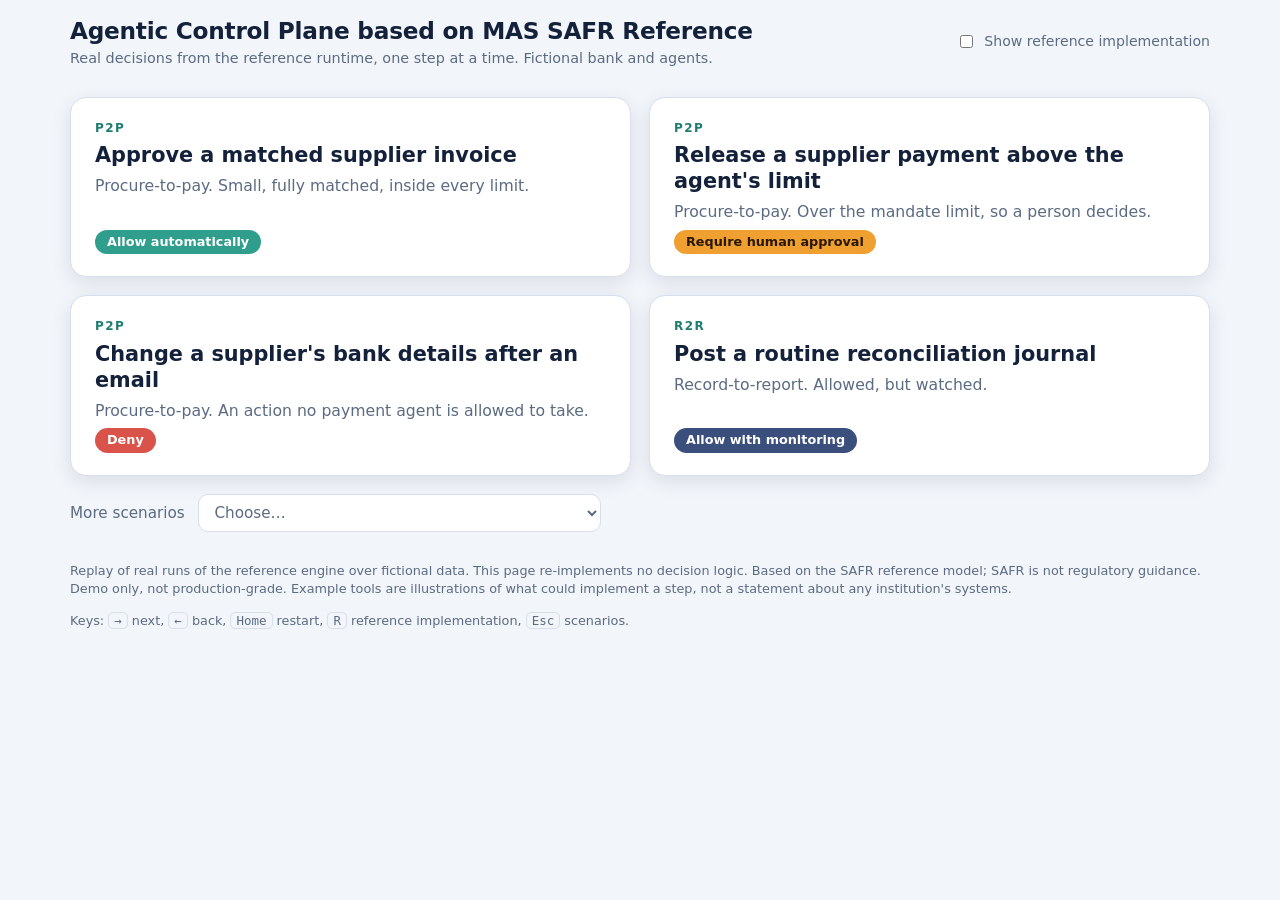
<file: docs/index.html>
<!doctype html>
<html lang="en">
<head>
<meta charset="utf-8">
<meta name="viewport" content="width=device-width, initial-scale=1">
<meta http-equiv="refresh" content="0; url=demo/internal-agents/">
<title>Agentic Runtime Governance</title>
</head>
<body>
<p>Redirecting to the <a href="demo/internal-agents/">interactive demo</a>.</p>
</body>
</html>
</file>
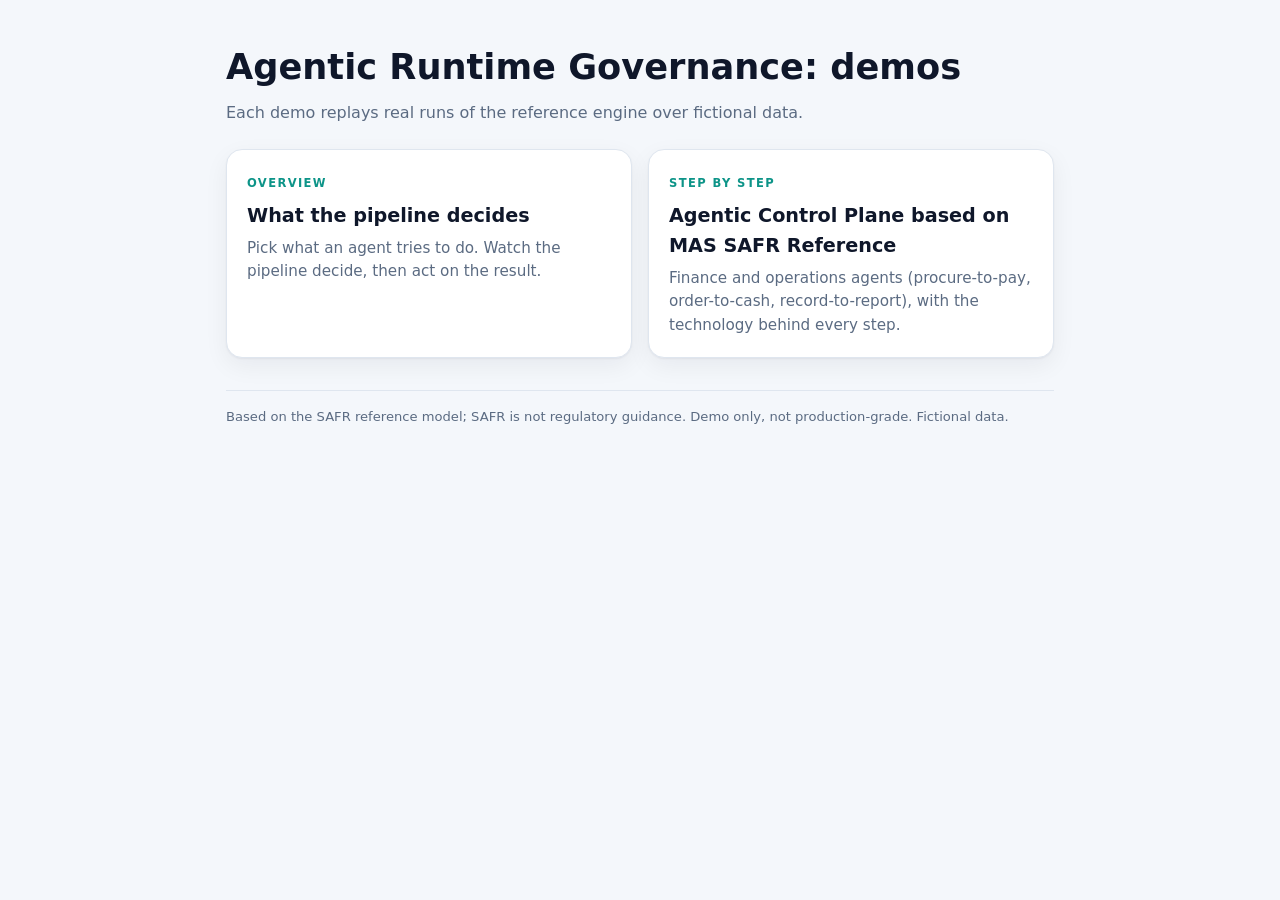
<file: docs/demo/index.html>
<!doctype html>
<html lang="en">
<head>
<meta charset="utf-8">
<meta name="viewport" content="width=device-width, initial-scale=1">
<title>Agentic Runtime Governance: demos</title>
<meta name="description" content="Interactive demos of the reference runtime over fictional data. Based on the SAFR reference model; not regulatory guidance.">
<style>
:root{--bg:#f4f7fb;--panel:#fff;--ink:#0f172a;--mute:#5b6b82;--line:#dfe6ef;--accent:#0d9488;--shadow:0 1px 2px rgba(15,23,42,.05),0 8px 24px rgba(15,23,42,.06)}
@media (prefers-color-scheme:dark){:root{--bg:#0b1524;--panel:#14243a;--ink:#f1f5f9;--mute:#9db0c8;--line:#233650;--accent:#2dd4bf;--shadow:0 8px 24px rgba(0,0,0,.25)}}
*{box-sizing:border-box}
body{margin:0;background:var(--bg);color:var(--ink);font:16px/1.55 Inter,"Segoe UI",system-ui,Helvetica,Arial,sans-serif}
main{max-width:860px;margin:0 auto;padding:40px 16px}
h1{font-size:clamp(1.6rem,4vw,2.2rem);margin:0 0 6px}
p.lead{color:var(--mute);margin:0 0 24px}
.grid{display:grid;grid-template-columns:repeat(auto-fit,minmax(300px,1fr));gap:16px}
a.card{display:block;text-decoration:none;color:inherit;background:var(--panel);border:1px solid var(--line);border-radius:16px;box-shadow:var(--shadow);padding:20px;transition:transform .15s,border-color .15s}
a.card:hover{transform:translateY(-2px);border-color:var(--accent)}
a.card:focus-visible{outline:3px solid var(--accent);outline-offset:2px}
.eyebrow{font-size:.72rem;font-weight:700;letter-spacing:.12em;text-transform:uppercase;color:var(--accent)}
h2{margin:6px 0;font-size:1.2rem}
a.card p{margin:0;color:var(--mute);font-size:.95rem}
footer{margin-top:32px;color:var(--mute);font-size:.82rem;border-top:1px solid var(--line);padding-top:16px}
</style>
</head>
<body>
<main>
<h1>Agentic Runtime Governance: demos</h1>
<p class="lead">Each demo replays real runs of the reference engine over fictional data.</p>
<div class="grid">
<a class="card" href="overview/"><span class="eyebrow">Overview</span><h2>What the pipeline decides</h2><p>Pick what an agent tries to do. Watch the pipeline decide, then act on the result.</p></a>
<a class="card" href="internal-agents/"><span class="eyebrow">Step by step</span><h2>Agentic Control Plane based on MAS SAFR Reference</h2><p>Finance and operations agents (procure-to-pay, order-to-cash, record-to-report), with the technology behind every step.</p></a>
</div>
<footer>Based on the SAFR reference model; SAFR is not regulatory guidance. Demo only, not production-grade. Fictional data.</footer>
</main>
</body>
</html>
</file>
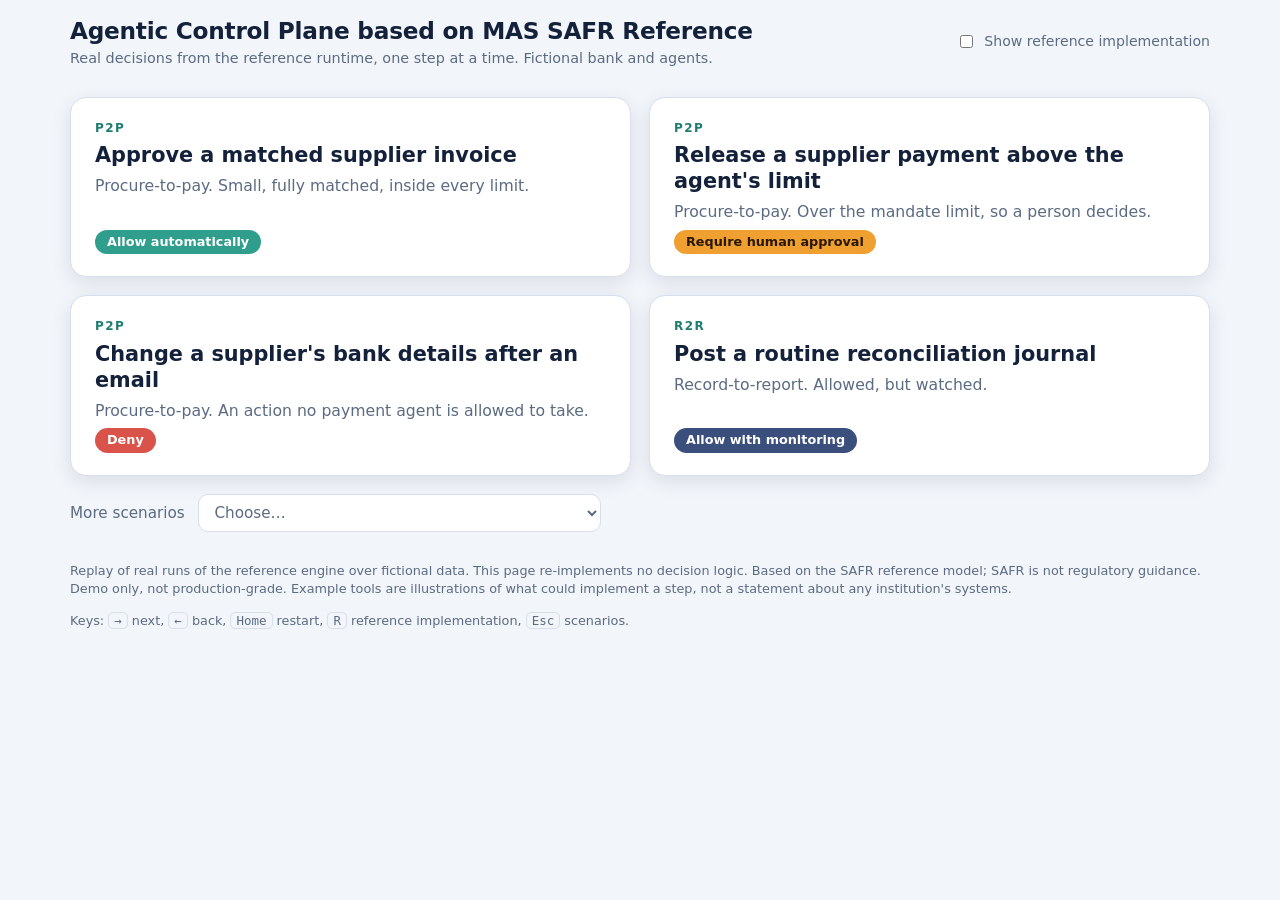
<file: docs/demo/internal-agents/index.html>
<!doctype html>
<html lang="en">
<head>
<meta charset="utf-8">
<meta name="viewport" content="width=device-width, initial-scale=1">
<title>Agentic Control Plane based on MAS SAFR Reference</title>
<meta name="description" content="Step-by-step replay of real governance decisions for internal finance and operations agents, over fictional data. Based on the SAFR reference model; not regulatory guidance.">
<style>
:root{--bg:#f2f5fa;--panel:#fff;--ink:#14213a;--mute:#5b6b82;--line:#d6dfeb;--teal:#3a9e8f;--tealD:#1f7d70;--navy:#0f2a3d;--deny:#d9534a;--esc:#f0a030;--auto:#2f9e8c;--obs:#3b4f7d;--ok:#1f9d6a;--shadow:0 6px 20px rgba(20,33,58,.1)}
*{box-sizing:border-box}
body{margin:0;background:var(--bg);color:var(--ink);font:17px/1.45 Inter,"Segoe UI",system-ui,Helvetica,Arial,sans-serif;-webkit-font-smoothing:antialiased;padding-bottom:104px}
button,select{font:inherit;color:inherit;cursor:pointer}
.hide{display:none!important}
.wrap{max-width:1180px;margin:0 auto;padding:0 20px}
.top{padding:14px 0 6px}
.bar{display:flex;justify-content:space-between;gap:16px;align-items:center;flex-wrap:wrap}
h1{margin:0;font-size:1.45rem;letter-spacing:-.01em}
.sub{margin:0;color:var(--mute);font-size:.9rem}
.switch{font-size:.88rem;color:var(--mute);display:flex;gap:8px;align-items:center}
.ghost{background:var(--panel);border:1px solid var(--line);border-radius:10px;padding:6px 12px;font-size:.9rem}
.ghost:hover{border-color:var(--teal)}
button:focus-visible,select:focus-visible,input:focus-visible{outline:3px solid var(--teal);outline-offset:2px}
.grid{display:grid;grid-template-columns:1fr 1fr;gap:18px;margin-top:22px}
@media (max-width:760px){.grid{grid-template-columns:1fr}}
.pick{text-align:left;background:var(--panel);border:1px solid var(--line);border-radius:16px;padding:22px 24px;box-shadow:var(--shadow);min-height:150px;display:flex;flex-direction:column;gap:6px;transition:transform .15s,border-color .15s}
.pick:hover{transform:translateY(-3px);border-color:var(--teal)}
.pick .dom{font-size:.75rem;font-weight:700;letter-spacing:.12em;text-transform:uppercase;color:var(--tealD)}
.pick b{font-size:1.3rem;line-height:1.25}
.pick span.t{color:var(--mute);font-size:.98rem}
.tag{display:inline-block;align-self:flex-start;margin-top:auto;font-size:.8rem;font-weight:700;padding:3px 12px;border-radius:999px;color:#fff}
.tag.d-deny{background:var(--deny)}.tag.d-escalate{background:var(--esc);color:#2a1700}.tag.d-auto_execute{background:var(--auto)}.tag.d-observe{background:var(--obs)}
.more{display:block;margin-top:18px;color:var(--mute);font-size:.95rem}
.more select{margin-left:8px;background:var(--panel);border:1px solid var(--line);border-radius:10px;padding:8px 12px;min-width:340px;max-width:100%}
.scn-bar{display:flex;gap:16px;align-items:center;margin:12px 0 8px;flex-wrap:wrap}
#scn-title{font-weight:800;font-size:1.9rem;line-height:1.2;letter-spacing:-.01em}
.actchip{background:var(--navy);color:#fff;border-radius:999px;padding:2px 12px;font-size:.82rem;font-weight:700}
.diagram{position:relative;display:grid;grid-template-columns:210px minmax(0,1fr) 210px;gap:44px;margin-top:22px;align-items:center}
@media (max-width:900px){.diagram{grid-template-columns:1fr;gap:26px}}
.card{background:var(--panel);border:1px solid var(--line);border-radius:12px;padding:14px 16px;box-shadow:var(--shadow);text-align:center;transition:all .4s}
.lbl{font-size:.68rem;font-weight:700;letter-spacing:.1em;text-transform:uppercase;color:var(--mute)}
.card b{display:block;font-size:1.25rem;margin:2px 0}
.who{color:var(--mute);font-size:.92rem;min-height:1.4em}
.ask{font-weight:700;font-size:.98rem;margin-top:4px;min-height:1.4em}
.card.on{border-color:var(--teal);box-shadow:0 0 0 3px rgba(58,158,143,.4),var(--shadow)}
.card.st-ok{border-color:var(--ok);background:#effaf4}.card.st-stop{border-color:var(--deny);background:#fdeeed}.card.st-wait{border-color:var(--esc);background:#fff6e6}
.stext{font-size:.92rem;font-weight:700;min-height:1.4em;color:var(--mute)}
.st-ok .stext{color:var(--ok)}.st-stop .stext{color:var(--deny)}.st-wait .stext{color:#a8680a}
.side{display:flex;flex-direction:column;gap:46px}
.plane{background:#fff;border:2px solid var(--teal);border-radius:14px;box-shadow:var(--shadow);position:relative}
.plane::before,.plane::after{content:"\25B6";position:absolute;top:50%;color:var(--teal);font-size:1.3rem;transform:translateY(-50%)}
.plane::before{left:-34px}.plane::after{right:-34px}
@media (max-width:900px){.plane::before,.plane::after{display:none}}
.plane-h{border-radius:12px 12px 0 0;background:var(--teal);color:#fff;font-weight:700;padding:9px 16px;font-size:1.02rem}
.pbox{display:flex;gap:14px;padding:10px 16px;border-top:1px solid var(--line);transition:background .4s;min-height:84px}
.pbox:first-of-type{border-top:0}
.num{flex:0 0 auto;width:36px;height:36px;border-radius:50%;border:2px solid var(--line);display:grid;place-items:center;font-weight:800;color:var(--mute);transition:all .4s}
.pt{font-weight:700;font-size:1.02rem}
.pbody{flex:1;min-width:0}
.rows{list-style:none;margin:6px 0 0;padding:0;display:grid;gap:3px}
.rows li{display:flex;gap:8px;align-items:baseline;font-size:.95rem}
.rows .ic{flex:0 0 1.2em;font-weight:800;text-align:center}
.rows .d{color:var(--mute);font-size:.86rem;margin-left:auto;text-align:right}
.rows .ok .ic{color:var(--ok)}.rows .fail .ic{color:var(--deny)}.rows .warn .ic{color:#c27a08}.rows .mon .ic{color:var(--obs)}.rows .skip{color:#a3afc0}
.rows .fail,.rows .fail .d{color:var(--deny);font-weight:700}
.rows .warn,.rows .warn .d{color:#a8680a;font-weight:700}
.rows .mon{color:var(--obs)}
.rows li.new{animation:rowin .5s ease both;animation-delay:calc(var(--i)*.28s)}
@keyframes rowin{from{opacity:0;transform:translateX(-10px)}to{opacity:1;transform:none}}
.pbox.on{background:#eefaf8}
.pbox.on .num{border-color:var(--teal);background:var(--teal);color:#fff;transform:scale(1.1)}
.pbox.pass .num{border-color:var(--ok);color:var(--ok)}.pbox.stop .num{border-color:var(--deny);color:var(--deny)}.pbox.wait .num{border-color:var(--esc);color:#a8680a}
.pbox.on.stop .num{background:var(--deny);color:#fff}.pbox.on.wait .num{background:var(--esc);color:#2a1700}
.pbox.skip{opacity:.45}
.packet{position:absolute;left:0;top:0;z-index:3;background:var(--navy);color:#fff;border-radius:999px;padding:5px 16px;font-size:.88rem;font-weight:700;white-space:nowrap;box-shadow:0 6px 16px rgba(15,42,61,.35);transition:transform .9s cubic-bezier(.5,.1,.2,1),background .4s;pointer-events:none}
.packet.stop{background:var(--deny)}.packet.wait{background:var(--esc);color:#2a1700}
.disp{display:grid;grid-template-columns:repeat(4,1fr);gap:12px;margin-top:16px}
@media (max-width:760px){.disp{grid-template-columns:1fr 1fr}}
.tile{border-radius:10px;padding:12px 8px;text-align:center;font-weight:700;color:#fff;opacity:.28;transition:all .4s}
.tile.deny{background:var(--deny)}.tile.escalate{background:var(--esc);color:#2a1700}.tile.auto_execute{background:var(--auto)}.tile.observe{background:var(--obs)}
.tile.lit{opacity:1;transform:translateY(-3px) scale(1.04);box-shadow:var(--shadow)}
.caption{display:flex;gap:24px;justify-content:space-between;align-items:flex-start;margin:6px 0 14px;flex-wrap:wrap}
.caption h2{margin:0;font-size:1.35rem;color:var(--tealD);line-height:1.2;letter-spacing:-.01em}
.caption p{margin:2px 0 0;font-size:1.1rem;color:var(--mute)}
.tool{display:flex;flex-direction:column;align-items:flex-end;gap:2px;font-size:.7rem;letter-spacing:.1em;text-transform:uppercase;color:var(--mute)}
.tool b{font-size:1.05rem;letter-spacing:0;text-transform:none;background:var(--teal);border-radius:999px;padding:7px 18px;color:#fff;box-shadow:0 6px 16px rgba(58,158,143,.4)}
.ref{margin-top:26px;display:grid;gap:14px}
.refitem{background:var(--panel);border:1px solid var(--line);border-radius:12px;padding:14px 16px}
.refitem h3{margin:0 0 4px;font-size:1rem}
.refitem p{margin:0 0 8px;color:var(--mute);font-size:.92rem}
.chips{display:flex;flex-wrap:wrap;gap:6px;margin-bottom:8px}
.chip{font-size:.76rem;padding:2px 10px;border-radius:999px;background:var(--bg);border:1px solid var(--line)}
.comp{font-size:.85rem;margin:4px 0}
.comp .impl{font-weight:700;color:var(--tealD)}
.art h4{margin:10px 0 4px;font-size:.78rem;color:var(--mute);font-weight:600}
pre{margin:0;background:var(--bg);border:1px solid var(--line);border-radius:8px;padding:8px 10px;overflow:auto;max-height:280px;font:.76rem/1.45 ui-monospace,SFMono-Regular,Menlo,Consolas,monospace;white-space:pre-wrap;word-break:break-word}
table{width:100%;border-collapse:collapse;font-size:.84rem;background:var(--bg);border:1px solid var(--line)}
th{font-size:.68rem;letter-spacing:.08em;text-transform:uppercase;color:var(--mute)}
td,th{text-align:left;padding:6px 10px;border-bottom:1px solid var(--line);vertical-align:top;word-break:break-word}
tr.hit td{background:rgba(240,160,48,.2);font-weight:600}
.ctl{position:fixed;left:0;right:0;bottom:0;background:var(--panel);border-top:1px solid var(--line);padding:10px 0;box-shadow:0 -6px 20px rgba(20,33,58,.12);z-index:5}
.ctlrow{display:flex;gap:14px;align-items:center}
.nav{background:var(--bg);border:1px solid var(--line);border-radius:12px;padding:12px 22px;font-weight:700;min-width:120px}
.nav.primary{background:var(--teal);color:#fff;border-color:transparent}
.nav:disabled{opacity:.35;cursor:default}
.mid{flex:1;min-width:0;text-align:center}
.dots{display:flex;gap:6px;justify-content:center;flex-wrap:wrap}
.dot{width:14px;height:14px;border-radius:50%;border:2px solid var(--line);background:var(--bg);padding:0}
.dot.seen{background:#9db0c8}.dot.stop{border-color:var(--deny)}.dot.wait{border-color:var(--esc)}
.dot.cur{background:var(--teal);border-color:var(--teal);transform:scale(1.35)}
.dot.gap{margin-left:12px}
.count{font-size:.8rem;color:var(--mute);margin-top:4px}
.auto{font-size:.82rem;color:var(--mute);display:flex;gap:6px;align-items:center}
.auto select{background:var(--bg);border:1px solid var(--line);border-radius:8px;padding:2px 6px}
@media (max-width:760px){.auto{display:none}.nav{min-width:90px;padding:12px}}
.foot{color:var(--mute);font-size:.8rem;margin-top:30px}
kbd{border:1px solid var(--line);border-radius:5px;padding:0 5px;font-size:.78rem}
@media (prefers-reduced-motion:reduce){*{transition:none!important;animation:none!important}}

</style>
</head>
<body>
<header class="top">
<div class="wrap bar">
<div>
<h1>Agentic Control Plane based on MAS SAFR Reference</h1>
<p class="sub">Real decisions from the reference runtime, one step at a time. Fictional bank and agents.</p>
</div>
<label class="switch"><input type="checkbox" id="refmode"> Show reference implementation</label>
</div>
</header>
<main class="wrap">
<section id="picker" aria-label="Scenarios">
<div class="grid" id="grid"></div>
<label class="more">More scenarios <select id="more"></select></label>
</section>
<section id="stage" class="hide">
<div class="scn-bar"><button id="change" class="ghost">&larr; Scenarios</button><span id="scn-title"></span><span id="act" class="actchip hide"></span></div>
<div class="caption">
<div><h2 id="head"></h2><p id="sub"></p></div>
<div class="tool"><span>Example tool</span><b id="tool"></b></div>
</div>
<div class="diagram" id="diagram">
<div class="card agent" id="agent"><div class="lbl">Proposed action</div><b>AI agent</b><div class="who" id="agent-name"></div><div class="ask" id="agent-ask"></div></div>
<div class="plane" id="plane">
<div class="plane-h">Control plane: decide before execution</div>
<div class="pbox" id="b1"><div class="num">1</div><div class="pbody"><div class="pt">Verify agent identity and mandate</div><ul class="rows"></ul></div></div>
<div class="pbox" id="b2"><div class="num">2</div><div class="pbody"><div class="pt">Evaluate mandates, limits and controls</div><ul class="rows"></ul></div></div>
<div class="pbox" id="b3"><div class="num">3</div><div class="pbody"><div class="pt">Decide and create evidence</div><ul class="rows"></ul></div></div>
</div>
<div class="side">
<div class="card sys" id="system"><div class="lbl">Controlled execution</div><b>Bank systems</b><div class="stext" id="system-text"></div></div>
<div class="card rev" id="review"><div class="lbl">Human reviewer</div><div class="stext" id="review-text">Only if needed</div></div>
</div>
<div class="packet" id="packet"></div>
</div>
<div class="disp" id="disp"></div>
<section id="ref" class="ref hide" aria-label="Reference implementation"></section>
</section>
</main>
<nav class="ctl hide" id="ctl" aria-label="Step controls">
<div class="wrap ctlrow">
<button id="prev" class="nav">&#9664; Back</button>
<div class="mid"><div class="dots" id="dots"></div><div class="count" id="count"></div></div>
<button id="next" class="nav primary">Next &#9654;</button>
<div class="auto"><label><input type="checkbox" id="auto"> Autoplay</label>
<select id="speed" aria-label="Autoplay speed"><option value="12000">slow</option><option value="8000" selected>medium</option><option value="5000">faster</option></select></div>
</div>
</nav>
<footer class="wrap foot">
<p>Replay of real runs of the reference engine over fictional data. This page re-implements no decision logic. Based on the SAFR reference model; SAFR is not regulatory guidance. Demo only, not production-grade. Example tools are illustrations of what could implement a step, not a statement about any institution's systems.</p>
<p class="keys">Keys: <kbd>&rarr;</kbd> next, <kbd>&larr;</kbd> back, <kbd>Home</kbd> restart, <kbd>R</kbd> reference implementation, <kbd>Esc</kbd> scenarios.</p>
</footer>
<script>
/*DATA_START*/
const DATA = {
 "scenarios": [
  {
   "id": "p2p-invoice",
   "core": true,
   "domain": "P2P",
   "title": "Approve a matched supplier invoice",
   "blurb": "Procure-to-pay. Small, fully matched, inside every limit.",
   "system": "Accounts payable (ERP)",
   "outcomes": [
    "auto_execute"
   ],
   "beats": [
    {
     "id": "propose",
     "act": null,
     "head": "An agent asks to act",
     "sub": "Matched to its purchase order and goods receipt.",
     "tool": "LangGraph",
     "active": "agent",
     "status": "ok",
     "code": "",
     "view": {
      "agent": {
       "name": "Invoice agent",
       "ask": "Approve invoice · 8,400"
      },
      "boxes": {
       "1": {
        "state": "idle",
        "rows": []
       },
       "2": {
        "state": "idle",
        "rows": []
       },
       "3": {
        "state": "idle",
        "rows": []
       }
      },
      "disp": null,
      "system": {
       "state": "idle",
       "text": ""
      },
      "review": {
       "state": "idle",
       "text": ""
      },
      "packet": {
       "at": "agent",
       "state": "",
       "text": "Approve invoice · 8,400"
      }
     },
     "ref": [
      {
       "title": "p2p-invoice-agent-1 proposes an action",
       "tech": "The agent decides what to do. It cannot do it yet: the call to the bank system is held until the control plane answers.",
       "stack": [],
       "components": [],
       "artifacts": [
        {
         "label": "Proposed action",
         "kind": "table",
         "body": {
          "head": [
           "Field",
           "Value"
          ],
          "rows": [
           [
            "Agent",
            "p2p-invoice-agent-1"
           ],
           [
            "Action type",
            "invoice.approve"
           ],
           [
            "Scope",
            "ap:invoice:INV-20417"
           ],
           [
            "Parameters",
            "{\"amount\": 8400, \"currency\": \"USD\", \"invoice_id\": \"INV-20417\", \"supplier_id\": \"SUP-0042\"}"
           ],
           [
            "Target system",
            "Accounts payable (ERP)"
           ]
          ]
         }
        }
       ],
       "estate": ""
      },
      {
       "title": "The action is wrapped in a signed envelope",
       "tech": "Governance Envelope v1: a Pydantic model serialised to JSON, canonicalised (RFC 8785) and signed with the agent instance's Ed25519 key. A native adapter in the agent process builds it; a gateway can build the same envelope from an observed MCP or HTTP call instead.",
       "stack": [
        "Pydantic v2",
        "RFC 8785 canonical JSON",
        "SHA-256",
        "Ed25519"
       ],
       "components": [],
       "artifacts": [
        {
         "label": "Signed envelope (as submitted)",
         "kind": "json",
         "body": "{\n  \"schema_version\": \"1.0\",\n  \"envelope_id\": \"inv-1\",\n  \"created_at\": \"2026-03-02T09:00:00Z\",\n  \"action\": {\n    \"type\": \"invoice.approve\",\n    \"scope\": \"ap:invoice:INV-20417\",\n    \"parameters\": {\n      \"amount\": 8400,\n      \"currency\": \"USD\",\n      \"invoice_id\": \"INV-20417\",\n      \"supplier_id\": \"SUP-0042\"\n    },\n    \"parent_envelope_id\": null\n  },\n  \"action_trace\": {\n    \"steps\": [\n      {\n        \"step_id\": \"s1\",\n        \"kind\": \"retrieval\",\n        \"name\": \"read_invoice\",\n        \"input_hash\": null,\n        \"output_hash\": null,\n        \"started_at\": \"2026-03-02T09:00:01Z\",\n        \"ended_at\": \"2026-03-02T09:00:02Z\",\n        \"otel_span_id\": null\n      },\n      {\n        \"step_id\": \"s2\",\n        \"kind\": \"check\",\n        \"name\": \"po_match\",\n        \"input_hash\": null,\n        \"output_hash\": null,\n        \"started_at\": \"2026-03-02T09:00:02Z\",\n        \"ended_at\": \"2026-03-02T09:00:03Z\",\n        \"otel_span_id\": null\n      },\n      {\n        \"step_id\": \"s3\",\n        \"kind\": \"check\",\n        \"name\": \"goods_receipt_match\",\n        \"input_hash\": null,\n        \"output_hash\": null,\n        \"started_at\": \"2026-03-02T09:00:03Z\",\n        \"ended_at\": \"2026-03-02T09:00:04Z\",\n        \"otel_span_id\": null\n      }\n    ]\n  },\n  \"context\": {\n    \"agent_id\": \"p2p-invoice-agent-1\",\n    \"network_context\": \"internal\",\n    \"mandate_ref\": \"mandate-p2p-invoice-agent-1\",\n    \"system_state\": {},\n    \"policy_constraints\": [],\n    \"workflow_id\": null,\n    \"step_index\": 0,\n    \"signals\": {\n      \"confidence\": 0.93\n    }\n  },\n  \"provenance\": {\n    \"origin\": \"native\",\n    \"adapter_id\": \"adapter-p2p-invoice-agent-1\",\n    \"signature\": \"CEI4e2brcnMk_FezzuJ9…\",\n    \"observed_call\": null\n  }\n}"
        },
        {
         "label": "Action hash",
         "kind": "text",
         "body": "3c753b1dd2cf4de8d458965d6adb2cc43902b4ce77913a93cc6e3bae7ec261b1\nA decision token later binds to exactly this value."
        }
       ],
       "estate": ""
      }
     ]
    },
    {
     "id": "identity",
     "act": null,
     "head": "1 · Identity and mandate",
     "sub": "Known agent, valid mandate.",
     "tool": "Microsoft Entra ID",
     "active": "1",
     "status": "ok",
     "code": "",
     "view": {
      "agent": {
       "name": "Invoice agent",
       "ask": "Approve invoice · 8,400"
      },
      "boxes": {
       "1": {
        "state": "pass",
        "rows": [
         {
          "t": "Request is complete",
          "s": "ok",
          "d": ""
         },
         {
          "t": "Agent is registered",
          "s": "ok",
          "d": ""
         },
         {
          "t": "Agent is active",
          "s": "ok",
          "d": ""
         },
         {
          "t": "Signature matches its key",
          "s": "ok",
          "d": ""
         },
         {
          "t": "Mandate is valid",
          "s": "ok",
          "d": "up to 100,000 per action"
         }
        ]
       },
       "2": {
        "state": "idle",
        "rows": []
       },
       "3": {
        "state": "idle",
        "rows": []
       }
      },
      "disp": null,
      "system": {
       "state": "idle",
       "text": ""
      },
      "review": {
       "state": "idle",
       "text": ""
      },
      "packet": {
       "at": "b1",
       "state": "",
       "text": "Approve invoice · 8,400"
      }
     },
     "ref": [
      {
       "title": "Is the request complete and coherent?",
       "tech": "ValidateStage: schema check, required parameters per action type, trace completeness and ordering, mandate reference resolves. Failure is a decision (Deny), not an exception.",
       "stack": [
        "Schema validation",
        "Required parameters per action",
        "Trace checks"
       ],
       "components": [
        {
         "role": "stage:validate",
         "port": "PipelineStage",
         "impl": "ValidateStage",
         "config": {
          "pipeline": "validate"
         }
        }
       ],
       "artifacts": [
        {
         "label": "Checks",
         "kind": "table",
         "body": {
          "head": [
           "Check",
           "Result"
          ],
          "rows": [
           [
            "Required parameters",
            "amount, currency"
           ],
           [
            "Trace steps recorded",
            "read_invoice, po_match, goods_receipt_match"
           ],
           [
            "Result",
            "complete and coherent"
           ]
          ]
         }
        }
       ],
       "estate": ""
      },
      {
       "title": "Who is acting?",
       "tech": "IdentityStage with DefaultIdentityVerifier: registry lookup, status check, network context, then the Ed25519 signature is verified against the registered public key (origin authentication).",
       "stack": [
        "YAML agent register",
        "Ed25519 public keys",
        "active / suspended / revoked"
       ],
       "components": [
        {
         "role": "agent_registry",
         "port": "AgentRegistry",
         "impl": "FileRegistry",
         "config": {
          "type": "file",
          "path": "var/agents.yaml"
         }
        },
        {
         "role": "identity_verifier",
         "port": "IdentityVerifier",
         "impl": "DefaultIdentityVerifier",
         "config": {
          "type": "default"
         }
        },
        {
         "role": "envelope_authenticator",
         "port": "EnvelopeAuthenticator",
         "impl": "OriginDispatchAuthenticator",
         "config": {
          "type": "by-origin",
          "trusted_gateways": []
         }
        }
       ],
       "artifacts": [
        {
         "label": "Register entry (YAML)",
         "kind": "yaml",
         "body": "agent_id: p2p-invoice-agent-1\nagent_class: p2p\nstatus: active\nprincipal: ap-lead.example\npublic_keys:\n- \"-----BEGIN PUBLIC KEY-----MCowBQYDK2VwAy\\u2026\"\nallowed_network_contexts:\n- internal\n"
        },
        {
         "label": "Identity result",
         "kind": "json",
         "body": "{\n  \"status\": \"confirmed\",\n  \"agent_id\": \"p2p-invoice-agent-1\",\n  \"agent_class\": \"p2p\",\n  \"principal\": \"ap-lead.example\",\n  \"registry_id\": \"default\",\n  \"origin\": \"native\",\n  \"network_context\": \"internal\"\n}"
        }
       ],
       "estate": "Could be fed from the bank's identity and access management or workload identity."
      },
      {
       "title": "What is this agent allowed to do?",
       "tech": "MandateStage with FileMandateResolver: the mandate is signed by the principal's key; signature, validity window, revocation and delegation depth are checked. Its limits are later used to narrow the policy limit.",
       "stack": [
        "Signed mandate (Ed25519)",
        "Validity window",
        "Revocation, delegation depth"
       ],
       "components": [
        {
         "role": "mandate_resolver",
         "port": "MandateResolver",
         "impl": "FileMandateResolver",
         "config": {
          "type": "file",
          "path": "var/mandates.yaml"
         }
        }
       ],
       "artifacts": [
        {
         "label": "Mandate (signed by the accountable principal)",
         "kind": "json",
         "body": "{\n  \"mandate_id\": \"mandate-p2p-invoice-agent-1\",\n  \"principal\": \"ap-lead.example\",\n  \"agent_id\": \"p2p-invoice-agent-1\",\n  \"permitted_actions\": [\n    \"invoice.approve\"\n  ],\n  \"limits\": {\n    \"per_action\": 100000.0,\n    \"aggregate\": null,\n    \"rate\": null\n  },\n  \"conditions\": {},\n  \"not_before\": \"2026-03-01T09:00:00Z\",\n  \"not_after\": \"2026-05-31T09:00:00Z\",\n  \"delegation_chain\": [],\n  \"depth\": 0,\n  \"revocation_ref\": null,\n  \"signature\": \"CwqHNrIM61uswyqGMcmp…\"\n}"
        }
       ],
       "estate": "Could be issued from the bank's delegation-of-authority matrix."
      }
     ]
    },
    {
     "id": "controls",
     "act": null,
     "head": "2 · Limits and controls",
     "sub": "Every control passes.",
     "tool": "Open Policy Agent",
     "active": "2",
     "status": "ok",
     "code": "",
     "view": {
      "agent": {
       "name": "Invoice agent",
       "ask": "Approve invoice · 8,400"
      },
      "boxes": {
       "1": {
        "state": "pass",
        "rows": [
         {
          "t": "Request is complete",
          "s": "ok",
          "d": ""
         },
         {
          "t": "Agent is registered",
          "s": "ok",
          "d": ""
         },
         {
          "t": "Agent is active",
          "s": "ok",
          "d": ""
         },
         {
          "t": "Signature matches its key",
          "s": "ok",
          "d": ""
         },
         {
          "t": "Mandate is valid",
          "s": "ok",
          "d": "up to 100,000 per action"
         }
        ]
       },
       "2": {
        "state": "pass",
        "rows": [
         {
          "t": "Action allowed for this agent",
          "s": "ok",
          "d": "invoice.approve"
         },
         {
          "t": "Evidence and confidence",
          "s": "ok",
          "d": "confidence 0.93"
         },
         {
          "t": "Amount within limit",
          "s": "ok",
          "d": "8,400 against a limit of 50,000"
         },
         {
          "t": "Risk of this kind of action",
          "s": "ok",
          "d": "low"
         }
        ]
       },
       "3": {
        "state": "idle",
        "rows": []
       }
      },
      "disp": null,
      "system": {
       "state": "idle",
       "text": ""
      },
      "review": {
       "state": "idle",
       "text": ""
      },
      "packet": {
       "at": "b2",
       "state": "",
       "text": "Approve invoice · 8,400"
      }
     },
     "ref": [
      {
       "title": "Which controls apply?",
       "tech": "RetrieveStage with BundleControlsRepository: YAML controls filtered by action type and agent class. The policy version is the SHA-256 manifest of every file in the bundle. Running totals are read from the state store as a snapshot.",
       "stack": [
        "YAML control bundle",
        "Manifest hash = policy version",
        "Approved only"
       ],
       "components": [
        {
         "role": "controls_repository",
         "port": "ControlsRepository",
         "impl": "BundleControlsRepository",
         "config": {
          "type": "bundle",
          "path": "config/bundle"
         }
        },
        {
         "role": "state_store",
         "port": "StateStore",
         "impl": "SqliteStateStore",
         "config": {
          "type": "sqlite",
          "path": "var/state.db"
         }
        }
       ],
       "artifacts": [
        {
         "label": "Selection",
         "kind": "table",
         "body": {
          "head": [
           "Item",
           "Value"
          ],
          "rows": [
           [
            "Controls selected",
            "auth-p2p, evidence-p2p-three-way-match, exposure-p2p-per-action"
           ],
           [
            "Policy version",
            "7f2b022758ac70ade9b83e36…"
           ],
           [
            "Counters read",
            "none"
           ]
          ]
         }
        },
        {
         "label": "auth-p2p.yaml",
         "kind": "yaml",
         "body": "# Fictional control of the bank, internal-agents demo.\ncontrol_id: auth-p2p\nversion: 1\nsource: policy\ncategory: authorisation\napplies_to: {agent_classes: [p2p]}\nlogic: {type: authorisation, permitted_action_types: [invoice.approve, supplier_payment.release], max_delegation_depth: 1}\neffect: deny\nowner: finance-risk\nreview_status: approved\n"
        },
        {
         "label": "evidence-p2p-three-way-match.yaml",
         "kind": "yaml",
         "body": "# Fictional control of the bank, internal-agents demo.\ncontrol_id: evidence-p2p-three-way-match\nversion: 1\nsource: policy\ncategory: evidence\nkind: ai_specific\napplies_to: {action_types: [invoice.approve, supplier_payment.release]}\nlogic: {type: evidence, min_confidence: 0.8, signal: confidence, required_evidence: [po_match, goods_receipt_match]}\neffect: escalate\nescalation: {queue: ap-review, timeout_seconds: 900, reviewer_role: ap-reviewer, on_timeout: block}\nowner: accounts-payable\nreview_status: approved\n"
        },
        {
         "label": "exposure-p2p-per-action.yaml",
         "kind": "yaml",
         "body": "# Fictional control of the bank, internal-agents demo.\ncontrol_id: exposure-p2p-per-action\nversion: 1\nsource: policy\ncategory: exposure\napplies_to: {action_types: [invoice.approve, supplier_payment.release]}\nlogic: {type: exposure, scope: per_action, amount_parameter: amount, limit: 50000, apply_mandate_limit: true}\neffect: escalate\nescalation: {queue: ap-review, timeout_seconds: 900, reviewer_role: ap-reviewer, on_timeout: block}\nowner: accounts-payable\nreview_status: approved\n"
        }
       ],
       "estate": "Authored by risk owners, versioned like code, released through change management."
      },
      {
       "title": "Each control gives its verdict",
       "tech": "Pure functions, one per control kind. Probabilistic inputs (agent confidence) arrive as signals computed outside the core. The same input always gives the same result.",
       "stack": [
        "Python evaluators",
        "Counter snapshot (SQLite)",
        "Optional OPA / Rego"
       ],
       "components": [
        {
         "role": "evaluators",
         "port": "ControlEvaluator",
         "impl": "AuthorisationEvaluator, ExposureEvaluator, RateEvaluator, EvidenceEvaluator",
         "config": {
          "authorisation": {
           "type": "authorisation"
          },
          "exposure": {
           "type": "exposure"
          },
          "rate": {
           "type": "rate"
          },
          "evidence": {
           "type": "evidence"
          }
         }
        },
        {
         "role": "state_store",
         "port": "StateStore",
         "impl": "SqliteStateStore",
         "config": {
          "type": "sqlite",
          "path": "var/state.db"
         }
        }
       ],
       "artifacts": [
        {
         "label": "Control results",
         "kind": "table",
         "body": {
          "head": [
           "Control",
           "Result",
           "Reason",
           "Inputs"
          ],
          "rows": [
           [
            "auth-p2p",
            "pass",
            "-",
            "{\"action_type\": \"invoice.approve\"}"
           ],
           [
            "evidence-p2p-three-way-match",
            "pass",
            "-",
            "{\"value\": 0.93}"
           ],
           [
            "exposure-p2p-per-action",
            "pass",
            "-",
            "{\"amount\": 8400.0, \"limit\": 50000.0}"
           ]
          ],
          "mark": []
         }
        },
        {
         "label": "Optional: the exposure control as Rego (display only, not what ran)",
         "kind": "rego",
         "body": "# Per-action exposure; mirrors the built-in `exposure` evaluator (scope: per_action).\n# Input: envelope, identity, mandate, state, signals, at, logic (control.logic), effect.\npackage arg.exposure\n\namount := input.envelope.action.parameters[input.logic.amount_parameter]\n\nresult := {\"effect\": input.effect, \"reason_codes\": [\"EXP_AMOUNT_UNREADABLE\"]} if {\n\tnot is_number(amount)\n}\n\nresult := {\"effect\": input.effect, \"reason_codes\": [\"EXP_PER_ACTION_EXCEEDED\"]} if {\n\tis_number(amount)\n\tamount > input.logic.limit\n}\n"
        }
       ],
       "estate": ""
      },
      {
       "title": "How risky is this kind of action?",
       "tech": "ConfigRiskCalibrator: ordinal ranks (0 to 2) for reversibility, materiality band, customer impact and regulatory sensitivity, plus one for novelty, summed and compared to the observe, escalate and deny thresholds in calibration.yaml.",
       "stack": [
        "YAML calibration",
        "Ordinal score",
        "Thresholds per action type"
       ],
       "components": [
        {
         "role": "risk_calibrator",
         "port": "RiskCalibrator",
         "impl": "ConfigRiskCalibrator",
         "config": {
          "type": "config",
          "path": "config/bundle/calibration.yaml"
         }
        }
       ],
       "artifacts": [
        {
         "label": "Risk profile",
         "kind": "table",
         "body": {
          "head": [
           "Factor",
           "Value",
           "Rank"
          ],
          "rows": [
           [
            "Reversibility",
            "partially_reversible",
            1
           ],
           [
            "Materiality",
            "low (8400.0)",
            0
           ],
           [
            "Customer impact",
            "low",
            0
           ],
           [
            "Regulatory sensitivity",
            "low",
            0
           ],
           [
            "Novel for this agent",
            "false",
            0
           ],
           [
            "Score",
            "",
            1
           ],
           [
            "Thresholds",
            "observe 3, escalate 5, deny 7",
            ""
           ],
           [
            "Indicated by risk alone",
            "Allow automatically",
            ""
           ]
          ]
         }
        }
       ],
       "estate": ""
      }
     ]
    },
    {
     "id": "decide",
     "act": null,
     "head": "3 · Allow automatically",
     "sub": "No control objected.",
     "tool": "Kong Gateway",
     "active": "3",
     "status": "ok",
     "code": "",
     "view": {
      "agent": {
       "name": "Invoice agent",
       "ask": "Approve invoice · 8,400"
      },
      "boxes": {
       "1": {
        "state": "pass",
        "rows": [
         {
          "t": "Request is complete",
          "s": "ok",
          "d": ""
         },
         {
          "t": "Agent is registered",
          "s": "ok",
          "d": ""
         },
         {
          "t": "Agent is active",
          "s": "ok",
          "d": ""
         },
         {
          "t": "Signature matches its key",
          "s": "ok",
          "d": ""
         },
         {
          "t": "Mandate is valid",
          "s": "ok",
          "d": "up to 100,000 per action"
         }
        ]
       },
       "2": {
        "state": "pass",
        "rows": [
         {
          "t": "Action allowed for this agent",
          "s": "ok",
          "d": "invoice.approve"
         },
         {
          "t": "Evidence and confidence",
          "s": "ok",
          "d": "confidence 0.93"
         },
         {
          "t": "Amount within limit",
          "s": "ok",
          "d": "8,400 against a limit of 50,000"
         },
         {
          "t": "Risk of this kind of action",
          "s": "ok",
          "d": "low"
         }
        ]
       },
       "3": {
        "state": "pass",
        "rows": [
         {
          "t": "Decision",
          "s": "ok",
          "d": "Allow automatically"
         },
         {
          "t": "Because",
          "s": "ok",
          "d": "No control objected."
         }
        ]
       }
      },
      "disp": "auto_execute",
      "system": {
       "state": "idle",
       "text": ""
      },
      "review": {
       "state": "idle",
       "text": ""
      },
      "packet": {
       "at": "b3",
       "state": "",
       "text": "Approve invoice · 8,400"
      }
     },
     "ref": [
      {
       "title": "Decision: Allow automatically",
       "tech": "PrecedenceResolutionPolicy (Deny > Escalate > Observe > Auto-Execute). The reasons that decided the outcome are recorded as controlling; the others as contributing.",
       "stack": [
        "Deterministic, no I/O",
        "Precedence rule"
       ],
       "components": [
        {
         "role": "resolution_policy",
         "port": "ResolutionPolicy",
         "impl": "PrecedenceResolutionPolicy",
         "config": {
          "type": "precedence"
         }
        }
       ],
       "artifacts": [
        {
         "label": "Decision",
         "kind": "table",
         "body": {
          "head": [
           "Field",
           "Value"
          ],
          "rows": [
           [
            "Disposition",
            "Allow automatically"
           ],
           [
            "Decided at",
            "engine"
           ],
           [
            "Controlling reasons",
            "none"
           ],
           [
            "Contributing reasons",
            "none"
           ]
          ]
         }
        },
        {
         "label": "Response to the platform",
         "kind": "json",
         "body": "{\n  \"outcome\": \"auto_execute\",\n  \"reason_codes\": [],\n  \"decided_at_stage\": \"engine\"\n}"
        }
       ],
       "estate": ""
      }
     ]
    },
    {
     "id": "evidence",
     "act": null,
     "head": "3 · Evidence recorded",
     "sub": "Chained, tamper-evident log entry.",
     "tool": "Splunk",
     "active": "3",
     "status": "ok",
     "code": "",
     "view": {
      "agent": {
       "name": "Invoice agent",
       "ask": "Approve invoice · 8,400"
      },
      "boxes": {
       "1": {
        "state": "pass",
        "rows": [
         {
          "t": "Request is complete",
          "s": "ok",
          "d": ""
         },
         {
          "t": "Agent is registered",
          "s": "ok",
          "d": ""
         },
         {
          "t": "Agent is active",
          "s": "ok",
          "d": ""
         },
         {
          "t": "Signature matches its key",
          "s": "ok",
          "d": ""
         },
         {
          "t": "Mandate is valid",
          "s": "ok",
          "d": "up to 100,000 per action"
         }
        ]
       },
       "2": {
        "state": "pass",
        "rows": [
         {
          "t": "Action allowed for this agent",
          "s": "ok",
          "d": "invoice.approve"
         },
         {
          "t": "Evidence and confidence",
          "s": "ok",
          "d": "confidence 0.93"
         },
         {
          "t": "Amount within limit",
          "s": "ok",
          "d": "8,400 against a limit of 50,000"
         },
         {
          "t": "Risk of this kind of action",
          "s": "ok",
          "d": "low"
         }
        ]
       },
       "3": {
        "state": "pass",
        "rows": [
         {
          "t": "Decision",
          "s": "ok",
          "d": "Allow automatically"
         },
         {
          "t": "Because",
          "s": "ok",
          "d": "No control objected."
         },
         {
          "t": "Audit log",
          "s": "ok",
          "d": "entry #1, chained to the one before"
         }
        ]
       }
      },
      "disp": "auto_execute",
      "system": {
       "state": "idle",
       "text": ""
      },
      "review": {
       "state": "idle",
       "text": ""
      },
      "packet": {
       "at": "b3",
       "state": "",
       "text": "Approve invoice · 8,400"
      }
     },
     "ref": [
      {
       "title": "The decision is written to the audit log",
       "tech": "DecisionService appends to the AuditStore (SQLite here). Entry hash = SHA-256 over the entry plus the previous hash. The chain head is published to an anchor sink outside the store and verified.",
       "stack": [
        "SQLite append-only",
        "SHA-256 hash chain",
        "File anchor sink"
       ],
       "components": [
        {
         "role": "audit_store",
         "port": "AuditStore",
         "impl": "SqliteAuditStore",
         "config": {
          "type": "sqlite",
          "path": "var/audit.db"
         }
        },
        {
         "role": "anchor_sink",
         "port": "AnchorSink",
         "impl": "FileAnchorSink",
         "config": {
          "type": "file",
          "path": "var/anchors.jsonl"
         }
        }
       ],
       "artifacts": [
        {
         "label": "Audit entry (abridged)",
         "kind": "json",
         "body": "{\n  \"seq\": 1,\n  \"agent_stream\": \"p2p-invoice-agent-1\",\n  \"outcome\": \"auto_execute\",\n  \"decided_at_stage\": \"engine\",\n  \"policy_version\": \"7f2b022758ac70ad…\",\n  \"rules_applied\": [\n    \"auth-p2p: pass\",\n    \"evidence-p2p-three-way-match: pass\",\n    \"exposure-p2p-per-action: pass\"\n  ],\n  \"token_jti\": \"963de7c8c5ed4790ac8ae8938dd1b3ab\",\n  \"escalation_id\": null,\n  \"prev_hash\": \"0000000000000000…\",\n  \"entry_hash\": \"a029bebcb17517f2…\"\n}"
        },
        {
         "label": "Anchor and chain check",
         "kind": "json",
         "body": "{\n  \"anchored\": {\n    \"seq\": 1,\n    \"hash\": \"a029bebcb17517f2…\"\n  },\n  \"verify\": {\n    \"ok\": true,\n    \"checked\": 1,\n    \"code\": null,\n    \"seq\": null\n  }\n}"
        }
       ],
       "estate": "Stream can be exported to the bank's monitoring and archive systems."
      }
     ]
    },
    {
     "id": "system",
     "act": null,
     "head": "Amount changed to 84,000: refused",
     "sub": "The token only fits 8,400.",
     "tool": "SAP S/4HANA",
     "active": "system",
     "status": "stop",
     "code": "Response 403",
     "view": {
      "agent": {
       "name": "Invoice agent",
       "ask": "Approve invoice · 8,400"
      },
      "boxes": {
       "1": {
        "state": "pass",
        "rows": [
         {
          "t": "Request is complete",
          "s": "ok",
          "d": ""
         },
         {
          "t": "Agent is registered",
          "s": "ok",
          "d": ""
         },
         {
          "t": "Agent is active",
          "s": "ok",
          "d": ""
         },
         {
          "t": "Signature matches its key",
          "s": "ok",
          "d": ""
         },
         {
          "t": "Mandate is valid",
          "s": "ok",
          "d": "up to 100,000 per action"
         }
        ]
       },
       "2": {
        "state": "pass",
        "rows": [
         {
          "t": "Action allowed for this agent",
          "s": "ok",
          "d": "invoice.approve"
         },
         {
          "t": "Evidence and confidence",
          "s": "ok",
          "d": "confidence 0.93"
         },
         {
          "t": "Amount within limit",
          "s": "ok",
          "d": "8,400 against a limit of 50,000"
         },
         {
          "t": "Risk of this kind of action",
          "s": "ok",
          "d": "low"
         }
        ]
       },
       "3": {
        "state": "pass",
        "rows": [
         {
          "t": "Decision",
          "s": "ok",
          "d": "Allow automatically"
         },
         {
          "t": "Because",
          "s": "ok",
          "d": "No control objected."
         },
         {
          "t": "Audit log",
          "s": "ok",
          "d": "entry #1, chained to the one before"
         }
        ]
       }
      },
      "disp": "auto_execute",
      "system": {
       "state": "stop",
       "text": "Refused"
      },
      "review": {
       "state": "idle",
       "text": ""
      },
      "packet": {
       "at": "system",
       "state": "stop",
       "text": "Approve invoice · 84,000"
      }
     },
     "ref": [
      {
       "title": "A one-time token is issued",
       "tech": "Ed25519 JWS (compact). Claims: issuer, subject = agent, act_hash = hash of the action, policy_version, decision_id, outcome, jti, iat, exp. The id is single-use.",
       "stack": [
        "JWS compact, EdDSA",
        "Bound to the exact action",
        "One-time id"
       ],
       "components": [
        {
         "role": "token_service",
         "port": "TokenService",
         "impl": "Ed25519TokenService",
         "config": {
          "type": "ed25519",
          "private_key_path": "var/token.pem",
          "issuer": "bank-control-plane",
          "ttl_seconds": 300
         }
        }
       ],
       "artifacts": [
        {
         "label": "Token claims (decoded)",
         "kind": "json",
         "body": "{\n  \"act_hash\": \"3c753b1dd2cf4de8d458965d6adb2cc43902b4ce77913a93cc6e3bae7ec261b1\",\n  \"decision_id\": \"p2p-invoice-agent-1#1\",\n  \"exp\": 1772442300,\n  \"iat\": 1772442000,\n  \"iss\": \"bank-control-plane\",\n  \"jti\": \"963de7c8c5ed4790ac8ae8938dd1b3ab\",\n  \"outcome\": \"auto_execute\",\n  \"policy_version\": \"7f2b022758ac70ade9b83e369e65b47fa94b0a5b8ad43112b3fa279825de9e29\",\n  \"sub\": \"p2p-invoice-agent-1\"\n}"
        }
       ],
       "estate": ""
      },
      {
       "title": "",
       "tech": "The target system calls the decision API with the token and the hash of the action it was just asked to run. Signature, expiry, subject, action hash and one-time use are all checked.",
       "stack": [
        "FastAPI decision API",
        "POST /v1/tokens/consume",
        "Bearer role: consume"
       ],
       "components": [
        {
         "role": "token_service",
         "port": "TokenService",
         "impl": "Ed25519TokenService",
         "config": {
          "type": "ed25519",
          "private_key_path": "var/token.pem",
          "issuer": "bank-control-plane",
          "ttl_seconds": 300
         }
        },
        {
         "role": "state_store",
         "port": "StateStore",
         "impl": "SqliteStateStore",
         "config": {
          "type": "sqlite",
          "path": "var/state.db"
         }
        }
       ],
       "artifacts": [
        {
         "label": "Request",
         "kind": "json",
         "body": "{\n  \"POST\": \"/v1/tokens/consume\",\n  \"agent_id\": \"p2p-invoice-agent-1\",\n  \"act_hash\": \"8082ca8d9aa36979…\"\n}"
        },
        {
         "label": "Response 403",
         "kind": "json",
         "body": "{\n  \"code\": \"TOK_ACTION_MISMATCH\"\n}"
        }
       ],
       "estate": "The ERP, billing or ledger verifies the token at its own API edge."
      }
     ]
    },
    {
     "id": "system",
     "act": null,
     "head": "Bank system accepts",
     "sub": "One-time token, exact action only.",
     "tool": "SAP S/4HANA",
     "active": "system",
     "status": "ok",
     "code": "Response 200",
     "view": {
      "agent": {
       "name": "Invoice agent",
       "ask": "Approve invoice · 8,400"
      },
      "boxes": {
       "1": {
        "state": "pass",
        "rows": [
         {
          "t": "Request is complete",
          "s": "ok",
          "d": ""
         },
         {
          "t": "Agent is registered",
          "s": "ok",
          "d": ""
         },
         {
          "t": "Agent is active",
          "s": "ok",
          "d": ""
         },
         {
          "t": "Signature matches its key",
          "s": "ok",
          "d": ""
         },
         {
          "t": "Mandate is valid",
          "s": "ok",
          "d": "up to 100,000 per action"
         }
        ]
       },
       "2": {
        "state": "pass",
        "rows": [
         {
          "t": "Action allowed for this agent",
          "s": "ok",
          "d": "invoice.approve"
         },
         {
          "t": "Evidence and confidence",
          "s": "ok",
          "d": "confidence 0.93"
         },
         {
          "t": "Amount within limit",
          "s": "ok",
          "d": "8,400 against a limit of 50,000"
         },
         {
          "t": "Risk of this kind of action",
          "s": "ok",
          "d": "low"
         }
        ]
       },
       "3": {
        "state": "pass",
        "rows": [
         {
          "t": "Decision",
          "s": "ok",
          "d": "Allow automatically"
         },
         {
          "t": "Because",
          "s": "ok",
          "d": "No control objected."
         },
         {
          "t": "Audit log",
          "s": "ok",
          "d": "entry #1, chained to the one before"
         }
        ]
       }
      },
      "disp": "auto_execute",
      "system": {
       "state": "ok",
       "text": "Accepted"
      },
      "review": {
       "state": "idle",
       "text": ""
      },
      "packet": {
       "at": "system",
       "state": "",
       "text": "Approve invoice · 8,400"
      }
     },
     "ref": [
      {
       "title": "A one-time token is issued",
       "tech": "Ed25519 JWS (compact). Claims: issuer, subject = agent, act_hash = hash of the action, policy_version, decision_id, outcome, jti, iat, exp. The id is single-use.",
       "stack": [
        "JWS compact, EdDSA",
        "Bound to the exact action",
        "One-time id"
       ],
       "components": [
        {
         "role": "token_service",
         "port": "TokenService",
         "impl": "Ed25519TokenService",
         "config": {
          "type": "ed25519",
          "private_key_path": "var/token.pem",
          "issuer": "bank-control-plane",
          "ttl_seconds": 300
         }
        }
       ],
       "artifacts": [
        {
         "label": "Token claims (decoded)",
         "kind": "json",
         "body": "{\n  \"act_hash\": \"3c753b1dd2cf4de8d458965d6adb2cc43902b4ce77913a93cc6e3bae7ec261b1\",\n  \"decision_id\": \"p2p-invoice-agent-1#1\",\n  \"exp\": 1772442300,\n  \"iat\": 1772442000,\n  \"iss\": \"bank-control-plane\",\n  \"jti\": \"963de7c8c5ed4790ac8ae8938dd1b3ab\",\n  \"outcome\": \"auto_execute\",\n  \"policy_version\": \"7f2b022758ac70ade9b83e369e65b47fa94b0a5b8ad43112b3fa279825de9e29\",\n  \"sub\": \"p2p-invoice-agent-1\"\n}"
        }
       ],
       "estate": ""
      },
      {
       "title": "",
       "tech": "The target system calls the decision API with the token and the hash of the action it was just asked to run. Signature, expiry, subject, action hash and one-time use are all checked.",
       "stack": [
        "FastAPI decision API",
        "POST /v1/tokens/consume",
        "Bearer role: consume"
       ],
       "components": [
        {
         "role": "token_service",
         "port": "TokenService",
         "impl": "Ed25519TokenService",
         "config": {
          "type": "ed25519",
          "private_key_path": "var/token.pem",
          "issuer": "bank-control-plane",
          "ttl_seconds": 300
         }
        },
        {
         "role": "state_store",
         "port": "StateStore",
         "impl": "SqliteStateStore",
         "config": {
          "type": "sqlite",
          "path": "var/state.db"
         }
        }
       ],
       "artifacts": [
        {
         "label": "Request",
         "kind": "json",
         "body": "{\n  \"POST\": \"/v1/tokens/consume\",\n  \"agent_id\": \"p2p-invoice-agent-1\",\n  \"act_hash\": \"3c753b1dd2cf4de8…\"\n}"
        },
        {
         "label": "Response 200",
         "kind": "json",
         "body": "{\n  \"code\": \"ok\",\n  \"consumed_jti\": \"963de7c8c5ed4790ac8ae8938dd1b3ab\"\n}"
        }
       ],
       "estate": "The ERP, billing or ledger verifies the token at its own API edge."
      }
     ]
    }
   ],
   "fingerprint": {
    "decisions": [
     {
      "outcome": "auto_execute",
      "stage": "engine",
      "reasons": [],
      "rules": [
       [
        "auth-p2p",
        "pass"
       ],
       [
        "evidence-p2p-three-way-match",
        "pass"
       ],
       [
        "exposure-p2p-per-action",
        "pass"
       ]
      ]
     }
    ],
    "beats": [
     [
      "propose",
      "ok",
      ""
     ],
     [
      "identity",
      "ok",
      ""
     ],
     [
      "controls",
      "ok",
      ""
     ],
     [
      "decide",
      "ok",
      ""
     ],
     [
      "evidence",
      "ok",
      ""
     ],
     [
      "system",
      "stop",
      "Response 403"
     ],
     [
      "system",
      "ok",
      "Response 200"
     ]
    ]
   }
  },
  {
   "id": "p2p-payment",
   "core": true,
   "domain": "P2P",
   "title": "Release a supplier payment above the agent's limit",
   "blurb": "Procure-to-pay. Over the mandate limit, so a person decides.",
   "system": "Payments (ERP to bank rail)",
   "outcomes": [
    "escalate"
   ],
   "beats": [
    {
     "id": "propose",
     "act": null,
     "head": "An agent asks to act",
     "sub": "A matched invoice is ready to pay.",
     "tool": "LangGraph",
     "active": "agent",
     "status": "ok",
     "code": "",
     "view": {
      "agent": {
       "name": "Payment agent",
       "ask": "Release supplier payment · 32,000"
      },
      "boxes": {
       "1": {
        "state": "idle",
        "rows": []
       },
       "2": {
        "state": "idle",
        "rows": []
       },
       "3": {
        "state": "idle",
        "rows": []
       }
      },
      "disp": null,
      "system": {
       "state": "idle",
       "text": ""
      },
      "review": {
       "state": "idle",
       "text": ""
      },
      "packet": {
       "at": "agent",
       "state": "",
       "text": "Release supplier payment · 32,000"
      }
     },
     "ref": [
      {
       "title": "p2p-payment-agent-1 proposes an action",
       "tech": "The agent decides what to do. It cannot do it yet: the call to the bank system is held until the control plane answers.",
       "stack": [],
       "components": [],
       "artifacts": [
        {
         "label": "Proposed action",
         "kind": "table",
         "body": {
          "head": [
           "Field",
           "Value"
          ],
          "rows": [
           [
            "Agent",
            "p2p-payment-agent-1"
           ],
           [
            "Action type",
            "supplier_payment.release"
           ],
           [
            "Scope",
            "ap:supplier:SUP-0042"
           ],
           [
            "Parameters",
            "{\"amount\": 32000, \"currency\": \"USD\", \"invoice_id\": \"INV-20398\", \"supplier_id\": \"SUP-0042\"}"
           ],
           [
            "Target system",
            "Payments (ERP to bank rail)"
           ]
          ]
         }
        }
       ],
       "estate": ""
      },
      {
       "title": "The action is wrapped in a signed envelope",
       "tech": "Governance Envelope v1: a Pydantic model serialised to JSON, canonicalised (RFC 8785) and signed with the agent instance's Ed25519 key. A native adapter in the agent process builds it; a gateway can build the same envelope from an observed MCP or HTTP call instead.",
       "stack": [
        "Pydantic v2",
        "RFC 8785 canonical JSON",
        "SHA-256",
        "Ed25519"
       ],
       "components": [],
       "artifacts": [
        {
         "label": "Signed envelope (as submitted)",
         "kind": "json",
         "body": "{\n  \"schema_version\": \"1.0\",\n  \"envelope_id\": \"pay-1\",\n  \"created_at\": \"2026-03-02T09:00:00Z\",\n  \"action\": {\n    \"type\": \"supplier_payment.release\",\n    \"scope\": \"ap:supplier:SUP-0042\",\n    \"parameters\": {\n      \"amount\": 32000,\n      \"currency\": \"USD\",\n      \"invoice_id\": \"INV-20398\",\n      \"supplier_id\": \"SUP-0042\"\n    },\n    \"parent_envelope_id\": null\n  },\n  \"action_trace\": {\n    \"steps\": [\n      {\n        \"step_id\": \"s1\",\n        \"kind\": \"retrieval\",\n        \"name\": \"read_invoice\",\n        \"input_hash\": null,\n        \"output_hash\": null,\n        \"started_at\": \"2026-03-02T09:00:01Z\",\n        \"ended_at\": \"2026-03-02T09:00:02Z\",\n        \"otel_span_id\": null\n      },\n      {\n        \"step_id\": \"s2\",\n        \"kind\": \"check\",\n        \"name\": \"po_match\",\n        \"input_hash\": null,\n        \"output_hash\": null,\n        \"started_at\": \"2026-03-02T09:00:02Z\",\n        \"ended_at\": \"2026-03-02T09:00:03Z\",\n        \"otel_span_id\": null\n      },\n      {\n        \"step_id\": \"s3\",\n        \"kind\": \"check\",\n        \"name\": \"goods_receipt_match\",\n        \"input_hash\": null,\n        \"output_hash\": null,\n        \"started_at\": \"2026-03-02T09:00:03Z\",\n        \"ended_at\": \"2026-03-02T09:00:04Z\",\n        \"otel_span_id\": null\n      }\n    ]\n  },\n  \"context\": {\n    \"agent_id\": \"p2p-payment-agent-1\",\n    \"network_context\": \"internal\",\n    \"mandate_ref\": \"mandate-p2p-payment-agent-1\",\n    \"system_state\": {},\n    \"policy_constraints\": [],\n    \"workflow_id\": null,\n    \"step_index\": 0,\n    \"signals\": {\n      \"confidence\": 0.95\n    }\n  },\n  \"provenance\": {\n    \"origin\": \"native\",\n    \"adapter_id\": \"adapter-p2p-payment-agent-1\",\n    \"signature\": \"Q7zVAsvPkoAHhVdWHvjb…\",\n    \"observed_call\": null\n  }\n}"
        },
        {
         "label": "Action hash",
         "kind": "text",
         "body": "f1b2544a850e79c583c7fe3750b47faa5ac6a75b19673fde3a8bfcc705a15e9d\nA decision token later binds to exactly this value."
        }
       ],
       "estate": ""
      }
     ]
    },
    {
     "id": "identity",
     "act": null,
     "head": "1 · Identity and mandate",
     "sub": "Known agent, valid mandate.",
     "tool": "Microsoft Entra ID",
     "active": "1",
     "status": "ok",
     "code": "",
     "view": {
      "agent": {
       "name": "Payment agent",
       "ask": "Release supplier payment · 32,000"
      },
      "boxes": {
       "1": {
        "state": "pass",
        "rows": [
         {
          "t": "Request is complete",
          "s": "ok",
          "d": ""
         },
         {
          "t": "Agent is registered",
          "s": "ok",
          "d": ""
         },
         {
          "t": "Agent is active",
          "s": "ok",
          "d": ""
         },
         {
          "t": "Signature matches its key",
          "s": "ok",
          "d": ""
         },
         {
          "t": "Mandate is valid",
          "s": "ok",
          "d": "up to 25,000 per action"
         }
        ]
       },
       "2": {
        "state": "idle",
        "rows": []
       },
       "3": {
        "state": "idle",
        "rows": []
       }
      },
      "disp": null,
      "system": {
       "state": "idle",
       "text": ""
      },
      "review": {
       "state": "idle",
       "text": ""
      },
      "packet": {
       "at": "b1",
       "state": "",
       "text": "Release supplier payment · 32,000"
      }
     },
     "ref": [
      {
       "title": "Is the request complete and coherent?",
       "tech": "ValidateStage: schema check, required parameters per action type, trace completeness and ordering, mandate reference resolves. Failure is a decision (Deny), not an exception.",
       "stack": [
        "Schema validation",
        "Required parameters per action",
        "Trace checks"
       ],
       "components": [
        {
         "role": "stage:validate",
         "port": "PipelineStage",
         "impl": "ValidateStage",
         "config": {
          "pipeline": "validate"
         }
        }
       ],
       "artifacts": [
        {
         "label": "Checks",
         "kind": "table",
         "body": {
          "head": [
           "Check",
           "Result"
          ],
          "rows": [
           [
            "Required parameters",
            "amount, currency"
           ],
           [
            "Trace steps recorded",
            "read_invoice, po_match, goods_receipt_match"
           ],
           [
            "Result",
            "complete and coherent"
           ]
          ]
         }
        }
       ],
       "estate": ""
      },
      {
       "title": "Who is acting?",
       "tech": "IdentityStage with DefaultIdentityVerifier: registry lookup, status check, network context, then the Ed25519 signature is verified against the registered public key (origin authentication).",
       "stack": [
        "YAML agent register",
        "Ed25519 public keys",
        "active / suspended / revoked"
       ],
       "components": [
        {
         "role": "agent_registry",
         "port": "AgentRegistry",
         "impl": "FileRegistry",
         "config": {
          "type": "file",
          "path": "var/agents.yaml"
         }
        },
        {
         "role": "identity_verifier",
         "port": "IdentityVerifier",
         "impl": "DefaultIdentityVerifier",
         "config": {
          "type": "default"
         }
        },
        {
         "role": "envelope_authenticator",
         "port": "EnvelopeAuthenticator",
         "impl": "OriginDispatchAuthenticator",
         "config": {
          "type": "by-origin",
          "trusted_gateways": []
         }
        }
       ],
       "artifacts": [
        {
         "label": "Register entry (YAML)",
         "kind": "yaml",
         "body": "agent_id: p2p-payment-agent-1\nagent_class: p2p\nstatus: active\nprincipal: ap-lead.example\npublic_keys:\n- \"-----BEGIN PUBLIC KEY-----MCowBQYDK2VwAy\\u2026\"\nallowed_network_contexts:\n- internal\n"
        },
        {
         "label": "Identity result",
         "kind": "json",
         "body": "{\n  \"status\": \"confirmed\",\n  \"agent_id\": \"p2p-payment-agent-1\",\n  \"agent_class\": \"p2p\",\n  \"principal\": \"ap-lead.example\",\n  \"registry_id\": \"default\",\n  \"origin\": \"native\",\n  \"network_context\": \"internal\"\n}"
        }
       ],
       "estate": "Could be fed from the bank's identity and access management or workload identity."
      },
      {
       "title": "What is this agent allowed to do?",
       "tech": "MandateStage with FileMandateResolver: the mandate is signed by the principal's key; signature, validity window, revocation and delegation depth are checked. Its limits are later used to narrow the policy limit.",
       "stack": [
        "Signed mandate (Ed25519)",
        "Validity window",
        "Revocation, delegation depth"
       ],
       "components": [
        {
         "role": "mandate_resolver",
         "port": "MandateResolver",
         "impl": "FileMandateResolver",
         "config": {
          "type": "file",
          "path": "var/mandates.yaml"
         }
        }
       ],
       "artifacts": [
        {
         "label": "Mandate (signed by the accountable principal)",
         "kind": "json",
         "body": "{\n  \"mandate_id\": \"mandate-p2p-payment-agent-1\",\n  \"principal\": \"ap-lead.example\",\n  \"agent_id\": \"p2p-payment-agent-1\",\n  \"permitted_actions\": [\n    \"supplier_payment.release\"\n  ],\n  \"limits\": {\n    \"per_action\": 25000.0,\n    \"aggregate\": null,\n    \"rate\": null\n  },\n  \"conditions\": {},\n  \"not_before\": \"2026-03-01T09:00:00Z\",\n  \"not_after\": \"2026-05-31T09:00:00Z\",\n  \"delegation_chain\": [],\n  \"depth\": 0,\n  \"revocation_ref\": null,\n  \"signature\": \"KD7PWqrwd3hN0pyag3fJ…\"\n}"
        }
       ],
       "estate": "Could be issued from the bank's delegation-of-authority matrix."
      }
     ]
    },
    {
     "id": "controls",
     "act": null,
     "head": "2 · Limits and controls",
     "sub": "Over the limit: 32,000 against a limit of 25,000",
     "tool": "Open Policy Agent",
     "active": "2",
     "status": "wait",
     "code": "",
     "view": {
      "agent": {
       "name": "Payment agent",
       "ask": "Release supplier payment · 32,000"
      },
      "boxes": {
       "1": {
        "state": "pass",
        "rows": [
         {
          "t": "Request is complete",
          "s": "ok",
          "d": ""
         },
         {
          "t": "Agent is registered",
          "s": "ok",
          "d": ""
         },
         {
          "t": "Agent is active",
          "s": "ok",
          "d": ""
         },
         {
          "t": "Signature matches its key",
          "s": "ok",
          "d": ""
         },
         {
          "t": "Mandate is valid",
          "s": "ok",
          "d": "up to 25,000 per action"
         }
        ]
       },
       "2": {
        "state": "wait",
        "rows": [
         {
          "t": "Action allowed for this agent",
          "s": "ok",
          "d": "supplier_payment.release"
         },
         {
          "t": "Evidence and confidence",
          "s": "ok",
          "d": "confidence 0.95"
         },
         {
          "t": "Amount within limit",
          "s": "warn",
          "d": "32,000 against a limit of 25,000"
         },
         {
          "t": "Risk of this kind of action",
          "s": "mon",
          "d": "sensitive, watch"
         }
        ]
       },
       "3": {
        "state": "idle",
        "rows": []
       }
      },
      "disp": null,
      "system": {
       "state": "idle",
       "text": ""
      },
      "review": {
       "state": "idle",
       "text": ""
      },
      "packet": {
       "at": "b2",
       "state": "wait",
       "text": "Release supplier payment · 32,000"
      }
     },
     "ref": [
      {
       "title": "Which controls apply?",
       "tech": "RetrieveStage with BundleControlsRepository: YAML controls filtered by action type and agent class. The policy version is the SHA-256 manifest of every file in the bundle. Running totals are read from the state store as a snapshot.",
       "stack": [
        "YAML control bundle",
        "Manifest hash = policy version",
        "Approved only"
       ],
       "components": [
        {
         "role": "controls_repository",
         "port": "ControlsRepository",
         "impl": "BundleControlsRepository",
         "config": {
          "type": "bundle",
          "path": "config/bundle"
         }
        },
        {
         "role": "state_store",
         "port": "StateStore",
         "impl": "SqliteStateStore",
         "config": {
          "type": "sqlite",
          "path": "var/state.db"
         }
        }
       ],
       "artifacts": [
        {
         "label": "Selection",
         "kind": "table",
         "body": {
          "head": [
           "Item",
           "Value"
          ],
          "rows": [
           [
            "Controls selected",
            "auth-p2p, evidence-p2p-three-way-match, exposure-p2p-per-action"
           ],
           [
            "Policy version",
            "7f2b022758ac70ade9b83e36…"
           ],
           [
            "Counters read",
            "none"
           ]
          ]
         }
        },
        {
         "label": "auth-p2p.yaml",
         "kind": "yaml",
         "body": "# Fictional control of the bank, internal-agents demo.\ncontrol_id: auth-p2p\nversion: 1\nsource: policy\ncategory: authorisation\napplies_to: {agent_classes: [p2p]}\nlogic: {type: authorisation, permitted_action_types: [invoice.approve, supplier_payment.release], max_delegation_depth: 1}\neffect: deny\nowner: finance-risk\nreview_status: approved\n"
        },
        {
         "label": "evidence-p2p-three-way-match.yaml",
         "kind": "yaml",
         "body": "# Fictional control of the bank, internal-agents demo.\ncontrol_id: evidence-p2p-three-way-match\nversion: 1\nsource: policy\ncategory: evidence\nkind: ai_specific\napplies_to: {action_types: [invoice.approve, supplier_payment.release]}\nlogic: {type: evidence, min_confidence: 0.8, signal: confidence, required_evidence: [po_match, goods_receipt_match]}\neffect: escalate\nescalation: {queue: ap-review, timeout_seconds: 900, reviewer_role: ap-reviewer, on_timeout: block}\nowner: accounts-payable\nreview_status: approved\n"
        },
        {
         "label": "exposure-p2p-per-action.yaml",
         "kind": "yaml",
         "body": "# Fictional control of the bank, internal-agents demo.\ncontrol_id: exposure-p2p-per-action\nversion: 1\nsource: policy\ncategory: exposure\napplies_to: {action_types: [invoice.approve, supplier_payment.release]}\nlogic: {type: exposure, scope: per_action, amount_parameter: amount, limit: 50000, apply_mandate_limit: true}\neffect: escalate\nescalation: {queue: ap-review, timeout_seconds: 900, reviewer_role: ap-reviewer, on_timeout: block}\nowner: accounts-payable\nreview_status: approved\n"
        }
       ],
       "estate": "Authored by risk owners, versioned like code, released through change management."
      },
      {
       "title": "Each control gives its verdict",
       "tech": "Pure functions, one per control kind. Probabilistic inputs (agent confidence) arrive as signals computed outside the core. The same input always gives the same result.",
       "stack": [
        "Python evaluators",
        "Counter snapshot (SQLite)",
        "Optional OPA / Rego"
       ],
       "components": [
        {
         "role": "evaluators",
         "port": "ControlEvaluator",
         "impl": "AuthorisationEvaluator, ExposureEvaluator, RateEvaluator, EvidenceEvaluator",
         "config": {
          "authorisation": {
           "type": "authorisation"
          },
          "exposure": {
           "type": "exposure"
          },
          "rate": {
           "type": "rate"
          },
          "evidence": {
           "type": "evidence"
          }
         }
        },
        {
         "role": "state_store",
         "port": "StateStore",
         "impl": "SqliteStateStore",
         "config": {
          "type": "sqlite",
          "path": "var/state.db"
         }
        }
       ],
       "artifacts": [
        {
         "label": "Control results",
         "kind": "table",
         "body": {
          "head": [
           "Control",
           "Result",
           "Reason",
           "Inputs"
          ],
          "rows": [
           [
            "auth-p2p",
            "pass",
            "-",
            "{\"action_type\": \"supplier_payment.release\"}"
           ],
           [
            "evidence-p2p-three-way-match",
            "pass",
            "-",
            "{\"value\": 0.95}"
           ],
           [
            "exposure-p2p-per-action",
            "fire",
            "EXP_PER_ACTION_EXCEEDED",
            "{\"amount\": 32000.0, \"limit\": 25000.0}"
           ]
          ],
          "mark": [
           2
          ]
         }
        },
        {
         "label": "Optional: the exposure control as Rego (display only, not what ran)",
         "kind": "rego",
         "body": "# Per-action exposure; mirrors the built-in `exposure` evaluator (scope: per_action).\n# Input: envelope, identity, mandate, state, signals, at, logic (control.logic), effect.\npackage arg.exposure\n\namount := input.envelope.action.parameters[input.logic.amount_parameter]\n\nresult := {\"effect\": input.effect, \"reason_codes\": [\"EXP_AMOUNT_UNREADABLE\"]} if {\n\tnot is_number(amount)\n}\n\nresult := {\"effect\": input.effect, \"reason_codes\": [\"EXP_PER_ACTION_EXCEEDED\"]} if {\n\tis_number(amount)\n\tamount > input.logic.limit\n}\n"
        }
       ],
       "estate": ""
      },
      {
       "title": "How risky is this kind of action?",
       "tech": "ConfigRiskCalibrator: ordinal ranks (0 to 2) for reversibility, materiality band, customer impact and regulatory sensitivity, plus one for novelty, summed and compared to the observe, escalate and deny thresholds in calibration.yaml.",
       "stack": [
        "YAML calibration",
        "Ordinal score",
        "Thresholds per action type"
       ],
       "components": [
        {
         "role": "risk_calibrator",
         "port": "RiskCalibrator",
         "impl": "ConfigRiskCalibrator",
         "config": {
          "type": "config",
          "path": "config/bundle/calibration.yaml"
         }
        }
       ],
       "artifacts": [
        {
         "label": "Risk profile",
         "kind": "table",
         "body": {
          "head": [
           "Factor",
           "Value",
           "Rank"
          ],
          "rows": [
           [
            "Reversibility",
            "partially_reversible",
            1
           ],
           [
            "Materiality",
            "medium (32000.0)",
            1
           ],
           [
            "Customer impact",
            "low",
            0
           ],
           [
            "Regulatory sensitivity",
            "medium",
            1
           ],
           [
            "Novel for this agent",
            "false",
            0
           ],
           [
            "Score",
            "",
            3
           ],
           [
            "Thresholds",
            "observe 3, escalate 5, deny 7",
            ""
           ],
           [
            "Indicated by risk alone",
            "Allow with monitoring",
            ""
           ]
          ]
         }
        }
       ],
       "estate": ""
      }
     ]
    },
    {
     "id": "decide",
     "act": null,
     "head": "3 · Require human approval",
     "sub": "Over the limit",
     "tool": "Kong Gateway",
     "active": "3",
     "status": "wait",
     "code": "",
     "view": {
      "agent": {
       "name": "Payment agent",
       "ask": "Release supplier payment · 32,000"
      },
      "boxes": {
       "1": {
        "state": "pass",
        "rows": [
         {
          "t": "Request is complete",
          "s": "ok",
          "d": ""
         },
         {
          "t": "Agent is registered",
          "s": "ok",
          "d": ""
         },
         {
          "t": "Agent is active",
          "s": "ok",
          "d": ""
         },
         {
          "t": "Signature matches its key",
          "s": "ok",
          "d": ""
         },
         {
          "t": "Mandate is valid",
          "s": "ok",
          "d": "up to 25,000 per action"
         }
        ]
       },
       "2": {
        "state": "wait",
        "rows": [
         {
          "t": "Action allowed for this agent",
          "s": "ok",
          "d": "supplier_payment.release"
         },
         {
          "t": "Evidence and confidence",
          "s": "ok",
          "d": "confidence 0.95"
         },
         {
          "t": "Amount within limit",
          "s": "warn",
          "d": "32,000 against a limit of 25,000"
         },
         {
          "t": "Risk of this kind of action",
          "s": "mon",
          "d": "sensitive, watch"
         }
        ]
       },
       "3": {
        "state": "wait",
        "rows": [
         {
          "t": "Decision",
          "s": "warn",
          "d": "Require human approval"
         },
         {
          "t": "Because",
          "s": "warn",
          "d": "Over the limit"
         }
        ]
       }
      },
      "disp": "escalate",
      "system": {
       "state": "idle",
       "text": ""
      },
      "review": {
       "state": "idle",
       "text": ""
      },
      "packet": {
       "at": "b3",
       "state": "wait",
       "text": "Release supplier payment · 32,000"
      }
     },
     "ref": [
      {
       "title": "Decision: Require human approval",
       "tech": "PrecedenceResolutionPolicy (Deny > Escalate > Observe > Auto-Execute). The reasons that decided the outcome are recorded as controlling; the others as contributing.",
       "stack": [
        "Deterministic, no I/O",
        "Precedence rule"
       ],
       "components": [
        {
         "role": "resolution_policy",
         "port": "ResolutionPolicy",
         "impl": "PrecedenceResolutionPolicy",
         "config": {
          "type": "precedence"
         }
        }
       ],
       "artifacts": [
        {
         "label": "Decision",
         "kind": "table",
         "body": {
          "head": [
           "Field",
           "Value"
          ],
          "rows": [
           [
            "Disposition",
            "Require human approval"
           ],
           [
            "Decided at",
            "engine"
           ],
           [
            "Controlling reasons",
            "EXP_PER_ACTION_EXCEEDED"
           ],
           [
            "Contributing reasons",
            "RISK_OBSERVE_THRESHOLD"
           ]
          ]
         }
        },
        {
         "label": "Response to the platform",
         "kind": "json",
         "body": "{\n  \"outcome\": \"escalate\",\n  \"reason_codes\": [\n    \"EXP_PER_ACTION_EXCEEDED\",\n    \"RISK_OBSERVE_THRESHOLD\"\n  ],\n  \"decided_at_stage\": \"engine\"\n}"
        }
       ],
       "estate": ""
      }
     ]
    },
    {
     "id": "evidence",
     "act": null,
     "head": "3 · Evidence recorded",
     "sub": "Chained, tamper-evident log entry.",
     "tool": "Splunk",
     "active": "3",
     "status": "ok",
     "code": "",
     "view": {
      "agent": {
       "name": "Payment agent",
       "ask": "Release supplier payment · 32,000"
      },
      "boxes": {
       "1": {
        "state": "pass",
        "rows": [
         {
          "t": "Request is complete",
          "s": "ok",
          "d": ""
         },
         {
          "t": "Agent is registered",
          "s": "ok",
          "d": ""
         },
         {
          "t": "Agent is active",
          "s": "ok",
          "d": ""
         },
         {
          "t": "Signature matches its key",
          "s": "ok",
          "d": ""
         },
         {
          "t": "Mandate is valid",
          "s": "ok",
          "d": "up to 25,000 per action"
         }
        ]
       },
       "2": {
        "state": "wait",
        "rows": [
         {
          "t": "Action allowed for this agent",
          "s": "ok",
          "d": "supplier_payment.release"
         },
         {
          "t": "Evidence and confidence",
          "s": "ok",
          "d": "confidence 0.95"
         },
         {
          "t": "Amount within limit",
          "s": "warn",
          "d": "32,000 against a limit of 25,000"
         },
         {
          "t": "Risk of this kind of action",
          "s": "mon",
          "d": "sensitive, watch"
         }
        ]
       },
       "3": {
        "state": "wait",
        "rows": [
         {
          "t": "Decision",
          "s": "warn",
          "d": "Require human approval"
         },
         {
          "t": "Because",
          "s": "warn",
          "d": "Over the limit"
         },
         {
          "t": "Audit log",
          "s": "ok",
          "d": "entry #1, chained to the one before"
         }
        ]
       }
      },
      "disp": "escalate",
      "system": {
       "state": "idle",
       "text": ""
      },
      "review": {
       "state": "idle",
       "text": ""
      },
      "packet": {
       "at": "b3",
       "state": "wait",
       "text": "Release supplier payment · 32,000"
      }
     },
     "ref": [
      {
       "title": "The decision is written to the audit log",
       "tech": "DecisionService appends to the AuditStore (SQLite here). Entry hash = SHA-256 over the entry plus the previous hash. The chain head is published to an anchor sink outside the store and verified.",
       "stack": [
        "SQLite append-only",
        "SHA-256 hash chain",
        "File anchor sink"
       ],
       "components": [
        {
         "role": "audit_store",
         "port": "AuditStore",
         "impl": "SqliteAuditStore",
         "config": {
          "type": "sqlite",
          "path": "var/audit.db"
         }
        },
        {
         "role": "anchor_sink",
         "port": "AnchorSink",
         "impl": "FileAnchorSink",
         "config": {
          "type": "file",
          "path": "var/anchors.jsonl"
         }
        }
       ],
       "artifacts": [
        {
         "label": "Audit entry (abridged)",
         "kind": "json",
         "body": "{\n  \"seq\": 1,\n  \"agent_stream\": \"p2p-payment-agent-1\",\n  \"outcome\": \"escalate\",\n  \"decided_at_stage\": \"engine\",\n  \"policy_version\": \"7f2b022758ac70ad…\",\n  \"rules_applied\": [\n    \"auth-p2p: pass\",\n    \"evidence-p2p-three-way-match: pass\",\n    \"exposure-p2p-per-action: fire\"\n  ],\n  \"token_jti\": null,\n  \"escalation_id\": \"esc-pay-1\",\n  \"prev_hash\": \"0000000000000000…\",\n  \"entry_hash\": \"a57c2eb84ee596b9…\"\n}"
        },
        {
         "label": "Anchor and chain check",
         "kind": "json",
         "body": "{\n  \"anchored\": {\n    \"seq\": 1,\n    \"hash\": \"a57c2eb84ee596b9…\"\n  },\n  \"verify\": {\n    \"ok\": true,\n    \"checked\": 1,\n    \"code\": null,\n    \"seq\": null\n  }\n}"
        }
       ],
       "estate": "Stream can be exported to the bank's monitoring and archive systems."
      }
     ]
    },
    {
     "id": "hold",
     "act": null,
     "head": "Held for a person",
     "sub": "Nothing runs until a reviewer decides.",
     "tool": "ServiceNow",
     "active": "review",
     "status": "wait",
     "code": "",
     "view": {
      "agent": {
       "name": "Payment agent",
       "ask": "Release supplier payment · 32,000"
      },
      "boxes": {
       "1": {
        "state": "pass",
        "rows": [
         {
          "t": "Request is complete",
          "s": "ok",
          "d": ""
         },
         {
          "t": "Agent is registered",
          "s": "ok",
          "d": ""
         },
         {
          "t": "Agent is active",
          "s": "ok",
          "d": ""
         },
         {
          "t": "Signature matches its key",
          "s": "ok",
          "d": ""
         },
         {
          "t": "Mandate is valid",
          "s": "ok",
          "d": "up to 25,000 per action"
         }
        ]
       },
       "2": {
        "state": "wait",
        "rows": [
         {
          "t": "Action allowed for this agent",
          "s": "ok",
          "d": "supplier_payment.release"
         },
         {
          "t": "Evidence and confidence",
          "s": "ok",
          "d": "confidence 0.95"
         },
         {
          "t": "Amount within limit",
          "s": "warn",
          "d": "32,000 against a limit of 25,000"
         },
         {
          "t": "Risk of this kind of action",
          "s": "mon",
          "d": "sensitive, watch"
         }
        ]
       },
       "3": {
        "state": "wait",
        "rows": [
         {
          "t": "Decision",
          "s": "warn",
          "d": "Require human approval"
         },
         {
          "t": "Because",
          "s": "warn",
          "d": "Over the limit"
         },
         {
          "t": "Audit log",
          "s": "ok",
          "d": "entry #1, chained to the one before"
         }
        ]
       }
      },
      "disp": "escalate",
      "system": {
       "state": "idle",
       "text": "On hold"
      },
      "review": {
       "state": "wait",
       "text": "Waiting for a reviewer"
      },
      "packet": {
       "at": "review",
       "state": "wait",
       "text": "Release supplier payment · 32,000"
      }
     },
     "ref": [
      {
       "title": "The action waits for a person",
       "tech": "EscalationQueue over the state store. Asynchronous: no connection is held open. Reviewer authority comes from the reviewer directory. At the deadline the configured default applies (block).",
       "stack": [
        "Queue in SQLite state",
        "Reviewer directory (YAML)",
        "Authority limits"
       ],
       "components": [
        {
         "role": "escalation_queue",
         "port": "EscalationQueue",
         "impl": "StateEscalationQueue",
         "config": {
          "type": "state",
          "reviewers_path": "config/reviewers.yaml",
          "max_open": 20
         }
        },
        {
         "role": "state_store",
         "port": "StateStore",
         "impl": "SqliteStateStore",
         "config": {
          "type": "sqlite",
          "path": "var/state.db"
         }
        }
       ],
       "artifacts": [
        {
         "label": "Queue record",
         "kind": "json",
         "body": "{\n  \"escalation_id\": \"esc-pay-1\",\n  \"state\": \"PENDING\",\n  \"queue\": \"ap-review\",\n  \"reviewer_role\": \"ap-reviewer\",\n  \"amount\": 32000.0,\n  \"opened_at\": \"2026-03-02T09:00:00Z\",\n  \"deadline\": \"2026-03-02T09:15:00Z\",\n  \"on_timeout\": \"block\"\n}"
        },
        {
         "label": "Eligible reviewers (YAML)",
         "kind": "yaml",
         "body": "- reviewer_id: reviewer-ap-1\n  roles:\n  - ap-reviewer\n  authority_limit: 100000\n- reviewer_id: reviewer-ap-junior\n  roles:\n  - ap-reviewer\n  authority_limit: 5000\n- reviewer_id: controller-1\n  roles:\n  - finance-controller\n  authority_limit: 1000000\n  senior: true\n"
        }
       ],
       "estate": "Could appear in the bank's existing approval workflow for reviewers."
      }
     ]
    },
    {
     "id": "review",
     "act": null,
     "head": "Reviewer approves",
     "sub": "Right role, enough authority. Note recorded.",
     "tool": "ServiceNow",
     "active": "review",
     "status": "ok",
     "code": "",
     "view": {
      "agent": {
       "name": "Payment agent",
       "ask": "Release supplier payment · 32,000"
      },
      "boxes": {
       "1": {
        "state": "pass",
        "rows": [
         {
          "t": "Request is complete",
          "s": "ok",
          "d": ""
         },
         {
          "t": "Agent is registered",
          "s": "ok",
          "d": ""
         },
         {
          "t": "Agent is active",
          "s": "ok",
          "d": ""
         },
         {
          "t": "Signature matches its key",
          "s": "ok",
          "d": ""
         },
         {
          "t": "Mandate is valid",
          "s": "ok",
          "d": "up to 25,000 per action"
         }
        ]
       },
       "2": {
        "state": "wait",
        "rows": [
         {
          "t": "Action allowed for this agent",
          "s": "ok",
          "d": "supplier_payment.release"
         },
         {
          "t": "Evidence and confidence",
          "s": "ok",
          "d": "confidence 0.95"
         },
         {
          "t": "Amount within limit",
          "s": "warn",
          "d": "32,000 against a limit of 25,000"
         },
         {
          "t": "Risk of this kind of action",
          "s": "mon",
          "d": "sensitive, watch"
         }
        ]
       },
       "3": {
        "state": "wait",
        "rows": [
         {
          "t": "Decision",
          "s": "warn",
          "d": "Require human approval"
         },
         {
          "t": "Because",
          "s": "warn",
          "d": "Over the limit"
         },
         {
          "t": "Audit log",
          "s": "ok",
          "d": "entry #1, chained to the one before"
         }
        ]
       }
      },
      "disp": "escalate",
      "system": {
       "state": "idle",
       "text": "On hold"
      },
      "review": {
       "state": "ok",
       "text": "Reviewer, limit 100,000"
      },
      "packet": {
       "at": "review",
       "state": "",
       "text": "Release supplier payment · 32,000"
      }
     },
     "ref": [
      {
       "title": "",
       "tech": "POST /v1/escalations/{id}/resolution as a reviewer. Role, authority limit and deadline are checked. Approval issues the same kind of token as Auto-Execute.",
       "stack": [
        "Queue in SQLite state",
        "Reviewer directory (YAML)",
        "Authority limits"
       ],
       "components": [
        {
         "role": "escalation_queue",
         "port": "EscalationQueue",
         "impl": "StateEscalationQueue",
         "config": {
          "type": "state",
          "reviewers_path": "config/reviewers.yaml",
          "max_open": 20
         }
        },
        {
         "role": "state_store",
         "port": "StateStore",
         "impl": "SqliteStateStore",
         "config": {
          "type": "sqlite",
          "path": "var/state.db"
         }
        }
       ],
       "artifacts": [
        {
         "label": "Reviewer request",
         "kind": "json",
         "body": "{\n  \"reviewer\": \"ap-1\",\n  \"action\": \"approve\",\n  \"note\": \"supplier call-back done\"\n}"
        },
        {
         "label": "Response 200",
         "kind": "json",
         "body": "{\n  \"escalation\": {\n    \"state\": \"APPROVED\"\n  },\n  \"token\": \"eyJhbGciOiJFZERTQSIsInR5…\"\n}"
        }
       ],
       "estate": "Could appear in the bank's existing approval workflow for reviewers."
      }
     ]
    },
    {
     "id": "system",
     "act": null,
     "head": "Bank system accepts",
     "sub": "Token fits exactly this payment.",
     "tool": "SAP S/4HANA",
     "active": "system",
     "status": "ok",
     "code": "Response 200",
     "view": {
      "agent": {
       "name": "Payment agent",
       "ask": "Release supplier payment · 32,000"
      },
      "boxes": {
       "1": {
        "state": "pass",
        "rows": [
         {
          "t": "Request is complete",
          "s": "ok",
          "d": ""
         },
         {
          "t": "Agent is registered",
          "s": "ok",
          "d": ""
         },
         {
          "t": "Agent is active",
          "s": "ok",
          "d": ""
         },
         {
          "t": "Signature matches its key",
          "s": "ok",
          "d": ""
         },
         {
          "t": "Mandate is valid",
          "s": "ok",
          "d": "up to 25,000 per action"
         }
        ]
       },
       "2": {
        "state": "wait",
        "rows": [
         {
          "t": "Action allowed for this agent",
          "s": "ok",
          "d": "supplier_payment.release"
         },
         {
          "t": "Evidence and confidence",
          "s": "ok",
          "d": "confidence 0.95"
         },
         {
          "t": "Amount within limit",
          "s": "warn",
          "d": "32,000 against a limit of 25,000"
         },
         {
          "t": "Risk of this kind of action",
          "s": "mon",
          "d": "sensitive, watch"
         }
        ]
       },
       "3": {
        "state": "wait",
        "rows": [
         {
          "t": "Decision",
          "s": "warn",
          "d": "Require human approval"
         },
         {
          "t": "Because",
          "s": "warn",
          "d": "Over the limit"
         },
         {
          "t": "Audit log",
          "s": "ok",
          "d": "entry #1, chained to the one before"
         }
        ]
       }
      },
      "disp": "escalate",
      "system": {
       "state": "ok",
       "text": "Accepted"
      },
      "review": {
       "state": "ok",
       "text": "Reviewer, limit 100,000"
      },
      "packet": {
       "at": "system",
       "state": "",
       "text": "Release supplier payment · 32,000"
      }
     },
     "ref": [
      {
       "title": "",
       "tech": "The target system calls the decision API with the token and the hash of the action it was just asked to run. Signature, expiry, subject, action hash and one-time use are all checked.",
       "stack": [
        "FastAPI decision API",
        "POST /v1/tokens/consume",
        "Bearer role: consume"
       ],
       "components": [
        {
         "role": "token_service",
         "port": "TokenService",
         "impl": "Ed25519TokenService",
         "config": {
          "type": "ed25519",
          "private_key_path": "var/token.pem",
          "issuer": "bank-control-plane",
          "ttl_seconds": 300
         }
        },
        {
         "role": "state_store",
         "port": "StateStore",
         "impl": "SqliteStateStore",
         "config": {
          "type": "sqlite",
          "path": "var/state.db"
         }
        }
       ],
       "artifacts": [
        {
         "label": "Request",
         "kind": "json",
         "body": "{\n  \"POST\": \"/v1/tokens/consume\",\n  \"agent_id\": \"p2p-payment-agent-1\",\n  \"act_hash\": \"f1b2544a850e79c5…\"\n}"
        },
        {
         "label": "Response 200",
         "kind": "json",
         "body": "{\n  \"code\": \"ok\",\n  \"consumed_jti\": \"325d46386aee4c99804e4a8797724834\"\n}"
        }
       ],
       "estate": "The ERP, billing or ledger verifies the token at its own API edge."
      }
     ]
    }
   ],
   "fingerprint": {
    "decisions": [
     {
      "outcome": "escalate",
      "stage": "engine",
      "reasons": [
       "EXP_PER_ACTION_EXCEEDED",
       "RISK_OBSERVE_THRESHOLD"
      ],
      "rules": [
       [
        "auth-p2p",
        "pass"
       ],
       [
        "evidence-p2p-three-way-match",
        "pass"
       ],
       [
        "exposure-p2p-per-action",
        "fire"
       ]
      ]
     }
    ],
    "beats": [
     [
      "propose",
      "ok",
      ""
     ],
     [
      "identity",
      "ok",
      ""
     ],
     [
      "controls",
      "wait",
      ""
     ],
     [
      "decide",
      "wait",
      ""
     ],
     [
      "evidence",
      "ok",
      ""
     ],
     [
      "hold",
      "wait",
      ""
     ],
     [
      "review",
      "ok",
      ""
     ],
     [
      "system",
      "ok",
      "Response 200"
     ]
    ]
   }
  },
  {
   "id": "p2p-bank-change",
   "core": true,
   "domain": "P2P",
   "title": "Change a supplier's bank details after an email",
   "blurb": "Procure-to-pay. An action no payment agent is allowed to take.",
   "system": "Supplier master data (ERP)",
   "outcomes": [
    "deny"
   ],
   "beats": [
    {
     "id": "propose",
     "act": null,
     "head": "An agent asks to act",
     "sub": "An inbound email asked for new bank details.",
     "tool": "LangGraph",
     "active": "agent",
     "status": "ok",
     "code": "",
     "view": {
      "agent": {
       "name": "Payment agent",
       "ask": "Change supplier bank details"
      },
      "boxes": {
       "1": {
        "state": "idle",
        "rows": []
       },
       "2": {
        "state": "idle",
        "rows": []
       },
       "3": {
        "state": "idle",
        "rows": []
       }
      },
      "disp": null,
      "system": {
       "state": "idle",
       "text": ""
      },
      "review": {
       "state": "idle",
       "text": ""
      },
      "packet": {
       "at": "agent",
       "state": "",
       "text": "Change supplier bank details"
      }
     },
     "ref": [
      {
       "title": "p2p-payment-agent-1 proposes an action",
       "tech": "The agent decides what to do. It cannot do it yet: the call to the bank system is held until the control plane answers.",
       "stack": [],
       "components": [],
       "artifacts": [
        {
         "label": "Proposed action",
         "kind": "table",
         "body": {
          "head": [
           "Field",
           "Value"
          ],
          "rows": [
           [
            "Agent",
            "p2p-payment-agent-1"
           ],
           [
            "Action type",
            "supplier.bank_details.change"
           ],
           [
            "Scope",
            "ap:supplier:SUP-0042"
           ],
           [
            "Parameters",
            "{\"supplier_id\": \"SUP-0042\", \"new_account_ref\": \"acct-ref-9931\"}"
           ],
           [
            "Target system",
            "Supplier master data (ERP)"
           ]
          ]
         }
        }
       ],
       "estate": ""
      },
      {
       "title": "The action is wrapped in a signed envelope",
       "tech": "Governance Envelope v1: a Pydantic model serialised to JSON, canonicalised (RFC 8785) and signed with the agent instance's Ed25519 key. A native adapter in the agent process builds it; a gateway can build the same envelope from an observed MCP or HTTP call instead.",
       "stack": [
        "Pydantic v2",
        "RFC 8785 canonical JSON",
        "SHA-256",
        "Ed25519"
       ],
       "components": [],
       "artifacts": [
        {
         "label": "Signed envelope (as submitted)",
         "kind": "json",
         "body": "{\n  \"schema_version\": \"1.0\",\n  \"envelope_id\": \"bank-1\",\n  \"created_at\": \"2026-03-02T09:00:00Z\",\n  \"action\": {\n    \"type\": \"supplier.bank_details.change\",\n    \"scope\": \"ap:supplier:SUP-0042\",\n    \"parameters\": {\n      \"supplier_id\": \"SUP-0042\",\n      \"new_account_ref\": \"acct-ref-9931\"\n    },\n    \"parent_envelope_id\": null\n  },\n  \"action_trace\": {\n    \"steps\": [\n      {\n        \"step_id\": \"s1\",\n        \"kind\": \"retrieval\",\n        \"name\": \"read_inbound_email\",\n        \"input_hash\": null,\n        \"output_hash\": null,\n        \"started_at\": \"2026-03-02T09:00:01Z\",\n        \"ended_at\": \"2026-03-02T09:00:02Z\",\n        \"otel_span_id\": null\n      },\n      {\n        \"step_id\": \"s2\",\n        \"kind\": \"tool_call\",\n        \"name\": \"draft_supplier_update\",\n        \"input_hash\": null,\n        \"output_hash\": null,\n        \"started_at\": \"2026-03-02T09:00:02Z\",\n        \"ended_at\": \"2026-03-02T09:00:03Z\",\n        \"otel_span_id\": null\n      }\n    ]\n  },\n  \"context\": {\n    \"agent_id\": \"p2p-payment-agent-1\",\n    \"network_context\": \"internal\",\n    \"mandate_ref\": \"mandate-p2p-payment-agent-1\",\n    \"system_state\": {},\n    \"policy_constraints\": [],\n    \"workflow_id\": null,\n    \"step_index\": 0,\n    \"signals\": {\n      \"confidence\": 0.95\n    }\n  },\n  \"provenance\": {\n    \"origin\": \"native\",\n    \"adapter_id\": \"adapter-p2p-payment-agent-1\",\n    \"signature\": \"-Mg6W5j__xVKs9USR9tS…\",\n    \"observed_call\": null\n  }\n}"
        },
        {
         "label": "Action hash",
         "kind": "text",
         "body": "e5096a4c357244bfd80c42c495df6486c73797e1dd59ad79a87d6c92294958fe\nA decision token later binds to exactly this value."
        }
       ],
       "estate": ""
      }
     ]
    },
    {
     "id": "identity",
     "act": null,
     "head": "1 · Identity and mandate",
     "sub": "Known agent, valid mandate.",
     "tool": "Microsoft Entra ID",
     "active": "1",
     "status": "ok",
     "code": "",
     "view": {
      "agent": {
       "name": "Payment agent",
       "ask": "Change supplier bank details"
      },
      "boxes": {
       "1": {
        "state": "pass",
        "rows": [
         {
          "t": "Request is complete",
          "s": "ok",
          "d": ""
         },
         {
          "t": "Agent is registered",
          "s": "ok",
          "d": ""
         },
         {
          "t": "Agent is active",
          "s": "ok",
          "d": ""
         },
         {
          "t": "Signature matches its key",
          "s": "ok",
          "d": ""
         },
         {
          "t": "Mandate is valid",
          "s": "ok",
          "d": "up to 25,000 per action"
         }
        ]
       },
       "2": {
        "state": "idle",
        "rows": []
       },
       "3": {
        "state": "idle",
        "rows": []
       }
      },
      "disp": null,
      "system": {
       "state": "idle",
       "text": ""
      },
      "review": {
       "state": "idle",
       "text": ""
      },
      "packet": {
       "at": "b1",
       "state": "",
       "text": "Change supplier bank details"
      }
     },
     "ref": [
      {
       "title": "Is the request complete and coherent?",
       "tech": "ValidateStage: schema check, required parameters per action type, trace completeness and ordering, mandate reference resolves. Failure is a decision (Deny), not an exception.",
       "stack": [
        "Schema validation",
        "Required parameters per action",
        "Trace checks"
       ],
       "components": [
        {
         "role": "stage:validate",
         "port": "PipelineStage",
         "impl": "ValidateStage",
         "config": {
          "pipeline": "validate"
         }
        }
       ],
       "artifacts": [
        {
         "label": "Checks",
         "kind": "table",
         "body": {
          "head": [
           "Check",
           "Result"
          ],
          "rows": [
           [
            "Required parameters",
            "supplier_id"
           ],
           [
            "Trace steps recorded",
            "read_inbound_email, draft_supplier_update"
           ],
           [
            "Result",
            "complete and coherent"
           ]
          ]
         }
        }
       ],
       "estate": ""
      },
      {
       "title": "Who is acting?",
       "tech": "IdentityStage with DefaultIdentityVerifier: registry lookup, status check, network context, then the Ed25519 signature is verified against the registered public key (origin authentication).",
       "stack": [
        "YAML agent register",
        "Ed25519 public keys",
        "active / suspended / revoked"
       ],
       "components": [
        {
         "role": "agent_registry",
         "port": "AgentRegistry",
         "impl": "FileRegistry",
         "config": {
          "type": "file",
          "path": "var/agents.yaml"
         }
        },
        {
         "role": "identity_verifier",
         "port": "IdentityVerifier",
         "impl": "DefaultIdentityVerifier",
         "config": {
          "type": "default"
         }
        },
        {
         "role": "envelope_authenticator",
         "port": "EnvelopeAuthenticator",
         "impl": "OriginDispatchAuthenticator",
         "config": {
          "type": "by-origin",
          "trusted_gateways": []
         }
        }
       ],
       "artifacts": [
        {
         "label": "Register entry (YAML)",
         "kind": "yaml",
         "body": "agent_id: p2p-payment-agent-1\nagent_class: p2p\nstatus: active\nprincipal: ap-lead.example\npublic_keys:\n- \"-----BEGIN PUBLIC KEY-----MCowBQYDK2VwAy\\u2026\"\nallowed_network_contexts:\n- internal\n"
        },
        {
         "label": "Identity result",
         "kind": "json",
         "body": "{\n  \"status\": \"confirmed\",\n  \"agent_id\": \"p2p-payment-agent-1\",\n  \"agent_class\": \"p2p\",\n  \"principal\": \"ap-lead.example\",\n  \"registry_id\": \"default\",\n  \"origin\": \"native\",\n  \"network_context\": \"internal\"\n}"
        }
       ],
       "estate": "Could be fed from the bank's identity and access management or workload identity."
      },
      {
       "title": "What is this agent allowed to do?",
       "tech": "MandateStage with FileMandateResolver: the mandate is signed by the principal's key; signature, validity window, revocation and delegation depth are checked. Its limits are later used to narrow the policy limit.",
       "stack": [
        "Signed mandate (Ed25519)",
        "Validity window",
        "Revocation, delegation depth"
       ],
       "components": [
        {
         "role": "mandate_resolver",
         "port": "MandateResolver",
         "impl": "FileMandateResolver",
         "config": {
          "type": "file",
          "path": "var/mandates.yaml"
         }
        }
       ],
       "artifacts": [
        {
         "label": "Mandate (signed by the accountable principal)",
         "kind": "json",
         "body": "{\n  \"mandate_id\": \"mandate-p2p-payment-agent-1\",\n  \"principal\": \"ap-lead.example\",\n  \"agent_id\": \"p2p-payment-agent-1\",\n  \"permitted_actions\": [\n    \"supplier_payment.release\"\n  ],\n  \"limits\": {\n    \"per_action\": 25000.0,\n    \"aggregate\": null,\n    \"rate\": null\n  },\n  \"conditions\": {},\n  \"not_before\": \"2026-03-01T09:00:00Z\",\n  \"not_after\": \"2026-05-31T09:00:00Z\",\n  \"delegation_chain\": [],\n  \"depth\": 0,\n  \"revocation_ref\": null,\n  \"signature\": \"pfTvTtnRGmT9-7PPd36l…\"\n}"
        }
       ],
       "estate": "Could be issued from the bank's delegation-of-authority matrix."
      }
     ]
    },
    {
     "id": "controls",
     "act": null,
     "head": "2 · Limits and controls",
     "sub": "Not an action this agent may take: supplier.bank_details.change",
     "tool": "Open Policy Agent",
     "active": "2",
     "status": "stop",
     "code": "",
     "view": {
      "agent": {
       "name": "Payment agent",
       "ask": "Change supplier bank details"
      },
      "boxes": {
       "1": {
        "state": "pass",
        "rows": [
         {
          "t": "Request is complete",
          "s": "ok",
          "d": ""
         },
         {
          "t": "Agent is registered",
          "s": "ok",
          "d": ""
         },
         {
          "t": "Agent is active",
          "s": "ok",
          "d": ""
         },
         {
          "t": "Signature matches its key",
          "s": "ok",
          "d": ""
         },
         {
          "t": "Mandate is valid",
          "s": "ok",
          "d": "up to 25,000 per action"
         }
        ]
       },
       "2": {
        "state": "stop",
        "rows": [
         {
          "t": "Action allowed for this agent",
          "s": "fail",
          "d": "supplier.bank_details.change"
         },
         {
          "t": "Risk of this kind of action",
          "s": "warn",
          "d": "high, ask a person"
         }
        ]
       },
       "3": {
        "state": "idle",
        "rows": []
       }
      },
      "disp": null,
      "system": {
       "state": "idle",
       "text": ""
      },
      "review": {
       "state": "idle",
       "text": ""
      },
      "packet": {
       "at": "b2",
       "state": "stop",
       "text": "Change supplier bank details"
      }
     },
     "ref": [
      {
       "title": "Which controls apply?",
       "tech": "RetrieveStage with BundleControlsRepository: YAML controls filtered by action type and agent class. The policy version is the SHA-256 manifest of every file in the bundle. Running totals are read from the state store as a snapshot.",
       "stack": [
        "YAML control bundle",
        "Manifest hash = policy version",
        "Approved only"
       ],
       "components": [
        {
         "role": "controls_repository",
         "port": "ControlsRepository",
         "impl": "BundleControlsRepository",
         "config": {
          "type": "bundle",
          "path": "config/bundle"
         }
        },
        {
         "role": "state_store",
         "port": "StateStore",
         "impl": "SqliteStateStore",
         "config": {
          "type": "sqlite",
          "path": "var/state.db"
         }
        }
       ],
       "artifacts": [
        {
         "label": "Selection",
         "kind": "table",
         "body": {
          "head": [
           "Item",
           "Value"
          ],
          "rows": [
           [
            "Controls selected",
            "auth-p2p"
           ],
           [
            "Policy version",
            "7f2b022758ac70ade9b83e36…"
           ],
           [
            "Counters read",
            "none"
           ]
          ]
         }
        },
        {
         "label": "auth-p2p.yaml",
         "kind": "yaml",
         "body": "# Fictional control of the bank, internal-agents demo.\ncontrol_id: auth-p2p\nversion: 1\nsource: policy\ncategory: authorisation\napplies_to: {agent_classes: [p2p]}\nlogic: {type: authorisation, permitted_action_types: [invoice.approve, supplier_payment.release], max_delegation_depth: 1}\neffect: deny\nowner: finance-risk\nreview_status: approved\n"
        }
       ],
       "estate": "Authored by risk owners, versioned like code, released through change management."
      },
      {
       "title": "Each control gives its verdict",
       "tech": "Pure functions, one per control kind. Probabilistic inputs (agent confidence) arrive as signals computed outside the core. The same input always gives the same result.",
       "stack": [
        "Python evaluators",
        "Counter snapshot (SQLite)",
        "Optional OPA / Rego"
       ],
       "components": [
        {
         "role": "evaluators",
         "port": "ControlEvaluator",
         "impl": "AuthorisationEvaluator, ExposureEvaluator, RateEvaluator, EvidenceEvaluator",
         "config": {
          "authorisation": {
           "type": "authorisation"
          },
          "exposure": {
           "type": "exposure"
          },
          "rate": {
           "type": "rate"
          },
          "evidence": {
           "type": "evidence"
          }
         }
        },
        {
         "role": "state_store",
         "port": "StateStore",
         "impl": "SqliteStateStore",
         "config": {
          "type": "sqlite",
          "path": "var/state.db"
         }
        }
       ],
       "artifacts": [
        {
         "label": "Control results",
         "kind": "table",
         "body": {
          "head": [
           "Control",
           "Result",
           "Reason",
           "Inputs"
          ],
          "rows": [
           [
            "auth-p2p",
            "fire",
            "AUTH_ACTION_TYPE_NOT_PERMITTED",
            "{\"action_type\": \"supplier.bank_details.change\"}"
           ]
          ],
          "mark": [
           0
          ]
         }
        }
       ],
       "estate": ""
      },
      {
       "title": "How risky is this kind of action?",
       "tech": "ConfigRiskCalibrator: ordinal ranks (0 to 2) for reversibility, materiality band, customer impact and regulatory sensitivity, plus one for novelty, summed and compared to the observe, escalate and deny thresholds in calibration.yaml.",
       "stack": [
        "YAML calibration",
        "Ordinal score",
        "Thresholds per action type"
       ],
       "components": [
        {
         "role": "risk_calibrator",
         "port": "RiskCalibrator",
         "impl": "ConfigRiskCalibrator",
         "config": {
          "type": "config",
          "path": "config/bundle/calibration.yaml"
         }
        }
       ],
       "artifacts": [
        {
         "label": "Risk profile",
         "kind": "table",
         "body": {
          "head": [
           "Factor",
           "Value",
           "Rank"
          ],
          "rows": [
           [
            "Reversibility",
            "irreversible",
            2
           ],
           [
            "Materiality",
            "low (None)",
            0
           ],
           [
            "Customer impact",
            "medium",
            1
           ],
           [
            "Regulatory sensitivity",
            "high",
            2
           ],
           [
            "Novel for this agent",
            "false",
            0
           ],
           [
            "Score",
            "",
            5
           ],
           [
            "Thresholds",
            "observe 3, escalate 5, deny 7",
            ""
           ],
           [
            "Indicated by risk alone",
            "Require human approval",
            ""
           ]
          ]
         }
        }
       ],
       "estate": ""
      }
     ]
    },
    {
     "id": "decide",
     "act": null,
     "head": "3 · Deny",
     "sub": "Not an action this agent may take",
     "tool": "Kong Gateway",
     "active": "3",
     "status": "stop",
     "code": "",
     "view": {
      "agent": {
       "name": "Payment agent",
       "ask": "Change supplier bank details"
      },
      "boxes": {
       "1": {
        "state": "pass",
        "rows": [
         {
          "t": "Request is complete",
          "s": "ok",
          "d": ""
         },
         {
          "t": "Agent is registered",
          "s": "ok",
          "d": ""
         },
         {
          "t": "Agent is active",
          "s": "ok",
          "d": ""
         },
         {
          "t": "Signature matches its key",
          "s": "ok",
          "d": ""
         },
         {
          "t": "Mandate is valid",
          "s": "ok",
          "d": "up to 25,000 per action"
         }
        ]
       },
       "2": {
        "state": "stop",
        "rows": [
         {
          "t": "Action allowed for this agent",
          "s": "fail",
          "d": "supplier.bank_details.change"
         },
         {
          "t": "Risk of this kind of action",
          "s": "warn",
          "d": "high, ask a person"
         }
        ]
       },
       "3": {
        "state": "stop",
        "rows": [
         {
          "t": "Decision",
          "s": "fail",
          "d": "Deny"
         },
         {
          "t": "Because",
          "s": "fail",
          "d": "Not an action this agent may take"
         }
        ]
       }
      },
      "disp": "deny",
      "system": {
       "state": "idle",
       "text": ""
      },
      "review": {
       "state": "idle",
       "text": ""
      },
      "packet": {
       "at": "b3",
       "state": "stop",
       "text": "Change supplier bank details"
      }
     },
     "ref": [
      {
       "title": "Decision: Deny",
       "tech": "PrecedenceResolutionPolicy (Deny > Escalate > Observe > Auto-Execute). The reasons that decided the outcome are recorded as controlling; the others as contributing.",
       "stack": [
        "Deterministic, no I/O",
        "Precedence rule"
       ],
       "components": [
        {
         "role": "resolution_policy",
         "port": "ResolutionPolicy",
         "impl": "PrecedenceResolutionPolicy",
         "config": {
          "type": "precedence"
         }
        }
       ],
       "artifacts": [
        {
         "label": "Decision",
         "kind": "table",
         "body": {
          "head": [
           "Field",
           "Value"
          ],
          "rows": [
           [
            "Disposition",
            "Deny"
           ],
           [
            "Decided at",
            "engine"
           ],
           [
            "Controlling reasons",
            "AUTH_ACTION_TYPE_NOT_PERMITTED"
           ],
           [
            "Contributing reasons",
            "RISK_ESCALATE_THRESHOLD"
           ]
          ]
         }
        },
        {
         "label": "Response to the platform",
         "kind": "json",
         "body": "{\n  \"outcome\": \"deny\",\n  \"reason_codes\": [\n    \"AUTH_ACTION_TYPE_NOT_PERMITTED\",\n    \"RISK_ESCALATE_THRESHOLD\"\n  ],\n  \"decided_at_stage\": \"engine\"\n}"
        }
       ],
       "estate": ""
      }
     ]
    },
    {
     "id": "evidence",
     "act": null,
     "head": "3 · Evidence recorded",
     "sub": "Chained, tamper-evident log entry.",
     "tool": "Splunk",
     "active": "3",
     "status": "ok",
     "code": "",
     "view": {
      "agent": {
       "name": "Payment agent",
       "ask": "Change supplier bank details"
      },
      "boxes": {
       "1": {
        "state": "pass",
        "rows": [
         {
          "t": "Request is complete",
          "s": "ok",
          "d": ""
         },
         {
          "t": "Agent is registered",
          "s": "ok",
          "d": ""
         },
         {
          "t": "Agent is active",
          "s": "ok",
          "d": ""
         },
         {
          "t": "Signature matches its key",
          "s": "ok",
          "d": ""
         },
         {
          "t": "Mandate is valid",
          "s": "ok",
          "d": "up to 25,000 per action"
         }
        ]
       },
       "2": {
        "state": "stop",
        "rows": [
         {
          "t": "Action allowed for this agent",
          "s": "fail",
          "d": "supplier.bank_details.change"
         },
         {
          "t": "Risk of this kind of action",
          "s": "warn",
          "d": "high, ask a person"
         }
        ]
       },
       "3": {
        "state": "stop",
        "rows": [
         {
          "t": "Decision",
          "s": "fail",
          "d": "Deny"
         },
         {
          "t": "Because",
          "s": "fail",
          "d": "Not an action this agent may take"
         },
         {
          "t": "Audit log",
          "s": "ok",
          "d": "entry #1, chained to the one before"
         }
        ]
       }
      },
      "disp": "deny",
      "system": {
       "state": "idle",
       "text": ""
      },
      "review": {
       "state": "idle",
       "text": ""
      },
      "packet": {
       "at": "b3",
       "state": "stop",
       "text": "Change supplier bank details"
      }
     },
     "ref": [
      {
       "title": "The decision is written to the audit log",
       "tech": "DecisionService appends to the AuditStore (SQLite here). Entry hash = SHA-256 over the entry plus the previous hash. The chain head is published to an anchor sink outside the store and verified.",
       "stack": [
        "SQLite append-only",
        "SHA-256 hash chain",
        "File anchor sink"
       ],
       "components": [
        {
         "role": "audit_store",
         "port": "AuditStore",
         "impl": "SqliteAuditStore",
         "config": {
          "type": "sqlite",
          "path": "var/audit.db"
         }
        },
        {
         "role": "anchor_sink",
         "port": "AnchorSink",
         "impl": "FileAnchorSink",
         "config": {
          "type": "file",
          "path": "var/anchors.jsonl"
         }
        }
       ],
       "artifacts": [
        {
         "label": "Audit entry (abridged)",
         "kind": "json",
         "body": "{\n  \"seq\": 1,\n  \"agent_stream\": \"p2p-payment-agent-1\",\n  \"outcome\": \"deny\",\n  \"decided_at_stage\": \"engine\",\n  \"policy_version\": \"7f2b022758ac70ad…\",\n  \"rules_applied\": [\n    \"auth-p2p: fire\"\n  ],\n  \"token_jti\": null,\n  \"escalation_id\": null,\n  \"prev_hash\": \"0000000000000000…\",\n  \"entry_hash\": \"987aa55f2da3fa19…\"\n}"
        },
        {
         "label": "Anchor and chain check",
         "kind": "json",
         "body": "{\n  \"anchored\": {\n    \"seq\": 1,\n    \"hash\": \"987aa55f2da3fa19…\"\n  },\n  \"verify\": {\n    \"ok\": true,\n    \"checked\": 1,\n    \"code\": null,\n    \"seq\": null\n  }\n}"
        }
       ],
       "estate": "Stream can be exported to the bank's monitoring and archive systems."
      }
     ]
    },
    {
     "id": "system",
     "act": null,
     "head": "Nothing reaches the bank system",
     "sub": "No token, no action.",
     "tool": "SAP S/4HANA",
     "active": "system",
     "status": "stop",
     "code": "Response 403",
     "view": {
      "agent": {
       "name": "Payment agent",
       "ask": "Change supplier bank details"
      },
      "boxes": {
       "1": {
        "state": "pass",
        "rows": [
         {
          "t": "Request is complete",
          "s": "ok",
          "d": ""
         },
         {
          "t": "Agent is registered",
          "s": "ok",
          "d": ""
         },
         {
          "t": "Agent is active",
          "s": "ok",
          "d": ""
         },
         {
          "t": "Signature matches its key",
          "s": "ok",
          "d": ""
         },
         {
          "t": "Mandate is valid",
          "s": "ok",
          "d": "up to 25,000 per action"
         }
        ]
       },
       "2": {
        "state": "stop",
        "rows": [
         {
          "t": "Action allowed for this agent",
          "s": "fail",
          "d": "supplier.bank_details.change"
         },
         {
          "t": "Risk of this kind of action",
          "s": "warn",
          "d": "high, ask a person"
         }
        ]
       },
       "3": {
        "state": "stop",
        "rows": [
         {
          "t": "Decision",
          "s": "fail",
          "d": "Deny"
         },
         {
          "t": "Because",
          "s": "fail",
          "d": "Not an action this agent may take"
         },
         {
          "t": "Audit log",
          "s": "ok",
          "d": "entry #1, chained to the one before"
         }
        ]
       }
      },
      "disp": "deny",
      "system": {
       "state": "idle",
       "text": "Nothing arrives"
      },
      "review": {
       "state": "idle",
       "text": ""
      },
      "packet": {
       "at": "b3",
       "state": "stop",
       "text": "Change supplier bank details"
      }
     },
     "ref": [
      {
       "title": "Nothing reaches the bank system",
       "tech": "The target system calls the decision API with the token and the hash of the action it was just asked to run. Signature, expiry, subject, action hash and one-time use are all checked.",
       "stack": [
        "FastAPI decision API",
        "POST /v1/tokens/consume",
        "Bearer role: consume"
       ],
       "components": [
        {
         "role": "token_service",
         "port": "TokenService",
         "impl": "Ed25519TokenService",
         "config": {
          "type": "ed25519",
          "private_key_path": "var/token.pem",
          "issuer": "bank-control-plane",
          "ttl_seconds": 300
         }
        },
        {
         "role": "state_store",
         "port": "StateStore",
         "impl": "SqliteStateStore",
         "config": {
          "type": "sqlite",
          "path": "var/state.db"
         }
        }
       ],
       "artifacts": [
        {
         "label": "Request",
         "kind": "json",
         "body": "{\n  \"POST\": \"/v1/tokens/consume\",\n  \"agent_id\": \"p2p-payment-agent-1\",\n  \"act_hash\": \"e5096a4c357244bf…\"\n}"
        },
        {
         "label": "Response 403",
         "kind": "json",
         "body": "{\n  \"code\": \"TOK_MALFORMED\"\n}"
        }
       ],
       "estate": "The ERP, billing or ledger verifies the token at its own API edge."
      }
     ]
    }
   ],
   "fingerprint": {
    "decisions": [
     {
      "outcome": "deny",
      "stage": "engine",
      "reasons": [
       "AUTH_ACTION_TYPE_NOT_PERMITTED",
       "RISK_ESCALATE_THRESHOLD"
      ],
      "rules": [
       [
        "auth-p2p",
        "fire"
       ]
      ]
     }
    ],
    "beats": [
     [
      "propose",
      "ok",
      ""
     ],
     [
      "identity",
      "ok",
      ""
     ],
     [
      "controls",
      "stop",
      ""
     ],
     [
      "decide",
      "stop",
      ""
     ],
     [
      "evidence",
      "ok",
      ""
     ],
     [
      "system",
      "stop",
      "Response 403"
     ]
    ]
   }
  },
  {
   "id": "o2c-billing",
   "core": false,
   "domain": "O2C",
   "title": "Issue a fee invoice",
   "blurb": "Order-to-cash. Routine billing in policy.",
   "system": "Billing and receivables",
   "outcomes": [
    "auto_execute"
   ],
   "beats": [
    {
     "id": "propose",
     "act": null,
     "head": "An agent asks to act",
     "sub": "A routine account fee.",
     "tool": "LangGraph",
     "active": "agent",
     "status": "ok",
     "code": "",
     "view": {
      "agent": {
       "name": "Billing agent",
       "ask": "Issue fee invoice · 1,250"
      },
      "boxes": {
       "1": {
        "state": "idle",
        "rows": []
       },
       "2": {
        "state": "idle",
        "rows": []
       },
       "3": {
        "state": "idle",
        "rows": []
       }
      },
      "disp": null,
      "system": {
       "state": "idle",
       "text": ""
      },
      "review": {
       "state": "idle",
       "text": ""
      },
      "packet": {
       "at": "agent",
       "state": "",
       "text": "Issue fee invoice · 1,250"
      }
     },
     "ref": [
      {
       "title": "o2c-billing-agent-1 proposes an action",
       "tech": "The agent decides what to do. It cannot do it yet: the call to the bank system is held until the control plane answers.",
       "stack": [],
       "components": [],
       "artifacts": [
        {
         "label": "Proposed action",
         "kind": "table",
         "body": {
          "head": [
           "Field",
           "Value"
          ],
          "rows": [
           [
            "Agent",
            "o2c-billing-agent-1"
           ],
           [
            "Action type",
            "fee_invoice.issue"
           ],
           [
            "Scope",
            "ar:customer:CUST-5510"
           ],
           [
            "Parameters",
            "{\"amount\": 1250, \"currency\": \"USD\", \"customer_ref\": \"CUST-5510\", \"fee\": \"account\"}"
           ],
           [
            "Target system",
            "Billing and receivables"
           ]
          ]
         }
        }
       ],
       "estate": ""
      },
      {
       "title": "The action is wrapped in a signed envelope",
       "tech": "Governance Envelope v1: a Pydantic model serialised to JSON, canonicalised (RFC 8785) and signed with the agent instance's Ed25519 key. A native adapter in the agent process builds it; a gateway can build the same envelope from an observed MCP or HTTP call instead.",
       "stack": [
        "Pydantic v2",
        "RFC 8785 canonical JSON",
        "SHA-256",
        "Ed25519"
       ],
       "components": [],
       "artifacts": [
        {
         "label": "Signed envelope (as submitted)",
         "kind": "json",
         "body": "{\n  \"schema_version\": \"1.0\",\n  \"envelope_id\": \"fee-1\",\n  \"created_at\": \"2026-03-02T09:00:00Z\",\n  \"action\": {\n    \"type\": \"fee_invoice.issue\",\n    \"scope\": \"ar:customer:CUST-5510\",\n    \"parameters\": {\n      \"amount\": 1250,\n      \"currency\": \"USD\",\n      \"customer_ref\": \"CUST-5510\",\n      \"fee\": \"account\"\n    },\n    \"parent_envelope_id\": null\n  },\n  \"action_trace\": {\n    \"steps\": [\n      {\n        \"step_id\": \"s1\",\n        \"kind\": \"retrieval\",\n        \"name\": \"read_fee_schedule\",\n        \"input_hash\": null,\n        \"output_hash\": null,\n        \"started_at\": \"2026-03-02T09:00:01Z\",\n        \"ended_at\": \"2026-03-02T09:00:02Z\",\n        \"otel_span_id\": null\n      },\n      {\n        \"step_id\": \"s2\",\n        \"kind\": \"check\",\n        \"name\": \"fee_schedule_match\",\n        \"input_hash\": null,\n        \"output_hash\": null,\n        \"started_at\": \"2026-03-02T09:00:02Z\",\n        \"ended_at\": \"2026-03-02T09:00:03Z\",\n        \"otel_span_id\": null\n      }\n    ]\n  },\n  \"context\": {\n    \"agent_id\": \"o2c-billing-agent-1\",\n    \"network_context\": \"internal\",\n    \"mandate_ref\": \"mandate-o2c-billing-agent-1\",\n    \"system_state\": {},\n    \"policy_constraints\": [],\n    \"workflow_id\": null,\n    \"step_index\": 0,\n    \"signals\": {\n      \"confidence\": 0.95\n    }\n  },\n  \"provenance\": {\n    \"origin\": \"native\",\n    \"adapter_id\": \"adapter-o2c-billing-agent-1\",\n    \"signature\": \"Fxs3coLRVD2zvIzNhmCF…\",\n    \"observed_call\": null\n  }\n}"
        },
        {
         "label": "Action hash",
         "kind": "text",
         "body": "1dedc31c89b648bcaf57163b9537c4eabdf120d4a737421eb0e998cb711e9a1d\nA decision token later binds to exactly this value."
        }
       ],
       "estate": ""
      }
     ]
    },
    {
     "id": "identity",
     "act": null,
     "head": "1 · Identity and mandate",
     "sub": "Known agent, valid mandate.",
     "tool": "Microsoft Entra ID",
     "active": "1",
     "status": "ok",
     "code": "",
     "view": {
      "agent": {
       "name": "Billing agent",
       "ask": "Issue fee invoice · 1,250"
      },
      "boxes": {
       "1": {
        "state": "pass",
        "rows": [
         {
          "t": "Request is complete",
          "s": "ok",
          "d": ""
         },
         {
          "t": "Agent is registered",
          "s": "ok",
          "d": ""
         },
         {
          "t": "Agent is active",
          "s": "ok",
          "d": ""
         },
         {
          "t": "Signature matches its key",
          "s": "ok",
          "d": ""
         },
         {
          "t": "Mandate is valid",
          "s": "ok",
          "d": "permits fee_invoice.issue"
         }
        ]
       },
       "2": {
        "state": "idle",
        "rows": []
       },
       "3": {
        "state": "idle",
        "rows": []
       }
      },
      "disp": null,
      "system": {
       "state": "idle",
       "text": ""
      },
      "review": {
       "state": "idle",
       "text": ""
      },
      "packet": {
       "at": "b1",
       "state": "",
       "text": "Issue fee invoice · 1,250"
      }
     },
     "ref": [
      {
       "title": "Is the request complete and coherent?",
       "tech": "ValidateStage: schema check, required parameters per action type, trace completeness and ordering, mandate reference resolves. Failure is a decision (Deny), not an exception.",
       "stack": [
        "Schema validation",
        "Required parameters per action",
        "Trace checks"
       ],
       "components": [
        {
         "role": "stage:validate",
         "port": "PipelineStage",
         "impl": "ValidateStage",
         "config": {
          "pipeline": "validate"
         }
        }
       ],
       "artifacts": [
        {
         "label": "Checks",
         "kind": "table",
         "body": {
          "head": [
           "Check",
           "Result"
          ],
          "rows": [
           [
            "Required parameters",
            "amount, currency"
           ],
           [
            "Trace steps recorded",
            "read_fee_schedule, fee_schedule_match"
           ],
           [
            "Result",
            "complete and coherent"
           ]
          ]
         }
        }
       ],
       "estate": ""
      },
      {
       "title": "Who is acting?",
       "tech": "IdentityStage with DefaultIdentityVerifier: registry lookup, status check, network context, then the Ed25519 signature is verified against the registered public key (origin authentication).",
       "stack": [
        "YAML agent register",
        "Ed25519 public keys",
        "active / suspended / revoked"
       ],
       "components": [
        {
         "role": "agent_registry",
         "port": "AgentRegistry",
         "impl": "FileRegistry",
         "config": {
          "type": "file",
          "path": "var/agents.yaml"
         }
        },
        {
         "role": "identity_verifier",
         "port": "IdentityVerifier",
         "impl": "DefaultIdentityVerifier",
         "config": {
          "type": "default"
         }
        },
        {
         "role": "envelope_authenticator",
         "port": "EnvelopeAuthenticator",
         "impl": "OriginDispatchAuthenticator",
         "config": {
          "type": "by-origin",
          "trusted_gateways": []
         }
        }
       ],
       "artifacts": [
        {
         "label": "Register entry (YAML)",
         "kind": "yaml",
         "body": "agent_id: o2c-billing-agent-1\nagent_class: o2c\nstatus: active\nprincipal: ar-lead.example\npublic_keys:\n- \"-----BEGIN PUBLIC KEY-----MCowBQYDK2VwAy\\u2026\"\nallowed_network_contexts:\n- internal\n"
        },
        {
         "label": "Identity result",
         "kind": "json",
         "body": "{\n  \"status\": \"confirmed\",\n  \"agent_id\": \"o2c-billing-agent-1\",\n  \"agent_class\": \"o2c\",\n  \"principal\": \"ar-lead.example\",\n  \"registry_id\": \"default\",\n  \"origin\": \"native\",\n  \"network_context\": \"internal\"\n}"
        }
       ],
       "estate": "Could be fed from the bank's identity and access management or workload identity."
      },
      {
       "title": "What is this agent allowed to do?",
       "tech": "MandateStage with FileMandateResolver: the mandate is signed by the principal's key; signature, validity window, revocation and delegation depth are checked. Its limits are later used to narrow the policy limit.",
       "stack": [
        "Signed mandate (Ed25519)",
        "Validity window",
        "Revocation, delegation depth"
       ],
       "components": [
        {
         "role": "mandate_resolver",
         "port": "MandateResolver",
         "impl": "FileMandateResolver",
         "config": {
          "type": "file",
          "path": "var/mandates.yaml"
         }
        }
       ],
       "artifacts": [
        {
         "label": "Mandate (signed by the accountable principal)",
         "kind": "json",
         "body": "{\n  \"mandate_id\": \"mandate-o2c-billing-agent-1\",\n  \"principal\": \"ar-lead.example\",\n  \"agent_id\": \"o2c-billing-agent-1\",\n  \"permitted_actions\": [\n    \"fee_invoice.issue\"\n  ],\n  \"limits\": {\n    \"per_action\": null,\n    \"aggregate\": null,\n    \"rate\": null\n  },\n  \"conditions\": {},\n  \"not_before\": \"2026-03-01T09:00:00Z\",\n  \"not_after\": \"2026-05-31T09:00:00Z\",\n  \"delegation_chain\": [],\n  \"depth\": 0,\n  \"revocation_ref\": null,\n  \"signature\": \"eJ_zriQx7BTEfR6Xw1oM…\"\n}"
        }
       ],
       "estate": "Could be issued from the bank's delegation-of-authority matrix."
      }
     ]
    },
    {
     "id": "controls",
     "act": null,
     "head": "2 · Limits and controls",
     "sub": "Every control passes.",
     "tool": "Open Policy Agent",
     "active": "2",
     "status": "ok",
     "code": "",
     "view": {
      "agent": {
       "name": "Billing agent",
       "ask": "Issue fee invoice · 1,250"
      },
      "boxes": {
       "1": {
        "state": "pass",
        "rows": [
         {
          "t": "Request is complete",
          "s": "ok",
          "d": ""
         },
         {
          "t": "Agent is registered",
          "s": "ok",
          "d": ""
         },
         {
          "t": "Agent is active",
          "s": "ok",
          "d": ""
         },
         {
          "t": "Signature matches its key",
          "s": "ok",
          "d": ""
         },
         {
          "t": "Mandate is valid",
          "s": "ok",
          "d": "permits fee_invoice.issue"
         }
        ]
       },
       "2": {
        "state": "pass",
        "rows": [
         {
          "t": "Action allowed for this agent",
          "s": "ok",
          "d": "fee_invoice.issue"
         },
         {
          "t": "Amount within limit",
          "s": "ok",
          "d": "1,250 against a limit of 20,000"
         },
         {
          "t": "Not acting too often",
          "s": "ok",
          "d": "0 of 100 allowed"
         },
         {
          "t": "Risk of this kind of action",
          "s": "ok",
          "d": "low"
         }
        ]
       },
       "3": {
        "state": "idle",
        "rows": []
       }
      },
      "disp": null,
      "system": {
       "state": "idle",
       "text": ""
      },
      "review": {
       "state": "idle",
       "text": ""
      },
      "packet": {
       "at": "b2",
       "state": "",
       "text": "Issue fee invoice · 1,250"
      }
     },
     "ref": [
      {
       "title": "Which controls apply?",
       "tech": "RetrieveStage with BundleControlsRepository: YAML controls filtered by action type and agent class. The policy version is the SHA-256 manifest of every file in the bundle. Running totals are read from the state store as a snapshot.",
       "stack": [
        "YAML control bundle",
        "Manifest hash = policy version",
        "Approved only"
       ],
       "components": [
        {
         "role": "controls_repository",
         "port": "ControlsRepository",
         "impl": "BundleControlsRepository",
         "config": {
          "type": "bundle",
          "path": "config/bundle"
         }
        },
        {
         "role": "state_store",
         "port": "StateStore",
         "impl": "SqliteStateStore",
         "config": {
          "type": "sqlite",
          "path": "var/state.db"
         }
        }
       ],
       "artifacts": [
        {
         "label": "Selection",
         "kind": "table",
         "body": {
          "head": [
           "Item",
           "Value"
          ],
          "rows": [
           [
            "Controls selected",
            "auth-o2c, exposure-o2c-invoice-per-action, rate-o2c-billing"
           ],
           [
            "Policy version",
            "7f2b022758ac70ade9b83e36…"
           ],
           [
            "Counters read",
            "{\"rate-o2c-billing:agent:o2c-billing-agent-1\": 0.0}"
           ]
          ]
         }
        },
        {
         "label": "auth-o2c.yaml",
         "kind": "yaml",
         "body": "# Fictional control of the bank, internal-agents demo.\ncontrol_id: auth-o2c\nversion: 1\nsource: policy\ncategory: authorisation\napplies_to: {agent_classes: [o2c]}\nlogic: {type: authorisation, permitted_action_types: [fee_invoice.issue, receivable.write_off], max_delegation_depth: 1}\neffect: deny\nowner: finance-risk\nreview_status: approved\n"
        },
        {
         "label": "exposure-o2c-invoice-per-action.yaml",
         "kind": "yaml",
         "body": "# Fictional control of the bank, internal-agents demo.\ncontrol_id: exposure-o2c-invoice-per-action\nversion: 1\nsource: policy\ncategory: exposure\napplies_to: {action_types: [fee_invoice.issue]}\nlogic: {type: exposure, scope: per_action, amount_parameter: amount, limit: 20000}\neffect: escalate\nescalation: {queue: ar-review, timeout_seconds: 900, reviewer_role: ar-reviewer, on_timeout: block}\nowner: accounts-receivable\nreview_status: approved\n"
        },
        {
         "label": "rate-o2c-billing.yaml",
         "kind": "yaml",
         "body": "# Fictional control of the bank, internal-agents demo.\ncontrol_id: rate-o2c-billing\nversion: 1\nsource: policy\ncategory: rate\napplies_to: {action_types: [fee_invoice.issue]}\nlogic: {type: rate, max_actions: 100, window_seconds: 3600, key_by: agent}\neffect: escalate\nescalation: {queue: ar-review, timeout_seconds: 900, reviewer_role: ar-reviewer, on_timeout: block}\nowner: accounts-receivable\nreview_status: approved\n"
        }
       ],
       "estate": "Authored by risk owners, versioned like code, released through change management."
      },
      {
       "title": "Each control gives its verdict",
       "tech": "Pure functions, one per control kind. Probabilistic inputs (agent confidence) arrive as signals computed outside the core. The same input always gives the same result.",
       "stack": [
        "Python evaluators",
        "Counter snapshot (SQLite)",
        "Optional OPA / Rego"
       ],
       "components": [
        {
         "role": "evaluators",
         "port": "ControlEvaluator",
         "impl": "AuthorisationEvaluator, ExposureEvaluator, RateEvaluator, EvidenceEvaluator",
         "config": {
          "authorisation": {
           "type": "authorisation"
          },
          "exposure": {
           "type": "exposure"
          },
          "rate": {
           "type": "rate"
          },
          "evidence": {
           "type": "evidence"
          }
         }
        },
        {
         "role": "state_store",
         "port": "StateStore",
         "impl": "SqliteStateStore",
         "config": {
          "type": "sqlite",
          "path": "var/state.db"
         }
        }
       ],
       "artifacts": [
        {
         "label": "Control results",
         "kind": "table",
         "body": {
          "head": [
           "Control",
           "Result",
           "Reason",
           "Inputs"
          ],
          "rows": [
           [
            "auth-o2c",
            "pass",
            "-",
            "{\"action_type\": \"fee_invoice.issue\"}"
           ],
           [
            "exposure-o2c-invoice-per-action",
            "pass",
            "-",
            "{\"amount\": 1250.0, \"limit\": 20000.0}"
           ],
           [
            "rate-o2c-billing",
            "pass",
            "-",
            "{\"count\": 0.0, \"max_actions\": 100}"
           ]
          ],
          "mark": []
         }
        }
       ],
       "estate": ""
      },
      {
       "title": "How risky is this kind of action?",
       "tech": "ConfigRiskCalibrator: ordinal ranks (0 to 2) for reversibility, materiality band, customer impact and regulatory sensitivity, plus one for novelty, summed and compared to the observe, escalate and deny thresholds in calibration.yaml.",
       "stack": [
        "YAML calibration",
        "Ordinal score",
        "Thresholds per action type"
       ],
       "components": [
        {
         "role": "risk_calibrator",
         "port": "RiskCalibrator",
         "impl": "ConfigRiskCalibrator",
         "config": {
          "type": "config",
          "path": "config/bundle/calibration.yaml"
         }
        }
       ],
       "artifacts": [
        {
         "label": "Risk profile",
         "kind": "table",
         "body": {
          "head": [
           "Factor",
           "Value",
           "Rank"
          ],
          "rows": [
           [
            "Reversibility",
            "reversible",
            0
           ],
           [
            "Materiality",
            "low (1250.0)",
            0
           ],
           [
            "Customer impact",
            "medium",
            1
           ],
           [
            "Regulatory sensitivity",
            "low",
            0
           ],
           [
            "Novel for this agent",
            "false",
            0
           ],
           [
            "Score",
            "",
            1
           ],
           [
            "Thresholds",
            "observe 3, escalate 5, deny 7",
            ""
           ],
           [
            "Indicated by risk alone",
            "Allow automatically",
            ""
           ]
          ]
         }
        }
       ],
       "estate": ""
      }
     ]
    },
    {
     "id": "decide",
     "act": null,
     "head": "3 · Allow automatically",
     "sub": "No control objected.",
     "tool": "Kong Gateway",
     "active": "3",
     "status": "ok",
     "code": "",
     "view": {
      "agent": {
       "name": "Billing agent",
       "ask": "Issue fee invoice · 1,250"
      },
      "boxes": {
       "1": {
        "state": "pass",
        "rows": [
         {
          "t": "Request is complete",
          "s": "ok",
          "d": ""
         },
         {
          "t": "Agent is registered",
          "s": "ok",
          "d": ""
         },
         {
          "t": "Agent is active",
          "s": "ok",
          "d": ""
         },
         {
          "t": "Signature matches its key",
          "s": "ok",
          "d": ""
         },
         {
          "t": "Mandate is valid",
          "s": "ok",
          "d": "permits fee_invoice.issue"
         }
        ]
       },
       "2": {
        "state": "pass",
        "rows": [
         {
          "t": "Action allowed for this agent",
          "s": "ok",
          "d": "fee_invoice.issue"
         },
         {
          "t": "Amount within limit",
          "s": "ok",
          "d": "1,250 against a limit of 20,000"
         },
         {
          "t": "Not acting too often",
          "s": "ok",
          "d": "0 of 100 allowed"
         },
         {
          "t": "Risk of this kind of action",
          "s": "ok",
          "d": "low"
         }
        ]
       },
       "3": {
        "state": "pass",
        "rows": [
         {
          "t": "Decision",
          "s": "ok",
          "d": "Allow automatically"
         },
         {
          "t": "Because",
          "s": "ok",
          "d": "No control objected."
         }
        ]
       }
      },
      "disp": "auto_execute",
      "system": {
       "state": "idle",
       "text": ""
      },
      "review": {
       "state": "idle",
       "text": ""
      },
      "packet": {
       "at": "b3",
       "state": "",
       "text": "Issue fee invoice · 1,250"
      }
     },
     "ref": [
      {
       "title": "Decision: Allow automatically",
       "tech": "PrecedenceResolutionPolicy (Deny > Escalate > Observe > Auto-Execute). The reasons that decided the outcome are recorded as controlling; the others as contributing.",
       "stack": [
        "Deterministic, no I/O",
        "Precedence rule"
       ],
       "components": [
        {
         "role": "resolution_policy",
         "port": "ResolutionPolicy",
         "impl": "PrecedenceResolutionPolicy",
         "config": {
          "type": "precedence"
         }
        }
       ],
       "artifacts": [
        {
         "label": "Decision",
         "kind": "table",
         "body": {
          "head": [
           "Field",
           "Value"
          ],
          "rows": [
           [
            "Disposition",
            "Allow automatically"
           ],
           [
            "Decided at",
            "engine"
           ],
           [
            "Controlling reasons",
            "none"
           ],
           [
            "Contributing reasons",
            "none"
           ]
          ]
         }
        },
        {
         "label": "Response to the platform",
         "kind": "json",
         "body": "{\n  \"outcome\": \"auto_execute\",\n  \"reason_codes\": [],\n  \"decided_at_stage\": \"engine\"\n}"
        }
       ],
       "estate": ""
      }
     ]
    },
    {
     "id": "evidence",
     "act": null,
     "head": "3 · Evidence recorded",
     "sub": "Chained, tamper-evident log entry.",
     "tool": "Splunk",
     "active": "3",
     "status": "ok",
     "code": "",
     "view": {
      "agent": {
       "name": "Billing agent",
       "ask": "Issue fee invoice · 1,250"
      },
      "boxes": {
       "1": {
        "state": "pass",
        "rows": [
         {
          "t": "Request is complete",
          "s": "ok",
          "d": ""
         },
         {
          "t": "Agent is registered",
          "s": "ok",
          "d": ""
         },
         {
          "t": "Agent is active",
          "s": "ok",
          "d": ""
         },
         {
          "t": "Signature matches its key",
          "s": "ok",
          "d": ""
         },
         {
          "t": "Mandate is valid",
          "s": "ok",
          "d": "permits fee_invoice.issue"
         }
        ]
       },
       "2": {
        "state": "pass",
        "rows": [
         {
          "t": "Action allowed for this agent",
          "s": "ok",
          "d": "fee_invoice.issue"
         },
         {
          "t": "Amount within limit",
          "s": "ok",
          "d": "1,250 against a limit of 20,000"
         },
         {
          "t": "Not acting too often",
          "s": "ok",
          "d": "0 of 100 allowed"
         },
         {
          "t": "Risk of this kind of action",
          "s": "ok",
          "d": "low"
         }
        ]
       },
       "3": {
        "state": "pass",
        "rows": [
         {
          "t": "Decision",
          "s": "ok",
          "d": "Allow automatically"
         },
         {
          "t": "Because",
          "s": "ok",
          "d": "No control objected."
         },
         {
          "t": "Audit log",
          "s": "ok",
          "d": "entry #1, chained to the one before"
         }
        ]
       }
      },
      "disp": "auto_execute",
      "system": {
       "state": "idle",
       "text": ""
      },
      "review": {
       "state": "idle",
       "text": ""
      },
      "packet": {
       "at": "b3",
       "state": "",
       "text": "Issue fee invoice · 1,250"
      }
     },
     "ref": [
      {
       "title": "The decision is written to the audit log",
       "tech": "DecisionService appends to the AuditStore (SQLite here). Entry hash = SHA-256 over the entry plus the previous hash. The chain head is published to an anchor sink outside the store and verified.",
       "stack": [
        "SQLite append-only",
        "SHA-256 hash chain",
        "File anchor sink"
       ],
       "components": [
        {
         "role": "audit_store",
         "port": "AuditStore",
         "impl": "SqliteAuditStore",
         "config": {
          "type": "sqlite",
          "path": "var/audit.db"
         }
        },
        {
         "role": "anchor_sink",
         "port": "AnchorSink",
         "impl": "FileAnchorSink",
         "config": {
          "type": "file",
          "path": "var/anchors.jsonl"
         }
        }
       ],
       "artifacts": [
        {
         "label": "Audit entry (abridged)",
         "kind": "json",
         "body": "{\n  \"seq\": 1,\n  \"agent_stream\": \"o2c-billing-agent-1\",\n  \"outcome\": \"auto_execute\",\n  \"decided_at_stage\": \"engine\",\n  \"policy_version\": \"7f2b022758ac70ad…\",\n  \"rules_applied\": [\n    \"auth-o2c: pass\",\n    \"exposure-o2c-invoice-per-action: pass\",\n    \"rate-o2c-billing: pass\"\n  ],\n  \"token_jti\": \"626fb0f0133a410985659994dcca05a3\",\n  \"escalation_id\": null,\n  \"prev_hash\": \"0000000000000000…\",\n  \"entry_hash\": \"a8d079b29ab48375…\"\n}"
        },
        {
         "label": "Anchor and chain check",
         "kind": "json",
         "body": "{\n  \"anchored\": {\n    \"seq\": 1,\n    \"hash\": \"a8d079b29ab48375…\"\n  },\n  \"verify\": {\n    \"ok\": true,\n    \"checked\": 1,\n    \"code\": null,\n    \"seq\": null\n  }\n}"
        }
       ],
       "estate": "Stream can be exported to the bank's monitoring and archive systems."
      }
     ]
    },
    {
     "id": "system",
     "act": null,
     "head": "Bank system accepts",
     "sub": "One-time token, exact action only.",
     "tool": "SAP S/4HANA",
     "active": "system",
     "status": "ok",
     "code": "Response 200",
     "view": {
      "agent": {
       "name": "Billing agent",
       "ask": "Issue fee invoice · 1,250"
      },
      "boxes": {
       "1": {
        "state": "pass",
        "rows": [
         {
          "t": "Request is complete",
          "s": "ok",
          "d": ""
         },
         {
          "t": "Agent is registered",
          "s": "ok",
          "d": ""
         },
         {
          "t": "Agent is active",
          "s": "ok",
          "d": ""
         },
         {
          "t": "Signature matches its key",
          "s": "ok",
          "d": ""
         },
         {
          "t": "Mandate is valid",
          "s": "ok",
          "d": "permits fee_invoice.issue"
         }
        ]
       },
       "2": {
        "state": "pass",
        "rows": [
         {
          "t": "Action allowed for this agent",
          "s": "ok",
          "d": "fee_invoice.issue"
         },
         {
          "t": "Amount within limit",
          "s": "ok",
          "d": "1,250 against a limit of 20,000"
         },
         {
          "t": "Not acting too often",
          "s": "ok",
          "d": "0 of 100 allowed"
         },
         {
          "t": "Risk of this kind of action",
          "s": "ok",
          "d": "low"
         }
        ]
       },
       "3": {
        "state": "pass",
        "rows": [
         {
          "t": "Decision",
          "s": "ok",
          "d": "Allow automatically"
         },
         {
          "t": "Because",
          "s": "ok",
          "d": "No control objected."
         },
         {
          "t": "Audit log",
          "s": "ok",
          "d": "entry #1, chained to the one before"
         }
        ]
       }
      },
      "disp": "auto_execute",
      "system": {
       "state": "ok",
       "text": "Accepted"
      },
      "review": {
       "state": "idle",
       "text": ""
      },
      "packet": {
       "at": "system",
       "state": "",
       "text": "Issue fee invoice · 1,250"
      }
     },
     "ref": [
      {
       "title": "A one-time token is issued",
       "tech": "Ed25519 JWS (compact). Claims: issuer, subject = agent, act_hash = hash of the action, policy_version, decision_id, outcome, jti, iat, exp. The id is single-use.",
       "stack": [
        "JWS compact, EdDSA",
        "Bound to the exact action",
        "One-time id"
       ],
       "components": [
        {
         "role": "token_service",
         "port": "TokenService",
         "impl": "Ed25519TokenService",
         "config": {
          "type": "ed25519",
          "private_key_path": "var/token.pem",
          "issuer": "bank-control-plane",
          "ttl_seconds": 300
         }
        }
       ],
       "artifacts": [
        {
         "label": "Token claims (decoded)",
         "kind": "json",
         "body": "{\n  \"act_hash\": \"1dedc31c89b648bcaf57163b9537c4eabdf120d4a737421eb0e998cb711e9a1d\",\n  \"decision_id\": \"o2c-billing-agent-1#1\",\n  \"exp\": 1772442300,\n  \"iat\": 1772442000,\n  \"iss\": \"bank-control-plane\",\n  \"jti\": \"626fb0f0133a410985659994dcca05a3\",\n  \"outcome\": \"auto_execute\",\n  \"policy_version\": \"7f2b022758ac70ade9b83e369e65b47fa94b0a5b8ad43112b3fa279825de9e29\",\n  \"sub\": \"o2c-billing-agent-1\"\n}"
        }
       ],
       "estate": ""
      },
      {
       "title": "",
       "tech": "The target system calls the decision API with the token and the hash of the action it was just asked to run. Signature, expiry, subject, action hash and one-time use are all checked.",
       "stack": [
        "FastAPI decision API",
        "POST /v1/tokens/consume",
        "Bearer role: consume"
       ],
       "components": [
        {
         "role": "token_service",
         "port": "TokenService",
         "impl": "Ed25519TokenService",
         "config": {
          "type": "ed25519",
          "private_key_path": "var/token.pem",
          "issuer": "bank-control-plane",
          "ttl_seconds": 300
         }
        },
        {
         "role": "state_store",
         "port": "StateStore",
         "impl": "SqliteStateStore",
         "config": {
          "type": "sqlite",
          "path": "var/state.db"
         }
        }
       ],
       "artifacts": [
        {
         "label": "Request",
         "kind": "json",
         "body": "{\n  \"POST\": \"/v1/tokens/consume\",\n  \"agent_id\": \"o2c-billing-agent-1\",\n  \"act_hash\": \"1dedc31c89b648bc…\"\n}"
        },
        {
         "label": "Response 200",
         "kind": "json",
         "body": "{\n  \"code\": \"ok\",\n  \"consumed_jti\": \"626fb0f0133a410985659994dcca05a3\"\n}"
        }
       ],
       "estate": "The ERP, billing or ledger verifies the token at its own API edge."
      }
     ]
    }
   ],
   "fingerprint": {
    "decisions": [
     {
      "outcome": "auto_execute",
      "stage": "engine",
      "reasons": [],
      "rules": [
       [
        "auth-o2c",
        "pass"
       ],
       [
        "exposure-o2c-invoice-per-action",
        "pass"
       ],
       [
        "rate-o2c-billing",
        "pass"
       ]
      ]
     }
    ],
    "beats": [
     [
      "propose",
      "ok",
      ""
     ],
     [
      "identity",
      "ok",
      ""
     ],
     [
      "controls",
      "ok",
      ""
     ],
     [
      "decide",
      "ok",
      ""
     ],
     [
      "evidence",
      "ok",
      ""
     ],
     [
      "system",
      "ok",
      "Response 200"
     ]
    ]
   }
  },
  {
   "id": "o2c-writeoff",
   "core": false,
   "domain": "O2C",
   "title": "Write off receivables, with a daily total",
   "blurb": "Order-to-cash. Each write-off is small. The running total is not.",
   "system": "Receivables ledger",
   "outcomes": [
    "observe",
    "observe",
    "escalate"
   ],
   "beats": [
    {
     "id": "propose",
     "act": "Write-off 1 of 3",
     "head": "An agent asks to act",
     "sub": "Write-off 1 of 3 today.",
     "tool": "LangGraph",
     "active": "agent",
     "status": "ok",
     "code": "",
     "view": {
      "agent": {
       "name": "Collections agent",
       "ask": "Write off receivable · 1,800"
      },
      "boxes": {
       "1": {
        "state": "idle",
        "rows": []
       },
       "2": {
        "state": "idle",
        "rows": []
       },
       "3": {
        "state": "idle",
        "rows": []
       }
      },
      "disp": null,
      "system": {
       "state": "idle",
       "text": ""
      },
      "review": {
       "state": "idle",
       "text": ""
      },
      "packet": {
       "at": "agent",
       "state": "",
       "text": "Write off receivable · 1,800"
      }
     },
     "ref": [
      {
       "title": "o2c-collections-agent-1 proposes an action",
       "tech": "The agent decides what to do. It cannot do it yet: the call to the bank system is held until the control plane answers.",
       "stack": [],
       "components": [],
       "artifacts": [
        {
         "label": "Proposed action",
         "kind": "table",
         "body": {
          "head": [
           "Field",
           "Value"
          ],
          "rows": [
           [
            "Agent",
            "o2c-collections-agent-1"
           ],
           [
            "Action type",
            "receivable.write_off"
           ],
           [
            "Scope",
            "ar:receivable:RCV-3300"
           ],
           [
            "Parameters",
            "{\"amount\": 1800, \"currency\": \"USD\", \"receivable_ref\": \"RCV-3300\"}"
           ],
           [
            "Target system",
            "Receivables ledger"
           ]
          ]
         }
        }
       ],
       "estate": ""
      },
      {
       "title": "The action is wrapped in a signed envelope",
       "tech": "Governance Envelope v1: a Pydantic model serialised to JSON, canonicalised (RFC 8785) and signed with the agent instance's Ed25519 key. A native adapter in the agent process builds it; a gateway can build the same envelope from an observed MCP or HTTP call instead.",
       "stack": [
        "Pydantic v2",
        "RFC 8785 canonical JSON",
        "SHA-256",
        "Ed25519"
       ],
       "components": [],
       "artifacts": [
        {
         "label": "Signed envelope (as submitted)",
         "kind": "json",
         "body": "{\n  \"schema_version\": \"1.0\",\n  \"envelope_id\": \"wo-0\",\n  \"created_at\": \"2026-03-02T09:00:00Z\",\n  \"action\": {\n    \"type\": \"receivable.write_off\",\n    \"scope\": \"ar:receivable:RCV-3300\",\n    \"parameters\": {\n      \"amount\": 1800,\n      \"currency\": \"USD\",\n      \"receivable_ref\": \"RCV-3300\"\n    },\n    \"parent_envelope_id\": null\n  },\n  \"action_trace\": {\n    \"steps\": [\n      {\n        \"step_id\": \"s1\",\n        \"kind\": \"retrieval\",\n        \"name\": \"read_receivable\",\n        \"input_hash\": null,\n        \"output_hash\": null,\n        \"started_at\": \"2026-03-02T09:00:01Z\",\n        \"ended_at\": \"2026-03-02T09:00:02Z\",\n        \"otel_span_id\": null\n      },\n      {\n        \"step_id\": \"s2\",\n        \"kind\": \"check\",\n        \"name\": \"dormancy_check\",\n        \"input_hash\": null,\n        \"output_hash\": null,\n        \"started_at\": \"2026-03-02T09:00:02Z\",\n        \"ended_at\": \"2026-03-02T09:00:03Z\",\n        \"otel_span_id\": null\n      }\n    ]\n  },\n  \"context\": {\n    \"agent_id\": \"o2c-collections-agent-1\",\n    \"network_context\": \"internal\",\n    \"mandate_ref\": \"mandate-o2c-collections-agent-1\",\n    \"system_state\": {},\n    \"policy_constraints\": [],\n    \"workflow_id\": null,\n    \"step_index\": 0,\n    \"signals\": {\n      \"confidence\": 0.95\n    }\n  },\n  \"provenance\": {\n    \"origin\": \"native\",\n    \"adapter_id\": \"adapter-o2c-collections-agent-1\",\n    \"signature\": \"QDTRgtQgsmessFDjUh8d…\",\n    \"observed_call\": null\n  }\n}"
        },
        {
         "label": "Action hash",
         "kind": "text",
         "body": "e672884a95420de5e4791ee9e48b230eec40ab1f4adf4b8ef6a7c40f27c273bd\nA decision token later binds to exactly this value."
        }
       ],
       "estate": ""
      }
     ]
    },
    {
     "id": "identity",
     "act": "Write-off 1 of 3",
     "head": "1 · Identity and mandate",
     "sub": "Known agent, valid mandate.",
     "tool": "Microsoft Entra ID",
     "active": "1",
     "status": "ok",
     "code": "",
     "view": {
      "agent": {
       "name": "Collections agent",
       "ask": "Write off receivable · 1,800"
      },
      "boxes": {
       "1": {
        "state": "pass",
        "rows": [
         {
          "t": "Request is complete",
          "s": "ok",
          "d": ""
         },
         {
          "t": "Agent is registered",
          "s": "ok",
          "d": ""
         },
         {
          "t": "Agent is active",
          "s": "ok",
          "d": ""
         },
         {
          "t": "Signature matches its key",
          "s": "ok",
          "d": ""
         },
         {
          "t": "Mandate is valid",
          "s": "ok",
          "d": "permits receivable.write_off"
         }
        ]
       },
       "2": {
        "state": "idle",
        "rows": []
       },
       "3": {
        "state": "idle",
        "rows": []
       }
      },
      "disp": null,
      "system": {
       "state": "idle",
       "text": ""
      },
      "review": {
       "state": "idle",
       "text": ""
      },
      "packet": {
       "at": "b1",
       "state": "",
       "text": "Write off receivable · 1,800"
      }
     },
     "ref": [
      {
       "title": "Is the request complete and coherent?",
       "tech": "ValidateStage: schema check, required parameters per action type, trace completeness and ordering, mandate reference resolves. Failure is a decision (Deny), not an exception.",
       "stack": [
        "Schema validation",
        "Required parameters per action",
        "Trace checks"
       ],
       "components": [
        {
         "role": "stage:validate",
         "port": "PipelineStage",
         "impl": "ValidateStage",
         "config": {
          "pipeline": "validate"
         }
        }
       ],
       "artifacts": [
        {
         "label": "Checks",
         "kind": "table",
         "body": {
          "head": [
           "Check",
           "Result"
          ],
          "rows": [
           [
            "Required parameters",
            "amount, currency"
           ],
           [
            "Trace steps recorded",
            "read_receivable, dormancy_check"
           ],
           [
            "Result",
            "complete and coherent"
           ]
          ]
         }
        }
       ],
       "estate": ""
      },
      {
       "title": "Who is acting?",
       "tech": "IdentityStage with DefaultIdentityVerifier: registry lookup, status check, network context, then the Ed25519 signature is verified against the registered public key (origin authentication).",
       "stack": [
        "YAML agent register",
        "Ed25519 public keys",
        "active / suspended / revoked"
       ],
       "components": [
        {
         "role": "agent_registry",
         "port": "AgentRegistry",
         "impl": "FileRegistry",
         "config": {
          "type": "file",
          "path": "var/agents.yaml"
         }
        },
        {
         "role": "identity_verifier",
         "port": "IdentityVerifier",
         "impl": "DefaultIdentityVerifier",
         "config": {
          "type": "default"
         }
        },
        {
         "role": "envelope_authenticator",
         "port": "EnvelopeAuthenticator",
         "impl": "OriginDispatchAuthenticator",
         "config": {
          "type": "by-origin",
          "trusted_gateways": []
         }
        }
       ],
       "artifacts": [
        {
         "label": "Register entry (YAML)",
         "kind": "yaml",
         "body": "agent_id: o2c-collections-agent-1\nagent_class: o2c\nstatus: active\nprincipal: ar-lead.example\npublic_keys:\n- \"-----BEGIN PUBLIC KEY-----MCowBQYDK2VwAy\\u2026\"\nallowed_network_contexts:\n- internal\n"
        },
        {
         "label": "Identity result",
         "kind": "json",
         "body": "{\n  \"status\": \"confirmed\",\n  \"agent_id\": \"o2c-collections-agent-1\",\n  \"agent_class\": \"o2c\",\n  \"principal\": \"ar-lead.example\",\n  \"registry_id\": \"default\",\n  \"origin\": \"native\",\n  \"network_context\": \"internal\"\n}"
        }
       ],
       "estate": "Could be fed from the bank's identity and access management or workload identity."
      },
      {
       "title": "What is this agent allowed to do?",
       "tech": "MandateStage with FileMandateResolver: the mandate is signed by the principal's key; signature, validity window, revocation and delegation depth are checked. Its limits are later used to narrow the policy limit.",
       "stack": [
        "Signed mandate (Ed25519)",
        "Validity window",
        "Revocation, delegation depth"
       ],
       "components": [
        {
         "role": "mandate_resolver",
         "port": "MandateResolver",
         "impl": "FileMandateResolver",
         "config": {
          "type": "file",
          "path": "var/mandates.yaml"
         }
        }
       ],
       "artifacts": [
        {
         "label": "Mandate (signed by the accountable principal)",
         "kind": "json",
         "body": "{\n  \"mandate_id\": \"mandate-o2c-collections-agent-1\",\n  \"principal\": \"ar-lead.example\",\n  \"agent_id\": \"o2c-collections-agent-1\",\n  \"permitted_actions\": [\n    \"receivable.write_off\"\n  ],\n  \"limits\": {\n    \"per_action\": null,\n    \"aggregate\": null,\n    \"rate\": null\n  },\n  \"conditions\": {},\n  \"not_before\": \"2026-03-01T09:00:00Z\",\n  \"not_after\": \"2026-05-31T09:00:00Z\",\n  \"delegation_chain\": [],\n  \"depth\": 0,\n  \"revocation_ref\": null,\n  \"signature\": \"ocmCAn0Ap6wUadFWip1B…\"\n}"
        }
       ],
       "estate": "Could be issued from the bank's delegation-of-authority matrix."
      }
     ]
    },
    {
     "id": "controls",
     "act": "Write-off 1 of 3",
     "head": "2 · Limits and controls",
     "sub": "Allowed, but a sensitive action.",
     "tool": "Open Policy Agent",
     "active": "2",
     "status": "ok",
     "code": "",
     "view": {
      "agent": {
       "name": "Collections agent",
       "ask": "Write off receivable · 1,800"
      },
      "boxes": {
       "1": {
        "state": "pass",
        "rows": [
         {
          "t": "Request is complete",
          "s": "ok",
          "d": ""
         },
         {
          "t": "Agent is registered",
          "s": "ok",
          "d": ""
         },
         {
          "t": "Agent is active",
          "s": "ok",
          "d": ""
         },
         {
          "t": "Signature matches its key",
          "s": "ok",
          "d": ""
         },
         {
          "t": "Mandate is valid",
          "s": "ok",
          "d": "permits receivable.write_off"
         }
        ]
       },
       "2": {
        "state": "pass",
        "rows": [
         {
          "t": "Action allowed for this agent",
          "s": "ok",
          "d": "receivable.write_off"
         },
         {
          "t": "Daily total within cap",
          "s": "ok",
          "d": "1,800 against a cap of 5,000"
         },
         {
          "t": "Amount within limit",
          "s": "ok",
          "d": "1,800 against a limit of 2,500"
         },
         {
          "t": "Risk of this kind of action",
          "s": "mon",
          "d": "sensitive, watch"
         }
        ]
       },
       "3": {
        "state": "idle",
        "rows": []
       }
      },
      "disp": null,
      "system": {
       "state": "idle",
       "text": ""
      },
      "review": {
       "state": "idle",
       "text": ""
      },
      "packet": {
       "at": "b2",
       "state": "",
       "text": "Write off receivable · 1,800"
      }
     },
     "ref": [
      {
       "title": "Which controls apply?",
       "tech": "RetrieveStage with BundleControlsRepository: YAML controls filtered by action type and agent class. The policy version is the SHA-256 manifest of every file in the bundle. Running totals are read from the state store as a snapshot.",
       "stack": [
        "YAML control bundle",
        "Manifest hash = policy version",
        "Approved only"
       ],
       "components": [
        {
         "role": "controls_repository",
         "port": "ControlsRepository",
         "impl": "BundleControlsRepository",
         "config": {
          "type": "bundle",
          "path": "config/bundle"
         }
        },
        {
         "role": "state_store",
         "port": "StateStore",
         "impl": "SqliteStateStore",
         "config": {
          "type": "sqlite",
          "path": "var/state.db"
         }
        }
       ],
       "artifacts": [
        {
         "label": "Selection",
         "kind": "table",
         "body": {
          "head": [
           "Item",
           "Value"
          ],
          "rows": [
           [
            "Controls selected",
            "auth-o2c, exposure-o2c-writeoff-daily, exposure-o2c-writeoff-per-action"
           ],
           [
            "Policy version",
            "7f2b022758ac70ade9b83e36…"
           ],
           [
            "Counters read",
            "{\"exposure-o2c-writeoff-daily:agent:o2c-collections-agent-1\": 0.0}"
           ]
          ]
         }
        },
        {
         "label": "auth-o2c.yaml",
         "kind": "yaml",
         "body": "# Fictional control of the bank, internal-agents demo.\ncontrol_id: auth-o2c\nversion: 1\nsource: policy\ncategory: authorisation\napplies_to: {agent_classes: [o2c]}\nlogic: {type: authorisation, permitted_action_types: [fee_invoice.issue, receivable.write_off], max_delegation_depth: 1}\neffect: deny\nowner: finance-risk\nreview_status: approved\n"
        },
        {
         "label": "exposure-o2c-writeoff-daily.yaml",
         "kind": "yaml",
         "body": "# Fictional control of the bank, internal-agents demo.\ncontrol_id: exposure-o2c-writeoff-daily\nversion: 1\nsource: policy\ncategory: exposure\napplies_to: {action_types: [receivable.write_off]}\nlogic: {type: exposure, scope: aggregate, amount_parameter: amount, limit: 5000, key_by: agent, window_seconds: 86400}\neffect: escalate\nescalation: {queue: ar-review, timeout_seconds: 900, reviewer_role: ar-reviewer, on_timeout: block}\nowner: accounts-receivable\nreview_status: approved\n"
        },
        {
         "label": "exposure-o2c-writeoff-per-action.yaml",
         "kind": "yaml",
         "body": "# Fictional control of the bank, internal-agents demo.\ncontrol_id: exposure-o2c-writeoff-per-action\nversion: 1\nsource: policy\ncategory: exposure\napplies_to: {action_types: [receivable.write_off]}\nlogic: {type: exposure, scope: per_action, amount_parameter: amount, limit: 2500}\neffect: escalate\nescalation: {queue: ar-review, timeout_seconds: 900, reviewer_role: ar-reviewer, on_timeout: block}\nowner: accounts-receivable\nreview_status: approved\n"
        }
       ],
       "estate": "Authored by risk owners, versioned like code, released through change management."
      },
      {
       "title": "Each control gives its verdict",
       "tech": "Pure functions, one per control kind. Probabilistic inputs (agent confidence) arrive as signals computed outside the core. The same input always gives the same result.",
       "stack": [
        "Python evaluators",
        "Counter snapshot (SQLite)",
        "Optional OPA / Rego"
       ],
       "components": [
        {
         "role": "evaluators",
         "port": "ControlEvaluator",
         "impl": "AuthorisationEvaluator, ExposureEvaluator, RateEvaluator, EvidenceEvaluator",
         "config": {
          "authorisation": {
           "type": "authorisation"
          },
          "exposure": {
           "type": "exposure"
          },
          "rate": {
           "type": "rate"
          },
          "evidence": {
           "type": "evidence"
          }
         }
        },
        {
         "role": "state_store",
         "port": "StateStore",
         "impl": "SqliteStateStore",
         "config": {
          "type": "sqlite",
          "path": "var/state.db"
         }
        }
       ],
       "artifacts": [
        {
         "label": "Control results",
         "kind": "table",
         "body": {
          "head": [
           "Control",
           "Result",
           "Reason",
           "Inputs"
          ],
          "rows": [
           [
            "auth-o2c",
            "pass",
            "-",
            "{\"action_type\": \"receivable.write_off\"}"
           ],
           [
            "exposure-o2c-writeoff-daily",
            "pass",
            "-",
            "{\"used\": 0.0, \"amount\": 1800.0, \"limit\": 5000.0}"
           ],
           [
            "exposure-o2c-writeoff-per-action",
            "pass",
            "-",
            "{\"amount\": 1800.0, \"limit\": 2500.0}"
           ]
          ],
          "mark": []
         }
        }
       ],
       "estate": ""
      },
      {
       "title": "How risky is this kind of action?",
       "tech": "ConfigRiskCalibrator: ordinal ranks (0 to 2) for reversibility, materiality band, customer impact and regulatory sensitivity, plus one for novelty, summed and compared to the observe, escalate and deny thresholds in calibration.yaml.",
       "stack": [
        "YAML calibration",
        "Ordinal score",
        "Thresholds per action type"
       ],
       "components": [
        {
         "role": "risk_calibrator",
         "port": "RiskCalibrator",
         "impl": "ConfigRiskCalibrator",
         "config": {
          "type": "config",
          "path": "config/bundle/calibration.yaml"
         }
        }
       ],
       "artifacts": [
        {
         "label": "Risk profile",
         "kind": "table",
         "body": {
          "head": [
           "Factor",
           "Value",
           "Rank"
          ],
          "rows": [
           [
            "Reversibility",
            "partially_reversible",
            1
           ],
           [
            "Materiality",
            "medium (1800.0)",
            1
           ],
           [
            "Customer impact",
            "low",
            0
           ],
           [
            "Regulatory sensitivity",
            "medium",
            1
           ],
           [
            "Novel for this agent",
            "false",
            0
           ],
           [
            "Score",
            "",
            3
           ],
           [
            "Thresholds",
            "observe 3, escalate 5, deny 7",
            ""
           ],
           [
            "Indicated by risk alone",
            "Allow with monitoring",
            ""
           ]
          ]
         }
        }
       ],
       "estate": ""
      }
     ]
    },
    {
     "id": "decide",
     "act": "Write-off 1 of 3",
     "head": "3 · Allow with monitoring",
     "sub": "Sensitive action: watched.",
     "tool": "Kong Gateway",
     "active": "3",
     "status": "ok",
     "code": "",
     "view": {
      "agent": {
       "name": "Collections agent",
       "ask": "Write off receivable · 1,800"
      },
      "boxes": {
       "1": {
        "state": "pass",
        "rows": [
         {
          "t": "Request is complete",
          "s": "ok",
          "d": ""
         },
         {
          "t": "Agent is registered",
          "s": "ok",
          "d": ""
         },
         {
          "t": "Agent is active",
          "s": "ok",
          "d": ""
         },
         {
          "t": "Signature matches its key",
          "s": "ok",
          "d": ""
         },
         {
          "t": "Mandate is valid",
          "s": "ok",
          "d": "permits receivable.write_off"
         }
        ]
       },
       "2": {
        "state": "pass",
        "rows": [
         {
          "t": "Action allowed for this agent",
          "s": "ok",
          "d": "receivable.write_off"
         },
         {
          "t": "Daily total within cap",
          "s": "ok",
          "d": "1,800 against a cap of 5,000"
         },
         {
          "t": "Amount within limit",
          "s": "ok",
          "d": "1,800 against a limit of 2,500"
         },
         {
          "t": "Risk of this kind of action",
          "s": "mon",
          "d": "sensitive, watch"
         }
        ]
       },
       "3": {
        "state": "pass",
        "rows": [
         {
          "t": "Decision",
          "s": "mon",
          "d": "Allow with monitoring"
         },
         {
          "t": "Because",
          "s": "mon",
          "d": "Sensitive action: watched."
         }
        ]
       }
      },
      "disp": "observe",
      "system": {
       "state": "idle",
       "text": ""
      },
      "review": {
       "state": "idle",
       "text": ""
      },
      "packet": {
       "at": "b3",
       "state": "",
       "text": "Write off receivable · 1,800"
      }
     },
     "ref": [
      {
       "title": "Decision: Allow with monitoring",
       "tech": "PrecedenceResolutionPolicy (Deny > Escalate > Observe > Auto-Execute). The reasons that decided the outcome are recorded as controlling; the others as contributing.",
       "stack": [
        "Deterministic, no I/O",
        "Precedence rule"
       ],
       "components": [
        {
         "role": "resolution_policy",
         "port": "ResolutionPolicy",
         "impl": "PrecedenceResolutionPolicy",
         "config": {
          "type": "precedence"
         }
        }
       ],
       "artifacts": [
        {
         "label": "Decision",
         "kind": "table",
         "body": {
          "head": [
           "Field",
           "Value"
          ],
          "rows": [
           [
            "Disposition",
            "Allow with monitoring"
           ],
           [
            "Decided at",
            "engine"
           ],
           [
            "Controlling reasons",
            "RISK_OBSERVE_THRESHOLD"
           ],
           [
            "Contributing reasons",
            "none"
           ]
          ]
         }
        },
        {
         "label": "Response to the platform",
         "kind": "json",
         "body": "{\n  \"outcome\": \"observe\",\n  \"reason_codes\": [\n    \"RISK_OBSERVE_THRESHOLD\"\n  ],\n  \"decided_at_stage\": \"engine\"\n}"
        }
       ],
       "estate": ""
      }
     ]
    },
    {
     "id": "evidence",
     "act": "Write-off 1 of 3",
     "head": "3 · Evidence recorded",
     "sub": "Flagged for follow-up review.",
     "tool": "Splunk",
     "active": "3",
     "status": "ok",
     "code": "",
     "view": {
      "agent": {
       "name": "Collections agent",
       "ask": "Write off receivable · 1,800"
      },
      "boxes": {
       "1": {
        "state": "pass",
        "rows": [
         {
          "t": "Request is complete",
          "s": "ok",
          "d": ""
         },
         {
          "t": "Agent is registered",
          "s": "ok",
          "d": ""
         },
         {
          "t": "Agent is active",
          "s": "ok",
          "d": ""
         },
         {
          "t": "Signature matches its key",
          "s": "ok",
          "d": ""
         },
         {
          "t": "Mandate is valid",
          "s": "ok",
          "d": "permits receivable.write_off"
         }
        ]
       },
       "2": {
        "state": "pass",
        "rows": [
         {
          "t": "Action allowed for this agent",
          "s": "ok",
          "d": "receivable.write_off"
         },
         {
          "t": "Daily total within cap",
          "s": "ok",
          "d": "1,800 against a cap of 5,000"
         },
         {
          "t": "Amount within limit",
          "s": "ok",
          "d": "1,800 against a limit of 2,500"
         },
         {
          "t": "Risk of this kind of action",
          "s": "mon",
          "d": "sensitive, watch"
         }
        ]
       },
       "3": {
        "state": "pass",
        "rows": [
         {
          "t": "Decision",
          "s": "mon",
          "d": "Allow with monitoring"
         },
         {
          "t": "Because",
          "s": "mon",
          "d": "Sensitive action: watched."
         },
         {
          "t": "Audit log",
          "s": "ok",
          "d": "entry #1, chained to the one before"
         }
        ]
       }
      },
      "disp": "observe",
      "system": {
       "state": "idle",
       "text": ""
      },
      "review": {
       "state": "idle",
       "text": ""
      },
      "packet": {
       "at": "b3",
       "state": "",
       "text": "Write off receivable · 1,800"
      }
     },
     "ref": [
      {
       "title": "The decision is written to the audit log",
       "tech": "DecisionService appends to the AuditStore (SQLite here). Entry hash = SHA-256 over the entry plus the previous hash. The chain head is published to an anchor sink outside the store and verified.",
       "stack": [
        "SQLite append-only",
        "SHA-256 hash chain",
        "File anchor sink"
       ],
       "components": [
        {
         "role": "audit_store",
         "port": "AuditStore",
         "impl": "SqliteAuditStore",
         "config": {
          "type": "sqlite",
          "path": "var/audit.db"
         }
        },
        {
         "role": "anchor_sink",
         "port": "AnchorSink",
         "impl": "FileAnchorSink",
         "config": {
          "type": "file",
          "path": "var/anchors.jsonl"
         }
        }
       ],
       "artifacts": [
        {
         "label": "Audit entry (abridged)",
         "kind": "json",
         "body": "{\n  \"seq\": 1,\n  \"agent_stream\": \"o2c-collections-agent-1\",\n  \"outcome\": \"observe\",\n  \"decided_at_stage\": \"engine\",\n  \"policy_version\": \"7f2b022758ac70ad…\",\n  \"rules_applied\": [\n    \"auth-o2c: pass\",\n    \"exposure-o2c-writeoff-daily: pass\",\n    \"exposure-o2c-writeoff-per-action: pass\"\n  ],\n  \"token_jti\": \"f994aea02c3043a88f0efda16cdf08aa\",\n  \"escalation_id\": null,\n  \"prev_hash\": \"0000000000000000…\",\n  \"entry_hash\": \"0f436c91314cee27…\"\n}"
        },
        {
         "label": "Anchor and chain check",
         "kind": "json",
         "body": "{\n  \"anchored\": {\n    \"seq\": 1,\n    \"hash\": \"0f436c91314cee27…\"\n  },\n  \"verify\": {\n    \"ok\": true,\n    \"checked\": 1,\n    \"code\": null,\n    \"seq\": null\n  }\n}"
        }
       ],
       "estate": "Stream can be exported to the bank's monitoring and archive systems."
      }
     ]
    },
    {
     "id": "system",
     "act": "Write-off 1 of 3",
     "head": "Bank system accepts",
     "sub": "One-time token, exact action only.",
     "tool": "SAP S/4HANA",
     "active": "system",
     "status": "ok",
     "code": "Response 200",
     "view": {
      "agent": {
       "name": "Collections agent",
       "ask": "Write off receivable · 1,800"
      },
      "boxes": {
       "1": {
        "state": "pass",
        "rows": [
         {
          "t": "Request is complete",
          "s": "ok",
          "d": ""
         },
         {
          "t": "Agent is registered",
          "s": "ok",
          "d": ""
         },
         {
          "t": "Agent is active",
          "s": "ok",
          "d": ""
         },
         {
          "t": "Signature matches its key",
          "s": "ok",
          "d": ""
         },
         {
          "t": "Mandate is valid",
          "s": "ok",
          "d": "permits receivable.write_off"
         }
        ]
       },
       "2": {
        "state": "pass",
        "rows": [
         {
          "t": "Action allowed for this agent",
          "s": "ok",
          "d": "receivable.write_off"
         },
         {
          "t": "Daily total within cap",
          "s": "ok",
          "d": "1,800 against a cap of 5,000"
         },
         {
          "t": "Amount within limit",
          "s": "ok",
          "d": "1,800 against a limit of 2,500"
         },
         {
          "t": "Risk of this kind of action",
          "s": "mon",
          "d": "sensitive, watch"
         }
        ]
       },
       "3": {
        "state": "pass",
        "rows": [
         {
          "t": "Decision",
          "s": "mon",
          "d": "Allow with monitoring"
         },
         {
          "t": "Because",
          "s": "mon",
          "d": "Sensitive action: watched."
         },
         {
          "t": "Audit log",
          "s": "ok",
          "d": "entry #1, chained to the one before"
         }
        ]
       }
      },
      "disp": "observe",
      "system": {
       "state": "ok",
       "text": "Accepted, watched"
      },
      "review": {
       "state": "idle",
       "text": ""
      },
      "packet": {
       "at": "system",
       "state": "",
       "text": "Write off receivable · 1,800"
      }
     },
     "ref": [
      {
       "title": "A one-time token is issued",
       "tech": "Ed25519 JWS (compact). Claims: issuer, subject = agent, act_hash = hash of the action, policy_version, decision_id, outcome, jti, iat, exp. The id is single-use.",
       "stack": [
        "JWS compact, EdDSA",
        "Bound to the exact action",
        "One-time id"
       ],
       "components": [
        {
         "role": "token_service",
         "port": "TokenService",
         "impl": "Ed25519TokenService",
         "config": {
          "type": "ed25519",
          "private_key_path": "var/token.pem",
          "issuer": "bank-control-plane",
          "ttl_seconds": 300
         }
        }
       ],
       "artifacts": [
        {
         "label": "Token claims (decoded)",
         "kind": "json",
         "body": "{\n  \"act_hash\": \"e672884a95420de5e4791ee9e48b230eec40ab1f4adf4b8ef6a7c40f27c273bd\",\n  \"decision_id\": \"o2c-collections-agent-1#1\",\n  \"exp\": 1772442300,\n  \"iat\": 1772442000,\n  \"iss\": \"bank-control-plane\",\n  \"jti\": \"f994aea02c3043a88f0efda16cdf08aa\",\n  \"outcome\": \"observe\",\n  \"policy_version\": \"7f2b022758ac70ade9b83e369e65b47fa94b0a5b8ad43112b3fa279825de9e29\",\n  \"sub\": \"o2c-collections-agent-1\"\n}"
        }
       ],
       "estate": ""
      },
      {
       "title": "",
       "tech": "The target system calls the decision API with the token and the hash of the action it was just asked to run. Signature, expiry, subject, action hash and one-time use are all checked.",
       "stack": [
        "FastAPI decision API",
        "POST /v1/tokens/consume",
        "Bearer role: consume"
       ],
       "components": [
        {
         "role": "token_service",
         "port": "TokenService",
         "impl": "Ed25519TokenService",
         "config": {
          "type": "ed25519",
          "private_key_path": "var/token.pem",
          "issuer": "bank-control-plane",
          "ttl_seconds": 300
         }
        },
        {
         "role": "state_store",
         "port": "StateStore",
         "impl": "SqliteStateStore",
         "config": {
          "type": "sqlite",
          "path": "var/state.db"
         }
        }
       ],
       "artifacts": [
        {
         "label": "Request",
         "kind": "json",
         "body": "{\n  \"POST\": \"/v1/tokens/consume\",\n  \"agent_id\": \"o2c-collections-agent-1\",\n  \"act_hash\": \"e672884a95420de5…\"\n}"
        },
        {
         "label": "Response 200",
         "kind": "json",
         "body": "{\n  \"code\": \"ok\",\n  \"consumed_jti\": \"f994aea02c3043a88f0efda16cdf08aa\"\n}"
        }
       ],
       "estate": "The ERP, billing or ledger verifies the token at its own API edge."
      }
     ]
    },
    {
     "id": "propose",
     "act": "Write-off 2 of 3",
     "head": "An agent asks to act",
     "sub": "Write-off 2 of 3 today.",
     "tool": "LangGraph",
     "active": "agent",
     "status": "ok",
     "code": "",
     "view": {
      "agent": {
       "name": "Collections agent",
       "ask": "Write off receivable · 2,000"
      },
      "boxes": {
       "1": {
        "state": "idle",
        "rows": []
       },
       "2": {
        "state": "idle",
        "rows": []
       },
       "3": {
        "state": "idle",
        "rows": []
       }
      },
      "disp": null,
      "system": {
       "state": "idle",
       "text": ""
      },
      "review": {
       "state": "idle",
       "text": ""
      },
      "packet": {
       "at": "agent",
       "state": "",
       "text": "Write off receivable · 2,000"
      }
     },
     "ref": [
      {
       "title": "o2c-collections-agent-1 proposes an action",
       "tech": "The agent decides what to do. It cannot do it yet: the call to the bank system is held until the control plane answers.",
       "stack": [],
       "components": [],
       "artifacts": [
        {
         "label": "Proposed action",
         "kind": "table",
         "body": {
          "head": [
           "Field",
           "Value"
          ],
          "rows": [
           [
            "Agent",
            "o2c-collections-agent-1"
           ],
           [
            "Action type",
            "receivable.write_off"
           ],
           [
            "Scope",
            "ar:receivable:RCV-3301"
           ],
           [
            "Parameters",
            "{\"amount\": 2000, \"currency\": \"USD\", \"receivable_ref\": \"RCV-3301\"}"
           ],
           [
            "Target system",
            "Receivables ledger"
           ]
          ]
         }
        }
       ],
       "estate": ""
      },
      {
       "title": "The action is wrapped in a signed envelope",
       "tech": "Governance Envelope v1: a Pydantic model serialised to JSON, canonicalised (RFC 8785) and signed with the agent instance's Ed25519 key. A native adapter in the agent process builds it; a gateway can build the same envelope from an observed MCP or HTTP call instead.",
       "stack": [
        "Pydantic v2",
        "RFC 8785 canonical JSON",
        "SHA-256",
        "Ed25519"
       ],
       "components": [],
       "artifacts": [
        {
         "label": "Signed envelope (as submitted)",
         "kind": "json",
         "body": "{\n  \"schema_version\": \"1.0\",\n  \"envelope_id\": \"wo-1\",\n  \"created_at\": \"2026-03-02T09:00:00Z\",\n  \"action\": {\n    \"type\": \"receivable.write_off\",\n    \"scope\": \"ar:receivable:RCV-3301\",\n    \"parameters\": {\n      \"amount\": 2000,\n      \"currency\": \"USD\",\n      \"receivable_ref\": \"RCV-3301\"\n    },\n    \"parent_envelope_id\": null\n  },\n  \"action_trace\": {\n    \"steps\": [\n      {\n        \"step_id\": \"s1\",\n        \"kind\": \"retrieval\",\n        \"name\": \"read_receivable\",\n        \"input_hash\": null,\n        \"output_hash\": null,\n        \"started_at\": \"2026-03-02T09:00:01Z\",\n        \"ended_at\": \"2026-03-02T09:00:02Z\",\n        \"otel_span_id\": null\n      },\n      {\n        \"step_id\": \"s2\",\n        \"kind\": \"check\",\n        \"name\": \"dormancy_check\",\n        \"input_hash\": null,\n        \"output_hash\": null,\n        \"started_at\": \"2026-03-02T09:00:02Z\",\n        \"ended_at\": \"2026-03-02T09:00:03Z\",\n        \"otel_span_id\": null\n      }\n    ]\n  },\n  \"context\": {\n    \"agent_id\": \"o2c-collections-agent-1\",\n    \"network_context\": \"internal\",\n    \"mandate_ref\": \"mandate-o2c-collections-agent-1\",\n    \"system_state\": {},\n    \"policy_constraints\": [],\n    \"workflow_id\": null,\n    \"step_index\": 0,\n    \"signals\": {\n      \"confidence\": 0.95\n    }\n  },\n  \"provenance\": {\n    \"origin\": \"native\",\n    \"adapter_id\": \"adapter-o2c-collections-agent-1\",\n    \"signature\": \"BvigPS52ANLEyro6bBSd…\",\n    \"observed_call\": null\n  }\n}"
        },
        {
         "label": "Action hash",
         "kind": "text",
         "body": "7d145f9b218f2b42d8cd4a60ec8ffc67dcd2e53a78fb1eb29088b18536f6f304\nA decision token later binds to exactly this value."
        }
       ],
       "estate": ""
      }
     ]
    },
    {
     "id": "controls",
     "act": "Write-off 2 of 3",
     "head": "2 · Limits and controls",
     "sub": "Allowed, but a sensitive action.",
     "tool": "Open Policy Agent",
     "active": "2",
     "status": "ok",
     "code": "",
     "view": {
      "agent": {
       "name": "Collections agent",
       "ask": "Write off receivable · 2,000"
      },
      "boxes": {
       "1": {
        "state": "idle",
        "rows": []
       },
       "2": {
        "state": "pass",
        "rows": [
         {
          "t": "Action allowed for this agent",
          "s": "ok",
          "d": "receivable.write_off"
         },
         {
          "t": "Daily total within cap",
          "s": "ok",
          "d": "3,800 against a cap of 5,000"
         },
         {
          "t": "Amount within limit",
          "s": "ok",
          "d": "2,000 against a limit of 2,500"
         },
         {
          "t": "Risk of this kind of action",
          "s": "mon",
          "d": "sensitive, watch"
         }
        ]
       },
       "3": {
        "state": "idle",
        "rows": []
       }
      },
      "disp": null,
      "system": {
       "state": "idle",
       "text": ""
      },
      "review": {
       "state": "idle",
       "text": ""
      },
      "packet": {
       "at": "b2",
       "state": "",
       "text": "Write off receivable · 2,000"
      }
     },
     "ref": [
      {
       "title": "Which controls apply?",
       "tech": "RetrieveStage with BundleControlsRepository: YAML controls filtered by action type and agent class. The policy version is the SHA-256 manifest of every file in the bundle. Running totals are read from the state store as a snapshot.",
       "stack": [
        "YAML control bundle",
        "Manifest hash = policy version",
        "Approved only"
       ],
       "components": [
        {
         "role": "controls_repository",
         "port": "ControlsRepository",
         "impl": "BundleControlsRepository",
         "config": {
          "type": "bundle",
          "path": "config/bundle"
         }
        },
        {
         "role": "state_store",
         "port": "StateStore",
         "impl": "SqliteStateStore",
         "config": {
          "type": "sqlite",
          "path": "var/state.db"
         }
        }
       ],
       "artifacts": [
        {
         "label": "Selection",
         "kind": "table",
         "body": {
          "head": [
           "Item",
           "Value"
          ],
          "rows": [
           [
            "Controls selected",
            "auth-o2c, exposure-o2c-writeoff-daily, exposure-o2c-writeoff-per-action"
           ],
           [
            "Policy version",
            "7f2b022758ac70ade9b83e36…"
           ],
           [
            "Counters read",
            "{\"exposure-o2c-writeoff-daily:agent:o2c-collections-agent-1\": 1800.0}"
           ]
          ]
         }
        },
        {
         "label": "auth-o2c.yaml",
         "kind": "yaml",
         "body": "# Fictional control of the bank, internal-agents demo.\ncontrol_id: auth-o2c\nversion: 1\nsource: policy\ncategory: authorisation\napplies_to: {agent_classes: [o2c]}\nlogic: {type: authorisation, permitted_action_types: [fee_invoice.issue, receivable.write_off], max_delegation_depth: 1}\neffect: deny\nowner: finance-risk\nreview_status: approved\n"
        },
        {
         "label": "exposure-o2c-writeoff-daily.yaml",
         "kind": "yaml",
         "body": "# Fictional control of the bank, internal-agents demo.\ncontrol_id: exposure-o2c-writeoff-daily\nversion: 1\nsource: policy\ncategory: exposure\napplies_to: {action_types: [receivable.write_off]}\nlogic: {type: exposure, scope: aggregate, amount_parameter: amount, limit: 5000, key_by: agent, window_seconds: 86400}\neffect: escalate\nescalation: {queue: ar-review, timeout_seconds: 900, reviewer_role: ar-reviewer, on_timeout: block}\nowner: accounts-receivable\nreview_status: approved\n"
        },
        {
         "label": "exposure-o2c-writeoff-per-action.yaml",
         "kind": "yaml",
         "body": "# Fictional control of the bank, internal-agents demo.\ncontrol_id: exposure-o2c-writeoff-per-action\nversion: 1\nsource: policy\ncategory: exposure\napplies_to: {action_types: [receivable.write_off]}\nlogic: {type: exposure, scope: per_action, amount_parameter: amount, limit: 2500}\neffect: escalate\nescalation: {queue: ar-review, timeout_seconds: 900, reviewer_role: ar-reviewer, on_timeout: block}\nowner: accounts-receivable\nreview_status: approved\n"
        }
       ],
       "estate": "Authored by risk owners, versioned like code, released through change management."
      },
      {
       "title": "Each control gives its verdict",
       "tech": "Pure functions, one per control kind. Probabilistic inputs (agent confidence) arrive as signals computed outside the core. The same input always gives the same result.",
       "stack": [
        "Python evaluators",
        "Counter snapshot (SQLite)",
        "Optional OPA / Rego"
       ],
       "components": [
        {
         "role": "evaluators",
         "port": "ControlEvaluator",
         "impl": "AuthorisationEvaluator, ExposureEvaluator, RateEvaluator, EvidenceEvaluator",
         "config": {
          "authorisation": {
           "type": "authorisation"
          },
          "exposure": {
           "type": "exposure"
          },
          "rate": {
           "type": "rate"
          },
          "evidence": {
           "type": "evidence"
          }
         }
        },
        {
         "role": "state_store",
         "port": "StateStore",
         "impl": "SqliteStateStore",
         "config": {
          "type": "sqlite",
          "path": "var/state.db"
         }
        }
       ],
       "artifacts": [
        {
         "label": "Control results",
         "kind": "table",
         "body": {
          "head": [
           "Control",
           "Result",
           "Reason",
           "Inputs"
          ],
          "rows": [
           [
            "auth-o2c",
            "pass",
            "-",
            "{\"action_type\": \"receivable.write_off\"}"
           ],
           [
            "exposure-o2c-writeoff-daily",
            "pass",
            "-",
            "{\"used\": 1800.0, \"amount\": 2000.0, \"limit\": 5000.0}"
           ],
           [
            "exposure-o2c-writeoff-per-action",
            "pass",
            "-",
            "{\"amount\": 2000.0, \"limit\": 2500.0}"
           ]
          ],
          "mark": []
         }
        }
       ],
       "estate": ""
      },
      {
       "title": "How risky is this kind of action?",
       "tech": "ConfigRiskCalibrator: ordinal ranks (0 to 2) for reversibility, materiality band, customer impact and regulatory sensitivity, plus one for novelty, summed and compared to the observe, escalate and deny thresholds in calibration.yaml.",
       "stack": [
        "YAML calibration",
        "Ordinal score",
        "Thresholds per action type"
       ],
       "components": [
        {
         "role": "risk_calibrator",
         "port": "RiskCalibrator",
         "impl": "ConfigRiskCalibrator",
         "config": {
          "type": "config",
          "path": "config/bundle/calibration.yaml"
         }
        }
       ],
       "artifacts": [
        {
         "label": "Risk profile",
         "kind": "table",
         "body": {
          "head": [
           "Factor",
           "Value",
           "Rank"
          ],
          "rows": [
           [
            "Reversibility",
            "partially_reversible",
            1
           ],
           [
            "Materiality",
            "medium (2000.0)",
            1
           ],
           [
            "Customer impact",
            "low",
            0
           ],
           [
            "Regulatory sensitivity",
            "medium",
            1
           ],
           [
            "Novel for this agent",
            "false",
            0
           ],
           [
            "Score",
            "",
            3
           ],
           [
            "Thresholds",
            "observe 3, escalate 5, deny 7",
            ""
           ],
           [
            "Indicated by risk alone",
            "Allow with monitoring",
            ""
           ]
          ]
         }
        }
       ],
       "estate": ""
      }
     ]
    },
    {
     "id": "decide",
     "act": "Write-off 2 of 3",
     "head": "3 · Allow with monitoring",
     "sub": "Sensitive action: watched.",
     "tool": "Kong Gateway",
     "active": "3",
     "status": "ok",
     "code": "",
     "view": {
      "agent": {
       "name": "Collections agent",
       "ask": "Write off receivable · 2,000"
      },
      "boxes": {
       "1": {
        "state": "idle",
        "rows": []
       },
       "2": {
        "state": "pass",
        "rows": [
         {
          "t": "Action allowed for this agent",
          "s": "ok",
          "d": "receivable.write_off"
         },
         {
          "t": "Daily total within cap",
          "s": "ok",
          "d": "3,800 against a cap of 5,000"
         },
         {
          "t": "Amount within limit",
          "s": "ok",
          "d": "2,000 against a limit of 2,500"
         },
         {
          "t": "Risk of this kind of action",
          "s": "mon",
          "d": "sensitive, watch"
         }
        ]
       },
       "3": {
        "state": "pass",
        "rows": [
         {
          "t": "Decision",
          "s": "mon",
          "d": "Allow with monitoring"
         },
         {
          "t": "Because",
          "s": "mon",
          "d": "Sensitive action: watched."
         }
        ]
       }
      },
      "disp": "observe",
      "system": {
       "state": "idle",
       "text": ""
      },
      "review": {
       "state": "idle",
       "text": ""
      },
      "packet": {
       "at": "b3",
       "state": "",
       "text": "Write off receivable · 2,000"
      }
     },
     "ref": [
      {
       "title": "Decision: Allow with monitoring",
       "tech": "PrecedenceResolutionPolicy (Deny > Escalate > Observe > Auto-Execute). The reasons that decided the outcome are recorded as controlling; the others as contributing.",
       "stack": [
        "Deterministic, no I/O",
        "Precedence rule"
       ],
       "components": [
        {
         "role": "resolution_policy",
         "port": "ResolutionPolicy",
         "impl": "PrecedenceResolutionPolicy",
         "config": {
          "type": "precedence"
         }
        }
       ],
       "artifacts": [
        {
         "label": "Decision",
         "kind": "table",
         "body": {
          "head": [
           "Field",
           "Value"
          ],
          "rows": [
           [
            "Disposition",
            "Allow with monitoring"
           ],
           [
            "Decided at",
            "engine"
           ],
           [
            "Controlling reasons",
            "RISK_OBSERVE_THRESHOLD"
           ],
           [
            "Contributing reasons",
            "none"
           ]
          ]
         }
        },
        {
         "label": "Response to the platform",
         "kind": "json",
         "body": "{\n  \"outcome\": \"observe\",\n  \"reason_codes\": [\n    \"RISK_OBSERVE_THRESHOLD\"\n  ],\n  \"decided_at_stage\": \"engine\"\n}"
        }
       ],
       "estate": ""
      }
     ]
    },
    {
     "id": "system",
     "act": "Write-off 2 of 3",
     "head": "Bank system accepts",
     "sub": "One-time token, exact action only.",
     "tool": "SAP S/4HANA",
     "active": "system",
     "status": "ok",
     "code": "Response 200",
     "view": {
      "agent": {
       "name": "Collections agent",
       "ask": "Write off receivable · 2,000"
      },
      "boxes": {
       "1": {
        "state": "idle",
        "rows": []
       },
       "2": {
        "state": "pass",
        "rows": [
         {
          "t": "Action allowed for this agent",
          "s": "ok",
          "d": "receivable.write_off"
         },
         {
          "t": "Daily total within cap",
          "s": "ok",
          "d": "3,800 against a cap of 5,000"
         },
         {
          "t": "Amount within limit",
          "s": "ok",
          "d": "2,000 against a limit of 2,500"
         },
         {
          "t": "Risk of this kind of action",
          "s": "mon",
          "d": "sensitive, watch"
         }
        ]
       },
       "3": {
        "state": "pass",
        "rows": [
         {
          "t": "Decision",
          "s": "mon",
          "d": "Allow with monitoring"
         },
         {
          "t": "Because",
          "s": "mon",
          "d": "Sensitive action: watched."
         }
        ]
       }
      },
      "disp": "observe",
      "system": {
       "state": "ok",
       "text": "Accepted, watched"
      },
      "review": {
       "state": "idle",
       "text": ""
      },
      "packet": {
       "at": "system",
       "state": "",
       "text": "Write off receivable · 2,000"
      }
     },
     "ref": [
      {
       "title": "A one-time token is issued",
       "tech": "Ed25519 JWS (compact). Claims: issuer, subject = agent, act_hash = hash of the action, policy_version, decision_id, outcome, jti, iat, exp. The id is single-use.",
       "stack": [
        "JWS compact, EdDSA",
        "Bound to the exact action",
        "One-time id"
       ],
       "components": [
        {
         "role": "token_service",
         "port": "TokenService",
         "impl": "Ed25519TokenService",
         "config": {
          "type": "ed25519",
          "private_key_path": "var/token.pem",
          "issuer": "bank-control-plane",
          "ttl_seconds": 300
         }
        }
       ],
       "artifacts": [
        {
         "label": "Token claims (decoded)",
         "kind": "json",
         "body": "{\n  \"act_hash\": \"7d145f9b218f2b42d8cd4a60ec8ffc67dcd2e53a78fb1eb29088b18536f6f304\",\n  \"decision_id\": \"o2c-collections-agent-1#2\",\n  \"exp\": 1772442300,\n  \"iat\": 1772442000,\n  \"iss\": \"bank-control-plane\",\n  \"jti\": \"4d7c8d81631345ce9f135b9da5d5076e\",\n  \"outcome\": \"observe\",\n  \"policy_version\": \"7f2b022758ac70ade9b83e369e65b47fa94b0a5b8ad43112b3fa279825de9e29\",\n  \"sub\": \"o2c-collections-agent-1\"\n}"
        }
       ],
       "estate": ""
      },
      {
       "title": "",
       "tech": "The target system calls the decision API with the token and the hash of the action it was just asked to run. Signature, expiry, subject, action hash and one-time use are all checked.",
       "stack": [
        "FastAPI decision API",
        "POST /v1/tokens/consume",
        "Bearer role: consume"
       ],
       "components": [
        {
         "role": "token_service",
         "port": "TokenService",
         "impl": "Ed25519TokenService",
         "config": {
          "type": "ed25519",
          "private_key_path": "var/token.pem",
          "issuer": "bank-control-plane",
          "ttl_seconds": 300
         }
        },
        {
         "role": "state_store",
         "port": "StateStore",
         "impl": "SqliteStateStore",
         "config": {
          "type": "sqlite",
          "path": "var/state.db"
         }
        }
       ],
       "artifacts": [
        {
         "label": "Request",
         "kind": "json",
         "body": "{\n  \"POST\": \"/v1/tokens/consume\",\n  \"agent_id\": \"o2c-collections-agent-1\",\n  \"act_hash\": \"7d145f9b218f2b42…\"\n}"
        },
        {
         "label": "Response 200",
         "kind": "json",
         "body": "{\n  \"code\": \"ok\",\n  \"consumed_jti\": \"4d7c8d81631345ce9f135b9da5d5076e\"\n}"
        }
       ],
       "estate": "The ERP, billing or ledger verifies the token at its own API edge."
      }
     ]
    },
    {
     "id": "propose",
     "act": "Write-off 3 of 3",
     "head": "An agent asks to act",
     "sub": "Write-off 3 of 3 today.",
     "tool": "LangGraph",
     "active": "agent",
     "status": "ok",
     "code": "",
     "view": {
      "agent": {
       "name": "Collections agent",
       "ask": "Write off receivable · 1,500"
      },
      "boxes": {
       "1": {
        "state": "idle",
        "rows": []
       },
       "2": {
        "state": "idle",
        "rows": []
       },
       "3": {
        "state": "idle",
        "rows": []
       }
      },
      "disp": null,
      "system": {
       "state": "idle",
       "text": ""
      },
      "review": {
       "state": "idle",
       "text": ""
      },
      "packet": {
       "at": "agent",
       "state": "",
       "text": "Write off receivable · 1,500"
      }
     },
     "ref": [
      {
       "title": "o2c-collections-agent-1 proposes an action",
       "tech": "The agent decides what to do. It cannot do it yet: the call to the bank system is held until the control plane answers.",
       "stack": [],
       "components": [],
       "artifacts": [
        {
         "label": "Proposed action",
         "kind": "table",
         "body": {
          "head": [
           "Field",
           "Value"
          ],
          "rows": [
           [
            "Agent",
            "o2c-collections-agent-1"
           ],
           [
            "Action type",
            "receivable.write_off"
           ],
           [
            "Scope",
            "ar:receivable:RCV-3302"
           ],
           [
            "Parameters",
            "{\"amount\": 1500, \"currency\": \"USD\", \"receivable_ref\": \"RCV-3302\"}"
           ],
           [
            "Target system",
            "Receivables ledger"
           ]
          ]
         }
        }
       ],
       "estate": ""
      },
      {
       "title": "The action is wrapped in a signed envelope",
       "tech": "Governance Envelope v1: a Pydantic model serialised to JSON, canonicalised (RFC 8785) and signed with the agent instance's Ed25519 key. A native adapter in the agent process builds it; a gateway can build the same envelope from an observed MCP or HTTP call instead.",
       "stack": [
        "Pydantic v2",
        "RFC 8785 canonical JSON",
        "SHA-256",
        "Ed25519"
       ],
       "components": [],
       "artifacts": [
        {
         "label": "Signed envelope (as submitted)",
         "kind": "json",
         "body": "{\n  \"schema_version\": \"1.0\",\n  \"envelope_id\": \"wo-2\",\n  \"created_at\": \"2026-03-02T09:00:00Z\",\n  \"action\": {\n    \"type\": \"receivable.write_off\",\n    \"scope\": \"ar:receivable:RCV-3302\",\n    \"parameters\": {\n      \"amount\": 1500,\n      \"currency\": \"USD\",\n      \"receivable_ref\": \"RCV-3302\"\n    },\n    \"parent_envelope_id\": null\n  },\n  \"action_trace\": {\n    \"steps\": [\n      {\n        \"step_id\": \"s1\",\n        \"kind\": \"retrieval\",\n        \"name\": \"read_receivable\",\n        \"input_hash\": null,\n        \"output_hash\": null,\n        \"started_at\": \"2026-03-02T09:00:01Z\",\n        \"ended_at\": \"2026-03-02T09:00:02Z\",\n        \"otel_span_id\": null\n      },\n      {\n        \"step_id\": \"s2\",\n        \"kind\": \"check\",\n        \"name\": \"dormancy_check\",\n        \"input_hash\": null,\n        \"output_hash\": null,\n        \"started_at\": \"2026-03-02T09:00:02Z\",\n        \"ended_at\": \"2026-03-02T09:00:03Z\",\n        \"otel_span_id\": null\n      }\n    ]\n  },\n  \"context\": {\n    \"agent_id\": \"o2c-collections-agent-1\",\n    \"network_context\": \"internal\",\n    \"mandate_ref\": \"mandate-o2c-collections-agent-1\",\n    \"system_state\": {},\n    \"policy_constraints\": [],\n    \"workflow_id\": null,\n    \"step_index\": 0,\n    \"signals\": {\n      \"confidence\": 0.95\n    }\n  },\n  \"provenance\": {\n    \"origin\": \"native\",\n    \"adapter_id\": \"adapter-o2c-collections-agent-1\",\n    \"signature\": \"htuPW5Tde5DsUgkMBYhG…\",\n    \"observed_call\": null\n  }\n}"
        },
        {
         "label": "Action hash",
         "kind": "text",
         "body": "f3add9c745ad628412eeef4d5c88a078c53d40b85bf07196cbf6afc8191c20ed\nA decision token later binds to exactly this value."
        }
       ],
       "estate": ""
      }
     ]
    },
    {
     "id": "controls",
     "act": "Write-off 3 of 3",
     "head": "2 · Limits and controls",
     "sub": "Daily total would pass the cap: 5,300 against a cap of 5,000",
     "tool": "Open Policy Agent",
     "active": "2",
     "status": "wait",
     "code": "",
     "view": {
      "agent": {
       "name": "Collections agent",
       "ask": "Write off receivable · 1,500"
      },
      "boxes": {
       "1": {
        "state": "idle",
        "rows": []
       },
       "2": {
        "state": "wait",
        "rows": [
         {
          "t": "Action allowed for this agent",
          "s": "ok",
          "d": "receivable.write_off"
         },
         {
          "t": "Daily total within cap",
          "s": "warn",
          "d": "5,300 against a cap of 5,000"
         },
         {
          "t": "Amount within limit",
          "s": "ok",
          "d": "1,500 against a limit of 2,500"
         },
         {
          "t": "Risk of this kind of action",
          "s": "mon",
          "d": "sensitive, watch"
         }
        ]
       },
       "3": {
        "state": "idle",
        "rows": []
       }
      },
      "disp": null,
      "system": {
       "state": "idle",
       "text": ""
      },
      "review": {
       "state": "idle",
       "text": ""
      },
      "packet": {
       "at": "b2",
       "state": "wait",
       "text": "Write off receivable · 1,500"
      }
     },
     "ref": [
      {
       "title": "Which controls apply?",
       "tech": "RetrieveStage with BundleControlsRepository: YAML controls filtered by action type and agent class. The policy version is the SHA-256 manifest of every file in the bundle. Running totals are read from the state store as a snapshot.",
       "stack": [
        "YAML control bundle",
        "Manifest hash = policy version",
        "Approved only"
       ],
       "components": [
        {
         "role": "controls_repository",
         "port": "ControlsRepository",
         "impl": "BundleControlsRepository",
         "config": {
          "type": "bundle",
          "path": "config/bundle"
         }
        },
        {
         "role": "state_store",
         "port": "StateStore",
         "impl": "SqliteStateStore",
         "config": {
          "type": "sqlite",
          "path": "var/state.db"
         }
        }
       ],
       "artifacts": [
        {
         "label": "Selection",
         "kind": "table",
         "body": {
          "head": [
           "Item",
           "Value"
          ],
          "rows": [
           [
            "Controls selected",
            "auth-o2c, exposure-o2c-writeoff-daily, exposure-o2c-writeoff-per-action"
           ],
           [
            "Policy version",
            "7f2b022758ac70ade9b83e36…"
           ],
           [
            "Counters read",
            "{\"exposure-o2c-writeoff-daily:agent:o2c-collections-agent-1\": 3800.0}"
           ]
          ]
         }
        },
        {
         "label": "auth-o2c.yaml",
         "kind": "yaml",
         "body": "# Fictional control of the bank, internal-agents demo.\ncontrol_id: auth-o2c\nversion: 1\nsource: policy\ncategory: authorisation\napplies_to: {agent_classes: [o2c]}\nlogic: {type: authorisation, permitted_action_types: [fee_invoice.issue, receivable.write_off], max_delegation_depth: 1}\neffect: deny\nowner: finance-risk\nreview_status: approved\n"
        },
        {
         "label": "exposure-o2c-writeoff-daily.yaml",
         "kind": "yaml",
         "body": "# Fictional control of the bank, internal-agents demo.\ncontrol_id: exposure-o2c-writeoff-daily\nversion: 1\nsource: policy\ncategory: exposure\napplies_to: {action_types: [receivable.write_off]}\nlogic: {type: exposure, scope: aggregate, amount_parameter: amount, limit: 5000, key_by: agent, window_seconds: 86400}\neffect: escalate\nescalation: {queue: ar-review, timeout_seconds: 900, reviewer_role: ar-reviewer, on_timeout: block}\nowner: accounts-receivable\nreview_status: approved\n"
        },
        {
         "label": "exposure-o2c-writeoff-per-action.yaml",
         "kind": "yaml",
         "body": "# Fictional control of the bank, internal-agents demo.\ncontrol_id: exposure-o2c-writeoff-per-action\nversion: 1\nsource: policy\ncategory: exposure\napplies_to: {action_types: [receivable.write_off]}\nlogic: {type: exposure, scope: per_action, amount_parameter: amount, limit: 2500}\neffect: escalate\nescalation: {queue: ar-review, timeout_seconds: 900, reviewer_role: ar-reviewer, on_timeout: block}\nowner: accounts-receivable\nreview_status: approved\n"
        }
       ],
       "estate": "Authored by risk owners, versioned like code, released through change management."
      },
      {
       "title": "Each control gives its verdict",
       "tech": "Pure functions, one per control kind. Probabilistic inputs (agent confidence) arrive as signals computed outside the core. The same input always gives the same result.",
       "stack": [
        "Python evaluators",
        "Counter snapshot (SQLite)",
        "Optional OPA / Rego"
       ],
       "components": [
        {
         "role": "evaluators",
         "port": "ControlEvaluator",
         "impl": "AuthorisationEvaluator, ExposureEvaluator, RateEvaluator, EvidenceEvaluator",
         "config": {
          "authorisation": {
           "type": "authorisation"
          },
          "exposure": {
           "type": "exposure"
          },
          "rate": {
           "type": "rate"
          },
          "evidence": {
           "type": "evidence"
          }
         }
        },
        {
         "role": "state_store",
         "port": "StateStore",
         "impl": "SqliteStateStore",
         "config": {
          "type": "sqlite",
          "path": "var/state.db"
         }
        }
       ],
       "artifacts": [
        {
         "label": "Control results",
         "kind": "table",
         "body": {
          "head": [
           "Control",
           "Result",
           "Reason",
           "Inputs"
          ],
          "rows": [
           [
            "auth-o2c",
            "pass",
            "-",
            "{\"action_type\": \"receivable.write_off\"}"
           ],
           [
            "exposure-o2c-writeoff-daily",
            "fire",
            "EXP_AGGREGATE_EXCEEDED",
            "{\"used\": 3800.0, \"amount\": 1500.0, \"limit\": 5000.0}"
           ],
           [
            "exposure-o2c-writeoff-per-action",
            "pass",
            "-",
            "{\"amount\": 1500.0, \"limit\": 2500.0}"
           ]
          ],
          "mark": [
           1
          ]
         }
        }
       ],
       "estate": ""
      },
      {
       "title": "How risky is this kind of action?",
       "tech": "ConfigRiskCalibrator: ordinal ranks (0 to 2) for reversibility, materiality band, customer impact and regulatory sensitivity, plus one for novelty, summed and compared to the observe, escalate and deny thresholds in calibration.yaml.",
       "stack": [
        "YAML calibration",
        "Ordinal score",
        "Thresholds per action type"
       ],
       "components": [
        {
         "role": "risk_calibrator",
         "port": "RiskCalibrator",
         "impl": "ConfigRiskCalibrator",
         "config": {
          "type": "config",
          "path": "config/bundle/calibration.yaml"
         }
        }
       ],
       "artifacts": [
        {
         "label": "Risk profile",
         "kind": "table",
         "body": {
          "head": [
           "Factor",
           "Value",
           "Rank"
          ],
          "rows": [
           [
            "Reversibility",
            "partially_reversible",
            1
           ],
           [
            "Materiality",
            "medium (1500.0)",
            1
           ],
           [
            "Customer impact",
            "low",
            0
           ],
           [
            "Regulatory sensitivity",
            "medium",
            1
           ],
           [
            "Novel for this agent",
            "false",
            0
           ],
           [
            "Score",
            "",
            3
           ],
           [
            "Thresholds",
            "observe 3, escalate 5, deny 7",
            ""
           ],
           [
            "Indicated by risk alone",
            "Allow with monitoring",
            ""
           ]
          ]
         }
        }
       ],
       "estate": ""
      }
     ]
    },
    {
     "id": "decide",
     "act": "Write-off 3 of 3",
     "head": "3 · Require human approval",
     "sub": "Daily total would pass the cap",
     "tool": "Kong Gateway",
     "active": "3",
     "status": "wait",
     "code": "",
     "view": {
      "agent": {
       "name": "Collections agent",
       "ask": "Write off receivable · 1,500"
      },
      "boxes": {
       "1": {
        "state": "idle",
        "rows": []
       },
       "2": {
        "state": "wait",
        "rows": [
         {
          "t": "Action allowed for this agent",
          "s": "ok",
          "d": "receivable.write_off"
         },
         {
          "t": "Daily total within cap",
          "s": "warn",
          "d": "5,300 against a cap of 5,000"
         },
         {
          "t": "Amount within limit",
          "s": "ok",
          "d": "1,500 against a limit of 2,500"
         },
         {
          "t": "Risk of this kind of action",
          "s": "mon",
          "d": "sensitive, watch"
         }
        ]
       },
       "3": {
        "state": "wait",
        "rows": [
         {
          "t": "Decision",
          "s": "warn",
          "d": "Require human approval"
         },
         {
          "t": "Because",
          "s": "warn",
          "d": "Daily total would pass the cap"
         }
        ]
       }
      },
      "disp": "escalate",
      "system": {
       "state": "idle",
       "text": ""
      },
      "review": {
       "state": "idle",
       "text": ""
      },
      "packet": {
       "at": "b3",
       "state": "wait",
       "text": "Write off receivable · 1,500"
      }
     },
     "ref": [
      {
       "title": "Decision: Require human approval",
       "tech": "PrecedenceResolutionPolicy (Deny > Escalate > Observe > Auto-Execute). The reasons that decided the outcome are recorded as controlling; the others as contributing.",
       "stack": [
        "Deterministic, no I/O",
        "Precedence rule"
       ],
       "components": [
        {
         "role": "resolution_policy",
         "port": "ResolutionPolicy",
         "impl": "PrecedenceResolutionPolicy",
         "config": {
          "type": "precedence"
         }
        }
       ],
       "artifacts": [
        {
         "label": "Decision",
         "kind": "table",
         "body": {
          "head": [
           "Field",
           "Value"
          ],
          "rows": [
           [
            "Disposition",
            "Require human approval"
           ],
           [
            "Decided at",
            "engine"
           ],
           [
            "Controlling reasons",
            "EXP_AGGREGATE_EXCEEDED"
           ],
           [
            "Contributing reasons",
            "RISK_OBSERVE_THRESHOLD"
           ]
          ]
         }
        },
        {
         "label": "Response to the platform",
         "kind": "json",
         "body": "{\n  \"outcome\": \"escalate\",\n  \"reason_codes\": [\n    \"EXP_AGGREGATE_EXCEEDED\",\n    \"RISK_OBSERVE_THRESHOLD\"\n  ],\n  \"decided_at_stage\": \"engine\"\n}"
        }
       ],
       "estate": ""
      }
     ]
    },
    {
     "id": "hold",
     "act": "Write-off 3 of 3",
     "head": "Held for a person",
     "sub": "The daily cap would be passed.",
     "tool": "ServiceNow",
     "active": "review",
     "status": "wait",
     "code": "",
     "view": {
      "agent": {
       "name": "Collections agent",
       "ask": "Write off receivable · 1,500"
      },
      "boxes": {
       "1": {
        "state": "idle",
        "rows": []
       },
       "2": {
        "state": "wait",
        "rows": [
         {
          "t": "Action allowed for this agent",
          "s": "ok",
          "d": "receivable.write_off"
         },
         {
          "t": "Daily total within cap",
          "s": "warn",
          "d": "5,300 against a cap of 5,000"
         },
         {
          "t": "Amount within limit",
          "s": "ok",
          "d": "1,500 against a limit of 2,500"
         },
         {
          "t": "Risk of this kind of action",
          "s": "mon",
          "d": "sensitive, watch"
         }
        ]
       },
       "3": {
        "state": "wait",
        "rows": [
         {
          "t": "Decision",
          "s": "warn",
          "d": "Require human approval"
         },
         {
          "t": "Because",
          "s": "warn",
          "d": "Daily total would pass the cap"
         }
        ]
       }
      },
      "disp": "escalate",
      "system": {
       "state": "idle",
       "text": "On hold"
      },
      "review": {
       "state": "wait",
       "text": "Waiting for a reviewer"
      },
      "packet": {
       "at": "review",
       "state": "wait",
       "text": "Write off receivable · 1,500"
      }
     },
     "ref": [
      {
       "title": "The action waits for a person",
       "tech": "EscalationQueue over the state store. Asynchronous: no connection is held open. Reviewer authority comes from the reviewer directory. At the deadline the configured default applies (block).",
       "stack": [
        "Queue in SQLite state",
        "Reviewer directory (YAML)",
        "Authority limits"
       ],
       "components": [
        {
         "role": "escalation_queue",
         "port": "EscalationQueue",
         "impl": "StateEscalationQueue",
         "config": {
          "type": "state",
          "reviewers_path": "config/reviewers.yaml",
          "max_open": 20
         }
        },
        {
         "role": "state_store",
         "port": "StateStore",
         "impl": "SqliteStateStore",
         "config": {
          "type": "sqlite",
          "path": "var/state.db"
         }
        }
       ],
       "artifacts": [
        {
         "label": "Queue record",
         "kind": "json",
         "body": "{\n  \"escalation_id\": \"esc-wo-2\",\n  \"state\": \"PENDING\",\n  \"queue\": \"ar-review\",\n  \"reviewer_role\": \"ar-reviewer\",\n  \"amount\": 1500.0,\n  \"opened_at\": \"2026-03-02T09:00:00Z\",\n  \"deadline\": \"2026-03-02T09:15:00Z\",\n  \"on_timeout\": \"block\"\n}"
        },
        {
         "label": "Eligible reviewers (YAML)",
         "kind": "yaml",
         "body": "- reviewer_id: reviewer-ar-1\n  roles:\n  - ar-reviewer\n  authority_limit: 20000\n- reviewer_id: controller-1\n  roles:\n  - finance-controller\n  authority_limit: 1000000\n  senior: true\n"
        }
       ],
       "estate": "Could appear in the bank's existing approval workflow for reviewers."
      }
     ]
    }
   ],
   "fingerprint": {
    "decisions": [
     {
      "outcome": "observe",
      "stage": "engine",
      "reasons": [
       "RISK_OBSERVE_THRESHOLD"
      ],
      "rules": [
       [
        "auth-o2c",
        "pass"
       ],
       [
        "exposure-o2c-writeoff-daily",
        "pass"
       ],
       [
        "exposure-o2c-writeoff-per-action",
        "pass"
       ]
      ]
     },
     {
      "outcome": "observe",
      "stage": "engine",
      "reasons": [
       "RISK_OBSERVE_THRESHOLD"
      ],
      "rules": [
       [
        "auth-o2c",
        "pass"
       ],
       [
        "exposure-o2c-writeoff-daily",
        "pass"
       ],
       [
        "exposure-o2c-writeoff-per-action",
        "pass"
       ]
      ]
     },
     {
      "outcome": "escalate",
      "stage": "engine",
      "reasons": [
       "EXP_AGGREGATE_EXCEEDED",
       "RISK_OBSERVE_THRESHOLD"
      ],
      "rules": [
       [
        "auth-o2c",
        "pass"
       ],
       [
        "exposure-o2c-writeoff-daily",
        "fire"
       ],
       [
        "exposure-o2c-writeoff-per-action",
        "pass"
       ]
      ]
     }
    ],
    "beats": [
     [
      "propose",
      "ok",
      ""
     ],
     [
      "identity",
      "ok",
      ""
     ],
     [
      "controls",
      "ok",
      ""
     ],
     [
      "decide",
      "ok",
      ""
     ],
     [
      "evidence",
      "ok",
      ""
     ],
     [
      "system",
      "ok",
      "Response 200"
     ],
     [
      "propose",
      "ok",
      ""
     ],
     [
      "controls",
      "ok",
      ""
     ],
     [
      "decide",
      "ok",
      ""
     ],
     [
      "system",
      "ok",
      "Response 200"
     ],
     [
      "propose",
      "ok",
      ""
     ],
     [
      "controls",
      "wait",
      ""
     ],
     [
      "decide",
      "wait",
      ""
     ],
     [
      "hold",
      "wait",
      ""
     ]
    ]
   }
  },
  {
   "id": "r2r-journal",
   "core": true,
   "domain": "R2R",
   "title": "Post a routine reconciliation journal",
   "blurb": "Record-to-report. Allowed, but watched.",
   "system": "General ledger",
   "outcomes": [
    "observe"
   ],
   "beats": [
    {
     "id": "propose",
     "act": null,
     "head": "An agent asks to act",
     "sub": "Clears matched bank statement items.",
     "tool": "LangGraph",
     "active": "agent",
     "status": "ok",
     "code": "",
     "view": {
      "agent": {
       "name": "Reconciliation agent",
       "ask": "Post journal · 48,000"
      },
      "boxes": {
       "1": {
        "state": "idle",
        "rows": []
       },
       "2": {
        "state": "idle",
        "rows": []
       },
       "3": {
        "state": "idle",
        "rows": []
       }
      },
      "disp": null,
      "system": {
       "state": "idle",
       "text": ""
      },
      "review": {
       "state": "idle",
       "text": ""
      },
      "packet": {
       "at": "agent",
       "state": "",
       "text": "Post journal · 48,000"
      }
     },
     "ref": [
      {
       "title": "r2r-recon-agent-1 proposes an action",
       "tech": "The agent decides what to do. It cannot do it yet: the call to the bank system is held until the control plane answers.",
       "stack": [],
       "components": [],
       "artifacts": [
        {
         "label": "Proposed action",
         "kind": "table",
         "body": {
          "head": [
           "Field",
           "Value"
          ],
          "rows": [
           [
            "Agent",
            "r2r-recon-agent-1"
           ],
           [
            "Action type",
            "journal.post"
           ],
           [
            "Scope",
            "gl:GL-1200"
           ],
           [
            "Parameters",
            "{\"amount\": 48000, \"currency\": \"USD\", \"ledger\": \"GL-1200\", \"period\": \"2026-02\"}"
           ],
           [
            "Target system",
            "General ledger"
           ]
          ]
         }
        }
       ],
       "estate": ""
      },
      {
       "title": "The action is wrapped in a signed envelope",
       "tech": "Governance Envelope v1: a Pydantic model serialised to JSON, canonicalised (RFC 8785) and signed with the agent instance's Ed25519 key. A native adapter in the agent process builds it; a gateway can build the same envelope from an observed MCP or HTTP call instead.",
       "stack": [
        "Pydantic v2",
        "RFC 8785 canonical JSON",
        "SHA-256",
        "Ed25519"
       ],
       "components": [],
       "artifacts": [
        {
         "label": "Signed envelope (as submitted)",
         "kind": "json",
         "body": "{\n  \"schema_version\": \"1.0\",\n  \"envelope_id\": \"jrn-1\",\n  \"created_at\": \"2026-03-02T09:00:00Z\",\n  \"action\": {\n    \"type\": \"journal.post\",\n    \"scope\": \"gl:GL-1200\",\n    \"parameters\": {\n      \"amount\": 48000,\n      \"currency\": \"USD\",\n      \"ledger\": \"GL-1200\",\n      \"period\": \"2026-02\"\n    },\n    \"parent_envelope_id\": null\n  },\n  \"action_trace\": {\n    \"steps\": [\n      {\n        \"step_id\": \"s1\",\n        \"kind\": \"retrieval\",\n        \"name\": \"read_bank_statement\",\n        \"input_hash\": null,\n        \"output_hash\": null,\n        \"started_at\": \"2026-03-02T09:00:01Z\",\n        \"ended_at\": \"2026-03-02T09:00:02Z\",\n        \"otel_span_id\": null\n      },\n      {\n        \"step_id\": \"s2\",\n        \"kind\": \"check\",\n        \"name\": \"reconciliation_match\",\n        \"input_hash\": null,\n        \"output_hash\": null,\n        \"started_at\": \"2026-03-02T09:00:02Z\",\n        \"ended_at\": \"2026-03-02T09:00:03Z\",\n        \"otel_span_id\": null\n      }\n    ]\n  },\n  \"context\": {\n    \"agent_id\": \"r2r-recon-agent-1\",\n    \"network_context\": \"internal\",\n    \"mandate_ref\": \"mandate-r2r-recon-agent-1\",\n    \"system_state\": {},\n    \"policy_constraints\": [],\n    \"workflow_id\": null,\n    \"step_index\": 0,\n    \"signals\": {\n      \"confidence\": 0.95\n    }\n  },\n  \"provenance\": {\n    \"origin\": \"native\",\n    \"adapter_id\": \"adapter-r2r-recon-agent-1\",\n    \"signature\": \"VdG6mJDKdgEK1I_MoO_O…\",\n    \"observed_call\": null\n  }\n}"
        },
        {
         "label": "Action hash",
         "kind": "text",
         "body": "01d6c9d186c524ebb4405e2d7ee34e071e9d8453e9fffd1e120c715fa9cc3e9f\nA decision token later binds to exactly this value."
        }
       ],
       "estate": ""
      }
     ]
    },
    {
     "id": "identity",
     "act": null,
     "head": "1 · Identity and mandate",
     "sub": "Known agent, valid mandate.",
     "tool": "Microsoft Entra ID",
     "active": "1",
     "status": "ok",
     "code": "",
     "view": {
      "agent": {
       "name": "Reconciliation agent",
       "ask": "Post journal · 48,000"
      },
      "boxes": {
       "1": {
        "state": "pass",
        "rows": [
         {
          "t": "Request is complete",
          "s": "ok",
          "d": ""
         },
         {
          "t": "Agent is registered",
          "s": "ok",
          "d": ""
         },
         {
          "t": "Agent is active",
          "s": "ok",
          "d": ""
         },
         {
          "t": "Signature matches its key",
          "s": "ok",
          "d": ""
         },
         {
          "t": "Mandate is valid",
          "s": "ok",
          "d": "permits journal.post, journal.adjust"
         }
        ]
       },
       "2": {
        "state": "idle",
        "rows": []
       },
       "3": {
        "state": "idle",
        "rows": []
       }
      },
      "disp": null,
      "system": {
       "state": "idle",
       "text": ""
      },
      "review": {
       "state": "idle",
       "text": ""
      },
      "packet": {
       "at": "b1",
       "state": "",
       "text": "Post journal · 48,000"
      }
     },
     "ref": [
      {
       "title": "Is the request complete and coherent?",
       "tech": "ValidateStage: schema check, required parameters per action type, trace completeness and ordering, mandate reference resolves. Failure is a decision (Deny), not an exception.",
       "stack": [
        "Schema validation",
        "Required parameters per action",
        "Trace checks"
       ],
       "components": [
        {
         "role": "stage:validate",
         "port": "PipelineStage",
         "impl": "ValidateStage",
         "config": {
          "pipeline": "validate"
         }
        }
       ],
       "artifacts": [
        {
         "label": "Checks",
         "kind": "table",
         "body": {
          "head": [
           "Check",
           "Result"
          ],
          "rows": [
           [
            "Required parameters",
            "amount, currency"
           ],
           [
            "Trace steps recorded",
            "read_bank_statement, reconciliation_match"
           ],
           [
            "Result",
            "complete and coherent"
           ]
          ]
         }
        }
       ],
       "estate": ""
      },
      {
       "title": "Who is acting?",
       "tech": "IdentityStage with DefaultIdentityVerifier: registry lookup, status check, network context, then the Ed25519 signature is verified against the registered public key (origin authentication).",
       "stack": [
        "YAML agent register",
        "Ed25519 public keys",
        "active / suspended / revoked"
       ],
       "components": [
        {
         "role": "agent_registry",
         "port": "AgentRegistry",
         "impl": "FileRegistry",
         "config": {
          "type": "file",
          "path": "var/agents.yaml"
         }
        },
        {
         "role": "identity_verifier",
         "port": "IdentityVerifier",
         "impl": "DefaultIdentityVerifier",
         "config": {
          "type": "default"
         }
        },
        {
         "role": "envelope_authenticator",
         "port": "EnvelopeAuthenticator",
         "impl": "OriginDispatchAuthenticator",
         "config": {
          "type": "by-origin",
          "trusted_gateways": []
         }
        }
       ],
       "artifacts": [
        {
         "label": "Register entry (YAML)",
         "kind": "yaml",
         "body": "agent_id: r2r-recon-agent-1\nagent_class: r2r\nstatus: active\nprincipal: controller.example\npublic_keys:\n- \"-----BEGIN PUBLIC KEY-----MCowBQYDK2VwAy\\u2026\"\nallowed_network_contexts:\n- internal\n"
        },
        {
         "label": "Identity result",
         "kind": "json",
         "body": "{\n  \"status\": \"confirmed\",\n  \"agent_id\": \"r2r-recon-agent-1\",\n  \"agent_class\": \"r2r\",\n  \"principal\": \"controller.example\",\n  \"registry_id\": \"default\",\n  \"origin\": \"native\",\n  \"network_context\": \"internal\"\n}"
        }
       ],
       "estate": "Could be fed from the bank's identity and access management or workload identity."
      },
      {
       "title": "What is this agent allowed to do?",
       "tech": "MandateStage with FileMandateResolver: the mandate is signed by the principal's key; signature, validity window, revocation and delegation depth are checked. Its limits are later used to narrow the policy limit.",
       "stack": [
        "Signed mandate (Ed25519)",
        "Validity window",
        "Revocation, delegation depth"
       ],
       "components": [
        {
         "role": "mandate_resolver",
         "port": "MandateResolver",
         "impl": "FileMandateResolver",
         "config": {
          "type": "file",
          "path": "var/mandates.yaml"
         }
        }
       ],
       "artifacts": [
        {
         "label": "Mandate (signed by the accountable principal)",
         "kind": "json",
         "body": "{\n  \"mandate_id\": \"mandate-r2r-recon-agent-1\",\n  \"principal\": \"controller.example\",\n  \"agent_id\": \"r2r-recon-agent-1\",\n  \"permitted_actions\": [\n    \"journal.post\",\n    \"journal.adjust\"\n  ],\n  \"limits\": {\n    \"per_action\": null,\n    \"aggregate\": null,\n    \"rate\": null\n  },\n  \"conditions\": {},\n  \"not_before\": \"2026-03-01T09:00:00Z\",\n  \"not_after\": \"2026-05-31T09:00:00Z\",\n  \"delegation_chain\": [],\n  \"depth\": 0,\n  \"revocation_ref\": null,\n  \"signature\": \"UCOzx60Gv1xs5qfxFFzQ…\"\n}"
        }
       ],
       "estate": "Could be issued from the bank's delegation-of-authority matrix."
      }
     ]
    },
    {
     "id": "controls",
     "act": null,
     "head": "2 · Limits and controls",
     "sub": "Allowed, but a sensitive action.",
     "tool": "Open Policy Agent",
     "active": "2",
     "status": "ok",
     "code": "",
     "view": {
      "agent": {
       "name": "Reconciliation agent",
       "ask": "Post journal · 48,000"
      },
      "boxes": {
       "1": {
        "state": "pass",
        "rows": [
         {
          "t": "Request is complete",
          "s": "ok",
          "d": ""
         },
         {
          "t": "Agent is registered",
          "s": "ok",
          "d": ""
         },
         {
          "t": "Agent is active",
          "s": "ok",
          "d": ""
         },
         {
          "t": "Signature matches its key",
          "s": "ok",
          "d": ""
         },
         {
          "t": "Mandate is valid",
          "s": "ok",
          "d": "permits journal.post, journal.adjust"
         }
        ]
       },
       "2": {
        "state": "pass",
        "rows": [
         {
          "t": "Action allowed for this agent",
          "s": "ok",
          "d": "journal.post"
         },
         {
          "t": "Amount within limit",
          "s": "ok",
          "d": "48,000 against a limit of 250,000"
         },
         {
          "t": "Risk of this kind of action",
          "s": "mon",
          "d": "sensitive, watch"
         }
        ]
       },
       "3": {
        "state": "idle",
        "rows": []
       }
      },
      "disp": null,
      "system": {
       "state": "idle",
       "text": ""
      },
      "review": {
       "state": "idle",
       "text": ""
      },
      "packet": {
       "at": "b2",
       "state": "",
       "text": "Post journal · 48,000"
      }
     },
     "ref": [
      {
       "title": "Which controls apply?",
       "tech": "RetrieveStage with BundleControlsRepository: YAML controls filtered by action type and agent class. The policy version is the SHA-256 manifest of every file in the bundle. Running totals are read from the state store as a snapshot.",
       "stack": [
        "YAML control bundle",
        "Manifest hash = policy version",
        "Approved only"
       ],
       "components": [
        {
         "role": "controls_repository",
         "port": "ControlsRepository",
         "impl": "BundleControlsRepository",
         "config": {
          "type": "bundle",
          "path": "config/bundle"
         }
        },
        {
         "role": "state_store",
         "port": "StateStore",
         "impl": "SqliteStateStore",
         "config": {
          "type": "sqlite",
          "path": "var/state.db"
         }
        }
       ],
       "artifacts": [
        {
         "label": "Selection",
         "kind": "table",
         "body": {
          "head": [
           "Item",
           "Value"
          ],
          "rows": [
           [
            "Controls selected",
            "auth-r2r, exposure-r2r-journal-per-action"
           ],
           [
            "Policy version",
            "7f2b022758ac70ade9b83e36…"
           ],
           [
            "Counters read",
            "none"
           ]
          ]
         }
        },
        {
         "label": "auth-r2r.yaml",
         "kind": "yaml",
         "body": "# Fictional control of the bank, internal-agents demo.\ncontrol_id: auth-r2r\nversion: 1\nsource: policy\ncategory: authorisation\napplies_to: {agent_classes: [r2r]}\nlogic: {type: authorisation, permitted_action_types: [journal.post, journal.adjust], max_delegation_depth: 1}\neffect: deny\nowner: finance-risk\nreview_status: approved\n"
        },
        {
         "label": "exposure-r2r-journal-per-action.yaml",
         "kind": "yaml",
         "body": "# Fictional control of the bank, internal-agents demo.\ncontrol_id: exposure-r2r-journal-per-action\nversion: 1\nsource: policy\ncategory: exposure\napplies_to: {action_types: [journal.post, journal.adjust]}\nlogic: {type: exposure, scope: per_action, amount_parameter: amount, limit: 250000}\neffect: escalate\nescalation: {queue: controller-review, timeout_seconds: 900, reviewer_role: finance-controller, on_timeout: block}\nowner: financial-control\nreview_status: approved\n"
        }
       ],
       "estate": "Authored by risk owners, versioned like code, released through change management."
      },
      {
       "title": "Each control gives its verdict",
       "tech": "Pure functions, one per control kind. Probabilistic inputs (agent confidence) arrive as signals computed outside the core. The same input always gives the same result.",
       "stack": [
        "Python evaluators",
        "Counter snapshot (SQLite)",
        "Optional OPA / Rego"
       ],
       "components": [
        {
         "role": "evaluators",
         "port": "ControlEvaluator",
         "impl": "AuthorisationEvaluator, ExposureEvaluator, RateEvaluator, EvidenceEvaluator",
         "config": {
          "authorisation": {
           "type": "authorisation"
          },
          "exposure": {
           "type": "exposure"
          },
          "rate": {
           "type": "rate"
          },
          "evidence": {
           "type": "evidence"
          }
         }
        },
        {
         "role": "state_store",
         "port": "StateStore",
         "impl": "SqliteStateStore",
         "config": {
          "type": "sqlite",
          "path": "var/state.db"
         }
        }
       ],
       "artifacts": [
        {
         "label": "Control results",
         "kind": "table",
         "body": {
          "head": [
           "Control",
           "Result",
           "Reason",
           "Inputs"
          ],
          "rows": [
           [
            "auth-r2r",
            "pass",
            "-",
            "{\"action_type\": \"journal.post\"}"
           ],
           [
            "exposure-r2r-journal-per-action",
            "pass",
            "-",
            "{\"amount\": 48000.0, \"limit\": 250000.0}"
           ]
          ],
          "mark": []
         }
        }
       ],
       "estate": ""
      },
      {
       "title": "How risky is this kind of action?",
       "tech": "ConfigRiskCalibrator: ordinal ranks (0 to 2) for reversibility, materiality band, customer impact and regulatory sensitivity, plus one for novelty, summed and compared to the observe, escalate and deny thresholds in calibration.yaml.",
       "stack": [
        "YAML calibration",
        "Ordinal score",
        "Thresholds per action type"
       ],
       "components": [
        {
         "role": "risk_calibrator",
         "port": "RiskCalibrator",
         "impl": "ConfigRiskCalibrator",
         "config": {
          "type": "config",
          "path": "config/bundle/calibration.yaml"
         }
        }
       ],
       "artifacts": [
        {
         "label": "Risk profile",
         "kind": "table",
         "body": {
          "head": [
           "Factor",
           "Value",
           "Rank"
          ],
          "rows": [
           [
            "Reversibility",
            "partially_reversible",
            1
           ],
           [
            "Materiality",
            "low (48000.0)",
            0
           ],
           [
            "Customer impact",
            "low",
            0
           ],
           [
            "Regulatory sensitivity",
            "high",
            2
           ],
           [
            "Novel for this agent",
            "false",
            0
           ],
           [
            "Score",
            "",
            3
           ],
           [
            "Thresholds",
            "observe 3, escalate 5, deny 7",
            ""
           ],
           [
            "Indicated by risk alone",
            "Allow with monitoring",
            ""
           ]
          ]
         }
        }
       ],
       "estate": ""
      }
     ]
    },
    {
     "id": "decide",
     "act": null,
     "head": "3 · Allow with monitoring",
     "sub": "Sensitive action: watched.",
     "tool": "Kong Gateway",
     "active": "3",
     "status": "ok",
     "code": "",
     "view": {
      "agent": {
       "name": "Reconciliation agent",
       "ask": "Post journal · 48,000"
      },
      "boxes": {
       "1": {
        "state": "pass",
        "rows": [
         {
          "t": "Request is complete",
          "s": "ok",
          "d": ""
         },
         {
          "t": "Agent is registered",
          "s": "ok",
          "d": ""
         },
         {
          "t": "Agent is active",
          "s": "ok",
          "d": ""
         },
         {
          "t": "Signature matches its key",
          "s": "ok",
          "d": ""
         },
         {
          "t": "Mandate is valid",
          "s": "ok",
          "d": "permits journal.post, journal.adjust"
         }
        ]
       },
       "2": {
        "state": "pass",
        "rows": [
         {
          "t": "Action allowed for this agent",
          "s": "ok",
          "d": "journal.post"
         },
         {
          "t": "Amount within limit",
          "s": "ok",
          "d": "48,000 against a limit of 250,000"
         },
         {
          "t": "Risk of this kind of action",
          "s": "mon",
          "d": "sensitive, watch"
         }
        ]
       },
       "3": {
        "state": "pass",
        "rows": [
         {
          "t": "Decision",
          "s": "mon",
          "d": "Allow with monitoring"
         },
         {
          "t": "Because",
          "s": "mon",
          "d": "Sensitive action: watched."
         }
        ]
       }
      },
      "disp": "observe",
      "system": {
       "state": "idle",
       "text": ""
      },
      "review": {
       "state": "idle",
       "text": ""
      },
      "packet": {
       "at": "b3",
       "state": "",
       "text": "Post journal · 48,000"
      }
     },
     "ref": [
      {
       "title": "Decision: Allow with monitoring",
       "tech": "PrecedenceResolutionPolicy (Deny > Escalate > Observe > Auto-Execute). The reasons that decided the outcome are recorded as controlling; the others as contributing.",
       "stack": [
        "Deterministic, no I/O",
        "Precedence rule"
       ],
       "components": [
        {
         "role": "resolution_policy",
         "port": "ResolutionPolicy",
         "impl": "PrecedenceResolutionPolicy",
         "config": {
          "type": "precedence"
         }
        }
       ],
       "artifacts": [
        {
         "label": "Decision",
         "kind": "table",
         "body": {
          "head": [
           "Field",
           "Value"
          ],
          "rows": [
           [
            "Disposition",
            "Allow with monitoring"
           ],
           [
            "Decided at",
            "engine"
           ],
           [
            "Controlling reasons",
            "RISK_OBSERVE_THRESHOLD"
           ],
           [
            "Contributing reasons",
            "none"
           ]
          ]
         }
        },
        {
         "label": "Response to the platform",
         "kind": "json",
         "body": "{\n  \"outcome\": \"observe\",\n  \"reason_codes\": [\n    \"RISK_OBSERVE_THRESHOLD\"\n  ],\n  \"decided_at_stage\": \"engine\"\n}"
        }
       ],
       "estate": ""
      }
     ]
    },
    {
     "id": "evidence",
     "act": null,
     "head": "3 · Evidence recorded",
     "sub": "Flagged for follow-up review.",
     "tool": "Splunk",
     "active": "3",
     "status": "ok",
     "code": "",
     "view": {
      "agent": {
       "name": "Reconciliation agent",
       "ask": "Post journal · 48,000"
      },
      "boxes": {
       "1": {
        "state": "pass",
        "rows": [
         {
          "t": "Request is complete",
          "s": "ok",
          "d": ""
         },
         {
          "t": "Agent is registered",
          "s": "ok",
          "d": ""
         },
         {
          "t": "Agent is active",
          "s": "ok",
          "d": ""
         },
         {
          "t": "Signature matches its key",
          "s": "ok",
          "d": ""
         },
         {
          "t": "Mandate is valid",
          "s": "ok",
          "d": "permits journal.post, journal.adjust"
         }
        ]
       },
       "2": {
        "state": "pass",
        "rows": [
         {
          "t": "Action allowed for this agent",
          "s": "ok",
          "d": "journal.post"
         },
         {
          "t": "Amount within limit",
          "s": "ok",
          "d": "48,000 against a limit of 250,000"
         },
         {
          "t": "Risk of this kind of action",
          "s": "mon",
          "d": "sensitive, watch"
         }
        ]
       },
       "3": {
        "state": "pass",
        "rows": [
         {
          "t": "Decision",
          "s": "mon",
          "d": "Allow with monitoring"
         },
         {
          "t": "Because",
          "s": "mon",
          "d": "Sensitive action: watched."
         },
         {
          "t": "Audit log",
          "s": "ok",
          "d": "entry #1, chained to the one before"
         }
        ]
       }
      },
      "disp": "observe",
      "system": {
       "state": "idle",
       "text": ""
      },
      "review": {
       "state": "idle",
       "text": ""
      },
      "packet": {
       "at": "b3",
       "state": "",
       "text": "Post journal · 48,000"
      }
     },
     "ref": [
      {
       "title": "The decision is written to the audit log",
       "tech": "DecisionService appends to the AuditStore (SQLite here). Entry hash = SHA-256 over the entry plus the previous hash. The chain head is published to an anchor sink outside the store and verified.",
       "stack": [
        "SQLite append-only",
        "SHA-256 hash chain",
        "File anchor sink"
       ],
       "components": [
        {
         "role": "audit_store",
         "port": "AuditStore",
         "impl": "SqliteAuditStore",
         "config": {
          "type": "sqlite",
          "path": "var/audit.db"
         }
        },
        {
         "role": "anchor_sink",
         "port": "AnchorSink",
         "impl": "FileAnchorSink",
         "config": {
          "type": "file",
          "path": "var/anchors.jsonl"
         }
        }
       ],
       "artifacts": [
        {
         "label": "Audit entry (abridged)",
         "kind": "json",
         "body": "{\n  \"seq\": 1,\n  \"agent_stream\": \"r2r-recon-agent-1\",\n  \"outcome\": \"observe\",\n  \"decided_at_stage\": \"engine\",\n  \"policy_version\": \"7f2b022758ac70ad…\",\n  \"rules_applied\": [\n    \"auth-r2r: pass\",\n    \"exposure-r2r-journal-per-action: pass\"\n  ],\n  \"token_jti\": \"c6fabfb496914931b1329c2d4f5b9d55\",\n  \"escalation_id\": null,\n  \"prev_hash\": \"0000000000000000…\",\n  \"entry_hash\": \"b29d9626dc4e78d7…\"\n}"
        },
        {
         "label": "Anchor and chain check",
         "kind": "json",
         "body": "{\n  \"anchored\": {\n    \"seq\": 1,\n    \"hash\": \"b29d9626dc4e78d7…\"\n  },\n  \"verify\": {\n    \"ok\": true,\n    \"checked\": 1,\n    \"code\": null,\n    \"seq\": null\n  }\n}"
        }
       ],
       "estate": "Stream can be exported to the bank's monitoring and archive systems."
      }
     ]
    },
    {
     "id": "system",
     "act": null,
     "head": "Bank system accepts",
     "sub": "One-time token, exact action only.",
     "tool": "SAP S/4HANA",
     "active": "system",
     "status": "ok",
     "code": "Response 200",
     "view": {
      "agent": {
       "name": "Reconciliation agent",
       "ask": "Post journal · 48,000"
      },
      "boxes": {
       "1": {
        "state": "pass",
        "rows": [
         {
          "t": "Request is complete",
          "s": "ok",
          "d": ""
         },
         {
          "t": "Agent is registered",
          "s": "ok",
          "d": ""
         },
         {
          "t": "Agent is active",
          "s": "ok",
          "d": ""
         },
         {
          "t": "Signature matches its key",
          "s": "ok",
          "d": ""
         },
         {
          "t": "Mandate is valid",
          "s": "ok",
          "d": "permits journal.post, journal.adjust"
         }
        ]
       },
       "2": {
        "state": "pass",
        "rows": [
         {
          "t": "Action allowed for this agent",
          "s": "ok",
          "d": "journal.post"
         },
         {
          "t": "Amount within limit",
          "s": "ok",
          "d": "48,000 against a limit of 250,000"
         },
         {
          "t": "Risk of this kind of action",
          "s": "mon",
          "d": "sensitive, watch"
         }
        ]
       },
       "3": {
        "state": "pass",
        "rows": [
         {
          "t": "Decision",
          "s": "mon",
          "d": "Allow with monitoring"
         },
         {
          "t": "Because",
          "s": "mon",
          "d": "Sensitive action: watched."
         },
         {
          "t": "Audit log",
          "s": "ok",
          "d": "entry #1, chained to the one before"
         }
        ]
       }
      },
      "disp": "observe",
      "system": {
       "state": "ok",
       "text": "Accepted, watched"
      },
      "review": {
       "state": "idle",
       "text": ""
      },
      "packet": {
       "at": "system",
       "state": "",
       "text": "Post journal · 48,000"
      }
     },
     "ref": [
      {
       "title": "A one-time token is issued",
       "tech": "Ed25519 JWS (compact). Claims: issuer, subject = agent, act_hash = hash of the action, policy_version, decision_id, outcome, jti, iat, exp. The id is single-use.",
       "stack": [
        "JWS compact, EdDSA",
        "Bound to the exact action",
        "One-time id"
       ],
       "components": [
        {
         "role": "token_service",
         "port": "TokenService",
         "impl": "Ed25519TokenService",
         "config": {
          "type": "ed25519",
          "private_key_path": "var/token.pem",
          "issuer": "bank-control-plane",
          "ttl_seconds": 300
         }
        }
       ],
       "artifacts": [
        {
         "label": "Token claims (decoded)",
         "kind": "json",
         "body": "{\n  \"act_hash\": \"01d6c9d186c524ebb4405e2d7ee34e071e9d8453e9fffd1e120c715fa9cc3e9f\",\n  \"decision_id\": \"r2r-recon-agent-1#1\",\n  \"exp\": 1772442300,\n  \"iat\": 1772442000,\n  \"iss\": \"bank-control-plane\",\n  \"jti\": \"c6fabfb496914931b1329c2d4f5b9d55\",\n  \"outcome\": \"observe\",\n  \"policy_version\": \"7f2b022758ac70ade9b83e369e65b47fa94b0a5b8ad43112b3fa279825de9e29\",\n  \"sub\": \"r2r-recon-agent-1\"\n}"
        }
       ],
       "estate": ""
      },
      {
       "title": "",
       "tech": "The target system calls the decision API with the token and the hash of the action it was just asked to run. Signature, expiry, subject, action hash and one-time use are all checked.",
       "stack": [
        "FastAPI decision API",
        "POST /v1/tokens/consume",
        "Bearer role: consume"
       ],
       "components": [
        {
         "role": "token_service",
         "port": "TokenService",
         "impl": "Ed25519TokenService",
         "config": {
          "type": "ed25519",
          "private_key_path": "var/token.pem",
          "issuer": "bank-control-plane",
          "ttl_seconds": 300
         }
        },
        {
         "role": "state_store",
         "port": "StateStore",
         "impl": "SqliteStateStore",
         "config": {
          "type": "sqlite",
          "path": "var/state.db"
         }
        }
       ],
       "artifacts": [
        {
         "label": "Request",
         "kind": "json",
         "body": "{\n  \"POST\": \"/v1/tokens/consume\",\n  \"agent_id\": \"r2r-recon-agent-1\",\n  \"act_hash\": \"01d6c9d186c524eb…\"\n}"
        },
        {
         "label": "Response 200",
         "kind": "json",
         "body": "{\n  \"code\": \"ok\",\n  \"consumed_jti\": \"c6fabfb496914931b1329c2d4f5b9d55\"\n}"
        }
       ],
       "estate": "The ERP, billing or ledger verifies the token at its own API edge."
      }
     ]
    }
   ],
   "fingerprint": {
    "decisions": [
     {
      "outcome": "observe",
      "stage": "engine",
      "reasons": [
       "RISK_OBSERVE_THRESHOLD"
      ],
      "rules": [
       [
        "auth-r2r",
        "pass"
       ],
       [
        "exposure-r2r-journal-per-action",
        "pass"
       ]
      ]
     }
    ],
    "beats": [
     [
      "propose",
      "ok",
      ""
     ],
     [
      "identity",
      "ok",
      ""
     ],
     [
      "controls",
      "ok",
      ""
     ],
     [
      "decide",
      "ok",
      ""
     ],
     [
      "evidence",
      "ok",
      ""
     ],
     [
      "system",
      "ok",
      "Response 200"
     ]
    ]
   }
  },
  {
   "id": "r2r-closed-period",
   "core": false,
   "domain": "R2R",
   "title": "Post to a closed accounting period",
   "blurb": "Record-to-report. A boundary the agent must not cross.",
   "system": "General ledger",
   "outcomes": [
    "deny"
   ],
   "beats": [
    {
     "id": "propose",
     "act": null,
     "head": "An agent asks to act",
     "sub": "A December difference, but December is closed.",
     "tool": "LangGraph",
     "active": "agent",
     "status": "ok",
     "code": "",
     "view": {
      "agent": {
       "name": "Reconciliation agent",
       "ask": "Post to a closed period · 12,000"
      },
      "boxes": {
       "1": {
        "state": "idle",
        "rows": []
       },
       "2": {
        "state": "idle",
        "rows": []
       },
       "3": {
        "state": "idle",
        "rows": []
       }
      },
      "disp": null,
      "system": {
       "state": "idle",
       "text": ""
      },
      "review": {
       "state": "idle",
       "text": ""
      },
      "packet": {
       "at": "agent",
       "state": "",
       "text": "Post to a closed period · 12,000"
      }
     },
     "ref": [
      {
       "title": "r2r-recon-agent-1 proposes an action",
       "tech": "The agent decides what to do. It cannot do it yet: the call to the bank system is held until the control plane answers.",
       "stack": [],
       "components": [],
       "artifacts": [
        {
         "label": "Proposed action",
         "kind": "table",
         "body": {
          "head": [
           "Field",
           "Value"
          ],
          "rows": [
           [
            "Agent",
            "r2r-recon-agent-1"
           ],
           [
            "Action type",
            "journal.post_closed_period"
           ],
           [
            "Scope",
            "gl:GL-1200"
           ],
           [
            "Parameters",
            "{\"amount\": 12000, \"currency\": \"USD\", \"ledger\": \"GL-1200\", \"period\": \"2025-12\"}"
           ],
           [
            "Target system",
            "General ledger"
           ]
          ]
         }
        }
       ],
       "estate": ""
      },
      {
       "title": "The action is wrapped in a signed envelope",
       "tech": "Governance Envelope v1: a Pydantic model serialised to JSON, canonicalised (RFC 8785) and signed with the agent instance's Ed25519 key. A native adapter in the agent process builds it; a gateway can build the same envelope from an observed MCP or HTTP call instead.",
       "stack": [
        "Pydantic v2",
        "RFC 8785 canonical JSON",
        "SHA-256",
        "Ed25519"
       ],
       "components": [],
       "artifacts": [
        {
         "label": "Signed envelope (as submitted)",
         "kind": "json",
         "body": "{\n  \"schema_version\": \"1.0\",\n  \"envelope_id\": \"jrn-2\",\n  \"created_at\": \"2026-03-02T09:00:00Z\",\n  \"action\": {\n    \"type\": \"journal.post_closed_period\",\n    \"scope\": \"gl:GL-1200\",\n    \"parameters\": {\n      \"amount\": 12000,\n      \"currency\": \"USD\",\n      \"ledger\": \"GL-1200\",\n      \"period\": \"2025-12\"\n    },\n    \"parent_envelope_id\": null\n  },\n  \"action_trace\": {\n    \"steps\": [\n      {\n        \"step_id\": \"s1\",\n        \"kind\": \"retrieval\",\n        \"name\": \"read_bank_statement\",\n        \"input_hash\": null,\n        \"output_hash\": null,\n        \"started_at\": \"2026-03-02T09:00:01Z\",\n        \"ended_at\": \"2026-03-02T09:00:02Z\",\n        \"otel_span_id\": null\n      },\n      {\n        \"step_id\": \"s2\",\n        \"kind\": \"check\",\n        \"name\": \"reconciliation_match\",\n        \"input_hash\": null,\n        \"output_hash\": null,\n        \"started_at\": \"2026-03-02T09:00:02Z\",\n        \"ended_at\": \"2026-03-02T09:00:03Z\",\n        \"otel_span_id\": null\n      }\n    ]\n  },\n  \"context\": {\n    \"agent_id\": \"r2r-recon-agent-1\",\n    \"network_context\": \"internal\",\n    \"mandate_ref\": \"mandate-r2r-recon-agent-1\",\n    \"system_state\": {},\n    \"policy_constraints\": [],\n    \"workflow_id\": null,\n    \"step_index\": 0,\n    \"signals\": {\n      \"confidence\": 0.95\n    }\n  },\n  \"provenance\": {\n    \"origin\": \"native\",\n    \"adapter_id\": \"adapter-r2r-recon-agent-1\",\n    \"signature\": \"s7NkPYehI8daXOsRfH6l…\",\n    \"observed_call\": null\n  }\n}"
        },
        {
         "label": "Action hash",
         "kind": "text",
         "body": "0b8f381d88341f49a59883427522498f90186bfacf55d73d5692a6f35e48138c\nA decision token later binds to exactly this value."
        }
       ],
       "estate": ""
      }
     ]
    },
    {
     "id": "identity",
     "act": null,
     "head": "1 · Identity and mandate",
     "sub": "Known agent, valid mandate.",
     "tool": "Microsoft Entra ID",
     "active": "1",
     "status": "ok",
     "code": "",
     "view": {
      "agent": {
       "name": "Reconciliation agent",
       "ask": "Post to a closed period · 12,000"
      },
      "boxes": {
       "1": {
        "state": "pass",
        "rows": [
         {
          "t": "Request is complete",
          "s": "ok",
          "d": ""
         },
         {
          "t": "Agent is registered",
          "s": "ok",
          "d": ""
         },
         {
          "t": "Agent is active",
          "s": "ok",
          "d": ""
         },
         {
          "t": "Signature matches its key",
          "s": "ok",
          "d": ""
         },
         {
          "t": "Mandate is valid",
          "s": "ok",
          "d": "permits journal.post, journal.adjust"
         }
        ]
       },
       "2": {
        "state": "idle",
        "rows": []
       },
       "3": {
        "state": "idle",
        "rows": []
       }
      },
      "disp": null,
      "system": {
       "state": "idle",
       "text": ""
      },
      "review": {
       "state": "idle",
       "text": ""
      },
      "packet": {
       "at": "b1",
       "state": "",
       "text": "Post to a closed period · 12,000"
      }
     },
     "ref": [
      {
       "title": "Is the request complete and coherent?",
       "tech": "ValidateStage: schema check, required parameters per action type, trace completeness and ordering, mandate reference resolves. Failure is a decision (Deny), not an exception.",
       "stack": [
        "Schema validation",
        "Required parameters per action",
        "Trace checks"
       ],
       "components": [
        {
         "role": "stage:validate",
         "port": "PipelineStage",
         "impl": "ValidateStage",
         "config": {
          "pipeline": "validate"
         }
        }
       ],
       "artifacts": [
        {
         "label": "Checks",
         "kind": "table",
         "body": {
          "head": [
           "Check",
           "Result"
          ],
          "rows": [
           [
            "Required parameters",
            "amount, currency"
           ],
           [
            "Trace steps recorded",
            "read_bank_statement, reconciliation_match"
           ],
           [
            "Result",
            "complete and coherent"
           ]
          ]
         }
        }
       ],
       "estate": ""
      },
      {
       "title": "Who is acting?",
       "tech": "IdentityStage with DefaultIdentityVerifier: registry lookup, status check, network context, then the Ed25519 signature is verified against the registered public key (origin authentication).",
       "stack": [
        "YAML agent register",
        "Ed25519 public keys",
        "active / suspended / revoked"
       ],
       "components": [
        {
         "role": "agent_registry",
         "port": "AgentRegistry",
         "impl": "FileRegistry",
         "config": {
          "type": "file",
          "path": "var/agents.yaml"
         }
        },
        {
         "role": "identity_verifier",
         "port": "IdentityVerifier",
         "impl": "DefaultIdentityVerifier",
         "config": {
          "type": "default"
         }
        },
        {
         "role": "envelope_authenticator",
         "port": "EnvelopeAuthenticator",
         "impl": "OriginDispatchAuthenticator",
         "config": {
          "type": "by-origin",
          "trusted_gateways": []
         }
        }
       ],
       "artifacts": [
        {
         "label": "Register entry (YAML)",
         "kind": "yaml",
         "body": "agent_id: r2r-recon-agent-1\nagent_class: r2r\nstatus: active\nprincipal: controller.example\npublic_keys:\n- \"-----BEGIN PUBLIC KEY-----MCowBQYDK2VwAy\\u2026\"\nallowed_network_contexts:\n- internal\n"
        },
        {
         "label": "Identity result",
         "kind": "json",
         "body": "{\n  \"status\": \"confirmed\",\n  \"agent_id\": \"r2r-recon-agent-1\",\n  \"agent_class\": \"r2r\",\n  \"principal\": \"controller.example\",\n  \"registry_id\": \"default\",\n  \"origin\": \"native\",\n  \"network_context\": \"internal\"\n}"
        }
       ],
       "estate": "Could be fed from the bank's identity and access management or workload identity."
      },
      {
       "title": "What is this agent allowed to do?",
       "tech": "MandateStage with FileMandateResolver: the mandate is signed by the principal's key; signature, validity window, revocation and delegation depth are checked. Its limits are later used to narrow the policy limit.",
       "stack": [
        "Signed mandate (Ed25519)",
        "Validity window",
        "Revocation, delegation depth"
       ],
       "components": [
        {
         "role": "mandate_resolver",
         "port": "MandateResolver",
         "impl": "FileMandateResolver",
         "config": {
          "type": "file",
          "path": "var/mandates.yaml"
         }
        }
       ],
       "artifacts": [
        {
         "label": "Mandate (signed by the accountable principal)",
         "kind": "json",
         "body": "{\n  \"mandate_id\": \"mandate-r2r-recon-agent-1\",\n  \"principal\": \"controller.example\",\n  \"agent_id\": \"r2r-recon-agent-1\",\n  \"permitted_actions\": [\n    \"journal.post\",\n    \"journal.adjust\"\n  ],\n  \"limits\": {\n    \"per_action\": null,\n    \"aggregate\": null,\n    \"rate\": null\n  },\n  \"conditions\": {},\n  \"not_before\": \"2026-03-01T09:00:00Z\",\n  \"not_after\": \"2026-05-31T09:00:00Z\",\n  \"delegation_chain\": [],\n  \"depth\": 0,\n  \"revocation_ref\": null,\n  \"signature\": \"IwvUTnHZzwAtPgTsaq-o…\"\n}"
        }
       ],
       "estate": "Could be issued from the bank's delegation-of-authority matrix."
      }
     ]
    },
    {
     "id": "controls",
     "act": null,
     "head": "2 · Limits and controls",
     "sub": "Not an action this agent may take: journal.post_closed_period",
     "tool": "Open Policy Agent",
     "active": "2",
     "status": "stop",
     "code": "",
     "view": {
      "agent": {
       "name": "Reconciliation agent",
       "ask": "Post to a closed period · 12,000"
      },
      "boxes": {
       "1": {
        "state": "pass",
        "rows": [
         {
          "t": "Request is complete",
          "s": "ok",
          "d": ""
         },
         {
          "t": "Agent is registered",
          "s": "ok",
          "d": ""
         },
         {
          "t": "Agent is active",
          "s": "ok",
          "d": ""
         },
         {
          "t": "Signature matches its key",
          "s": "ok",
          "d": ""
         },
         {
          "t": "Mandate is valid",
          "s": "ok",
          "d": "permits journal.post, journal.adjust"
         }
        ]
       },
       "2": {
        "state": "stop",
        "rows": [
         {
          "t": "Action allowed for this agent",
          "s": "fail",
          "d": "journal.post_closed_period"
         },
         {
          "t": "Risk of this kind of action",
          "s": "mon",
          "d": "sensitive, watch"
         }
        ]
       },
       "3": {
        "state": "idle",
        "rows": []
       }
      },
      "disp": null,
      "system": {
       "state": "idle",
       "text": ""
      },
      "review": {
       "state": "idle",
       "text": ""
      },
      "packet": {
       "at": "b2",
       "state": "stop",
       "text": "Post to a closed period · 12,000"
      }
     },
     "ref": [
      {
       "title": "Which controls apply?",
       "tech": "RetrieveStage with BundleControlsRepository: YAML controls filtered by action type and agent class. The policy version is the SHA-256 manifest of every file in the bundle. Running totals are read from the state store as a snapshot.",
       "stack": [
        "YAML control bundle",
        "Manifest hash = policy version",
        "Approved only"
       ],
       "components": [
        {
         "role": "controls_repository",
         "port": "ControlsRepository",
         "impl": "BundleControlsRepository",
         "config": {
          "type": "bundle",
          "path": "config/bundle"
         }
        },
        {
         "role": "state_store",
         "port": "StateStore",
         "impl": "SqliteStateStore",
         "config": {
          "type": "sqlite",
          "path": "var/state.db"
         }
        }
       ],
       "artifacts": [
        {
         "label": "Selection",
         "kind": "table",
         "body": {
          "head": [
           "Item",
           "Value"
          ],
          "rows": [
           [
            "Controls selected",
            "auth-r2r"
           ],
           [
            "Policy version",
            "7f2b022758ac70ade9b83e36…"
           ],
           [
            "Counters read",
            "none"
           ]
          ]
         }
        },
        {
         "label": "auth-r2r.yaml",
         "kind": "yaml",
         "body": "# Fictional control of the bank, internal-agents demo.\ncontrol_id: auth-r2r\nversion: 1\nsource: policy\ncategory: authorisation\napplies_to: {agent_classes: [r2r]}\nlogic: {type: authorisation, permitted_action_types: [journal.post, journal.adjust], max_delegation_depth: 1}\neffect: deny\nowner: finance-risk\nreview_status: approved\n"
        }
       ],
       "estate": "Authored by risk owners, versioned like code, released through change management."
      },
      {
       "title": "Each control gives its verdict",
       "tech": "Pure functions, one per control kind. Probabilistic inputs (agent confidence) arrive as signals computed outside the core. The same input always gives the same result.",
       "stack": [
        "Python evaluators",
        "Counter snapshot (SQLite)",
        "Optional OPA / Rego"
       ],
       "components": [
        {
         "role": "evaluators",
         "port": "ControlEvaluator",
         "impl": "AuthorisationEvaluator, ExposureEvaluator, RateEvaluator, EvidenceEvaluator",
         "config": {
          "authorisation": {
           "type": "authorisation"
          },
          "exposure": {
           "type": "exposure"
          },
          "rate": {
           "type": "rate"
          },
          "evidence": {
           "type": "evidence"
          }
         }
        },
        {
         "role": "state_store",
         "port": "StateStore",
         "impl": "SqliteStateStore",
         "config": {
          "type": "sqlite",
          "path": "var/state.db"
         }
        }
       ],
       "artifacts": [
        {
         "label": "Control results",
         "kind": "table",
         "body": {
          "head": [
           "Control",
           "Result",
           "Reason",
           "Inputs"
          ],
          "rows": [
           [
            "auth-r2r",
            "fire",
            "AUTH_ACTION_TYPE_NOT_PERMITTED",
            "{\"action_type\": \"journal.post_closed_period\"}"
           ]
          ],
          "mark": [
           0
          ]
         }
        }
       ],
       "estate": ""
      },
      {
       "title": "How risky is this kind of action?",
       "tech": "ConfigRiskCalibrator: ordinal ranks (0 to 2) for reversibility, materiality band, customer impact and regulatory sensitivity, plus one for novelty, summed and compared to the observe, escalate and deny thresholds in calibration.yaml.",
       "stack": [
        "YAML calibration",
        "Ordinal score",
        "Thresholds per action type"
       ],
       "components": [
        {
         "role": "risk_calibrator",
         "port": "RiskCalibrator",
         "impl": "ConfigRiskCalibrator",
         "config": {
          "type": "config",
          "path": "config/bundle/calibration.yaml"
         }
        }
       ],
       "artifacts": [
        {
         "label": "Risk profile",
         "kind": "table",
         "body": {
          "head": [
           "Factor",
           "Value",
           "Rank"
          ],
          "rows": [
           [
            "Reversibility",
            "irreversible",
            2
           ],
           [
            "Materiality",
            "low (12000.0)",
            0
           ],
           [
            "Customer impact",
            "low",
            0
           ],
           [
            "Regulatory sensitivity",
            "high",
            2
           ],
           [
            "Novel for this agent",
            "false",
            0
           ],
           [
            "Score",
            "",
            4
           ],
           [
            "Thresholds",
            "observe 3, escalate 5, deny 7",
            ""
           ],
           [
            "Indicated by risk alone",
            "Allow with monitoring",
            ""
           ]
          ]
         }
        }
       ],
       "estate": ""
      }
     ]
    },
    {
     "id": "decide",
     "act": null,
     "head": "3 · Deny",
     "sub": "Not an action this agent may take",
     "tool": "Kong Gateway",
     "active": "3",
     "status": "stop",
     "code": "",
     "view": {
      "agent": {
       "name": "Reconciliation agent",
       "ask": "Post to a closed period · 12,000"
      },
      "boxes": {
       "1": {
        "state": "pass",
        "rows": [
         {
          "t": "Request is complete",
          "s": "ok",
          "d": ""
         },
         {
          "t": "Agent is registered",
          "s": "ok",
          "d": ""
         },
         {
          "t": "Agent is active",
          "s": "ok",
          "d": ""
         },
         {
          "t": "Signature matches its key",
          "s": "ok",
          "d": ""
         },
         {
          "t": "Mandate is valid",
          "s": "ok",
          "d": "permits journal.post, journal.adjust"
         }
        ]
       },
       "2": {
        "state": "stop",
        "rows": [
         {
          "t": "Action allowed for this agent",
          "s": "fail",
          "d": "journal.post_closed_period"
         },
         {
          "t": "Risk of this kind of action",
          "s": "mon",
          "d": "sensitive, watch"
         }
        ]
       },
       "3": {
        "state": "stop",
        "rows": [
         {
          "t": "Decision",
          "s": "fail",
          "d": "Deny"
         },
         {
          "t": "Because",
          "s": "fail",
          "d": "Not an action this agent may take"
         }
        ]
       }
      },
      "disp": "deny",
      "system": {
       "state": "idle",
       "text": ""
      },
      "review": {
       "state": "idle",
       "text": ""
      },
      "packet": {
       "at": "b3",
       "state": "stop",
       "text": "Post to a closed period · 12,000"
      }
     },
     "ref": [
      {
       "title": "Decision: Deny",
       "tech": "PrecedenceResolutionPolicy (Deny > Escalate > Observe > Auto-Execute). The reasons that decided the outcome are recorded as controlling; the others as contributing.",
       "stack": [
        "Deterministic, no I/O",
        "Precedence rule"
       ],
       "components": [
        {
         "role": "resolution_policy",
         "port": "ResolutionPolicy",
         "impl": "PrecedenceResolutionPolicy",
         "config": {
          "type": "precedence"
         }
        }
       ],
       "artifacts": [
        {
         "label": "Decision",
         "kind": "table",
         "body": {
          "head": [
           "Field",
           "Value"
          ],
          "rows": [
           [
            "Disposition",
            "Deny"
           ],
           [
            "Decided at",
            "engine"
           ],
           [
            "Controlling reasons",
            "AUTH_ACTION_TYPE_NOT_PERMITTED"
           ],
           [
            "Contributing reasons",
            "RISK_OBSERVE_THRESHOLD"
           ]
          ]
         }
        },
        {
         "label": "Response to the platform",
         "kind": "json",
         "body": "{\n  \"outcome\": \"deny\",\n  \"reason_codes\": [\n    \"AUTH_ACTION_TYPE_NOT_PERMITTED\",\n    \"RISK_OBSERVE_THRESHOLD\"\n  ],\n  \"decided_at_stage\": \"engine\"\n}"
        }
       ],
       "estate": ""
      }
     ]
    },
    {
     "id": "evidence",
     "act": null,
     "head": "3 · Evidence recorded",
     "sub": "Chained, tamper-evident log entry.",
     "tool": "Splunk",
     "active": "3",
     "status": "ok",
     "code": "",
     "view": {
      "agent": {
       "name": "Reconciliation agent",
       "ask": "Post to a closed period · 12,000"
      },
      "boxes": {
       "1": {
        "state": "pass",
        "rows": [
         {
          "t": "Request is complete",
          "s": "ok",
          "d": ""
         },
         {
          "t": "Agent is registered",
          "s": "ok",
          "d": ""
         },
         {
          "t": "Agent is active",
          "s": "ok",
          "d": ""
         },
         {
          "t": "Signature matches its key",
          "s": "ok",
          "d": ""
         },
         {
          "t": "Mandate is valid",
          "s": "ok",
          "d": "permits journal.post, journal.adjust"
         }
        ]
       },
       "2": {
        "state": "stop",
        "rows": [
         {
          "t": "Action allowed for this agent",
          "s": "fail",
          "d": "journal.post_closed_period"
         },
         {
          "t": "Risk of this kind of action",
          "s": "mon",
          "d": "sensitive, watch"
         }
        ]
       },
       "3": {
        "state": "stop",
        "rows": [
         {
          "t": "Decision",
          "s": "fail",
          "d": "Deny"
         },
         {
          "t": "Because",
          "s": "fail",
          "d": "Not an action this agent may take"
         },
         {
          "t": "Audit log",
          "s": "ok",
          "d": "entry #1, chained to the one before"
         }
        ]
       }
      },
      "disp": "deny",
      "system": {
       "state": "idle",
       "text": ""
      },
      "review": {
       "state": "idle",
       "text": ""
      },
      "packet": {
       "at": "b3",
       "state": "stop",
       "text": "Post to a closed period · 12,000"
      }
     },
     "ref": [
      {
       "title": "The decision is written to the audit log",
       "tech": "DecisionService appends to the AuditStore (SQLite here). Entry hash = SHA-256 over the entry plus the previous hash. The chain head is published to an anchor sink outside the store and verified.",
       "stack": [
        "SQLite append-only",
        "SHA-256 hash chain",
        "File anchor sink"
       ],
       "components": [
        {
         "role": "audit_store",
         "port": "AuditStore",
         "impl": "SqliteAuditStore",
         "config": {
          "type": "sqlite",
          "path": "var/audit.db"
         }
        },
        {
         "role": "anchor_sink",
         "port": "AnchorSink",
         "impl": "FileAnchorSink",
         "config": {
          "type": "file",
          "path": "var/anchors.jsonl"
         }
        }
       ],
       "artifacts": [
        {
         "label": "Audit entry (abridged)",
         "kind": "json",
         "body": "{\n  \"seq\": 1,\n  \"agent_stream\": \"r2r-recon-agent-1\",\n  \"outcome\": \"deny\",\n  \"decided_at_stage\": \"engine\",\n  \"policy_version\": \"7f2b022758ac70ad…\",\n  \"rules_applied\": [\n    \"auth-r2r: fire\"\n  ],\n  \"token_jti\": null,\n  \"escalation_id\": null,\n  \"prev_hash\": \"0000000000000000…\",\n  \"entry_hash\": \"434314da44caad1f…\"\n}"
        },
        {
         "label": "Anchor and chain check",
         "kind": "json",
         "body": "{\n  \"anchored\": {\n    \"seq\": 1,\n    \"hash\": \"434314da44caad1f…\"\n  },\n  \"verify\": {\n    \"ok\": true,\n    \"checked\": 1,\n    \"code\": null,\n    \"seq\": null\n  }\n}"
        }
       ],
       "estate": "Stream can be exported to the bank's monitoring and archive systems."
      }
     ]
    },
    {
     "id": "system",
     "act": null,
     "head": "Nothing reaches the ledger",
     "sub": "No token, no posting.",
     "tool": "SAP S/4HANA",
     "active": "system",
     "status": "stop",
     "code": "Response 403",
     "view": {
      "agent": {
       "name": "Reconciliation agent",
       "ask": "Post to a closed period · 12,000"
      },
      "boxes": {
       "1": {
        "state": "pass",
        "rows": [
         {
          "t": "Request is complete",
          "s": "ok",
          "d": ""
         },
         {
          "t": "Agent is registered",
          "s": "ok",
          "d": ""
         },
         {
          "t": "Agent is active",
          "s": "ok",
          "d": ""
         },
         {
          "t": "Signature matches its key",
          "s": "ok",
          "d": ""
         },
         {
          "t": "Mandate is valid",
          "s": "ok",
          "d": "permits journal.post, journal.adjust"
         }
        ]
       },
       "2": {
        "state": "stop",
        "rows": [
         {
          "t": "Action allowed for this agent",
          "s": "fail",
          "d": "journal.post_closed_period"
         },
         {
          "t": "Risk of this kind of action",
          "s": "mon",
          "d": "sensitive, watch"
         }
        ]
       },
       "3": {
        "state": "stop",
        "rows": [
         {
          "t": "Decision",
          "s": "fail",
          "d": "Deny"
         },
         {
          "t": "Because",
          "s": "fail",
          "d": "Not an action this agent may take"
         },
         {
          "t": "Audit log",
          "s": "ok",
          "d": "entry #1, chained to the one before"
         }
        ]
       }
      },
      "disp": "deny",
      "system": {
       "state": "idle",
       "text": "Nothing arrives"
      },
      "review": {
       "state": "idle",
       "text": ""
      },
      "packet": {
       "at": "b3",
       "state": "stop",
       "text": "Post to a closed period · 12,000"
      }
     },
     "ref": [
      {
       "title": "Nothing reaches the bank system",
       "tech": "The target system calls the decision API with the token and the hash of the action it was just asked to run. Signature, expiry, subject, action hash and one-time use are all checked.",
       "stack": [
        "FastAPI decision API",
        "POST /v1/tokens/consume",
        "Bearer role: consume"
       ],
       "components": [
        {
         "role": "token_service",
         "port": "TokenService",
         "impl": "Ed25519TokenService",
         "config": {
          "type": "ed25519",
          "private_key_path": "var/token.pem",
          "issuer": "bank-control-plane",
          "ttl_seconds": 300
         }
        },
        {
         "role": "state_store",
         "port": "StateStore",
         "impl": "SqliteStateStore",
         "config": {
          "type": "sqlite",
          "path": "var/state.db"
         }
        }
       ],
       "artifacts": [
        {
         "label": "Request",
         "kind": "json",
         "body": "{\n  \"POST\": \"/v1/tokens/consume\",\n  \"agent_id\": \"r2r-recon-agent-1\",\n  \"act_hash\": \"0b8f381d88341f49…\"\n}"
        },
        {
         "label": "Response 403",
         "kind": "json",
         "body": "{\n  \"code\": \"TOK_MALFORMED\"\n}"
        }
       ],
       "estate": "The ERP, billing or ledger verifies the token at its own API edge."
      }
     ]
    }
   ],
   "fingerprint": {
    "decisions": [
     {
      "outcome": "deny",
      "stage": "engine",
      "reasons": [
       "AUTH_ACTION_TYPE_NOT_PERMITTED",
       "RISK_OBSERVE_THRESHOLD"
      ],
      "rules": [
       [
        "auth-r2r",
        "fire"
       ]
      ]
     }
    ],
    "beats": [
     [
      "propose",
      "ok",
      ""
     ],
     [
      "identity",
      "ok",
      ""
     ],
     [
      "controls",
      "stop",
      ""
     ],
     [
      "decide",
      "stop",
      ""
     ],
     [
      "evidence",
      "ok",
      ""
     ],
     [
      "system",
      "stop",
      "Response 403"
     ]
    ]
   }
  },
  {
   "id": "r2r-adjustment",
   "core": false,
   "domain": "R2R",
   "title": "Manual adjustment from an unsure agent",
   "blurb": "Record-to-report. Low confidence means a person looks.",
   "system": "General ledger",
   "outcomes": [
    "escalate"
   ],
   "beats": [
    {
     "id": "propose",
     "act": null,
     "head": "An agent asks to act",
     "sub": "The agent is unsure and attached no document.",
     "tool": "LangGraph",
     "active": "agent",
     "status": "ok",
     "code": "",
     "view": {
      "agent": {
       "name": "Reconciliation agent",
       "ask": "Post manual adjustment · 12,000"
      },
      "boxes": {
       "1": {
        "state": "idle",
        "rows": []
       },
       "2": {
        "state": "idle",
        "rows": []
       },
       "3": {
        "state": "idle",
        "rows": []
       }
      },
      "disp": null,
      "system": {
       "state": "idle",
       "text": ""
      },
      "review": {
       "state": "idle",
       "text": ""
      },
      "packet": {
       "at": "agent",
       "state": "",
       "text": "Post manual adjustment · 12,000"
      }
     },
     "ref": [
      {
       "title": "r2r-recon-agent-1 proposes an action",
       "tech": "The agent decides what to do. It cannot do it yet: the call to the bank system is held until the control plane answers.",
       "stack": [],
       "components": [],
       "artifacts": [
        {
         "label": "Proposed action",
         "kind": "table",
         "body": {
          "head": [
           "Field",
           "Value"
          ],
          "rows": [
           [
            "Agent",
            "r2r-recon-agent-1"
           ],
           [
            "Action type",
            "journal.adjust"
           ],
           [
            "Scope",
            "gl:GL-1200"
           ],
           [
            "Parameters",
            "{\"amount\": 12000, \"currency\": \"USD\", \"ledger\": \"GL-1200\", \"period\": \"2026-02\"}"
           ],
           [
            "Target system",
            "General ledger"
           ]
          ]
         }
        }
       ],
       "estate": ""
      },
      {
       "title": "The action is wrapped in a signed envelope",
       "tech": "Governance Envelope v1: a Pydantic model serialised to JSON, canonicalised (RFC 8785) and signed with the agent instance's Ed25519 key. A native adapter in the agent process builds it; a gateway can build the same envelope from an observed MCP or HTTP call instead.",
       "stack": [
        "Pydantic v2",
        "RFC 8785 canonical JSON",
        "SHA-256",
        "Ed25519"
       ],
       "components": [],
       "artifacts": [
        {
         "label": "Signed envelope (as submitted)",
         "kind": "json",
         "body": "{\n  \"schema_version\": \"1.0\",\n  \"envelope_id\": \"adj-1\",\n  \"created_at\": \"2026-03-02T09:00:00Z\",\n  \"action\": {\n    \"type\": \"journal.adjust\",\n    \"scope\": \"gl:GL-1200\",\n    \"parameters\": {\n      \"amount\": 12000,\n      \"currency\": \"USD\",\n      \"ledger\": \"GL-1200\",\n      \"period\": \"2026-02\"\n    },\n    \"parent_envelope_id\": null\n  },\n  \"action_trace\": {\n    \"steps\": [\n      {\n        \"step_id\": \"s1\",\n        \"kind\": \"retrieval\",\n        \"name\": \"read_gl_balance\",\n        \"input_hash\": null,\n        \"output_hash\": null,\n        \"started_at\": \"2026-03-02T09:00:01Z\",\n        \"ended_at\": \"2026-03-02T09:00:02Z\",\n        \"otel_span_id\": null\n      },\n      {\n        \"step_id\": \"s2\",\n        \"kind\": \"check\",\n        \"name\": \"variance_analysis\",\n        \"input_hash\": null,\n        \"output_hash\": null,\n        \"started_at\": \"2026-03-02T09:00:02Z\",\n        \"ended_at\": \"2026-03-02T09:00:03Z\",\n        \"otel_span_id\": null\n      }\n    ]\n  },\n  \"context\": {\n    \"agent_id\": \"r2r-recon-agent-1\",\n    \"network_context\": \"internal\",\n    \"mandate_ref\": \"mandate-r2r-recon-agent-1\",\n    \"system_state\": {},\n    \"policy_constraints\": [],\n    \"workflow_id\": null,\n    \"step_index\": 0,\n    \"signals\": {\n      \"confidence\": 0.55\n    }\n  },\n  \"provenance\": {\n    \"origin\": \"native\",\n    \"adapter_id\": \"adapter-r2r-recon-agent-1\",\n    \"signature\": \"aNZXPBQWbnue8B1LRrlS…\",\n    \"observed_call\": null\n  }\n}"
        },
        {
         "label": "Action hash",
         "kind": "text",
         "body": "cc907a501239dd5860c7ea4a4991744bd8e3ee0b49299439be32938d3d375460\nA decision token later binds to exactly this value."
        }
       ],
       "estate": ""
      }
     ]
    },
    {
     "id": "identity",
     "act": null,
     "head": "1 · Identity and mandate",
     "sub": "Known agent, valid mandate.",
     "tool": "Microsoft Entra ID",
     "active": "1",
     "status": "ok",
     "code": "",
     "view": {
      "agent": {
       "name": "Reconciliation agent",
       "ask": "Post manual adjustment · 12,000"
      },
      "boxes": {
       "1": {
        "state": "pass",
        "rows": [
         {
          "t": "Request is complete",
          "s": "ok",
          "d": ""
         },
         {
          "t": "Agent is registered",
          "s": "ok",
          "d": ""
         },
         {
          "t": "Agent is active",
          "s": "ok",
          "d": ""
         },
         {
          "t": "Signature matches its key",
          "s": "ok",
          "d": ""
         },
         {
          "t": "Mandate is valid",
          "s": "ok",
          "d": "permits journal.post, journal.adjust"
         }
        ]
       },
       "2": {
        "state": "idle",
        "rows": []
       },
       "3": {
        "state": "idle",
        "rows": []
       }
      },
      "disp": null,
      "system": {
       "state": "idle",
       "text": ""
      },
      "review": {
       "state": "idle",
       "text": ""
      },
      "packet": {
       "at": "b1",
       "state": "",
       "text": "Post manual adjustment · 12,000"
      }
     },
     "ref": [
      {
       "title": "Is the request complete and coherent?",
       "tech": "ValidateStage: schema check, required parameters per action type, trace completeness and ordering, mandate reference resolves. Failure is a decision (Deny), not an exception.",
       "stack": [
        "Schema validation",
        "Required parameters per action",
        "Trace checks"
       ],
       "components": [
        {
         "role": "stage:validate",
         "port": "PipelineStage",
         "impl": "ValidateStage",
         "config": {
          "pipeline": "validate"
         }
        }
       ],
       "artifacts": [
        {
         "label": "Checks",
         "kind": "table",
         "body": {
          "head": [
           "Check",
           "Result"
          ],
          "rows": [
           [
            "Required parameters",
            "amount, currency"
           ],
           [
            "Trace steps recorded",
            "read_gl_balance, variance_analysis"
           ],
           [
            "Result",
            "complete and coherent"
           ]
          ]
         }
        }
       ],
       "estate": ""
      },
      {
       "title": "Who is acting?",
       "tech": "IdentityStage with DefaultIdentityVerifier: registry lookup, status check, network context, then the Ed25519 signature is verified against the registered public key (origin authentication).",
       "stack": [
        "YAML agent register",
        "Ed25519 public keys",
        "active / suspended / revoked"
       ],
       "components": [
        {
         "role": "agent_registry",
         "port": "AgentRegistry",
         "impl": "FileRegistry",
         "config": {
          "type": "file",
          "path": "var/agents.yaml"
         }
        },
        {
         "role": "identity_verifier",
         "port": "IdentityVerifier",
         "impl": "DefaultIdentityVerifier",
         "config": {
          "type": "default"
         }
        },
        {
         "role": "envelope_authenticator",
         "port": "EnvelopeAuthenticator",
         "impl": "OriginDispatchAuthenticator",
         "config": {
          "type": "by-origin",
          "trusted_gateways": []
         }
        }
       ],
       "artifacts": [
        {
         "label": "Register entry (YAML)",
         "kind": "yaml",
         "body": "agent_id: r2r-recon-agent-1\nagent_class: r2r\nstatus: active\nprincipal: controller.example\npublic_keys:\n- \"-----BEGIN PUBLIC KEY-----MCowBQYDK2VwAy\\u2026\"\nallowed_network_contexts:\n- internal\n"
        },
        {
         "label": "Identity result",
         "kind": "json",
         "body": "{\n  \"status\": \"confirmed\",\n  \"agent_id\": \"r2r-recon-agent-1\",\n  \"agent_class\": \"r2r\",\n  \"principal\": \"controller.example\",\n  \"registry_id\": \"default\",\n  \"origin\": \"native\",\n  \"network_context\": \"internal\"\n}"
        }
       ],
       "estate": "Could be fed from the bank's identity and access management or workload identity."
      },
      {
       "title": "What is this agent allowed to do?",
       "tech": "MandateStage with FileMandateResolver: the mandate is signed by the principal's key; signature, validity window, revocation and delegation depth are checked. Its limits are later used to narrow the policy limit.",
       "stack": [
        "Signed mandate (Ed25519)",
        "Validity window",
        "Revocation, delegation depth"
       ],
       "components": [
        {
         "role": "mandate_resolver",
         "port": "MandateResolver",
         "impl": "FileMandateResolver",
         "config": {
          "type": "file",
          "path": "var/mandates.yaml"
         }
        }
       ],
       "artifacts": [
        {
         "label": "Mandate (signed by the accountable principal)",
         "kind": "json",
         "body": "{\n  \"mandate_id\": \"mandate-r2r-recon-agent-1\",\n  \"principal\": \"controller.example\",\n  \"agent_id\": \"r2r-recon-agent-1\",\n  \"permitted_actions\": [\n    \"journal.post\",\n    \"journal.adjust\"\n  ],\n  \"limits\": {\n    \"per_action\": null,\n    \"aggregate\": null,\n    \"rate\": null\n  },\n  \"conditions\": {},\n  \"not_before\": \"2026-03-01T09:00:00Z\",\n  \"not_after\": \"2026-05-31T09:00:00Z\",\n  \"delegation_chain\": [],\n  \"depth\": 0,\n  \"revocation_ref\": null,\n  \"signature\": \"zTEKTqOpKNymtud05mPA…\"\n}"
        }
       ],
       "estate": "Could be issued from the bank's delegation-of-authority matrix."
      }
     ]
    },
    {
     "id": "controls",
     "act": null,
     "head": "2 · Limits and controls",
     "sub": "Agent is not confident enough: confidence 0.55, needs 0.8",
     "tool": "Open Policy Agent",
     "active": "2",
     "status": "wait",
     "code": "",
     "view": {
      "agent": {
       "name": "Reconciliation agent",
       "ask": "Post manual adjustment · 12,000"
      },
      "boxes": {
       "1": {
        "state": "pass",
        "rows": [
         {
          "t": "Request is complete",
          "s": "ok",
          "d": ""
         },
         {
          "t": "Agent is registered",
          "s": "ok",
          "d": ""
         },
         {
          "t": "Agent is active",
          "s": "ok",
          "d": ""
         },
         {
          "t": "Signature matches its key",
          "s": "ok",
          "d": ""
         },
         {
          "t": "Mandate is valid",
          "s": "ok",
          "d": "permits journal.post, journal.adjust"
         }
        ]
       },
       "2": {
        "state": "wait",
        "rows": [
         {
          "t": "Action allowed for this agent",
          "s": "ok",
          "d": "journal.adjust"
         },
         {
          "t": "Evidence and confidence",
          "s": "warn",
          "d": "confidence 0.55, needs 0.8"
         },
         {
          "t": "Amount within limit",
          "s": "ok",
          "d": "12,000 against a limit of 250,000"
         },
         {
          "t": "Risk of this kind of action",
          "s": "mon",
          "d": "sensitive, watch"
         }
        ]
       },
       "3": {
        "state": "idle",
        "rows": []
       }
      },
      "disp": null,
      "system": {
       "state": "idle",
       "text": ""
      },
      "review": {
       "state": "idle",
       "text": ""
      },
      "packet": {
       "at": "b2",
       "state": "wait",
       "text": "Post manual adjustment · 12,000"
      }
     },
     "ref": [
      {
       "title": "Which controls apply?",
       "tech": "RetrieveStage with BundleControlsRepository: YAML controls filtered by action type and agent class. The policy version is the SHA-256 manifest of every file in the bundle. Running totals are read from the state store as a snapshot.",
       "stack": [
        "YAML control bundle",
        "Manifest hash = policy version",
        "Approved only"
       ],
       "components": [
        {
         "role": "controls_repository",
         "port": "ControlsRepository",
         "impl": "BundleControlsRepository",
         "config": {
          "type": "bundle",
          "path": "config/bundle"
         }
        },
        {
         "role": "state_store",
         "port": "StateStore",
         "impl": "SqliteStateStore",
         "config": {
          "type": "sqlite",
          "path": "var/state.db"
         }
        }
       ],
       "artifacts": [
        {
         "label": "Selection",
         "kind": "table",
         "body": {
          "head": [
           "Item",
           "Value"
          ],
          "rows": [
           [
            "Controls selected",
            "auth-r2r, evidence-r2r-adjustment, exposure-r2r-journal-per-action"
           ],
           [
            "Policy version",
            "7f2b022758ac70ade9b83e36…"
           ],
           [
            "Counters read",
            "none"
           ]
          ]
         }
        },
        {
         "label": "auth-r2r.yaml",
         "kind": "yaml",
         "body": "# Fictional control of the bank, internal-agents demo.\ncontrol_id: auth-r2r\nversion: 1\nsource: policy\ncategory: authorisation\napplies_to: {agent_classes: [r2r]}\nlogic: {type: authorisation, permitted_action_types: [journal.post, journal.adjust], max_delegation_depth: 1}\neffect: deny\nowner: finance-risk\nreview_status: approved\n"
        },
        {
         "label": "evidence-r2r-adjustment.yaml",
         "kind": "yaml",
         "body": "# Fictional control of the bank, internal-agents demo.\ncontrol_id: evidence-r2r-adjustment\nversion: 1\nsource: policy\ncategory: evidence\nkind: ai_specific\napplies_to: {action_types: [journal.adjust]}\nlogic: {type: evidence, min_confidence: 0.8, signal: confidence, required_evidence: [supporting_document]}\neffect: escalate\nescalation: {queue: controller-review, timeout_seconds: 900, reviewer_role: finance-controller, on_timeout: block}\nowner: financial-control\nreview_status: approved\n"
        },
        {
         "label": "exposure-r2r-journal-per-action.yaml",
         "kind": "yaml",
         "body": "# Fictional control of the bank, internal-agents demo.\ncontrol_id: exposure-r2r-journal-per-action\nversion: 1\nsource: policy\ncategory: exposure\napplies_to: {action_types: [journal.post, journal.adjust]}\nlogic: {type: exposure, scope: per_action, amount_parameter: amount, limit: 250000}\neffect: escalate\nescalation: {queue: controller-review, timeout_seconds: 900, reviewer_role: finance-controller, on_timeout: block}\nowner: financial-control\nreview_status: approved\n"
        }
       ],
       "estate": "Authored by risk owners, versioned like code, released through change management."
      },
      {
       "title": "Each control gives its verdict",
       "tech": "Pure functions, one per control kind. Probabilistic inputs (agent confidence) arrive as signals computed outside the core. The same input always gives the same result.",
       "stack": [
        "Python evaluators",
        "Counter snapshot (SQLite)",
        "Optional OPA / Rego"
       ],
       "components": [
        {
         "role": "evaluators",
         "port": "ControlEvaluator",
         "impl": "AuthorisationEvaluator, ExposureEvaluator, RateEvaluator, EvidenceEvaluator",
         "config": {
          "authorisation": {
           "type": "authorisation"
          },
          "exposure": {
           "type": "exposure"
          },
          "rate": {
           "type": "rate"
          },
          "evidence": {
           "type": "evidence"
          }
         }
        },
        {
         "role": "state_store",
         "port": "StateStore",
         "impl": "SqliteStateStore",
         "config": {
          "type": "sqlite",
          "path": "var/state.db"
         }
        }
       ],
       "artifacts": [
        {
         "label": "Control results",
         "kind": "table",
         "body": {
          "head": [
           "Control",
           "Result",
           "Reason",
           "Inputs"
          ],
          "rows": [
           [
            "auth-r2r",
            "pass",
            "-",
            "{\"action_type\": \"journal.adjust\"}"
           ],
           [
            "evidence-r2r-adjustment",
            "fire",
            "EVD_CONFIDENCE_BELOW",
            "{\"value\": 0.55, \"minimum\": 0.8}"
           ],
           [
            "exposure-r2r-journal-per-action",
            "pass",
            "-",
            "{\"amount\": 12000.0, \"limit\": 250000.0}"
           ]
          ],
          "mark": [
           1
          ]
         }
        }
       ],
       "estate": ""
      },
      {
       "title": "How risky is this kind of action?",
       "tech": "ConfigRiskCalibrator: ordinal ranks (0 to 2) for reversibility, materiality band, customer impact and regulatory sensitivity, plus one for novelty, summed and compared to the observe, escalate and deny thresholds in calibration.yaml.",
       "stack": [
        "YAML calibration",
        "Ordinal score",
        "Thresholds per action type"
       ],
       "components": [
        {
         "role": "risk_calibrator",
         "port": "RiskCalibrator",
         "impl": "ConfigRiskCalibrator",
         "config": {
          "type": "config",
          "path": "config/bundle/calibration.yaml"
         }
        }
       ],
       "artifacts": [
        {
         "label": "Risk profile",
         "kind": "table",
         "body": {
          "head": [
           "Factor",
           "Value",
           "Rank"
          ],
          "rows": [
           [
            "Reversibility",
            "partially_reversible",
            1
           ],
           [
            "Materiality",
            "medium (12000.0)",
            1
           ],
           [
            "Customer impact",
            "low",
            0
           ],
           [
            "Regulatory sensitivity",
            "high",
            2
           ],
           [
            "Novel for this agent",
            "false",
            0
           ],
           [
            "Score",
            "",
            4
           ],
           [
            "Thresholds",
            "observe 3, escalate 5, deny 7",
            ""
           ],
           [
            "Indicated by risk alone",
            "Allow with monitoring",
            ""
           ]
          ]
         }
        }
       ],
       "estate": ""
      }
     ]
    },
    {
     "id": "decide",
     "act": null,
     "head": "3 · Require human approval",
     "sub": "Agent is not confident enough",
     "tool": "Kong Gateway",
     "active": "3",
     "status": "wait",
     "code": "",
     "view": {
      "agent": {
       "name": "Reconciliation agent",
       "ask": "Post manual adjustment · 12,000"
      },
      "boxes": {
       "1": {
        "state": "pass",
        "rows": [
         {
          "t": "Request is complete",
          "s": "ok",
          "d": ""
         },
         {
          "t": "Agent is registered",
          "s": "ok",
          "d": ""
         },
         {
          "t": "Agent is active",
          "s": "ok",
          "d": ""
         },
         {
          "t": "Signature matches its key",
          "s": "ok",
          "d": ""
         },
         {
          "t": "Mandate is valid",
          "s": "ok",
          "d": "permits journal.post, journal.adjust"
         }
        ]
       },
       "2": {
        "state": "wait",
        "rows": [
         {
          "t": "Action allowed for this agent",
          "s": "ok",
          "d": "journal.adjust"
         },
         {
          "t": "Evidence and confidence",
          "s": "warn",
          "d": "confidence 0.55, needs 0.8"
         },
         {
          "t": "Amount within limit",
          "s": "ok",
          "d": "12,000 against a limit of 250,000"
         },
         {
          "t": "Risk of this kind of action",
          "s": "mon",
          "d": "sensitive, watch"
         }
        ]
       },
       "3": {
        "state": "wait",
        "rows": [
         {
          "t": "Decision",
          "s": "warn",
          "d": "Require human approval"
         },
         {
          "t": "Because",
          "s": "warn",
          "d": "Agent is not confident enough"
         }
        ]
       }
      },
      "disp": "escalate",
      "system": {
       "state": "idle",
       "text": ""
      },
      "review": {
       "state": "idle",
       "text": ""
      },
      "packet": {
       "at": "b3",
       "state": "wait",
       "text": "Post manual adjustment · 12,000"
      }
     },
     "ref": [
      {
       "title": "Decision: Require human approval",
       "tech": "PrecedenceResolutionPolicy (Deny > Escalate > Observe > Auto-Execute). The reasons that decided the outcome are recorded as controlling; the others as contributing.",
       "stack": [
        "Deterministic, no I/O",
        "Precedence rule"
       ],
       "components": [
        {
         "role": "resolution_policy",
         "port": "ResolutionPolicy",
         "impl": "PrecedenceResolutionPolicy",
         "config": {
          "type": "precedence"
         }
        }
       ],
       "artifacts": [
        {
         "label": "Decision",
         "kind": "table",
         "body": {
          "head": [
           "Field",
           "Value"
          ],
          "rows": [
           [
            "Disposition",
            "Require human approval"
           ],
           [
            "Decided at",
            "engine"
           ],
           [
            "Controlling reasons",
            "EVD_CONFIDENCE_BELOW"
           ],
           [
            "Contributing reasons",
            "RISK_OBSERVE_THRESHOLD"
           ]
          ]
         }
        },
        {
         "label": "Response to the platform",
         "kind": "json",
         "body": "{\n  \"outcome\": \"escalate\",\n  \"reason_codes\": [\n    \"EVD_CONFIDENCE_BELOW\",\n    \"RISK_OBSERVE_THRESHOLD\"\n  ],\n  \"decided_at_stage\": \"engine\"\n}"
        }
       ],
       "estate": ""
      }
     ]
    },
    {
     "id": "evidence",
     "act": null,
     "head": "3 · Evidence recorded",
     "sub": "Chained, tamper-evident log entry.",
     "tool": "Splunk",
     "active": "3",
     "status": "ok",
     "code": "",
     "view": {
      "agent": {
       "name": "Reconciliation agent",
       "ask": "Post manual adjustment · 12,000"
      },
      "boxes": {
       "1": {
        "state": "pass",
        "rows": [
         {
          "t": "Request is complete",
          "s": "ok",
          "d": ""
         },
         {
          "t": "Agent is registered",
          "s": "ok",
          "d": ""
         },
         {
          "t": "Agent is active",
          "s": "ok",
          "d": ""
         },
         {
          "t": "Signature matches its key",
          "s": "ok",
          "d": ""
         },
         {
          "t": "Mandate is valid",
          "s": "ok",
          "d": "permits journal.post, journal.adjust"
         }
        ]
       },
       "2": {
        "state": "wait",
        "rows": [
         {
          "t": "Action allowed for this agent",
          "s": "ok",
          "d": "journal.adjust"
         },
         {
          "t": "Evidence and confidence",
          "s": "warn",
          "d": "confidence 0.55, needs 0.8"
         },
         {
          "t": "Amount within limit",
          "s": "ok",
          "d": "12,000 against a limit of 250,000"
         },
         {
          "t": "Risk of this kind of action",
          "s": "mon",
          "d": "sensitive, watch"
         }
        ]
       },
       "3": {
        "state": "wait",
        "rows": [
         {
          "t": "Decision",
          "s": "warn",
          "d": "Require human approval"
         },
         {
          "t": "Because",
          "s": "warn",
          "d": "Agent is not confident enough"
         },
         {
          "t": "Audit log",
          "s": "ok",
          "d": "entry #1, chained to the one before"
         }
        ]
       }
      },
      "disp": "escalate",
      "system": {
       "state": "idle",
       "text": ""
      },
      "review": {
       "state": "idle",
       "text": ""
      },
      "packet": {
       "at": "b3",
       "state": "wait",
       "text": "Post manual adjustment · 12,000"
      }
     },
     "ref": [
      {
       "title": "The decision is written to the audit log",
       "tech": "DecisionService appends to the AuditStore (SQLite here). Entry hash = SHA-256 over the entry plus the previous hash. The chain head is published to an anchor sink outside the store and verified.",
       "stack": [
        "SQLite append-only",
        "SHA-256 hash chain",
        "File anchor sink"
       ],
       "components": [
        {
         "role": "audit_store",
         "port": "AuditStore",
         "impl": "SqliteAuditStore",
         "config": {
          "type": "sqlite",
          "path": "var/audit.db"
         }
        },
        {
         "role": "anchor_sink",
         "port": "AnchorSink",
         "impl": "FileAnchorSink",
         "config": {
          "type": "file",
          "path": "var/anchors.jsonl"
         }
        }
       ],
       "artifacts": [
        {
         "label": "Audit entry (abridged)",
         "kind": "json",
         "body": "{\n  \"seq\": 1,\n  \"agent_stream\": \"r2r-recon-agent-1\",\n  \"outcome\": \"escalate\",\n  \"decided_at_stage\": \"engine\",\n  \"policy_version\": \"7f2b022758ac70ad…\",\n  \"rules_applied\": [\n    \"auth-r2r: pass\",\n    \"evidence-r2r-adjustment: fire\",\n    \"exposure-r2r-journal-per-action: pass\"\n  ],\n  \"token_jti\": null,\n  \"escalation_id\": \"esc-adj-1\",\n  \"prev_hash\": \"0000000000000000…\",\n  \"entry_hash\": \"b324d6c700ea3c96…\"\n}"
        },
        {
         "label": "Anchor and chain check",
         "kind": "json",
         "body": "{\n  \"anchored\": {\n    \"seq\": 1,\n    \"hash\": \"b324d6c700ea3c96…\"\n  },\n  \"verify\": {\n    \"ok\": true,\n    \"checked\": 1,\n    \"code\": null,\n    \"seq\": null\n  }\n}"
        }
       ],
       "estate": "Stream can be exported to the bank's monitoring and archive systems."
      }
     ]
    },
    {
     "id": "hold",
     "act": null,
     "head": "Held for the controller",
     "sub": "The agent's doubt needs a person.",
     "tool": "ServiceNow",
     "active": "review",
     "status": "wait",
     "code": "",
     "view": {
      "agent": {
       "name": "Reconciliation agent",
       "ask": "Post manual adjustment · 12,000"
      },
      "boxes": {
       "1": {
        "state": "pass",
        "rows": [
         {
          "t": "Request is complete",
          "s": "ok",
          "d": ""
         },
         {
          "t": "Agent is registered",
          "s": "ok",
          "d": ""
         },
         {
          "t": "Agent is active",
          "s": "ok",
          "d": ""
         },
         {
          "t": "Signature matches its key",
          "s": "ok",
          "d": ""
         },
         {
          "t": "Mandate is valid",
          "s": "ok",
          "d": "permits journal.post, journal.adjust"
         }
        ]
       },
       "2": {
        "state": "wait",
        "rows": [
         {
          "t": "Action allowed for this agent",
          "s": "ok",
          "d": "journal.adjust"
         },
         {
          "t": "Evidence and confidence",
          "s": "warn",
          "d": "confidence 0.55, needs 0.8"
         },
         {
          "t": "Amount within limit",
          "s": "ok",
          "d": "12,000 against a limit of 250,000"
         },
         {
          "t": "Risk of this kind of action",
          "s": "mon",
          "d": "sensitive, watch"
         }
        ]
       },
       "3": {
        "state": "wait",
        "rows": [
         {
          "t": "Decision",
          "s": "warn",
          "d": "Require human approval"
         },
         {
          "t": "Because",
          "s": "warn",
          "d": "Agent is not confident enough"
         },
         {
          "t": "Audit log",
          "s": "ok",
          "d": "entry #1, chained to the one before"
         }
        ]
       }
      },
      "disp": "escalate",
      "system": {
       "state": "idle",
       "text": "On hold"
      },
      "review": {
       "state": "wait",
       "text": "Waiting for a reviewer"
      },
      "packet": {
       "at": "review",
       "state": "wait",
       "text": "Post manual adjustment · 12,000"
      }
     },
     "ref": [
      {
       "title": "The action waits for a person",
       "tech": "EscalationQueue over the state store. Asynchronous: no connection is held open. Reviewer authority comes from the reviewer directory. At the deadline the configured default applies (block).",
       "stack": [
        "Queue in SQLite state",
        "Reviewer directory (YAML)",
        "Authority limits"
       ],
       "components": [
        {
         "role": "escalation_queue",
         "port": "EscalationQueue",
         "impl": "StateEscalationQueue",
         "config": {
          "type": "state",
          "reviewers_path": "config/reviewers.yaml",
          "max_open": 20
         }
        },
        {
         "role": "state_store",
         "port": "StateStore",
         "impl": "SqliteStateStore",
         "config": {
          "type": "sqlite",
          "path": "var/state.db"
         }
        }
       ],
       "artifacts": [
        {
         "label": "Queue record",
         "kind": "json",
         "body": "{\n  \"escalation_id\": \"esc-adj-1\",\n  \"state\": \"PENDING\",\n  \"queue\": \"controller-review\",\n  \"reviewer_role\": \"finance-controller\",\n  \"amount\": 12000.0,\n  \"opened_at\": \"2026-03-02T09:00:00Z\",\n  \"deadline\": \"2026-03-02T09:15:00Z\",\n  \"on_timeout\": \"block\"\n}"
        },
        {
         "label": "Eligible reviewers (YAML)",
         "kind": "yaml",
         "body": "- reviewer_id: controller-1\n  roles:\n  - finance-controller\n  authority_limit: 1000000\n  senior: true\n"
        }
       ],
       "estate": "Could appear in the bank's existing approval workflow for reviewers."
      }
     ]
    },
    {
     "id": "review",
     "act": null,
     "head": "Controller declines",
     "sub": "No token, nothing runs.",
     "tool": "ServiceNow",
     "active": "review",
     "status": "stop",
     "code": "",
     "view": {
      "agent": {
       "name": "Reconciliation agent",
       "ask": "Post manual adjustment · 12,000"
      },
      "boxes": {
       "1": {
        "state": "pass",
        "rows": [
         {
          "t": "Request is complete",
          "s": "ok",
          "d": ""
         },
         {
          "t": "Agent is registered",
          "s": "ok",
          "d": ""
         },
         {
          "t": "Agent is active",
          "s": "ok",
          "d": ""
         },
         {
          "t": "Signature matches its key",
          "s": "ok",
          "d": ""
         },
         {
          "t": "Mandate is valid",
          "s": "ok",
          "d": "permits journal.post, journal.adjust"
         }
        ]
       },
       "2": {
        "state": "wait",
        "rows": [
         {
          "t": "Action allowed for this agent",
          "s": "ok",
          "d": "journal.adjust"
         },
         {
          "t": "Evidence and confidence",
          "s": "warn",
          "d": "confidence 0.55, needs 0.8"
         },
         {
          "t": "Amount within limit",
          "s": "ok",
          "d": "12,000 against a limit of 250,000"
         },
         {
          "t": "Risk of this kind of action",
          "s": "mon",
          "d": "sensitive, watch"
         }
        ]
       },
       "3": {
        "state": "wait",
        "rows": [
         {
          "t": "Decision",
          "s": "warn",
          "d": "Require human approval"
         },
         {
          "t": "Because",
          "s": "warn",
          "d": "Agent is not confident enough"
         },
         {
          "t": "Audit log",
          "s": "ok",
          "d": "entry #1, chained to the one before"
         }
        ]
       }
      },
      "disp": "escalate",
      "system": {
       "state": "idle",
       "text": "On hold"
      },
      "review": {
       "state": "stop",
       "text": "Controller"
      },
      "packet": {
       "at": "review",
       "state": "stop",
       "text": "Post manual adjustment · 12,000"
      }
     },
     "ref": [
      {
       "title": "",
       "tech": "POST /v1/escalations/{id}/resolution as a reviewer. Role, authority limit and deadline are checked. Approval issues the same kind of token as Auto-Execute.",
       "stack": [
        "Queue in SQLite state",
        "Reviewer directory (YAML)",
        "Authority limits"
       ],
       "components": [
        {
         "role": "escalation_queue",
         "port": "EscalationQueue",
         "impl": "StateEscalationQueue",
         "config": {
          "type": "state",
          "reviewers_path": "config/reviewers.yaml",
          "max_open": 20
         }
        },
        {
         "role": "state_store",
         "port": "StateStore",
         "impl": "SqliteStateStore",
         "config": {
          "type": "sqlite",
          "path": "var/state.db"
         }
        }
       ],
       "artifacts": [
        {
         "label": "Reviewer request",
         "kind": "json",
         "body": "{\n  \"reviewer\": \"controller\",\n  \"action\": \"decline\",\n  \"note\": \"no supporting document\"\n}"
        },
        {
         "label": "Response 200",
         "kind": "json",
         "body": "{\n  \"escalation\": {\n    \"state\": \"DECLINED\"\n  }\n}"
        }
       ],
       "estate": "Could appear in the bank's existing approval workflow for reviewers."
      }
     ]
    }
   ],
   "fingerprint": {
    "decisions": [
     {
      "outcome": "escalate",
      "stage": "engine",
      "reasons": [
       "EVD_CONFIDENCE_BELOW",
       "RISK_OBSERVE_THRESHOLD"
      ],
      "rules": [
       [
        "auth-r2r",
        "pass"
       ],
       [
        "evidence-r2r-adjustment",
        "fire"
       ],
       [
        "exposure-r2r-journal-per-action",
        "pass"
       ]
      ]
     }
    ],
    "beats": [
     [
      "propose",
      "ok",
      ""
     ],
     [
      "identity",
      "ok",
      ""
     ],
     [
      "controls",
      "wait",
      ""
     ],
     [
      "decide",
      "wait",
      ""
     ],
     [
      "evidence",
      "ok",
      ""
     ],
     [
      "hold",
      "wait",
      ""
     ],
     [
      "review",
      "stop",
      ""
     ]
    ]
   }
  },
  {
   "id": "kill-switch",
   "core": false,
   "domain": "All",
   "title": "Kill switch and control-plane outage",
   "blurb": "Suspend an agent in one place. If the control plane fails, nothing runs.",
   "system": "Billing and receivables",
   "outcomes": [
    "auto_execute",
    "deny",
    "deny"
   ],
   "beats": [
    {
     "id": "propose",
     "act": "A normal day",
     "head": "An agent asks to act",
     "sub": "A routine fee invoice.",
     "tool": "LangGraph",
     "active": "agent",
     "status": "ok",
     "code": "",
     "view": {
      "agent": {
       "name": "Billing agent",
       "ask": "Issue fee invoice · 1,250"
      },
      "boxes": {
       "1": {
        "state": "idle",
        "rows": []
       },
       "2": {
        "state": "idle",
        "rows": []
       },
       "3": {
        "state": "idle",
        "rows": []
       }
      },
      "disp": null,
      "system": {
       "state": "idle",
       "text": ""
      },
      "review": {
       "state": "idle",
       "text": ""
      },
      "packet": {
       "at": "agent",
       "state": "",
       "text": "Issue fee invoice · 1,250"
      }
     },
     "ref": [
      {
       "title": "o2c-billing-agent-1 proposes an action",
       "tech": "The agent decides what to do. It cannot do it yet: the call to the bank system is held until the control plane answers.",
       "stack": [],
       "components": [],
       "artifacts": [
        {
         "label": "Proposed action",
         "kind": "table",
         "body": {
          "head": [
           "Field",
           "Value"
          ],
          "rows": [
           [
            "Agent",
            "o2c-billing-agent-1"
           ],
           [
            "Action type",
            "fee_invoice.issue"
           ],
           [
            "Scope",
            "ar:customer:CUST-5510"
           ],
           [
            "Parameters",
            "{\"amount\": 1250, \"currency\": \"USD\", \"customer_ref\": \"CUST-5510\", \"fee\": \"account\"}"
           ],
           [
            "Target system",
            "Billing and receivables"
           ]
          ]
         }
        }
       ],
       "estate": ""
      },
      {
       "title": "The action is wrapped in a signed envelope",
       "tech": "Governance Envelope v1: a Pydantic model serialised to JSON, canonicalised (RFC 8785) and signed with the agent instance's Ed25519 key. A native adapter in the agent process builds it; a gateway can build the same envelope from an observed MCP or HTTP call instead.",
       "stack": [
        "Pydantic v2",
        "RFC 8785 canonical JSON",
        "SHA-256",
        "Ed25519"
       ],
       "components": [],
       "artifacts": [
        {
         "label": "Signed envelope (as submitted)",
         "kind": "json",
         "body": "{\n  \"schema_version\": \"1.0\",\n  \"envelope_id\": \"ks-1\",\n  \"created_at\": \"2026-03-02T09:00:00Z\",\n  \"action\": {\n    \"type\": \"fee_invoice.issue\",\n    \"scope\": \"ar:customer:CUST-5510\",\n    \"parameters\": {\n      \"amount\": 1250,\n      \"currency\": \"USD\",\n      \"customer_ref\": \"CUST-5510\",\n      \"fee\": \"account\"\n    },\n    \"parent_envelope_id\": null\n  },\n  \"action_trace\": {\n    \"steps\": [\n      {\n        \"step_id\": \"s1\",\n        \"kind\": \"retrieval\",\n        \"name\": \"read_fee_schedule\",\n        \"input_hash\": null,\n        \"output_hash\": null,\n        \"started_at\": \"2026-03-02T09:00:01Z\",\n        \"ended_at\": \"2026-03-02T09:00:02Z\",\n        \"otel_span_id\": null\n      },\n      {\n        \"step_id\": \"s2\",\n        \"kind\": \"check\",\n        \"name\": \"fee_schedule_match\",\n        \"input_hash\": null,\n        \"output_hash\": null,\n        \"started_at\": \"2026-03-02T09:00:02Z\",\n        \"ended_at\": \"2026-03-02T09:00:03Z\",\n        \"otel_span_id\": null\n      }\n    ]\n  },\n  \"context\": {\n    \"agent_id\": \"o2c-billing-agent-1\",\n    \"network_context\": \"internal\",\n    \"mandate_ref\": \"mandate-o2c-billing-agent-1\",\n    \"system_state\": {},\n    \"policy_constraints\": [],\n    \"workflow_id\": null,\n    \"step_index\": 0,\n    \"signals\": {\n      \"confidence\": 0.95\n    }\n  },\n  \"provenance\": {\n    \"origin\": \"native\",\n    \"adapter_id\": \"adapter-o2c-billing-agent-1\",\n    \"signature\": \"lr8X7OCIgtJNrpPpJZMI…\",\n    \"observed_call\": null\n  }\n}"
        },
        {
         "label": "Action hash",
         "kind": "text",
         "body": "1dedc31c89b648bcaf57163b9537c4eabdf120d4a737421eb0e998cb711e9a1d\nA decision token later binds to exactly this value."
        }
       ],
       "estate": ""
      }
     ]
    },
    {
     "id": "controls",
     "act": "A normal day",
     "head": "2 · Limits and controls",
     "sub": "Every control passes.",
     "tool": "Open Policy Agent",
     "active": "2",
     "status": "ok",
     "code": "",
     "view": {
      "agent": {
       "name": "Billing agent",
       "ask": "Issue fee invoice · 1,250"
      },
      "boxes": {
       "1": {
        "state": "idle",
        "rows": []
       },
       "2": {
        "state": "pass",
        "rows": [
         {
          "t": "Action allowed for this agent",
          "s": "ok",
          "d": "fee_invoice.issue"
         },
         {
          "t": "Amount within limit",
          "s": "ok",
          "d": "1,250 against a limit of 20,000"
         },
         {
          "t": "Not acting too often",
          "s": "ok",
          "d": "0 of 100 allowed"
         },
         {
          "t": "Risk of this kind of action",
          "s": "ok",
          "d": "low"
         }
        ]
       },
       "3": {
        "state": "idle",
        "rows": []
       }
      },
      "disp": null,
      "system": {
       "state": "idle",
       "text": ""
      },
      "review": {
       "state": "idle",
       "text": ""
      },
      "packet": {
       "at": "b2",
       "state": "",
       "text": "Issue fee invoice · 1,250"
      }
     },
     "ref": [
      {
       "title": "Which controls apply?",
       "tech": "RetrieveStage with BundleControlsRepository: YAML controls filtered by action type and agent class. The policy version is the SHA-256 manifest of every file in the bundle. Running totals are read from the state store as a snapshot.",
       "stack": [
        "YAML control bundle",
        "Manifest hash = policy version",
        "Approved only"
       ],
       "components": [
        {
         "role": "controls_repository",
         "port": "ControlsRepository",
         "impl": "BundleControlsRepository",
         "config": {
          "type": "bundle",
          "path": "config/bundle"
         }
        },
        {
         "role": "state_store",
         "port": "StateStore",
         "impl": "SqliteStateStore",
         "config": {
          "type": "sqlite",
          "path": "var/state.db"
         }
        }
       ],
       "artifacts": [
        {
         "label": "Selection",
         "kind": "table",
         "body": {
          "head": [
           "Item",
           "Value"
          ],
          "rows": [
           [
            "Controls selected",
            "auth-o2c, exposure-o2c-invoice-per-action, rate-o2c-billing"
           ],
           [
            "Policy version",
            "7f2b022758ac70ade9b83e36…"
           ],
           [
            "Counters read",
            "{\"rate-o2c-billing:agent:o2c-billing-agent-1\": 0.0}"
           ]
          ]
         }
        },
        {
         "label": "auth-o2c.yaml",
         "kind": "yaml",
         "body": "# Fictional control of the bank, internal-agents demo.\ncontrol_id: auth-o2c\nversion: 1\nsource: policy\ncategory: authorisation\napplies_to: {agent_classes: [o2c]}\nlogic: {type: authorisation, permitted_action_types: [fee_invoice.issue, receivable.write_off], max_delegation_depth: 1}\neffect: deny\nowner: finance-risk\nreview_status: approved\n"
        },
        {
         "label": "exposure-o2c-invoice-per-action.yaml",
         "kind": "yaml",
         "body": "# Fictional control of the bank, internal-agents demo.\ncontrol_id: exposure-o2c-invoice-per-action\nversion: 1\nsource: policy\ncategory: exposure\napplies_to: {action_types: [fee_invoice.issue]}\nlogic: {type: exposure, scope: per_action, amount_parameter: amount, limit: 20000}\neffect: escalate\nescalation: {queue: ar-review, timeout_seconds: 900, reviewer_role: ar-reviewer, on_timeout: block}\nowner: accounts-receivable\nreview_status: approved\n"
        },
        {
         "label": "rate-o2c-billing.yaml",
         "kind": "yaml",
         "body": "# Fictional control of the bank, internal-agents demo.\ncontrol_id: rate-o2c-billing\nversion: 1\nsource: policy\ncategory: rate\napplies_to: {action_types: [fee_invoice.issue]}\nlogic: {type: rate, max_actions: 100, window_seconds: 3600, key_by: agent}\neffect: escalate\nescalation: {queue: ar-review, timeout_seconds: 900, reviewer_role: ar-reviewer, on_timeout: block}\nowner: accounts-receivable\nreview_status: approved\n"
        }
       ],
       "estate": "Authored by risk owners, versioned like code, released through change management."
      },
      {
       "title": "Each control gives its verdict",
       "tech": "Pure functions, one per control kind. Probabilistic inputs (agent confidence) arrive as signals computed outside the core. The same input always gives the same result.",
       "stack": [
        "Python evaluators",
        "Counter snapshot (SQLite)",
        "Optional OPA / Rego"
       ],
       "components": [
        {
         "role": "evaluators",
         "port": "ControlEvaluator",
         "impl": "AuthorisationEvaluator, ExposureEvaluator, RateEvaluator, EvidenceEvaluator",
         "config": {
          "authorisation": {
           "type": "authorisation"
          },
          "exposure": {
           "type": "exposure"
          },
          "rate": {
           "type": "rate"
          },
          "evidence": {
           "type": "evidence"
          }
         }
        },
        {
         "role": "state_store",
         "port": "StateStore",
         "impl": "SqliteStateStore",
         "config": {
          "type": "sqlite",
          "path": "var/state.db"
         }
        }
       ],
       "artifacts": [
        {
         "label": "Control results",
         "kind": "table",
         "body": {
          "head": [
           "Control",
           "Result",
           "Reason",
           "Inputs"
          ],
          "rows": [
           [
            "auth-o2c",
            "pass",
            "-",
            "{\"action_type\": \"fee_invoice.issue\"}"
           ],
           [
            "exposure-o2c-invoice-per-action",
            "pass",
            "-",
            "{\"amount\": 1250.0, \"limit\": 20000.0}"
           ],
           [
            "rate-o2c-billing",
            "pass",
            "-",
            "{\"count\": 0.0, \"max_actions\": 100}"
           ]
          ],
          "mark": []
         }
        }
       ],
       "estate": ""
      },
      {
       "title": "How risky is this kind of action?",
       "tech": "ConfigRiskCalibrator: ordinal ranks (0 to 2) for reversibility, materiality band, customer impact and regulatory sensitivity, plus one for novelty, summed and compared to the observe, escalate and deny thresholds in calibration.yaml.",
       "stack": [
        "YAML calibration",
        "Ordinal score",
        "Thresholds per action type"
       ],
       "components": [
        {
         "role": "risk_calibrator",
         "port": "RiskCalibrator",
         "impl": "ConfigRiskCalibrator",
         "config": {
          "type": "config",
          "path": "config/bundle/calibration.yaml"
         }
        }
       ],
       "artifacts": [
        {
         "label": "Risk profile",
         "kind": "table",
         "body": {
          "head": [
           "Factor",
           "Value",
           "Rank"
          ],
          "rows": [
           [
            "Reversibility",
            "reversible",
            0
           ],
           [
            "Materiality",
            "low (1250.0)",
            0
           ],
           [
            "Customer impact",
            "medium",
            1
           ],
           [
            "Regulatory sensitivity",
            "low",
            0
           ],
           [
            "Novel for this agent",
            "false",
            0
           ],
           [
            "Score",
            "",
            1
           ],
           [
            "Thresholds",
            "observe 3, escalate 5, deny 7",
            ""
           ],
           [
            "Indicated by risk alone",
            "Allow automatically",
            ""
           ]
          ]
         }
        }
       ],
       "estate": ""
      }
     ]
    },
    {
     "id": "decide",
     "act": "A normal day",
     "head": "3 · Allow automatically",
     "sub": "No control objected.",
     "tool": "Kong Gateway",
     "active": "3",
     "status": "ok",
     "code": "",
     "view": {
      "agent": {
       "name": "Billing agent",
       "ask": "Issue fee invoice · 1,250"
      },
      "boxes": {
       "1": {
        "state": "idle",
        "rows": []
       },
       "2": {
        "state": "pass",
        "rows": [
         {
          "t": "Action allowed for this agent",
          "s": "ok",
          "d": "fee_invoice.issue"
         },
         {
          "t": "Amount within limit",
          "s": "ok",
          "d": "1,250 against a limit of 20,000"
         },
         {
          "t": "Not acting too often",
          "s": "ok",
          "d": "0 of 100 allowed"
         },
         {
          "t": "Risk of this kind of action",
          "s": "ok",
          "d": "low"
         }
        ]
       },
       "3": {
        "state": "pass",
        "rows": [
         {
          "t": "Decision",
          "s": "ok",
          "d": "Allow automatically"
         },
         {
          "t": "Because",
          "s": "ok",
          "d": "No control objected."
         }
        ]
       }
      },
      "disp": "auto_execute",
      "system": {
       "state": "idle",
       "text": ""
      },
      "review": {
       "state": "idle",
       "text": ""
      },
      "packet": {
       "at": "b3",
       "state": "",
       "text": "Issue fee invoice · 1,250"
      }
     },
     "ref": [
      {
       "title": "Decision: Allow automatically",
       "tech": "PrecedenceResolutionPolicy (Deny > Escalate > Observe > Auto-Execute). The reasons that decided the outcome are recorded as controlling; the others as contributing.",
       "stack": [
        "Deterministic, no I/O",
        "Precedence rule"
       ],
       "components": [
        {
         "role": "resolution_policy",
         "port": "ResolutionPolicy",
         "impl": "PrecedenceResolutionPolicy",
         "config": {
          "type": "precedence"
         }
        }
       ],
       "artifacts": [
        {
         "label": "Decision",
         "kind": "table",
         "body": {
          "head": [
           "Field",
           "Value"
          ],
          "rows": [
           [
            "Disposition",
            "Allow automatically"
           ],
           [
            "Decided at",
            "engine"
           ],
           [
            "Controlling reasons",
            "none"
           ],
           [
            "Contributing reasons",
            "none"
           ]
          ]
         }
        },
        {
         "label": "Response to the platform",
         "kind": "json",
         "body": "{\n  \"outcome\": \"auto_execute\",\n  \"reason_codes\": [],\n  \"decided_at_stage\": \"engine\"\n}"
        }
       ],
       "estate": ""
      }
     ]
    },
    {
     "id": "system",
     "act": "A normal day",
     "head": "Bank system accepts",
     "sub": "One-time token, exact action only.",
     "tool": "SAP S/4HANA",
     "active": "system",
     "status": "ok",
     "code": "Response 200",
     "view": {
      "agent": {
       "name": "Billing agent",
       "ask": "Issue fee invoice · 1,250"
      },
      "boxes": {
       "1": {
        "state": "idle",
        "rows": []
       },
       "2": {
        "state": "pass",
        "rows": [
         {
          "t": "Action allowed for this agent",
          "s": "ok",
          "d": "fee_invoice.issue"
         },
         {
          "t": "Amount within limit",
          "s": "ok",
          "d": "1,250 against a limit of 20,000"
         },
         {
          "t": "Not acting too often",
          "s": "ok",
          "d": "0 of 100 allowed"
         },
         {
          "t": "Risk of this kind of action",
          "s": "ok",
          "d": "low"
         }
        ]
       },
       "3": {
        "state": "pass",
        "rows": [
         {
          "t": "Decision",
          "s": "ok",
          "d": "Allow automatically"
         },
         {
          "t": "Because",
          "s": "ok",
          "d": "No control objected."
         }
        ]
       }
      },
      "disp": "auto_execute",
      "system": {
       "state": "ok",
       "text": "Accepted"
      },
      "review": {
       "state": "idle",
       "text": ""
      },
      "packet": {
       "at": "system",
       "state": "",
       "text": "Issue fee invoice · 1,250"
      }
     },
     "ref": [
      {
       "title": "A one-time token is issued",
       "tech": "Ed25519 JWS (compact). Claims: issuer, subject = agent, act_hash = hash of the action, policy_version, decision_id, outcome, jti, iat, exp. The id is single-use.",
       "stack": [
        "JWS compact, EdDSA",
        "Bound to the exact action",
        "One-time id"
       ],
       "components": [
        {
         "role": "token_service",
         "port": "TokenService",
         "impl": "Ed25519TokenService",
         "config": {
          "type": "ed25519",
          "private_key_path": "var/token.pem",
          "issuer": "bank-control-plane",
          "ttl_seconds": 300
         }
        }
       ],
       "artifacts": [
        {
         "label": "Token claims (decoded)",
         "kind": "json",
         "body": "{\n  \"act_hash\": \"1dedc31c89b648bcaf57163b9537c4eabdf120d4a737421eb0e998cb711e9a1d\",\n  \"decision_id\": \"o2c-billing-agent-1#1\",\n  \"exp\": 1772442300,\n  \"iat\": 1772442000,\n  \"iss\": \"bank-control-plane\",\n  \"jti\": \"9a22592454c943e8b4868f6c55ecb4a3\",\n  \"outcome\": \"auto_execute\",\n  \"policy_version\": \"7f2b022758ac70ade9b83e369e65b47fa94b0a5b8ad43112b3fa279825de9e29\",\n  \"sub\": \"o2c-billing-agent-1\"\n}"
        }
       ],
       "estate": ""
      },
      {
       "title": "",
       "tech": "The target system calls the decision API with the token and the hash of the action it was just asked to run. Signature, expiry, subject, action hash and one-time use are all checked.",
       "stack": [
        "FastAPI decision API",
        "POST /v1/tokens/consume",
        "Bearer role: consume"
       ],
       "components": [
        {
         "role": "token_service",
         "port": "TokenService",
         "impl": "Ed25519TokenService",
         "config": {
          "type": "ed25519",
          "private_key_path": "var/token.pem",
          "issuer": "bank-control-plane",
          "ttl_seconds": 300
         }
        },
        {
         "role": "state_store",
         "port": "StateStore",
         "impl": "SqliteStateStore",
         "config": {
          "type": "sqlite",
          "path": "var/state.db"
         }
        }
       ],
       "artifacts": [
        {
         "label": "Request",
         "kind": "json",
         "body": "{\n  \"POST\": \"/v1/tokens/consume\",\n  \"agent_id\": \"o2c-billing-agent-1\",\n  \"act_hash\": \"1dedc31c89b648bc…\"\n}"
        },
        {
         "label": "Response 200",
         "kind": "json",
         "body": "{\n  \"code\": \"ok\",\n  \"consumed_jti\": \"9a22592454c943e8b4868f6c55ecb4a3\"\n}"
        }
       ],
       "estate": "The ERP, billing or ledger verifies the token at its own API edge."
      }
     ]
    },
    {
     "id": "kill",
     "act": "Kill switch",
     "head": "The bank suspends the agent",
     "sub": "One change in the register. Effective at once.",
     "tool": "Microsoft Entra ID",
     "active": "1",
     "status": "stop",
     "code": "",
     "view": {
      "agent": {
       "name": "Billing agent",
       "ask": "Issue fee invoice · 1,250"
      },
      "boxes": {
       "1": {
        "state": "stop",
        "rows": [
         {
          "t": "Agent is registered",
          "s": "ok",
          "d": ""
         },
         {
          "t": "Agent is active",
          "s": "fail",
          "d": "suspended in the register"
         }
        ]
       },
       "2": {
        "state": "idle",
        "rows": []
       },
       "3": {
        "state": "idle",
        "rows": []
       }
      },
      "disp": null,
      "system": {
       "state": "idle",
       "text": ""
      },
      "review": {
       "state": "idle",
       "text": ""
      },
      "packet": {
       "at": "b1",
       "state": "stop",
       "text": "Issue fee invoice · 1,250"
      }
     },
     "ref": [
      {
       "title": "Agent register",
       "tech": "Registry status is read on every decision. Here the file register is edited; a production register would be a live identity service.",
       "stack": [
        "YAML agent register",
        "Ed25519 public keys",
        "active / suspended / revoked"
       ],
       "components": [
        {
         "role": "agent_registry",
         "port": "AgentRegistry",
         "impl": "FileRegistry",
         "config": {
          "type": "file",
          "path": "var/agents.yaml"
         }
        },
        {
         "role": "identity_verifier",
         "port": "IdentityVerifier",
         "impl": "DefaultIdentityVerifier",
         "config": {
          "type": "default"
         }
        },
        {
         "role": "envelope_authenticator",
         "port": "EnvelopeAuthenticator",
         "impl": "OriginDispatchAuthenticator",
         "config": {
          "type": "by-origin",
          "trusted_gateways": []
         }
        }
       ],
       "artifacts": [
        {
         "label": "Register entry (YAML)",
         "kind": "yaml",
         "body": "agent_id: o2c-billing-agent-1\nagent_class: o2c\nstatus: suspended\nprincipal: ar-lead.example\npublic_keys:\n- \"-----BEGIN PUBLIC KEY-----MCowBQYDK2VwAy\\u2026\"\nallowed_network_contexts:\n- internal\n"
        }
       ],
       "estate": "Could be fed from the bank's identity and access management or workload identity."
      }
     ]
    },
    {
     "id": "propose",
     "act": "Kill switch",
     "head": "An agent asks to act",
     "sub": "The same request, after the suspension.",
     "tool": "LangGraph",
     "active": "agent",
     "status": "ok",
     "code": "",
     "view": {
      "agent": {
       "name": "Billing agent",
       "ask": "Issue fee invoice · 1,250"
      },
      "boxes": {
       "1": {
        "state": "idle",
        "rows": []
       },
       "2": {
        "state": "idle",
        "rows": []
       },
       "3": {
        "state": "idle",
        "rows": []
       }
      },
      "disp": null,
      "system": {
       "state": "idle",
       "text": ""
      },
      "review": {
       "state": "idle",
       "text": ""
      },
      "packet": {
       "at": "agent",
       "state": "",
       "text": "Issue fee invoice · 1,250"
      }
     },
     "ref": [
      {
       "title": "o2c-billing-agent-1 proposes an action",
       "tech": "The agent decides what to do. It cannot do it yet: the call to the bank system is held until the control plane answers.",
       "stack": [],
       "components": [],
       "artifacts": [
        {
         "label": "Proposed action",
         "kind": "table",
         "body": {
          "head": [
           "Field",
           "Value"
          ],
          "rows": [
           [
            "Agent",
            "o2c-billing-agent-1"
           ],
           [
            "Action type",
            "fee_invoice.issue"
           ],
           [
            "Scope",
            "ar:customer:CUST-5510"
           ],
           [
            "Parameters",
            "{\"amount\": 1250, \"currency\": \"USD\", \"customer_ref\": \"CUST-5510\", \"fee\": \"account\"}"
           ],
           [
            "Target system",
            "Billing and receivables"
           ]
          ]
         }
        }
       ],
       "estate": ""
      },
      {
       "title": "The action is wrapped in a signed envelope",
       "tech": "Governance Envelope v1: a Pydantic model serialised to JSON, canonicalised (RFC 8785) and signed with the agent instance's Ed25519 key. A native adapter in the agent process builds it; a gateway can build the same envelope from an observed MCP or HTTP call instead.",
       "stack": [
        "Pydantic v2",
        "RFC 8785 canonical JSON",
        "SHA-256",
        "Ed25519"
       ],
       "components": [],
       "artifacts": [
        {
         "label": "Signed envelope (as submitted)",
         "kind": "json",
         "body": "{\n  \"schema_version\": \"1.0\",\n  \"envelope_id\": \"ks-2\",\n  \"created_at\": \"2026-03-02T09:00:00Z\",\n  \"action\": {\n    \"type\": \"fee_invoice.issue\",\n    \"scope\": \"ar:customer:CUST-5510\",\n    \"parameters\": {\n      \"amount\": 1250,\n      \"currency\": \"USD\",\n      \"customer_ref\": \"CUST-5510\",\n      \"fee\": \"account\"\n    },\n    \"parent_envelope_id\": null\n  },\n  \"action_trace\": {\n    \"steps\": [\n      {\n        \"step_id\": \"s1\",\n        \"kind\": \"retrieval\",\n        \"name\": \"read_fee_schedule\",\n        \"input_hash\": null,\n        \"output_hash\": null,\n        \"started_at\": \"2026-03-02T09:00:01Z\",\n        \"ended_at\": \"2026-03-02T09:00:02Z\",\n        \"otel_span_id\": null\n      },\n      {\n        \"step_id\": \"s2\",\n        \"kind\": \"check\",\n        \"name\": \"fee_schedule_match\",\n        \"input_hash\": null,\n        \"output_hash\": null,\n        \"started_at\": \"2026-03-02T09:00:02Z\",\n        \"ended_at\": \"2026-03-02T09:00:03Z\",\n        \"otel_span_id\": null\n      }\n    ]\n  },\n  \"context\": {\n    \"agent_id\": \"o2c-billing-agent-1\",\n    \"network_context\": \"internal\",\n    \"mandate_ref\": \"mandate-o2c-billing-agent-1\",\n    \"system_state\": {},\n    \"policy_constraints\": [],\n    \"workflow_id\": null,\n    \"step_index\": 0,\n    \"signals\": {\n      \"confidence\": 0.95\n    }\n  },\n  \"provenance\": {\n    \"origin\": \"native\",\n    \"adapter_id\": \"adapter-o2c-billing-agent-1\",\n    \"signature\": \"15x8BJJS6cQmeK5-C3el…\",\n    \"observed_call\": null\n  }\n}"
        },
        {
         "label": "Action hash",
         "kind": "text",
         "body": "1dedc31c89b648bcaf57163b9537c4eabdf120d4a737421eb0e998cb711e9a1d\nA decision token later binds to exactly this value."
        }
       ],
       "estate": ""
      }
     ]
    },
    {
     "id": "identity",
     "act": "Kill switch",
     "head": "1 · Identity and mandate",
     "sub": "Agent is suspended",
     "tool": "Microsoft Entra ID",
     "active": "1",
     "status": "stop",
     "code": "",
     "view": {
      "agent": {
       "name": "Billing agent",
       "ask": "Issue fee invoice · 1,250"
      },
      "boxes": {
       "1": {
        "state": "stop",
        "rows": [
         {
          "t": "Request is complete",
          "s": "ok",
          "d": ""
         },
         {
          "t": "Agent is registered",
          "s": "ok",
          "d": ""
         },
         {
          "t": "Agent is active",
          "s": "fail",
          "d": "Agent is suspended"
         },
         {
          "t": "Signature matches its key",
          "s": "skip",
          "d": ""
         },
         {
          "t": "Mandate is valid",
          "s": "skip",
          "d": ""
         }
        ]
       },
       "2": {
        "state": "idle",
        "rows": []
       },
       "3": {
        "state": "idle",
        "rows": []
       }
      },
      "disp": null,
      "system": {
       "state": "idle",
       "text": ""
      },
      "review": {
       "state": "idle",
       "text": ""
      },
      "packet": {
       "at": "b1",
       "state": "stop",
       "text": "Issue fee invoice · 1,250"
      }
     },
     "ref": [
      {
       "title": "Is the request complete and coherent?",
       "tech": "ValidateStage: schema check, required parameters per action type, trace completeness and ordering, mandate reference resolves. Failure is a decision (Deny), not an exception.",
       "stack": [
        "Schema validation",
        "Required parameters per action",
        "Trace checks"
       ],
       "components": [
        {
         "role": "stage:validate",
         "port": "PipelineStage",
         "impl": "ValidateStage",
         "config": {
          "pipeline": "validate"
         }
        }
       ],
       "artifacts": [
        {
         "label": "Checks",
         "kind": "table",
         "body": {
          "head": [
           "Check",
           "Result"
          ],
          "rows": [
           [
            "Required parameters",
            "amount, currency"
           ],
           [
            "Trace steps recorded",
            "read_fee_schedule, fee_schedule_match"
           ],
           [
            "Result",
            "complete and coherent"
           ]
          ]
         }
        }
       ],
       "estate": ""
      },
      {
       "title": "Who is acting?",
       "tech": "IdentityStage with DefaultIdentityVerifier: registry lookup, status check, network context, then the Ed25519 signature is verified against the registered public key (origin authentication).",
       "stack": [
        "YAML agent register",
        "Ed25519 public keys",
        "active / suspended / revoked"
       ],
       "components": [
        {
         "role": "agent_registry",
         "port": "AgentRegistry",
         "impl": "FileRegistry",
         "config": {
          "type": "file",
          "path": "var/agents.yaml"
         }
        },
        {
         "role": "identity_verifier",
         "port": "IdentityVerifier",
         "impl": "DefaultIdentityVerifier",
         "config": {
          "type": "default"
         }
        },
        {
         "role": "envelope_authenticator",
         "port": "EnvelopeAuthenticator",
         "impl": "OriginDispatchAuthenticator",
         "config": {
          "type": "by-origin",
          "trusted_gateways": []
         }
        }
       ],
       "artifacts": [
        {
         "label": "Register entry (YAML)",
         "kind": "yaml",
         "body": "agent_id: o2c-billing-agent-1\nagent_class: o2c\nstatus: suspended\nprincipal: ar-lead.example\npublic_keys:\n- \"-----BEGIN PUBLIC KEY-----MCowBQYDK2VwAy\\u2026\"\nallowed_network_contexts:\n- internal\n"
        },
        {
         "label": "Identity result",
         "kind": "json",
         "body": "{\n  \"status\": \"rejected\",\n  \"code\": \"IDN_AGENT_SUSPENDED\",\n  \"detail\": \"o2c-billing-agent-1\"\n}"
        }
       ],
       "estate": "Could be fed from the bank's identity and access management or workload identity."
      }
     ]
    },
    {
     "id": "decide",
     "act": "Kill switch",
     "head": "3 · Deny",
     "sub": "Agent is suspended",
     "tool": "Kong Gateway",
     "active": "3",
     "status": "stop",
     "code": "",
     "view": {
      "agent": {
       "name": "Billing agent",
       "ask": "Issue fee invoice · 1,250"
      },
      "boxes": {
       "1": {
        "state": "stop",
        "rows": [
         {
          "t": "Request is complete",
          "s": "ok",
          "d": ""
         },
         {
          "t": "Agent is registered",
          "s": "ok",
          "d": ""
         },
         {
          "t": "Agent is active",
          "s": "fail",
          "d": "Agent is suspended"
         },
         {
          "t": "Signature matches its key",
          "s": "skip",
          "d": ""
         },
         {
          "t": "Mandate is valid",
          "s": "skip",
          "d": ""
         }
        ]
       },
       "2": {
        "state": "skip",
        "rows": []
       },
       "3": {
        "state": "stop",
        "rows": [
         {
          "t": "Decision",
          "s": "fail",
          "d": "Deny"
         },
         {
          "t": "Because",
          "s": "fail",
          "d": "Agent is suspended"
         }
        ]
       }
      },
      "disp": "deny",
      "system": {
       "state": "idle",
       "text": ""
      },
      "review": {
       "state": "idle",
       "text": ""
      },
      "packet": {
       "at": "b3",
       "state": "stop",
       "text": "Issue fee invoice · 1,250"
      }
     },
     "ref": [
      {
       "title": "Decision: Deny",
       "tech": "PrecedenceResolutionPolicy (Deny > Escalate > Observe > Auto-Execute). The reasons that decided the outcome are recorded as controlling; the others as contributing.",
       "stack": [
        "Deterministic, no I/O",
        "Precedence rule"
       ],
       "components": [
        {
         "role": "resolution_policy",
         "port": "ResolutionPolicy",
         "impl": "PrecedenceResolutionPolicy",
         "config": {
          "type": "precedence"
         }
        }
       ],
       "artifacts": [
        {
         "label": "Decision",
         "kind": "table",
         "body": {
          "head": [
           "Field",
           "Value"
          ],
          "rows": [
           [
            "Disposition",
            "Deny"
           ],
           [
            "Decided at",
            "identity"
           ],
           [
            "Controlling reasons",
            "IDN_AGENT_SUSPENDED"
           ],
           [
            "Contributing reasons",
            "none"
           ]
          ]
         }
        },
        {
         "label": "Response to the platform",
         "kind": "json",
         "body": "{\n  \"outcome\": \"deny\",\n  \"reason_codes\": [\n    \"IDN_AGENT_SUSPENDED\"\n  ],\n  \"decided_at_stage\": \"identity\"\n}"
        }
       ],
       "estate": ""
      }
     ]
    },
    {
     "id": "system",
     "act": "Kill switch",
     "head": "Nothing reaches the bank system",
     "sub": "No token, no action.",
     "tool": "SAP S/4HANA",
     "active": "system",
     "status": "stop",
     "code": "Response 403",
     "view": {
      "agent": {
       "name": "Billing agent",
       "ask": "Issue fee invoice · 1,250"
      },
      "boxes": {
       "1": {
        "state": "stop",
        "rows": [
         {
          "t": "Request is complete",
          "s": "ok",
          "d": ""
         },
         {
          "t": "Agent is registered",
          "s": "ok",
          "d": ""
         },
         {
          "t": "Agent is active",
          "s": "fail",
          "d": "Agent is suspended"
         },
         {
          "t": "Signature matches its key",
          "s": "skip",
          "d": ""
         },
         {
          "t": "Mandate is valid",
          "s": "skip",
          "d": ""
         }
        ]
       },
       "2": {
        "state": "skip",
        "rows": []
       },
       "3": {
        "state": "stop",
        "rows": [
         {
          "t": "Decision",
          "s": "fail",
          "d": "Deny"
         },
         {
          "t": "Because",
          "s": "fail",
          "d": "Agent is suspended"
         }
        ]
       }
      },
      "disp": "deny",
      "system": {
       "state": "idle",
       "text": "Nothing arrives"
      },
      "review": {
       "state": "idle",
       "text": ""
      },
      "packet": {
       "at": "b3",
       "state": "stop",
       "text": "Issue fee invoice · 1,250"
      }
     },
     "ref": [
      {
       "title": "Nothing reaches the bank system",
       "tech": "The target system calls the decision API with the token and the hash of the action it was just asked to run. Signature, expiry, subject, action hash and one-time use are all checked.",
       "stack": [
        "FastAPI decision API",
        "POST /v1/tokens/consume",
        "Bearer role: consume"
       ],
       "components": [
        {
         "role": "token_service",
         "port": "TokenService",
         "impl": "Ed25519TokenService",
         "config": {
          "type": "ed25519",
          "private_key_path": "var/token.pem",
          "issuer": "bank-control-plane",
          "ttl_seconds": 300
         }
        },
        {
         "role": "state_store",
         "port": "StateStore",
         "impl": "SqliteStateStore",
         "config": {
          "type": "sqlite",
          "path": "var/state.db"
         }
        }
       ],
       "artifacts": [
        {
         "label": "Request",
         "kind": "json",
         "body": "{\n  \"POST\": \"/v1/tokens/consume\",\n  \"agent_id\": \"o2c-billing-agent-1\",\n  \"act_hash\": \"1dedc31c89b648bc…\"\n}"
        },
        {
         "label": "Response 403",
         "kind": "json",
         "body": "{\n  \"code\": \"TOK_MALFORMED\"\n}"
        }
       ],
       "estate": "The ERP, billing or ledger verifies the token at its own API edge."
      }
     ]
    },
    {
     "id": "propose",
     "act": "Control plane outage",
     "head": "An agent asks to act",
     "sub": "A write-off, while a dependency is down.",
     "tool": "LangGraph",
     "active": "agent",
     "status": "ok",
     "code": "",
     "view": {
      "agent": {
       "name": "Collections agent",
       "ask": "Write off receivable · 900"
      },
      "boxes": {
       "1": {
        "state": "idle",
        "rows": []
       },
       "2": {
        "state": "idle",
        "rows": []
       },
       "3": {
        "state": "idle",
        "rows": []
       }
      },
      "disp": null,
      "system": {
       "state": "idle",
       "text": ""
      },
      "review": {
       "state": "idle",
       "text": ""
      },
      "packet": {
       "at": "agent",
       "state": "",
       "text": "Write off receivable · 900"
      }
     },
     "ref": [
      {
       "title": "o2c-collections-agent-1 proposes an action",
       "tech": "The agent decides what to do. It cannot do it yet: the call to the bank system is held until the control plane answers.",
       "stack": [],
       "components": [],
       "artifacts": [
        {
         "label": "Proposed action",
         "kind": "table",
         "body": {
          "head": [
           "Field",
           "Value"
          ],
          "rows": [
           [
            "Agent",
            "o2c-collections-agent-1"
           ],
           [
            "Action type",
            "receivable.write_off"
           ],
           [
            "Scope",
            "ar:receivable:RCV-3390"
           ],
           [
            "Parameters",
            "{\"amount\": 900, \"currency\": \"USD\", \"receivable_ref\": \"RCV-3390\"}"
           ],
           [
            "Target system",
            "Billing and receivables"
           ]
          ]
         }
        }
       ],
       "estate": ""
      },
      {
       "title": "The action is wrapped in a signed envelope",
       "tech": "Governance Envelope v1: a Pydantic model serialised to JSON, canonicalised (RFC 8785) and signed with the agent instance's Ed25519 key. A native adapter in the agent process builds it; a gateway can build the same envelope from an observed MCP or HTTP call instead.",
       "stack": [
        "Pydantic v2",
        "RFC 8785 canonical JSON",
        "SHA-256",
        "Ed25519"
       ],
       "components": [],
       "artifacts": [
        {
         "label": "Signed envelope (as submitted)",
         "kind": "json",
         "body": "{\n  \"schema_version\": \"1.0\",\n  \"envelope_id\": \"ks-3\",\n  \"created_at\": \"2026-03-02T09:00:00Z\",\n  \"action\": {\n    \"type\": \"receivable.write_off\",\n    \"scope\": \"ar:receivable:RCV-3390\",\n    \"parameters\": {\n      \"amount\": 900,\n      \"currency\": \"USD\",\n      \"receivable_ref\": \"RCV-3390\"\n    },\n    \"parent_envelope_id\": null\n  },\n  \"action_trace\": {\n    \"steps\": [\n      {\n        \"step_id\": \"s1\",\n        \"kind\": \"retrieval\",\n        \"name\": \"read_receivable\",\n        \"input_hash\": null,\n        \"output_hash\": null,\n        \"started_at\": \"2026-03-02T09:00:01Z\",\n        \"ended_at\": \"2026-03-02T09:00:02Z\",\n        \"otel_span_id\": null\n      },\n      {\n        \"step_id\": \"s2\",\n        \"kind\": \"check\",\n        \"name\": \"dormancy_check\",\n        \"input_hash\": null,\n        \"output_hash\": null,\n        \"started_at\": \"2026-03-02T09:00:02Z\",\n        \"ended_at\": \"2026-03-02T09:00:03Z\",\n        \"otel_span_id\": null\n      }\n    ]\n  },\n  \"context\": {\n    \"agent_id\": \"o2c-collections-agent-1\",\n    \"network_context\": \"internal\",\n    \"mandate_ref\": \"mandate-o2c-collections-agent-1\",\n    \"system_state\": {},\n    \"policy_constraints\": [],\n    \"workflow_id\": null,\n    \"step_index\": 0,\n    \"signals\": {\n      \"confidence\": 0.95\n    }\n  },\n  \"provenance\": {\n    \"origin\": \"native\",\n    \"adapter_id\": \"adapter-o2c-collections-agent-1\",\n    \"signature\": \"woHAhFNIDJJDqz32QqCB…\",\n    \"observed_call\": null\n  }\n}"
        },
        {
         "label": "Action hash",
         "kind": "text",
         "body": "cb01a28afb720b8b44c31c0fb1f7c1940e53c0e71a2fe12857a74cf9f5409f58\nA decision token later binds to exactly this value."
        }
       ],
       "estate": ""
      }
     ]
    },
    {
     "id": "outage",
     "act": "Control plane outage",
     "head": "A dependency of the control plane fails",
     "sub": "It cannot check totals, and does not guess.",
     "tool": "Open Policy Agent",
     "active": "2",
     "status": "stop",
     "code": "",
     "view": {
      "agent": {
       "name": "Collections agent",
       "ask": "Write off receivable · 900"
      },
      "boxes": {
       "1": {
        "state": "idle",
        "rows": []
       },
       "2": {
        "state": "stop",
        "rows": [
         {
          "t": "Counter store",
          "s": "fail",
          "d": "unreachable"
         }
        ]
       },
       "3": {
        "state": "idle",
        "rows": []
       }
      },
      "disp": null,
      "system": {
       "state": "idle",
       "text": ""
      },
      "review": {
       "state": "idle",
       "text": ""
      },
      "packet": {
       "at": "b2",
       "state": "stop",
       "text": "Write off receivable · 900"
      }
     },
     "ref": [
      {
       "title": "Failure injected for the recording",
       "tech": "Any exception on the decision path becomes Deny (SYSTEM_ERROR), and the attempt is still written to the audit log.",
       "stack": [
        "Python evaluators",
        "Counter snapshot (SQLite)",
        "Optional OPA / Rego"
       ],
       "components": [
        {
         "role": "evaluators",
         "port": "ControlEvaluator",
         "impl": "AuthorisationEvaluator, ExposureEvaluator, RateEvaluator, EvidenceEvaluator",
         "config": {
          "authorisation": {
           "type": "authorisation"
          },
          "exposure": {
           "type": "exposure"
          },
          "rate": {
           "type": "rate"
          },
          "evidence": {
           "type": "evidence"
          }
         }
        },
        {
         "role": "state_store",
         "port": "StateStore",
         "impl": "SqliteStateStore",
         "config": {
          "type": "sqlite",
          "path": "var/state.db"
         }
        }
       ],
       "artifacts": [
        {
         "label": "Injected failure",
         "kind": "text",
         "body": "ConnectionError: state store unreachable"
        }
       ],
       "estate": ""
      }
     ]
    },
    {
     "id": "decide",
     "act": "Control plane outage",
     "head": "3 · Deny",
     "sub": "Control plane error: fail closed",
     "tool": "Kong Gateway",
     "active": "3",
     "status": "stop",
     "code": "",
     "view": {
      "agent": {
       "name": "Collections agent",
       "ask": "Write off receivable · 900"
      },
      "boxes": {
       "1": {
        "state": "idle",
        "rows": []
       },
       "2": {
        "state": "stop",
        "rows": [
         {
          "t": "Counter store",
          "s": "fail",
          "d": "unreachable"
         }
        ]
       },
       "3": {
        "state": "stop",
        "rows": [
         {
          "t": "Decision",
          "s": "fail",
          "d": "Deny"
         },
         {
          "t": "Because",
          "s": "fail",
          "d": "Control plane error: fail closed"
         }
        ]
       }
      },
      "disp": "deny",
      "system": {
       "state": "idle",
       "text": ""
      },
      "review": {
       "state": "idle",
       "text": ""
      },
      "packet": {
       "at": "b3",
       "state": "stop",
       "text": "Write off receivable · 900"
      }
     },
     "ref": [
      {
       "title": "Decision: Deny",
       "tech": "PrecedenceResolutionPolicy (Deny > Escalate > Observe > Auto-Execute). The reasons that decided the outcome are recorded as controlling; the others as contributing.",
       "stack": [
        "Deterministic, no I/O",
        "Precedence rule"
       ],
       "components": [
        {
         "role": "resolution_policy",
         "port": "ResolutionPolicy",
         "impl": "PrecedenceResolutionPolicy",
         "config": {
          "type": "precedence"
         }
        }
       ],
       "artifacts": [
        {
         "label": "Decision",
         "kind": "table",
         "body": {
          "head": [
           "Field",
           "Value"
          ],
          "rows": [
           [
            "Disposition",
            "Deny"
           ],
           [
            "Decided at",
            "engine"
           ],
           [
            "Controlling reasons",
            "SYSTEM_ERROR"
           ],
           [
            "Contributing reasons",
            "none"
           ]
          ]
         }
        },
        {
         "label": "Response to the platform",
         "kind": "json",
         "body": "{\n  \"outcome\": \"deny\",\n  \"reason_codes\": [\n    \"SYSTEM_ERROR\"\n  ],\n  \"decided_at_stage\": \"engine\"\n}"
        }
       ],
       "estate": ""
      }
     ]
    },
    {
     "id": "system",
     "act": "Control plane outage",
     "head": "Nothing runs: fail closed",
     "sub": "No decision, no action.",
     "tool": "SAP S/4HANA",
     "active": "system",
     "status": "stop",
     "code": "Response 403",
     "view": {
      "agent": {
       "name": "Collections agent",
       "ask": "Write off receivable · 900"
      },
      "boxes": {
       "1": {
        "state": "idle",
        "rows": []
       },
       "2": {
        "state": "stop",
        "rows": [
         {
          "t": "Counter store",
          "s": "fail",
          "d": "unreachable"
         }
        ]
       },
       "3": {
        "state": "stop",
        "rows": [
         {
          "t": "Decision",
          "s": "fail",
          "d": "Deny"
         },
         {
          "t": "Because",
          "s": "fail",
          "d": "Control plane error: fail closed"
         }
        ]
       }
      },
      "disp": "deny",
      "system": {
       "state": "idle",
       "text": "Nothing arrives"
      },
      "review": {
       "state": "idle",
       "text": ""
      },
      "packet": {
       "at": "b3",
       "state": "stop",
       "text": "Write off receivable · 900"
      }
     },
     "ref": [
      {
       "title": "Nothing reaches the bank system",
       "tech": "The target system calls the decision API with the token and the hash of the action it was just asked to run. Signature, expiry, subject, action hash and one-time use are all checked.",
       "stack": [
        "FastAPI decision API",
        "POST /v1/tokens/consume",
        "Bearer role: consume"
       ],
       "components": [
        {
         "role": "token_service",
         "port": "TokenService",
         "impl": "Ed25519TokenService",
         "config": {
          "type": "ed25519",
          "private_key_path": "var/token.pem",
          "issuer": "bank-control-plane",
          "ttl_seconds": 300
         }
        },
        {
         "role": "state_store",
         "port": "StateStore",
         "impl": "SqliteStateStore",
         "config": {
          "type": "sqlite",
          "path": "var/state.db"
         }
        }
       ],
       "artifacts": [
        {
         "label": "Request",
         "kind": "json",
         "body": "{\n  \"POST\": \"/v1/tokens/consume\",\n  \"agent_id\": \"o2c-collections-agent-1\",\n  \"act_hash\": \"cb01a28afb720b8b…\"\n}"
        },
        {
         "label": "Response 403",
         "kind": "json",
         "body": "{\n  \"code\": \"TOK_MALFORMED\"\n}"
        }
       ],
       "estate": "The ERP, billing or ledger verifies the token at its own API edge."
      }
     ]
    }
   ],
   "fingerprint": {
    "decisions": [
     {
      "outcome": "auto_execute",
      "stage": "engine",
      "reasons": [],
      "rules": [
       [
        "auth-o2c",
        "pass"
       ],
       [
        "exposure-o2c-invoice-per-action",
        "pass"
       ],
       [
        "rate-o2c-billing",
        "pass"
       ]
      ]
     },
     {
      "outcome": "deny",
      "stage": "identity",
      "reasons": [
       "IDN_AGENT_SUSPENDED"
      ],
      "rules": []
     },
     {
      "outcome": "deny",
      "stage": "engine",
      "reasons": [
       "SYSTEM_ERROR"
      ],
      "rules": []
     }
    ],
    "beats": [
     [
      "propose",
      "ok",
      ""
     ],
     [
      "controls",
      "ok",
      ""
     ],
     [
      "decide",
      "ok",
      ""
     ],
     [
      "system",
      "ok",
      "Response 200"
     ],
     [
      "kill",
      "stop",
      ""
     ],
     [
      "propose",
      "ok",
      ""
     ],
     [
      "identity",
      "stop",
      ""
     ],
     [
      "decide",
      "stop",
      ""
     ],
     [
      "system",
      "stop",
      "Response 403"
     ],
     [
      "propose",
      "ok",
      ""
     ],
     [
      "outage",
      "stop",
      ""
     ],
     [
      "decide",
      "stop",
      ""
     ],
     [
      "system",
      "stop",
      "Response 403"
     ]
    ]
   }
  }
 ],
 "stack": [
  {
   "role": "state_store",
   "port": "StateStore",
   "impl": "SqliteStateStore",
   "config": {
    "type": "sqlite",
    "path": "var/state.db"
   }
  },
  {
   "role": "audit_store",
   "port": "AuditStore",
   "impl": "SqliteAuditStore",
   "config": {
    "type": "sqlite",
    "path": "var/audit.db"
   }
  },
  {
   "role": "anchor_sink",
   "port": "AnchorSink",
   "impl": "FileAnchorSink",
   "config": {
    "type": "file",
    "path": "var/anchors.jsonl"
   }
  },
  {
   "role": "agent_registry",
   "port": "AgentRegistry",
   "impl": "FileRegistry",
   "config": {
    "type": "file",
    "path": "var/agents.yaml"
   }
  },
  {
   "role": "envelope_authenticator",
   "port": "EnvelopeAuthenticator",
   "impl": "OriginDispatchAuthenticator",
   "config": {
    "type": "by-origin",
    "trusted_gateways": []
   }
  },
  {
   "role": "identity_verifier",
   "port": "IdentityVerifier",
   "impl": "DefaultIdentityVerifier",
   "config": {
    "type": "default"
   }
  },
  {
   "role": "controls_repository",
   "port": "ControlsRepository",
   "impl": "BundleControlsRepository",
   "config": {
    "type": "bundle",
    "path": "config/bundle"
   }
  },
  {
   "role": "mandate_resolver",
   "port": "MandateResolver",
   "impl": "FileMandateResolver",
   "config": {
    "type": "file",
    "path": "var/mandates.yaml"
   }
  },
  {
   "role": "risk_calibrator",
   "port": "RiskCalibrator",
   "impl": "ConfigRiskCalibrator",
   "config": {
    "type": "config",
    "path": "config/bundle/calibration.yaml"
   }
  },
  {
   "role": "resolution_policy",
   "port": "ResolutionPolicy",
   "impl": "PrecedenceResolutionPolicy",
   "config": {
    "type": "precedence"
   }
  },
  {
   "role": "token_service",
   "port": "TokenService",
   "impl": "Ed25519TokenService",
   "config": {
    "type": "ed25519",
    "private_key_path": "var/token.pem",
    "issuer": "bank-control-plane",
    "ttl_seconds": 300
   }
  },
  {
   "role": "escalation_queue",
   "port": "EscalationQueue",
   "impl": "StateEscalationQueue",
   "config": {
    "type": "state",
    "reviewers_path": "config/reviewers.yaml",
    "max_open": 20
   }
  }
 ],
 "tokens": [
  "ap-1",
  "ap-junior",
  "ar-1",
  "controller",
  "ops",
  "orch",
  "target"
 ]
};
/*DATA_END*/
// Presenter UI. It replays DATA (recorded from the real engine) and decides nothing itself.
// Every beat holds a full snapshot of the diagram, so stepping back and forward is just drawing.
const LABEL = {deny: "Deny", escalate: "Require human approval", auto_execute: "Allow automatically", observe: "Allow with monitoring"};
const ICON = {ok: "✓", fail: "✗", warn: "!", mon: "◉", skip: "–"};
const $ = id => document.getElementById(id);
const el = (t, c, x) => { const e = document.createElement(t); if (c) e.className = c; if (x !== undefined) e.textContent = x; return e; };
let scn = null, idx = 0, timer = null;

const store = {
  get(k) { try { return localStorage.getItem(k); } catch (e) { return null; } },
  set(k, v) { try { localStorage.setItem(k, v); } catch (e) { /* storage unavailable */ } },
};

function rows(box, list, fresh) {
  const ul = $("b" + box).querySelector(".rows"); ul.replaceChildren();
  list.forEach((r, i) => {
    const li = el("li", r.s + (fresh ? " new" : "")); li.style.setProperty("--i", i);
    li.append(el("span", "ic", ICON[r.s]), el("span", 0, r.t));
    if (r.d) li.append(el("span", "d", r.d));
    ul.append(li);
  });
}

function place() {
  const b = scn.beats[idx], p = $("packet"), d = $("diagram").getBoundingClientRect();
  p.textContent = b.view.packet.text; p.className = "packet " + (b.view.packet.state || "");
  const at = b.view.packet.at, t = $(at).getBoundingClientRect(), w = p.offsetWidth;
  let x, y;
  if (at.startsWith("b")) { x = t.right - d.left - w - 14; y = t.top - d.top + 8; }
  else { x = Math.max(0, t.left - d.left + (t.width - w) / 2); y = t.bottom - d.top - 14; }
  p.style.transform = "translate(" + Math.round(x) + "px," + Math.round(y) + "px)";
}

function draw() {
  const b = scn.beats[idx], v = b.view;
  $("agent-name").textContent = v.agent.name; $("agent-ask").textContent = v.agent.ask;
  ["1", "2", "3"].forEach(n => {
    const box = $("b" + n), s = v.boxes[n].state;
    box.className = "pbox " + s + (b.active === n ? " on" : "");
    rows(n, v.boxes[n].rows, b.active === n);
  });
  $("agent").className = "card agent" + (b.active === "agent" ? " on" : "");
  $("system").className = "card sys st-" + v.system.state + (b.active === "system" ? " on" : "");
  $("system-text").textContent = v.system.text;
  $("review").className = "card rev st-" + v.review.state + (b.active === "review" ? " on" : "");
  $("review-text").textContent = v.review.text || "Only if needed";
  document.querySelectorAll(".tile").forEach(t => t.classList.toggle("lit", t.dataset.k === v.disp));
  $("head").textContent = b.head; $("sub").textContent = b.sub; $("tool").textContent = b.tool;
  const act = $("act"); act.textContent = b.act || ""; act.classList.toggle("hide", !b.act);
  renderRef(b);
  [...$("dots").children].forEach((d, i) => { d.classList.toggle("cur", i === idx); d.classList.toggle("seen", i < idx); });
  $("count").textContent = "Step " + (idx + 1) + " of " + scn.beats.length;
  $("prev").disabled = idx === 0; $("next").disabled = idx === scn.beats.length - 1;
  history.replaceState(null, "", "#" + scn.id + "/" + (idx + 1));
  place();
  if (idx === scn.beats.length - 1) stopAuto();
}

function table(body) {
  const t = el("table"), hr = el("tr");
  body.head.forEach(h => hr.append(el("th", 0, h))); t.append(hr);
  body.rows.forEach((r, i) => { const tr = el("tr", (body.mark || []).includes(i) ? "hit" : ""); r.forEach(c => tr.append(el("td", 0, String(c)))); t.append(tr); });
  return t;
}

function renderRef(b) {
  const box = $("ref"); box.replaceChildren();
  b.ref.forEach(it => {
    const w = el("div", "refitem"); w.append(el("h3", 0, it.title), el("p", 0, it.tech));
    const chips = el("div", "chips"); it.stack.forEach(s => chips.append(el("span", "chip", s))); w.append(chips);
    it.components.forEach(c => {
      const d = el("div", "comp"); d.append(document.createTextNode(c.port + " → "), el("span", "impl", c.impl), document.createTextNode("  " + JSON.stringify(c.config))); w.append(d);
    });
    it.artifacts.forEach(a => {
      const x = el("div", "art"); x.append(el("h4", 0, a.label), a.kind === "table" ? table(a.body) : el("pre", 0, a.body)); w.append(x);
    });
    box.append(w);
  });
}

function dots() {
  const d = $("dots"); d.replaceChildren(); let last = null;
  scn.beats.forEach((b, i) => {
    const x = el("button", "dot " + b.status + (b.act && b.act !== last && i ? " gap" : ""));
    x.title = (i + 1) + ". " + b.head; x.setAttribute("aria-label", "Step " + (i + 1) + ": " + b.head);
    x.onclick = () => go(i); d.append(x); last = b.act;
  });
}

function go(i) { idx = Math.max(0, Math.min(scn.beats.length - 1, i)); draw(); }

function open(s, step) {
  scn = s; idx = 0; stopAuto();
  $("picker").classList.add("hide"); $("stage").classList.remove("hide"); $("ctl").classList.remove("hide");
  $("scn-title").textContent = s.domain + ": " + s.title;
  dots(); go(step || 0); window.scrollTo(0, 0);
}

function picker() {
  scn = null; stopAuto(); history.replaceState(null, "", "#");
  $("stage").classList.add("hide"); $("ctl").classList.add("hide"); $("picker").classList.remove("hide");
  $("more").value = "";
}

function renderPicker() {
  const g = $("grid"); g.replaceChildren();
  DATA.scenarios.filter(s => s.core).forEach(s => {
    const c = el("button", "pick"); c.append(el("span", "dom", s.domain), el("b", 0, s.title), el("span", "t", s.blurb));
    c.append(el("span", "tag d-" + s.outcomes[0], LABEL[s.outcomes[0]])); c.onclick = () => open(s); g.append(c);
  });
  const m = $("more"); m.replaceChildren(el("option", 0, "Choose…")); m.firstChild.value = "";
  DATA.scenarios.filter(s => !s.core).forEach(s => { const o = el("option", 0, s.domain + ": " + s.title); o.value = s.id; m.append(o); });
  m.onchange = () => { const s = DATA.scenarios.find(x => x.id === m.value); if (s) open(s); };
  const d = $("disp"); d.replaceChildren();
  ["deny", "escalate", "auto_execute", "observe"].forEach(k => { const t = el("div", "tile " + k, LABEL[k]); t.dataset.k = k; d.append(t); });
}

function stopAuto() { clearTimeout(timer); timer = null; $("auto").checked = false; }
function tick() {
  if (!$("auto").checked || !scn) return;
  if (idx >= scn.beats.length - 1) return stopAuto();
  go(idx + 1); timer = setTimeout(tick, Number($("speed").value));
}

function setRef(on) { $("refmode").checked = on; $("ref").classList.toggle("hide", !on); store.set("ref", on ? "1" : "0"); }

$("refmode").onchange = () => setRef($("refmode").checked);
$("prev").onclick = () => { stopAuto(); go(idx - 1); };
$("next").onclick = () => { stopAuto(); go(idx + 1); };
$("change").onclick = picker;
$("auto").onchange = () => { clearTimeout(timer); if ($("auto").checked) timer = setTimeout(tick, Number($("speed").value)); };
window.addEventListener("resize", () => { if (scn) place(); });
document.addEventListener("keydown", e => {
  if (e.target.tagName === "SELECT" || e.ctrlKey || e.metaKey || e.altKey) return;
  const k = e.key;
  if (k === "r" || k === "R") return setRef(!$("refmode").checked);
  if (!scn) return;
  if (k === "ArrowRight" || k === "PageDown" || (k === " " && e.target.tagName !== "BUTTON")) { e.preventDefault(); stopAuto(); go(idx + 1); }
  else if (k === "ArrowLeft" || k === "PageUp") { e.preventDefault(); stopAuto(); go(idx - 1); }
  else if (k === "Home") go(0);
  else if (k === "End") go(scn.beats.length - 1);
  else if (k === "Escape") picker();
});

(function init() {
  renderPicker(); setRef(store.get("ref") === "1");
  const m = /^#([\w-]+)\/(\d+)$/.exec(location.hash), s = m && DATA.scenarios.find(x => x.id === m[1]);
  if (s) open(s, Number(m[2]) - 1);
})();

</script>
</body>
</html>
</file>
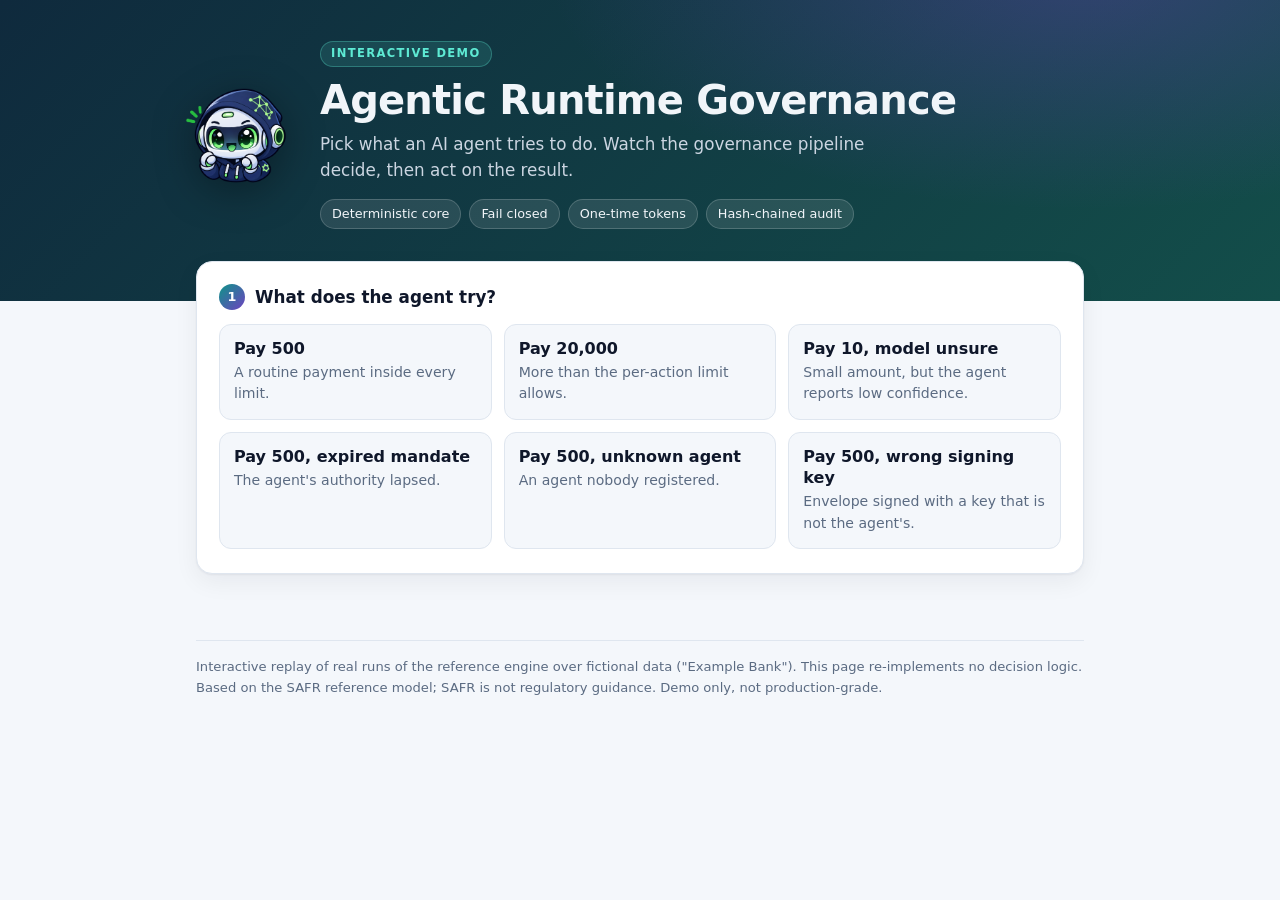
<file: docs/demo/overview/index.html>
<!doctype html>
<html lang="en">
<head>
<meta charset="utf-8">
<meta name="viewport" content="width=device-width, initial-scale=1">
<title>Agentic Runtime Governance: interactive demo</title>
<meta name="description" content="Interactive replay of real governance decisions over fictional data. Based on the SAFR reference model; not regulatory guidance.">
<style>
:root{--bg:#f4f7fb;--panel:#fff;--ink:#0f172a;--mute:#5b6b82;--line:#dfe6ef;--ok:#16a34a;--okbg:#e8f7ee;--warn:#d97706;--warnbg:#fff4e0;--bad:#dc2626;--badbg:#fdecec;--idle:#cbd5e1;--accent:#0d9488;--accent2:#6f42c1;--shadow:0 1px 2px rgba(15,23,42,.05),0 8px 24px rgba(15,23,42,.06);--hero1:#0f2a3d;--hero2:#134e4a}
@media (prefers-color-scheme:dark){:root{--bg:#0b1524;--panel:#14243a;--ink:#f1f5f9;--mute:#9db0c8;--line:#233650;--ok:#4ade80;--okbg:#10301f;--warn:#fbbf24;--warnbg:#33260c;--bad:#f87171;--badbg:#3a1717;--idle:#34475f;--accent:#2dd4bf;--accent2:#a78bfa;--shadow:0 1px 2px rgba(0,0,0,.3),0 8px 24px rgba(0,0,0,.25);--hero1:#0a1a2b;--hero2:#0f3d3a}}
*{box-sizing:border-box}
html{scroll-behavior:smooth}
body{margin:0;background:var(--bg);color:var(--ink);font:16px/1.55 Inter,"Segoe UI",system-ui,Helvetica,Arial,sans-serif;-webkit-font-smoothing:antialiased}
button{font:inherit;color:inherit;cursor:pointer}
code{font:.85em ui-monospace,SFMono-Regular,Menlo,Consolas,monospace}
.hero{background:radial-gradient(900px 400px at 85% -10%,rgba(111,66,193,.35),transparent 60%),linear-gradient(135deg,var(--hero1),var(--hero2));color:#f1f5f9;padding:40px 16px 72px}
.wrap{max-width:920px;margin:0 auto;padding:0 16px}
.hero .wrap{display:flex;gap:28px;align-items:center;flex-wrap:wrap;padding:0}
.hero img{width:112px;height:112px;object-fit:contain;filter:drop-shadow(0 8px 20px rgba(0,0,0,.35))}
.eyebrow{display:inline-block;font-size:.72rem;font-weight:700;letter-spacing:.12em;text-transform:uppercase;color:#5eead4;background:rgba(94,234,212,.12);border:1px solid rgba(94,234,212,.3);padding:3px 10px;border-radius:999px}
h1{font-size:clamp(1.7rem,4.5vw,2.5rem);line-height:1.15;margin:10px 0 8px;letter-spacing:-.02em}
.hero p{margin:0;max-width:560px;color:#cbd5e1;font-size:1.05rem}
.chips{display:flex;flex-wrap:wrap;gap:8px;margin-top:16px}
.chip{font-size:.8rem;padding:4px 11px;border-radius:999px;background:rgba(255,255,255,.1);border:1px solid rgba(255,255,255,.18)}
main{max-width:920px;margin:-40px auto 0;padding:0 16px 48px;position:relative}
.step{background:var(--panel);border:1px solid var(--line);border-radius:16px;box-shadow:var(--shadow);padding:22px 22px 24px;margin-bottom:18px}
.step h2{display:flex;align-items:center;gap:10px;font-size:1.05rem;margin:0 0 14px}
.num{display:inline-grid;place-items:center;width:26px;height:26px;border-radius:50%;background:linear-gradient(135deg,var(--accent),var(--accent2));color:#fff;font-size:.8rem;font-weight:700}
.hint{color:var(--mute);font-size:.9rem;margin:-6px 0 14px}
.cards{display:grid;grid-template-columns:repeat(auto-fill,minmax(250px,1fr));gap:12px}
.card{display:flex;gap:12px;text-align:left;background:var(--bg);border:1px solid var(--line);border-radius:12px;padding:14px;transition:transform .15s,box-shadow .15s,border-color .15s}
.card:hover{transform:translateY(-2px);border-color:var(--accent);box-shadow:var(--shadow)}
.card:focus-visible,.act:focus-visible{outline:3px solid var(--accent);outline-offset:2px}
.card[aria-pressed=true]{border-color:var(--accent);background:var(--panel);box-shadow:0 0 0 2px var(--accent),var(--shadow)}
.card b{display:block;line-height:1.3}.card span.t{color:var(--mute);font-size:.88rem;display:block;margin-top:2px}
.pipe{display:flex;flex-wrap:wrap;gap:10px}
.node{flex:1 1 120px;position:relative;text-align:center;padding:14px 8px 12px;border-radius:12px;background:var(--bg);border:1px solid var(--line);color:var(--mute);font-size:.9rem;font-weight:600;transition:all .35s;opacity:.7}
.node i{display:grid;place-items:center;width:26px;height:26px;margin:0 auto 6px;border-radius:50%;background:var(--idle);color:#fff;font-style:normal;font-size:.8rem;transition:background .35s,transform .35s}
.node.pass{background:var(--okbg);border-color:var(--ok);color:var(--ink);opacity:1}
.node.pass i{background:var(--ok);transform:scale(1.1)}
.node.stop{background:var(--badbg);border-color:var(--bad);color:var(--ink);opacity:1}
.node.stop i{background:var(--bad);transform:scale(1.1)}
.node.skip{opacity:.4;border-style:dashed}
 .steps{display:flex;flex-direction:column;gap:8px;margin-top:16px}
.srow{display:flex;gap:12px;padding:10px 14px;border-radius:10px;border:1px solid var(--line);background:var(--bg);animation:pop .3s ease-out}
.srow.pass{border-left:4px solid var(--ok)}.srow.stop{border-left:4px solid var(--bad);background:var(--badbg)}.srow.skip{border-left:4px dashed var(--idle);opacity:.7}
.srow b{display:block;font-size:.92rem}.srow span{color:var(--mute);font-size:.9rem}
.verdict{border-radius:12px;border:1px solid var(--line);border-left:6px solid var(--idle);padding:16px 18px;background:var(--bg);animation:pop .35s ease-out}
.verdict.o-auto_execute{border-left-color:var(--ok);background:var(--okbg)}
.verdict.o-escalate{border-left-color:var(--warn);background:var(--warnbg)}
.verdict.o-deny{border-left-color:var(--bad);background:var(--badbg)}
@keyframes pop{from{opacity:0;transform:translateY(6px)}to{opacity:1;transform:none}}
@media (prefers-reduced-motion:reduce){*{animation:none!important;transition:none!important}}
.vhead{display:flex;flex-wrap:wrap;align-items:center;gap:10px}
.badge{display:inline-block;padding:4px 16px;border-radius:999px;font-weight:800;font-size:1.05rem;color:#fff}
.b-auto_execute{background:var(--ok);color:#06220f}.b-escalate{background:var(--warn);color:#2a1700}.b-deny{background:var(--bad)}
.meta{color:var(--mute);font-size:.9rem}
.verdict ul{margin:12px 0 0;padding-left:20px}.verdict li{margin:4px 0}
.verdict li code{background:var(--panel);border:1px solid var(--line);border-radius:6px;padding:1px 6px}
.tw{overflow-x:auto;margin-top:14px;border-radius:10px;border:1px solid var(--line);background:var(--panel)}
table{width:100%;border-collapse:collapse;font-size:.86rem}
th{font-size:.72rem;letter-spacing:.08em;text-transform:uppercase;color:var(--mute)}
td,th{text-align:left;padding:8px 12px;border-bottom:1px solid var(--line);vertical-align:top}
tr:last-child td{border-bottom:0}
.fire{color:var(--bad);font-weight:700}.passr{color:var(--ok);font-weight:600}
.audit{margin:14px 0 0;color:var(--mute);font-size:.88rem}
.actions{display:flex;flex-direction:column;gap:10px}
.act{display:flex;justify-content:space-between;align-items:center;gap:12px;width:100%;text-align:left;background:var(--bg);border:1px solid var(--line);border-radius:10px;padding:12px 16px;transition:border-color .15s,background .15s}
.act:hover{border-color:var(--accent);background:var(--panel)}
.act::after{content:"\25B8";color:var(--accent);transition:transform .2s}
.act[aria-expanded=true]::after{transform:rotate(90deg)}
.res{margin:6px 2px 0;padding:10px 14px;border-radius:10px;font-size:.92rem;background:var(--bg);border:1px dashed var(--line)}
.res b{display:inline-block;padding:1px 9px;border-radius:6px;margin-right:6px;font-family:ui-monospace,Menlo,Consolas,monospace;font-size:.82rem}
.res p{margin:6px 0 0;color:var(--mute)}
.res b.good{background:var(--okbg);color:var(--ok)}.res b.badr{background:var(--badbg);color:var(--bad)}
.hide{display:none}
footer{max-width:920px;margin:0 auto;padding:0 16px 48px;color:var(--mute);font-size:.82rem}
footer p{border-top:1px solid var(--line);padding-top:16px;margin:0}
@media (max-width:560px){.hero{padding-bottom:64px}.step{padding:18px 16px}}
</style>
</head>
<body>
<header class="hero">
<div class="wrap">
<img src="../../assets/logo.png" alt="">
<div>
<span class="eyebrow">Interactive demo</span>
<h1>Agentic Runtime Governance</h1>
<p>Pick what an AI agent tries to do. Watch the governance pipeline decide, then act on the result.</p>
<div class="chips"><span class="chip">Deterministic core</span><span class="chip">Fail closed</span><span class="chip">One-time tokens</span><span class="chip">Hash-chained audit</span></div>
</div>
</div>
</header>
<main>
<section class="step">
<h2><span class="num">1</span>What does the agent try?</h2>
<div class="cards" id="cards"></div>
</section>

<div id="run" class="hide">
<section class="step">
<h2><span class="num">2</span>The pipeline decides</h2>
<div class="pipe" id="pipe"></div>
<div class="steps" id="steps"></div>
</section>

<section class="step">
<h2><span class="num">3</span>Verdict</h2>
<div id="verdict"></div>
</section>

<section class="step hide" id="nextbox">
<h2><span class="num">4</span>What happens next?</h2>
<p class="hint">Click an option to see the response.</p>
<div class="actions" id="next"></div>
</section>
</div>
</main>
<footer>
<p>Interactive replay of real runs of the reference engine over fictional data ("Example Bank"). This page re-implements no decision logic. Based on the SAFR reference model; SAFR is not regulatory guidance. Demo only, not production-grade.</p>
</footer>
<script>
/*DATA_START*/
const DATA = {
 "scenarios": [
  {
   "id": "within",
   "title": "Pay 500",
   "blurb": "A routine payment inside every limit.",
   "outcome": "auto_execute",
   "reasons": [],
   "stage": "engine",
   "policy": "1cf3ca59de5e",
   "controlling": [],
   "rules": [
    {
     "id": "auth-treasury-payments",
     "result": "pass",
     "inputs": {
      "action_type": "payment.initiate"
     }
    },
    {
     "id": "evidence-confidence-min",
     "result": "pass",
     "inputs": {
      "value": 0.95
     }
    },
    {
     "id": "exposure-payment-aggregate",
     "result": "pass",
     "inputs": {
      "used": 0.0,
      "amount": 500.0,
      "limit": 25000.0
     }
    },
    {
     "id": "exposure-payment-per-action",
     "result": "pass",
     "inputs": {
      "amount": 500.0,
      "limit": 10000.0
     }
    },
    {
     "id": "rate-payments",
     "result": "pass",
     "inputs": {
      "count": 0.0,
      "max_actions": 20
     }
    }
   ],
   "next": [
    {
     "label": "Rail redeems with the amount changed to 50,000",
     "why": "action mismatch",
     "status": 403,
     "code": "TOK_ACTION_MISMATCH"
    },
    {
     "label": "Rail redeems the exact action",
     "why": "ok",
     "status": 200,
     "code": "ok"
    },
    {
     "label": "Agent presents the same token again",
     "why": "replay",
     "status": 409,
     "code": "TOK_REPLAYED"
    }
   ]
  },
  {
   "id": "over",
   "title": "Pay 20,000",
   "blurb": "More than the per-action limit allows.",
   "outcome": "escalate",
   "reasons": [
    "EXP_PER_ACTION_EXCEEDED",
    "RISK_OBSERVE_THRESHOLD"
   ],
   "stage": "engine",
   "policy": "1cf3ca59de5e",
   "controlling": [
    "EXP_PER_ACTION_EXCEEDED"
   ],
   "rules": [
    {
     "id": "auth-treasury-payments",
     "result": "pass",
     "inputs": {
      "action_type": "payment.initiate"
     }
    },
    {
     "id": "evidence-confidence-min",
     "result": "pass",
     "inputs": {
      "value": 0.95
     }
    },
    {
     "id": "exposure-payment-aggregate",
     "result": "pass",
     "inputs": {
      "used": 0.0,
      "amount": 20000.0,
      "limit": 25000.0
     }
    },
    {
     "id": "exposure-payment-per-action",
     "result": "fire",
     "inputs": {
      "amount": 20000.0,
      "limit": 10000.0
     }
    },
    {
     "id": "rate-payments",
     "result": "pass",
     "inputs": {
      "count": 0.0,
      "max_actions": 20
     }
    }
   ],
   "next": [
    {
     "label": "Intern (limit 100) tries to approve",
     "why": "authority",
     "status": 403,
     "code": "ESC_AUTHORITY_EXCEEDED"
    },
    {
     "label": "Senior reviewer approves",
     "why": "approved",
     "status": 200,
     "code": "APPROVED"
    },
    {
     "label": "Rail redeems the approved token",
     "why": "ok",
     "status": 200,
     "code": "ok"
    },
    {
     "label": "Reviewer modifies the amount to 400",
     "why": "modified",
     "status": 200,
     "code": "auto_execute"
    },
    {
     "label": "Nobody reviews it in time",
     "why": "timeout",
     "status": 200,
     "code": "TIMED_OUT"
    }
   ]
  },
  {
   "id": "doubt",
   "title": "Pay 10, model unsure",
   "blurb": "Small amount, but the agent reports low confidence.",
   "outcome": "escalate",
   "reasons": [
    "EVD_CONFIDENCE_BELOW"
   ],
   "stage": "engine",
   "policy": "1cf3ca59de5e",
   "controlling": [
    "EVD_CONFIDENCE_BELOW"
   ],
   "rules": [
    {
     "id": "auth-treasury-payments",
     "result": "pass",
     "inputs": {
      "action_type": "payment.initiate"
     }
    },
    {
     "id": "evidence-confidence-min",
     "result": "fire",
     "inputs": {
      "value": 0.4,
      "minimum": 0.8
     }
    },
    {
     "id": "exposure-payment-aggregate",
     "result": "pass",
     "inputs": {
      "used": 0.0,
      "amount": 10.0,
      "limit": 25000.0
     }
    },
    {
     "id": "exposure-payment-per-action",
     "result": "pass",
     "inputs": {
      "amount": 10.0,
      "limit": 10000.0
     }
    },
    {
     "id": "rate-payments",
     "result": "pass",
     "inputs": {
      "count": 0.0,
      "max_actions": 20
     }
    }
   ],
   "next": []
  },
  {
   "id": "expired",
   "title": "Pay 500, expired mandate",
   "blurb": "The agent's authority lapsed.",
   "outcome": "deny",
   "reasons": [
    "MND_EXPIRED"
   ],
   "stage": "mandate",
   "policy": "1cf3ca59de5e",
   "controlling": [
    "MND_EXPIRED"
   ],
   "rules": [],
   "next": []
  },
  {
   "id": "ghost",
   "title": "Pay 500, unknown agent",
   "blurb": "An agent nobody registered.",
   "outcome": "deny",
   "reasons": [
    "IDN_AGENT_UNKNOWN"
   ],
   "stage": "identity",
   "policy": "1cf3ca59de5e",
   "controlling": [
    "IDN_AGENT_UNKNOWN"
   ],
   "rules": [],
   "next": []
  },
  {
   "id": "forged",
   "title": "Pay 500, wrong signing key",
   "blurb": "Envelope signed with a key that is not the agent's.",
   "outcome": "deny",
   "reasons": [
    "IDN_SIGNATURE_INVALID"
   ],
   "stage": "identity",
   "policy": "1cf3ca59de5e",
   "controlling": [
    "IDN_SIGNATURE_INVALID"
   ],
   "rules": [],
   "next": []
  }
 ]
};
/*DATA_END*/
const STAGES=[["validate","Validate"],["identity","Identity"],["mandate","Mandate"],["engine","Controls"],["verdict","Verdict"],["audit","Audit log"]];
const EXPLAIN={
 EXP_PER_ACTION_EXCEEDED:"The amount is above the per-action limit.",
 RISK_OBSERVE_THRESHOLD:"The risk score is high enough to be watched closely.",
 EVD_CONFIDENCE_BELOW:"The agent reported less confidence than the policy requires.",
 MND_EXPIRED:"The mandate that grants this agent authority has expired.",
 IDN_AGENT_UNKNOWN:"No such agent is registered.",
 IDN_SIGNATURE_INVALID:"The envelope was not signed with the agent's registered key.",
 TOK_ACTION_MISMATCH:"The token was issued for a different action than the one presented.",
 TOK_REPLAYED:"A one-time token was already used.",
 ESC_AUTHORITY_EXCEEDED:"The reviewer's own authority limit is below this amount.",
 ok:"Accepted.",APPROVED:"Approved. A one-time token is issued.",TIMED_OUT:"Unreviewed in time, so the default applies: blocked.",auto_execute:"Re-entered the full pipeline and passed on its own."
};
const COMMON={
 validate:"The request arrives as a signed envelope: who is asking, which action, and for how much. The gateway first checks it is complete and well-formed.",
 identity:"The gateway looks the agent up in the registry and checks the signature against the key registered for it. This proves the request really comes from that agent and was not changed on the way.",
 mandate:"The agent's mandate is its written permission slip. The gateway finds it, checks it is still valid, and checks that it covers payments.",
 audit:"The decision and its reasons are added to the audit log. Each entry is chained to the one before by a hash, so changing the past would be noticed. Every outcome is logged, including refusals."
};
const STORY={
 within:{engine:"Five controls look at the payment: is this agent allowed to pay, is the model confident enough (0.95), is 500 under the 10,000 per-payment limit, is the running total (500 of 25,000) fine, and is the agent not acting too often. None objects.",
  verdict:"No control objects, so no human is needed. The system issues a one-time token that is tied to exactly this payment."},
 over:{engine:"Every control passes except one: 20,000 is above the 10,000 per-payment limit. One objection is enough to stop automatic execution.",
  verdict:"Going over a limit is not forbidden, it just needs a person. So the payment is held (Escalate) until a human reviewer decides. No token is issued yet."},
 doubt:{engine:"The amount is tiny and within every limit. But the agent reports 0.4 confidence and the policy wants at least 0.8. A model that is unsure should not move money alone.",
  verdict:"Because of the doubt, the payment is held (Escalate) for a human to look at, even though the amount is small."},
 expired:{mandate:"The mandate's end date has passed. An agent without valid authority cannot act, however small the amount.",
  engine:"Not reached. There is no point checking limits for an agent that has no authority.",
  verdict:"Denied. The system fails closed: if authority cannot be shown, nothing runs."},
 ghost:{identity:"No agent with this ID is in the registry. Unknown means no authority, so the check fails right here.",
  mandate:"Not reached. Without a known agent there is no mandate to look up.",engine:"Not reached. The request was stopped earlier.",
  verdict:"Denied. The system fails closed: an unknown caller gets nothing."},
 forged:{identity:"The agent exists, but the signature does not match the key registered for it. Someone else may be pretending to be this agent, or the message was altered.",
  mandate:"Not reached. The sender was not proven, so its mandate is not even looked at.",engine:"Not reached. The request was stopped earlier.",
  verdict:"Denied. The system fails closed: a message it cannot trust is refused."}
};
const RULEQ={"auth-treasury-payments":"Is this agent allowed to make payments?","evidence-confidence-min":"Is the agent confident enough?","exposure-payment-aggregate":"Does the running total stay under its cap?","exposure-payment-per-action":"Is this single payment under the limit?","rate-payments":"Is the agent acting too often?"};
const WHY={
 "action mismatch":"The rail checks the token against the payment it is asked to make. The token was issued for 500, so a 50,000 payment does not match and is refused. A token cannot be reused for a different action.",
 ok:"The payment matches what was approved, so the rail accepts it. The token is now used up.",
 replay:"The token was already used. One-time means one time, so a copied or stolen token is useless.",
 authority:"Reviewers have limits too. The intern may approve up to 100 and this payment is 20,000, so the approval is refused. People are governed by the same rules as agents.",
 approved:"A senior reviewer with enough authority approves and leaves a note. Now a one-time token is issued, as in the first example.",
 modified:"Instead of approving, the reviewer lowers the amount to 400. The changed payment goes through the whole pipeline again and passes on its own. A human cannot skip the controls.",
 timeout:"Nobody answered in time. An unanswered request is never treated as a yes, so the payment is blocked."
};
const OUT={auto_execute:"Auto-Execute",escalate:"Escalate",deny:"Deny"};
const $=id=>document.getElementById(id);
const el=(t,c,x)=>{const e=document.createElement(t);if(c)e.className=c;if(x!==undefined)e.textContent=x;return e};
let timer=null;
function renderCards(){
 DATA.scenarios.forEach((s,i)=>{
  const b=el("button","card");b.setAttribute("aria-pressed","false");
  const tx=el("div");tx.append(el("b",0,s.title),el("span","t",s.blurb));
  b.append(tx);
  b.onclick=()=>{document.querySelectorAll(".card").forEach(c=>c.setAttribute("aria-pressed","false"));b.setAttribute("aria-pressed","true");play(s)};
  $("cards").append(b);
 });
}
function stageStates(s){
 // identity/mandate rejections stop the pipeline there; everything else reaches the engine
 const stopAt=s.stage==="identity"?1:s.stage==="mandate"?2:-1;
 return STAGES.map((_,i)=>{
  if(stopAt<0)return "pass";
  if(i<stopAt)return "pass";
  if(i===stopAt)return "stop";
  return i>=4?"pass":"skip";
 });
}
function play(s){
 clearTimeout(timer);
 $("run").classList.remove("hide");$("nextbox").classList.add("hide");$("verdict").replaceChildren();
 const pipe=$("pipe");pipe.replaceChildren();
 const nodes=STAGES.map(([,l],k)=>{const n=el("div","node");n.append(el("i",0,k+1),document.createTextNode(l));pipe.append(n);return n});
 const st=stageStates(s);let i=0;
 const steps=$("steps");steps.replaceChildren();
 (function step(){
  if(i<nodes.length){
   nodes[i].classList.add(st[i]);
   const [key,label]=STAGES[i];
   const txt=(STORY[s.id]||{})[key]||COMMON[key]||"";
   const r=el("div","srow "+st[i]);const d=el("div");d.append(el("b",0,(i+1)+". "+label),el("span",0,txt));r.append(d);steps.append(r);
   i++;timer=setTimeout(step,420)}else showVerdict(s);
 })();
}
function showVerdict(s){
 const v0=$("verdict");v0.replaceChildren();
 const v=el("div","verdict o-"+s.outcome);v0.append(v);
 const head=el("div","vhead");
 const b=el("span","badge b-"+s.outcome,OUT[s.outcome]||s.outcome);
 head.append(b,el("span","meta","decided at the "+s.stage+" stage \u00b7 policy "+s.policy));
 v.append(head);
 if(s.reasons.length){
  const ul=el("ul");
  s.reasons.forEach(r=>{const li=el("li");li.append(el("code",0,r),document.createTextNode(" "+(EXPLAIN[r]||"")));ul.append(li)});
  v.append(ul);
 }else v.append(el("p",0,"No control objected. The action may proceed with a one-time token."));
 if(s.rules.length){
  const t=el("table");const hr=el("tr");["Control","Question","Result","Inputs"].forEach(h=>hr.append(el("th",0,h)));t.append(hr);
  s.rules.forEach(r=>{const tr=el("tr");
   tr.append(el("td",0,r.id),el("td",0,RULEQ[r.id]||""),el("td",r.result==="fire"?"fire":"passr",r.result));
   const c=el("td");c.append(el("code",0,JSON.stringify(r.inputs)));tr.append(c);t.append(tr)});
  const tw=el("div","tw");tw.append(t);v.append(tw);
 }
 v.append(el("p","audit","Written to the hash-chained audit log, whatever the outcome."));
 const nx=$("next");nx.replaceChildren();
 if(s.next.length){
  s.next.forEach(a=>{
   const w=el("div");const btn=el("button","act",a.label);const res=el("div","res hide");
   const good=a.status===200;
   const bold=el("b",good?"good":"badr",a.status+" "+a.code);
   res.append(bold,document.createTextNode(EXPLAIN[a.code]||""));
   if(WHY[a.why])res.append(el("p",0,WHY[a.why]));
   btn.setAttribute("aria-expanded","false");
   btn.onclick=()=>{const h=res.classList.toggle("hide");btn.setAttribute("aria-expanded",String(!h))};
   w.append(btn,res);nx.append(w);
  });
  $("nextbox").classList.remove("hide");
 }
}
renderCards();
</script>
</body>
</html>
</file>
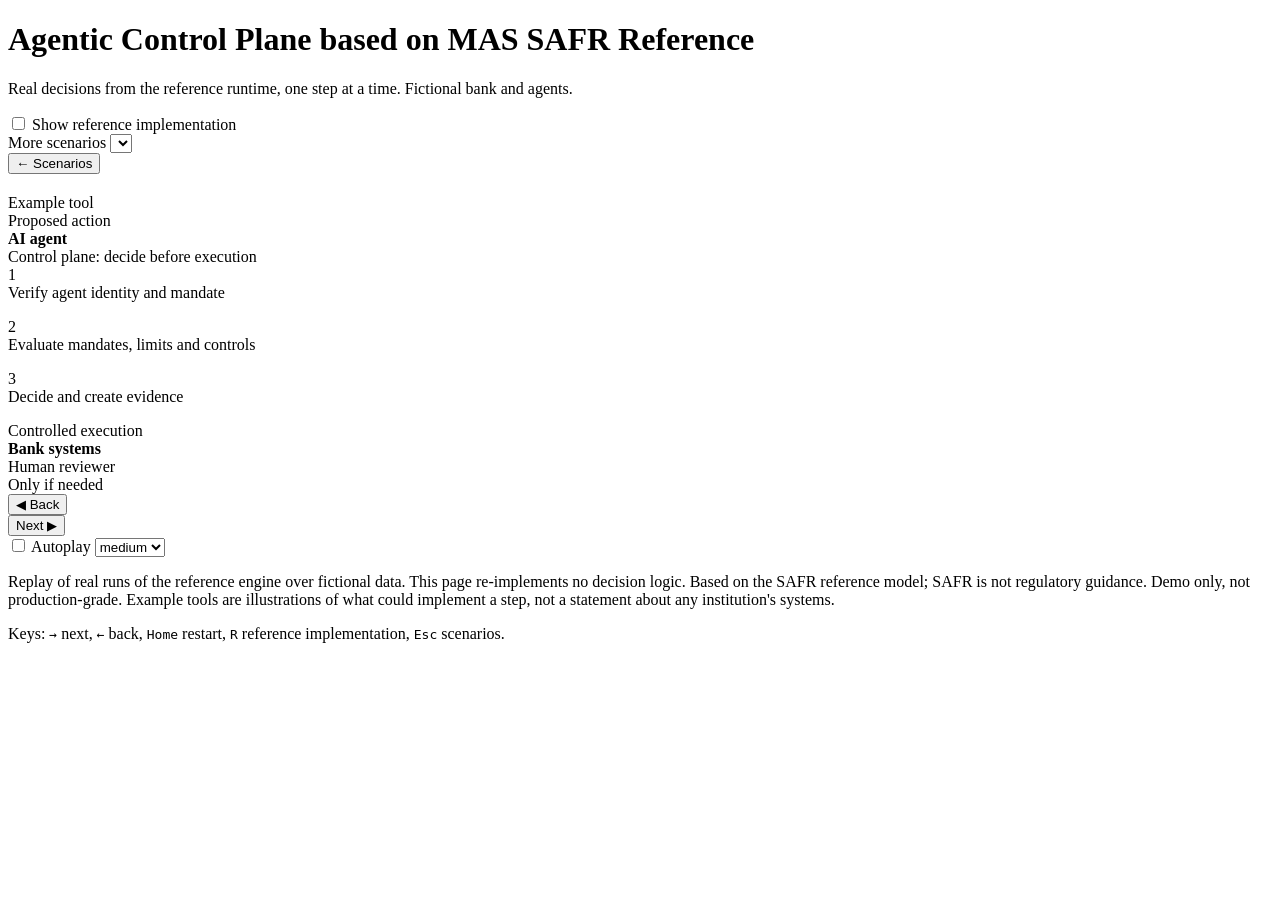
<file: demo/web/internal_agents/page.html>
<!doctype html>
<html lang="en">
<head>
<meta charset="utf-8">
<meta name="viewport" content="width=device-width, initial-scale=1">
<title>Agentic Control Plane based on MAS SAFR Reference</title>
<meta name="description" content="Step-by-step replay of real governance decisions for internal finance and operations agents, over fictional data. Based on the SAFR reference model; not regulatory guidance.">
<style>
/*STYLE*/
</style>
</head>
<body>
<header class="top">
<div class="wrap bar">
<div>
<h1>Agentic Control Plane based on MAS SAFR Reference</h1>
<p class="sub">Real decisions from the reference runtime, one step at a time. Fictional bank and agents.</p>
</div>
<label class="switch"><input type="checkbox" id="refmode"> Show reference implementation</label>
</div>
</header>
<main class="wrap">
<section id="picker" aria-label="Scenarios">
<div class="grid" id="grid"></div>
<label class="more">More scenarios <select id="more"></select></label>
</section>
<section id="stage" class="hide">
<div class="scn-bar"><button id="change" class="ghost">&larr; Scenarios</button><span id="scn-title"></span><span id="act" class="actchip hide"></span></div>
<div class="caption">
<div><h2 id="head"></h2><p id="sub"></p></div>
<div class="tool"><span>Example tool</span><b id="tool"></b></div>
</div>
<div class="diagram" id="diagram">
<div class="card agent" id="agent"><div class="lbl">Proposed action</div><b>AI agent</b><div class="who" id="agent-name"></div><div class="ask" id="agent-ask"></div></div>
<div class="plane" id="plane">
<div class="plane-h">Control plane: decide before execution</div>
<div class="pbox" id="b1"><div class="num">1</div><div class="pbody"><div class="pt">Verify agent identity and mandate</div><ul class="rows"></ul></div></div>
<div class="pbox" id="b2"><div class="num">2</div><div class="pbody"><div class="pt">Evaluate mandates, limits and controls</div><ul class="rows"></ul></div></div>
<div class="pbox" id="b3"><div class="num">3</div><div class="pbody"><div class="pt">Decide and create evidence</div><ul class="rows"></ul></div></div>
</div>
<div class="side">
<div class="card sys" id="system"><div class="lbl">Controlled execution</div><b>Bank systems</b><div class="stext" id="system-text"></div></div>
<div class="card rev" id="review"><div class="lbl">Human reviewer</div><div class="stext" id="review-text">Only if needed</div></div>
</div>
<div class="packet" id="packet"></div>
</div>
<div class="disp" id="disp"></div>
<section id="ref" class="ref hide" aria-label="Reference implementation"></section>
</section>
</main>
<nav class="ctl hide" id="ctl" aria-label="Step controls">
<div class="wrap ctlrow">
<button id="prev" class="nav">&#9664; Back</button>
<div class="mid"><div class="dots" id="dots"></div><div class="count" id="count"></div></div>
<button id="next" class="nav primary">Next &#9654;</button>
<div class="auto"><label><input type="checkbox" id="auto"> Autoplay</label>
<select id="speed" aria-label="Autoplay speed"><option value="12000">slow</option><option value="8000" selected>medium</option><option value="5000">faster</option></select></div>
</div>
</nav>
<footer class="wrap foot">
<p>Replay of real runs of the reference engine over fictional data. This page re-implements no decision logic. Based on the SAFR reference model; SAFR is not regulatory guidance. Demo only, not production-grade. Example tools are illustrations of what could implement a step, not a statement about any institution's systems.</p>
<p class="keys">Keys: <kbd>&rarr;</kbd> next, <kbd>&larr;</kbd> back, <kbd>Home</kbd> restart, <kbd>R</kbd> reference implementation, <kbd>Esc</kbd> scenarios.</p>
</footer>
<script>
/*DATA_START*/
const DATA = {};
/*DATA_END*/
/*SCRIPT*/
</script>
</body>
</html>
</file>
